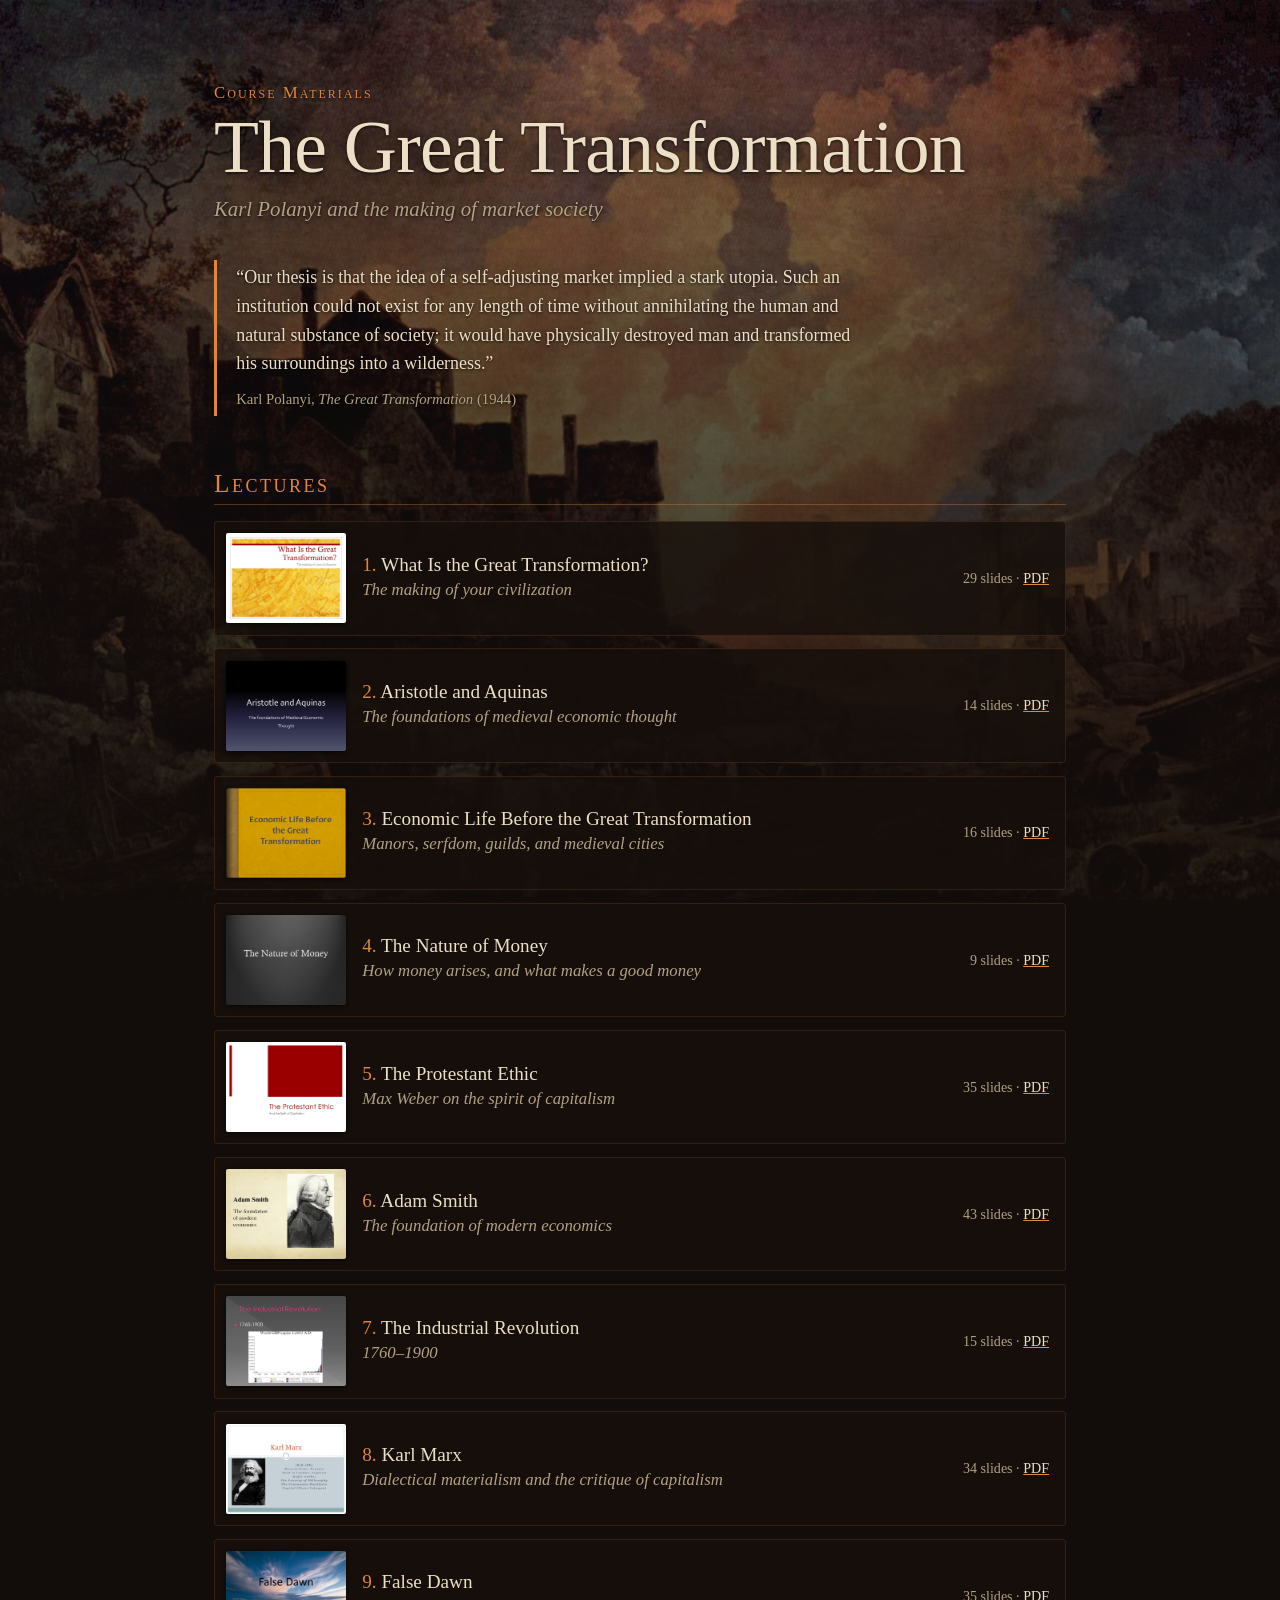
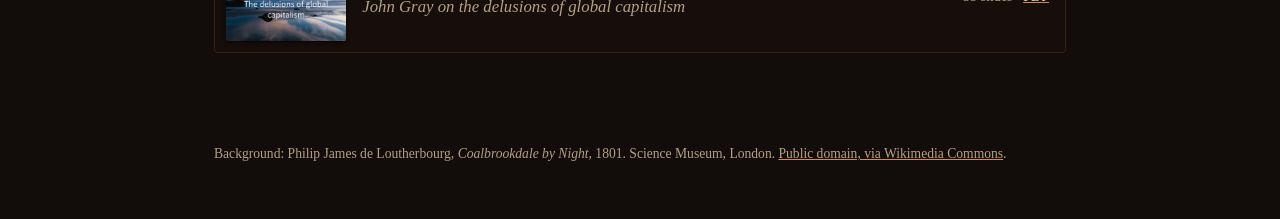
<file: index.html>
<!DOCTYPE html>
<html lang="en">
<head>
  <meta charset="utf-8">
  <meta name="viewport" content="width=device-width, initial-scale=1">
  <title>The Great Transformation</title>
  <meta name="description" content="Slides for a course on Karl Polanyi's The Great Transformation and the making of market society.">
  <link rel="stylesheet" href="style.css">
</head>
<body>
  <header class="hero">
    <p class="kicker">Course Materials</p>
    <h1>The Great Transformation</h1>
    <p class="subtitle">Karl Polanyi and the making of market society</p>
    <blockquote>
      <p>&ldquo;Our thesis is that the idea of a self-adjusting market implied
      a stark utopia. Such an institution could not exist for any length of
      time without annihilating the human and natural substance of society;
      it would have physically destroyed man and transformed his
      surroundings into a wilderness.&rdquo;</p>
      <cite>Karl Polanyi, <em>The Great Transformation</em> (1944)</cite>
    </blockquote>
  </header>

  <main>
    <h2>Lectures</h2>
    <ol class="decks">
      <li>
        <a href="WhatIsGT.html">
          <img src="WhatIsGT/slide-01.jpg" width="1200" height="900" alt="" loading="lazy">
          <span class="text">
            <span class="title">What Is the Great Transformation?</span>
            <span class="blurb">The making of your civilization</span>
          </span>
        </a>
        <span class="meta">29 slides &middot; <a href="WhatIsGT.pdf">PDF</a></span>
      </li>
      <li>
        <a href="AristotleAquinas.html">
          <img src="AristotleAquinas/slide-01.jpg" width="1200" height="900" alt="" loading="lazy">
          <span class="text">
            <span class="title">Aristotle and Aquinas</span>
            <span class="blurb">The foundations of medieval economic thought</span>
          </span>
        </a>
        <span class="meta">14 slides &middot; <a href="AristotleAquinas.pdf">PDF</a></span>
      </li>
      <li>
        <a href="MiddleAges.html">
          <img src="MiddleAges/slide-01.jpg" width="1200" height="900" alt="" loading="lazy">
          <span class="text">
            <span class="title">Economic Life Before the Great Transformation</span>
            <span class="blurb">Manors, serfdom, guilds, and medieval cities</span>
          </span>
        </a>
        <span class="meta">16 slides &middot; <a href="MiddleAges.pdf">PDF</a></span>
      </li>
      <li>
        <a href="Money.html">
          <img src="Money/slide-01.jpg" width="1200" height="900" alt="" loading="lazy">
          <span class="text">
            <span class="title">The Nature of Money</span>
            <span class="blurb">How money arises, and what makes a good money</span>
          </span>
        </a>
        <span class="meta">9 slides &middot; <a href="Money.pdf">PDF</a></span>
      </li>
      <li>
        <a href="ProtestantEthic.html">
          <img src="ProtestantEthic/slide-01.jpg" width="1200" height="900" alt="" loading="lazy">
          <span class="text">
            <span class="title">The Protestant Ethic</span>
            <span class="blurb">Max Weber on the spirit of capitalism</span>
          </span>
        </a>
        <span class="meta">35 slides &middot; <a href="ProtestantEthic.pdf">PDF</a></span>
      </li>
      <li>
        <a href="AdamSmith.html">
          <img src="AdamSmith/slide-01.jpg" width="1200" height="900" alt="" loading="lazy">
          <span class="text">
            <span class="title">Adam Smith</span>
            <span class="blurb">The foundation of modern economics</span>
          </span>
        </a>
        <span class="meta">43 slides &middot; <a href="AdamSmith.pdf">PDF</a></span>
      </li>
      <li>
        <a href="IndustrialRevolution.html">
          <img src="IndustrialRevolution/slide-01.jpg" width="1200" height="900" alt="" loading="lazy">
          <span class="text">
            <span class="title">The Industrial Revolution</span>
            <span class="blurb">1760&ndash;1900</span>
          </span>
        </a>
        <span class="meta">15 slides &middot; <a href="IndustrialRevolution.pdf">PDF</a></span>
      </li>
      <li>
        <a href="Marx.html">
          <img src="Marx/slide-01.jpg" width="1200" height="900" alt="" loading="lazy">
          <span class="text">
            <span class="title">Karl Marx</span>
            <span class="blurb">Dialectical materialism and the critique of capitalism</span>
          </span>
        </a>
        <span class="meta">34 slides &middot; <a href="Marx.pdf">PDF</a></span>
      </li>
      <li>
        <a href="FalseDawn.html">
          <img src="FalseDawn/slide-01.jpg" width="1200" height="900" alt="" loading="lazy">
          <span class="text">
            <span class="title">False Dawn</span>
            <span class="blurb">John Gray on the delusions of global capitalism</span>
          </span>
        </a>
        <span class="meta">35 slides &middot; <a href="FalseDawn.pdf">PDF</a></span>
      </li>
    </ol>
  </main>

  <footer>
    <p>
      Background: Philip James de Loutherbourg,
      <em>Coalbrookdale by Night</em>, 1801. Science Museum, London.
      <a href="https://commons.wikimedia.org/wiki/File:Philipp_Jakob_Loutherbourg_d._J._002.jpg">Public domain, via Wikimedia Commons</a>.
    </p>
  </footer>
</body>
</html>
</file>
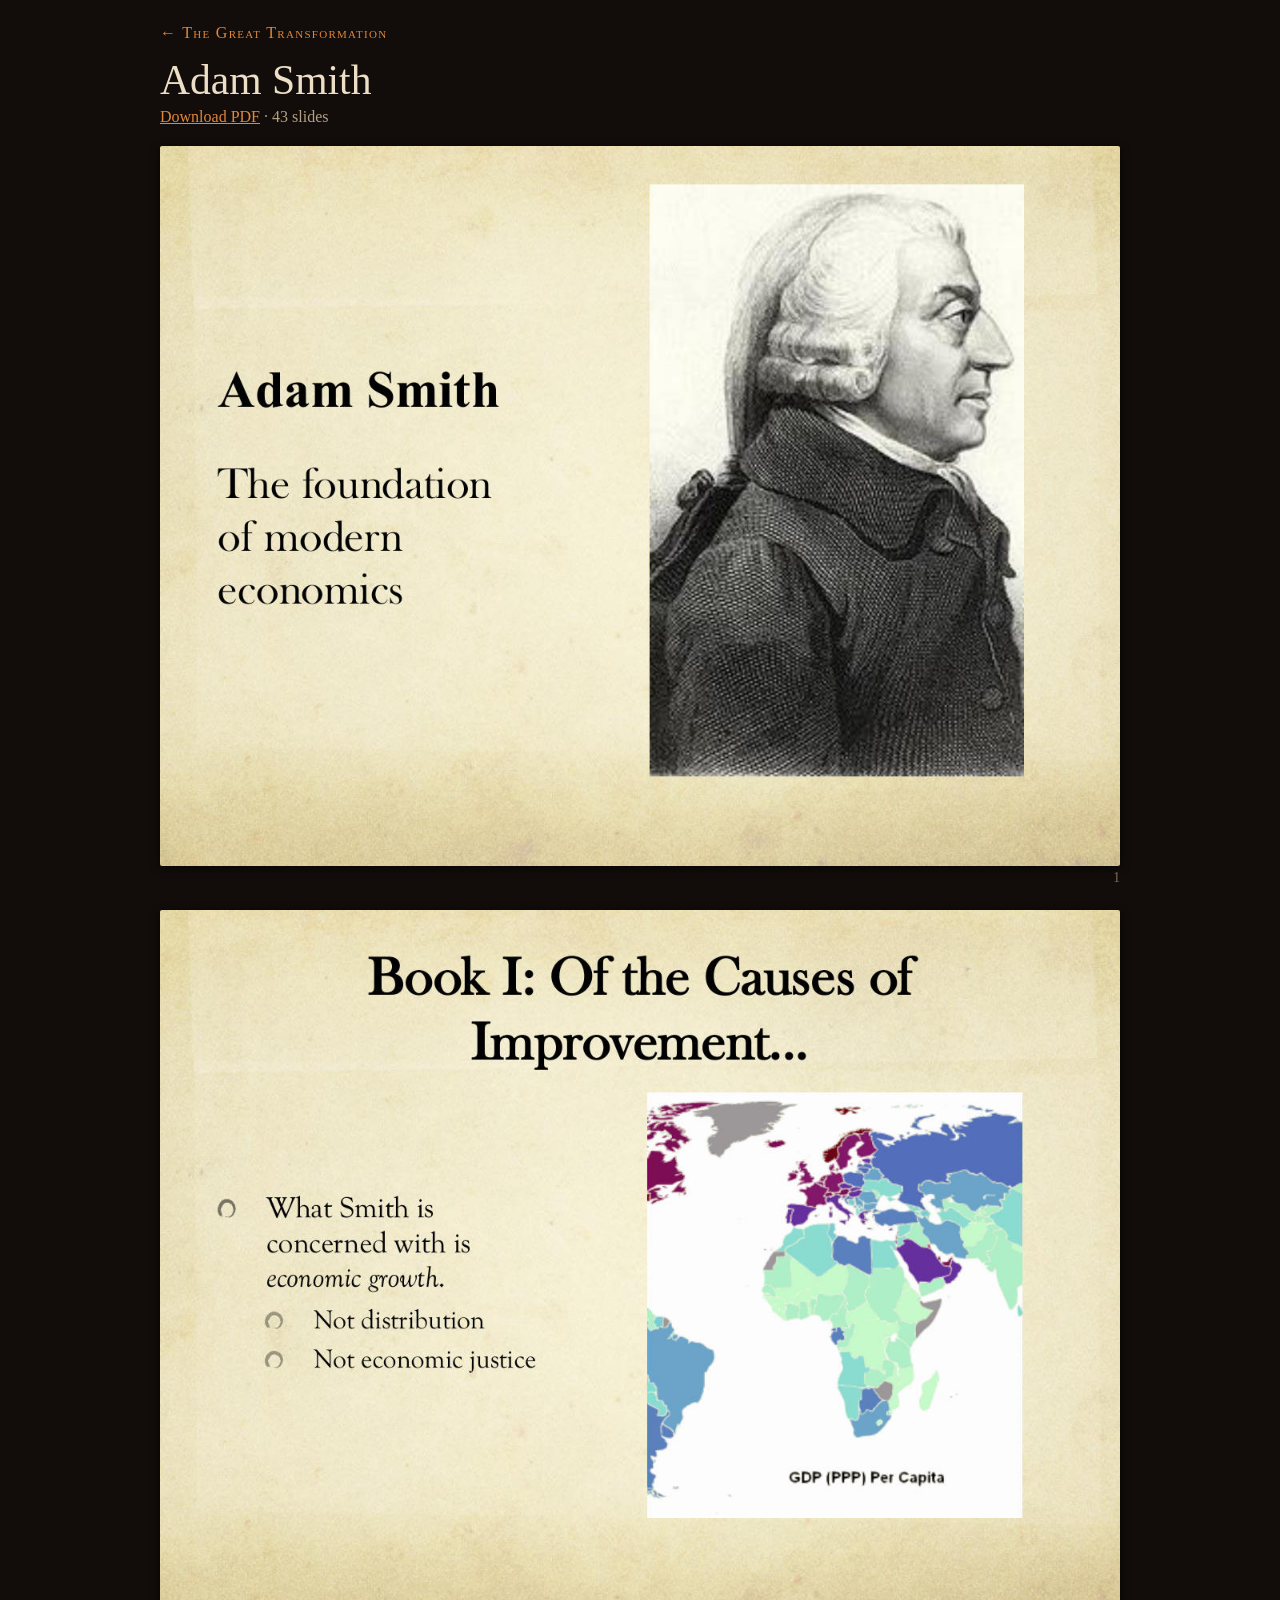
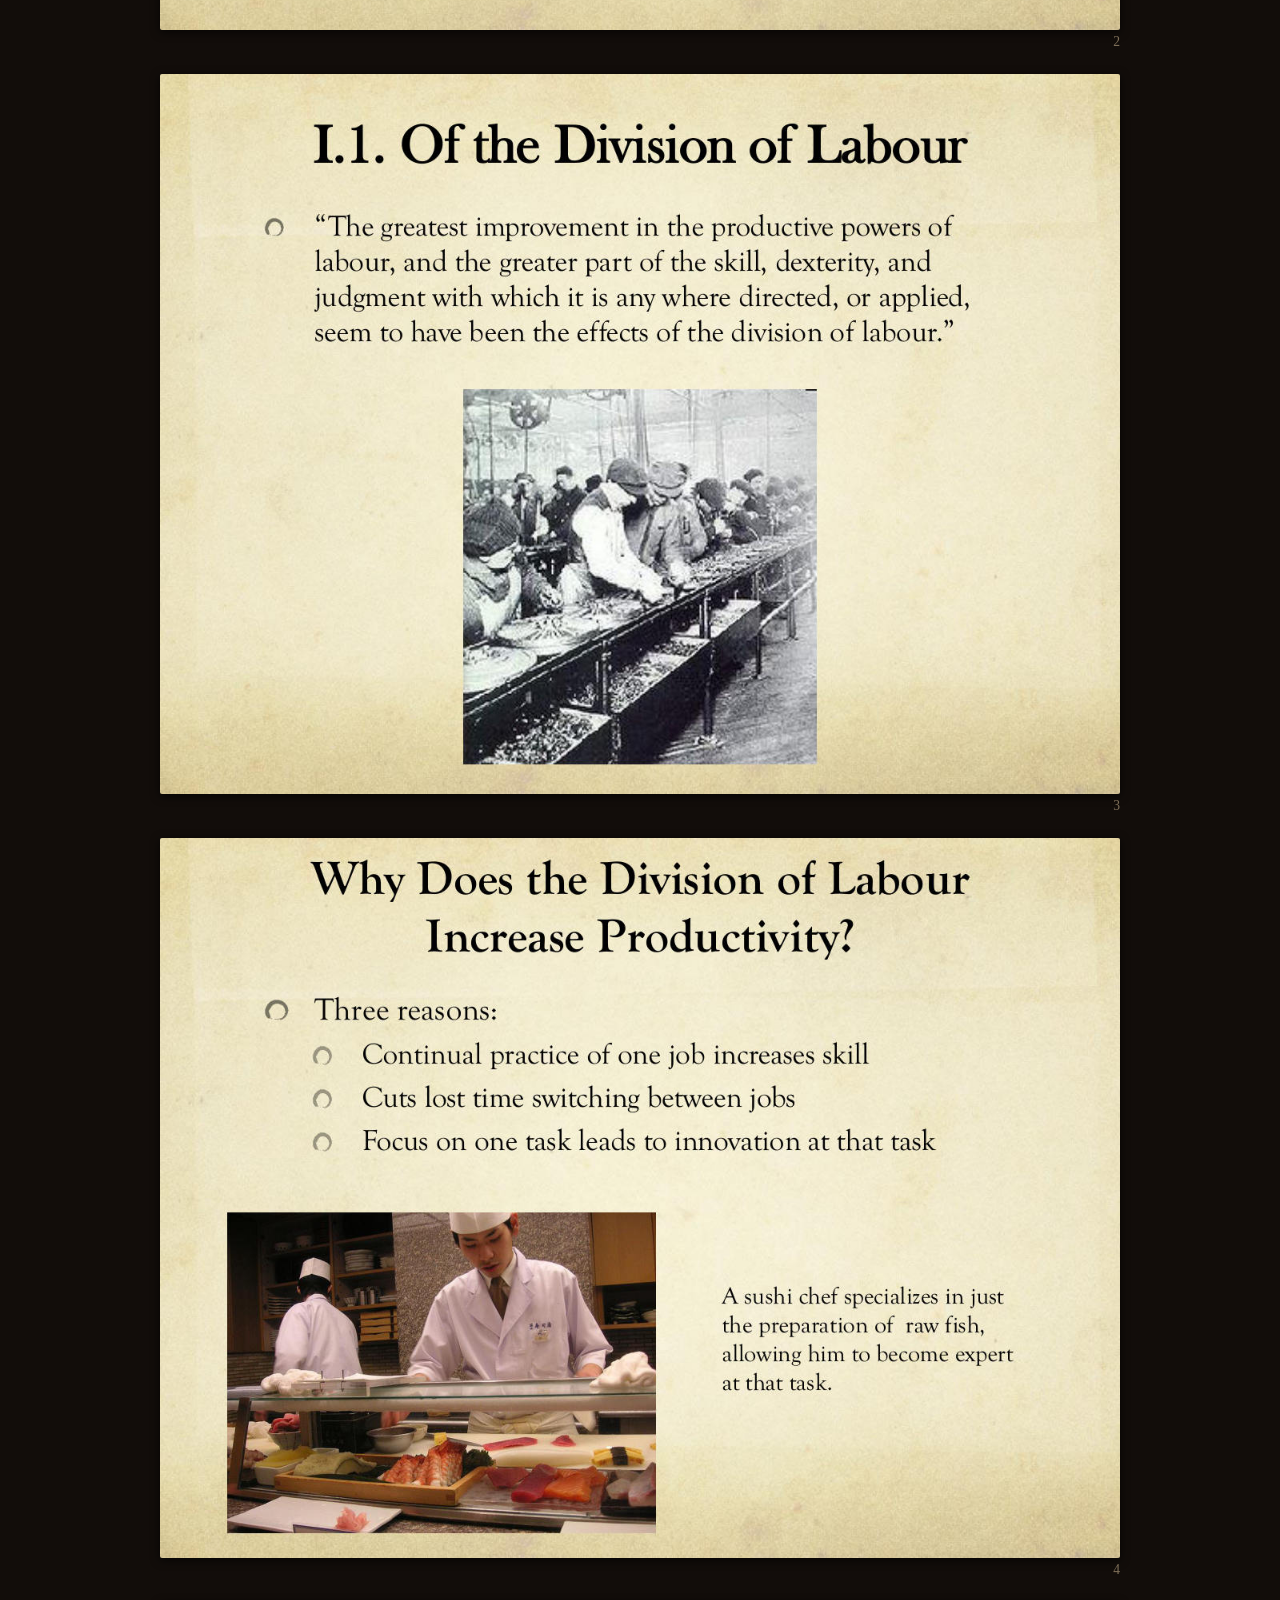
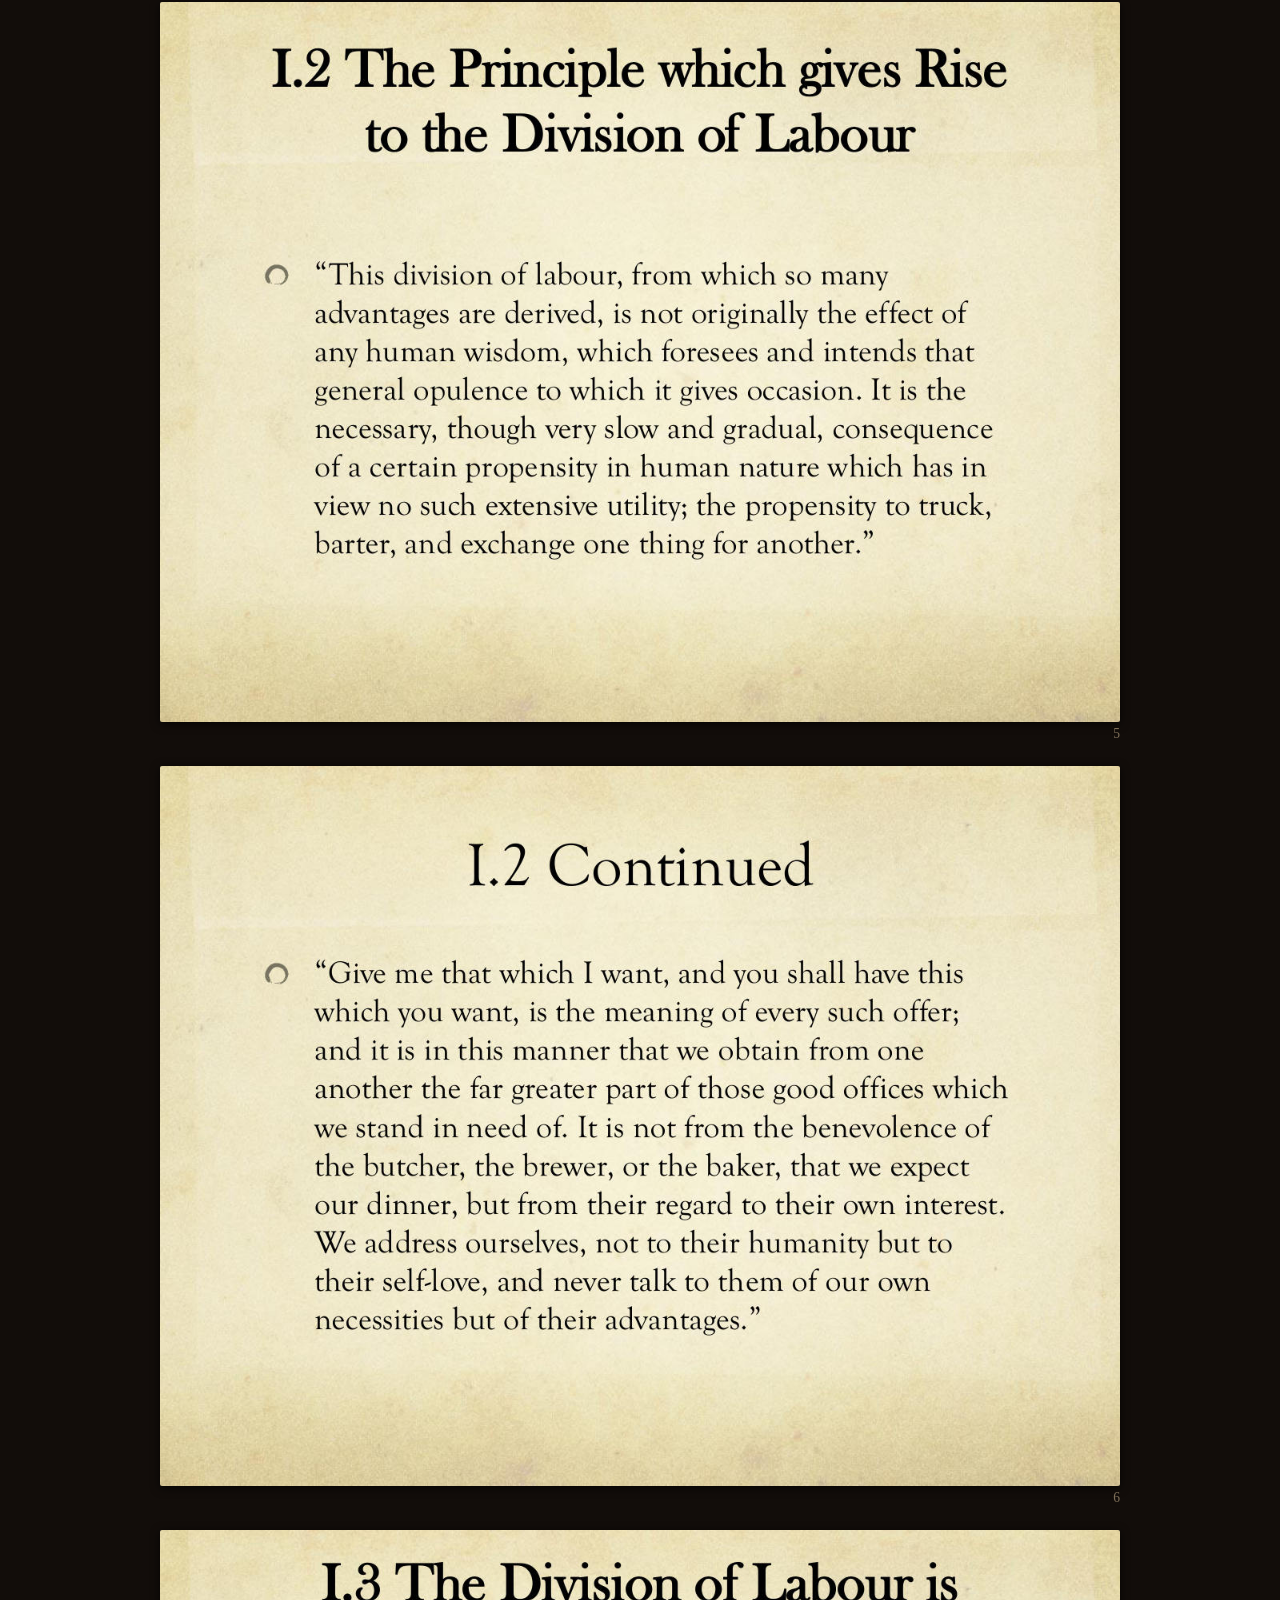
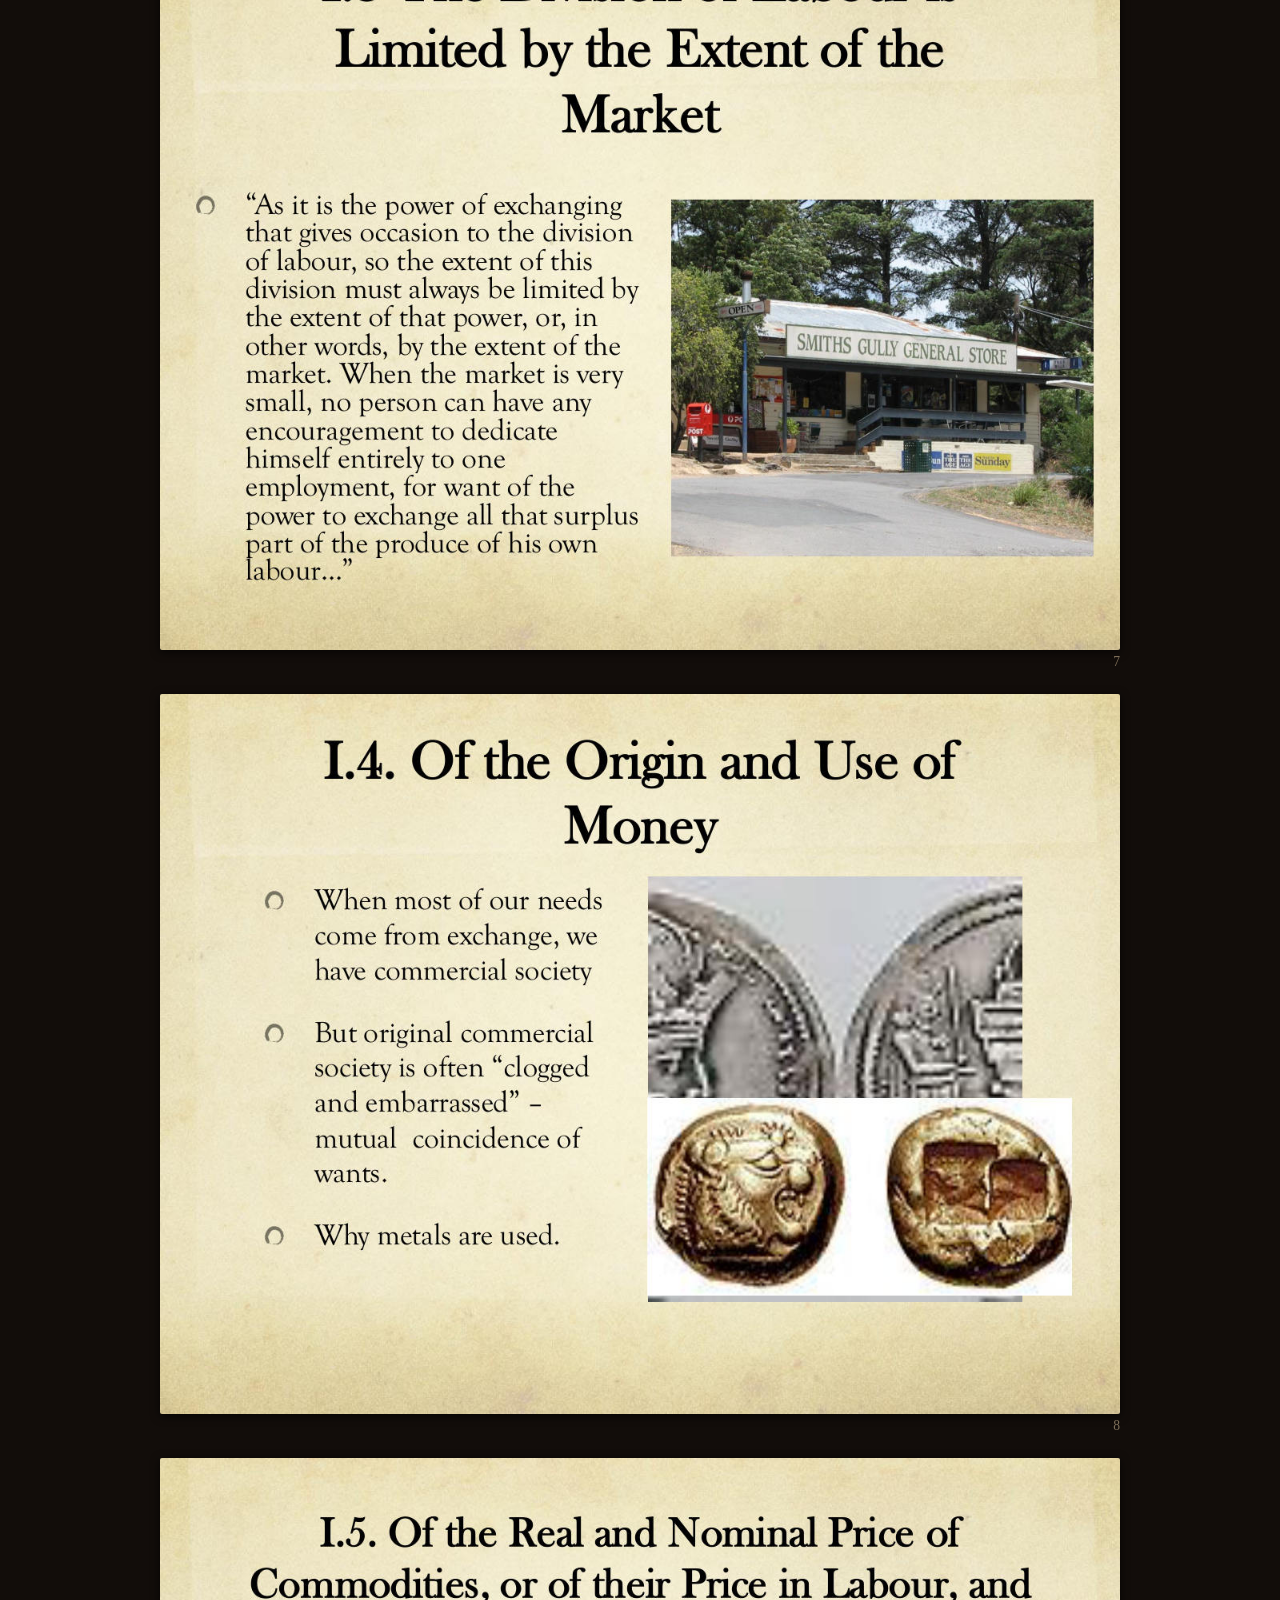
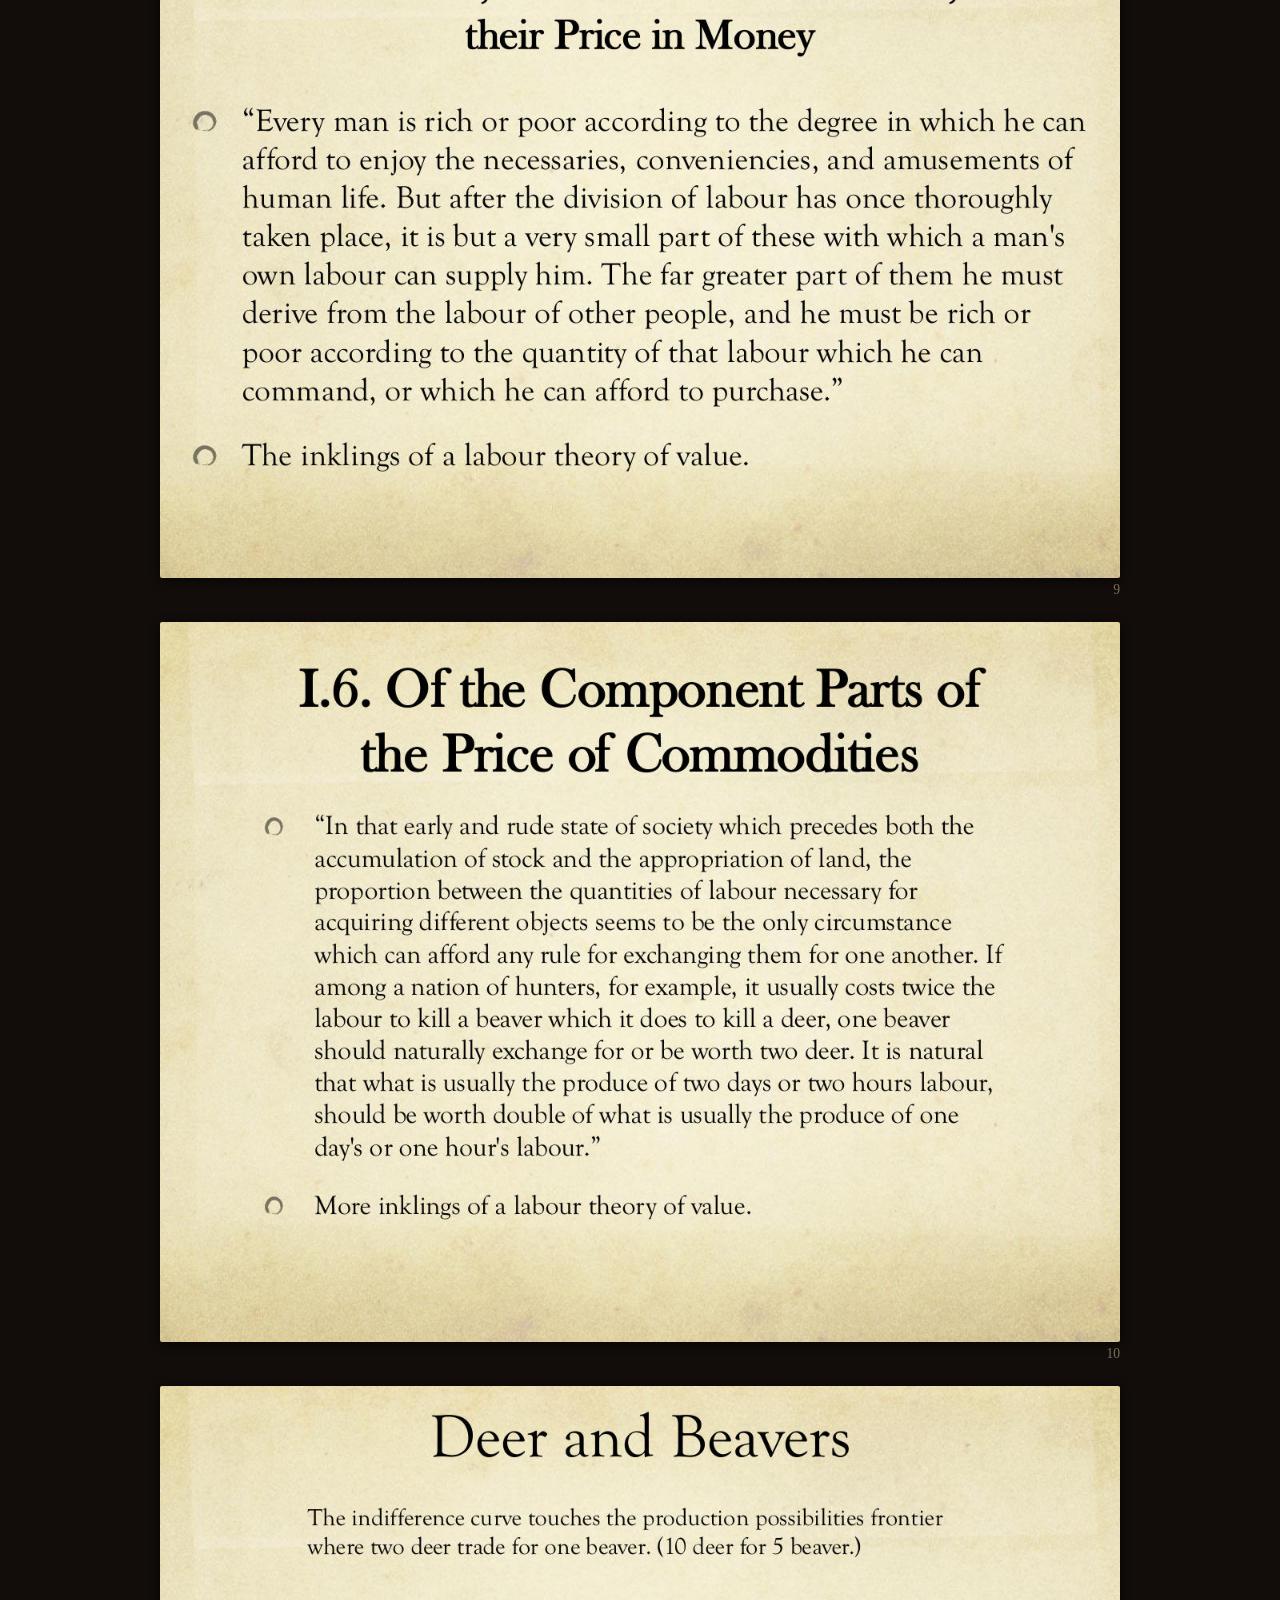
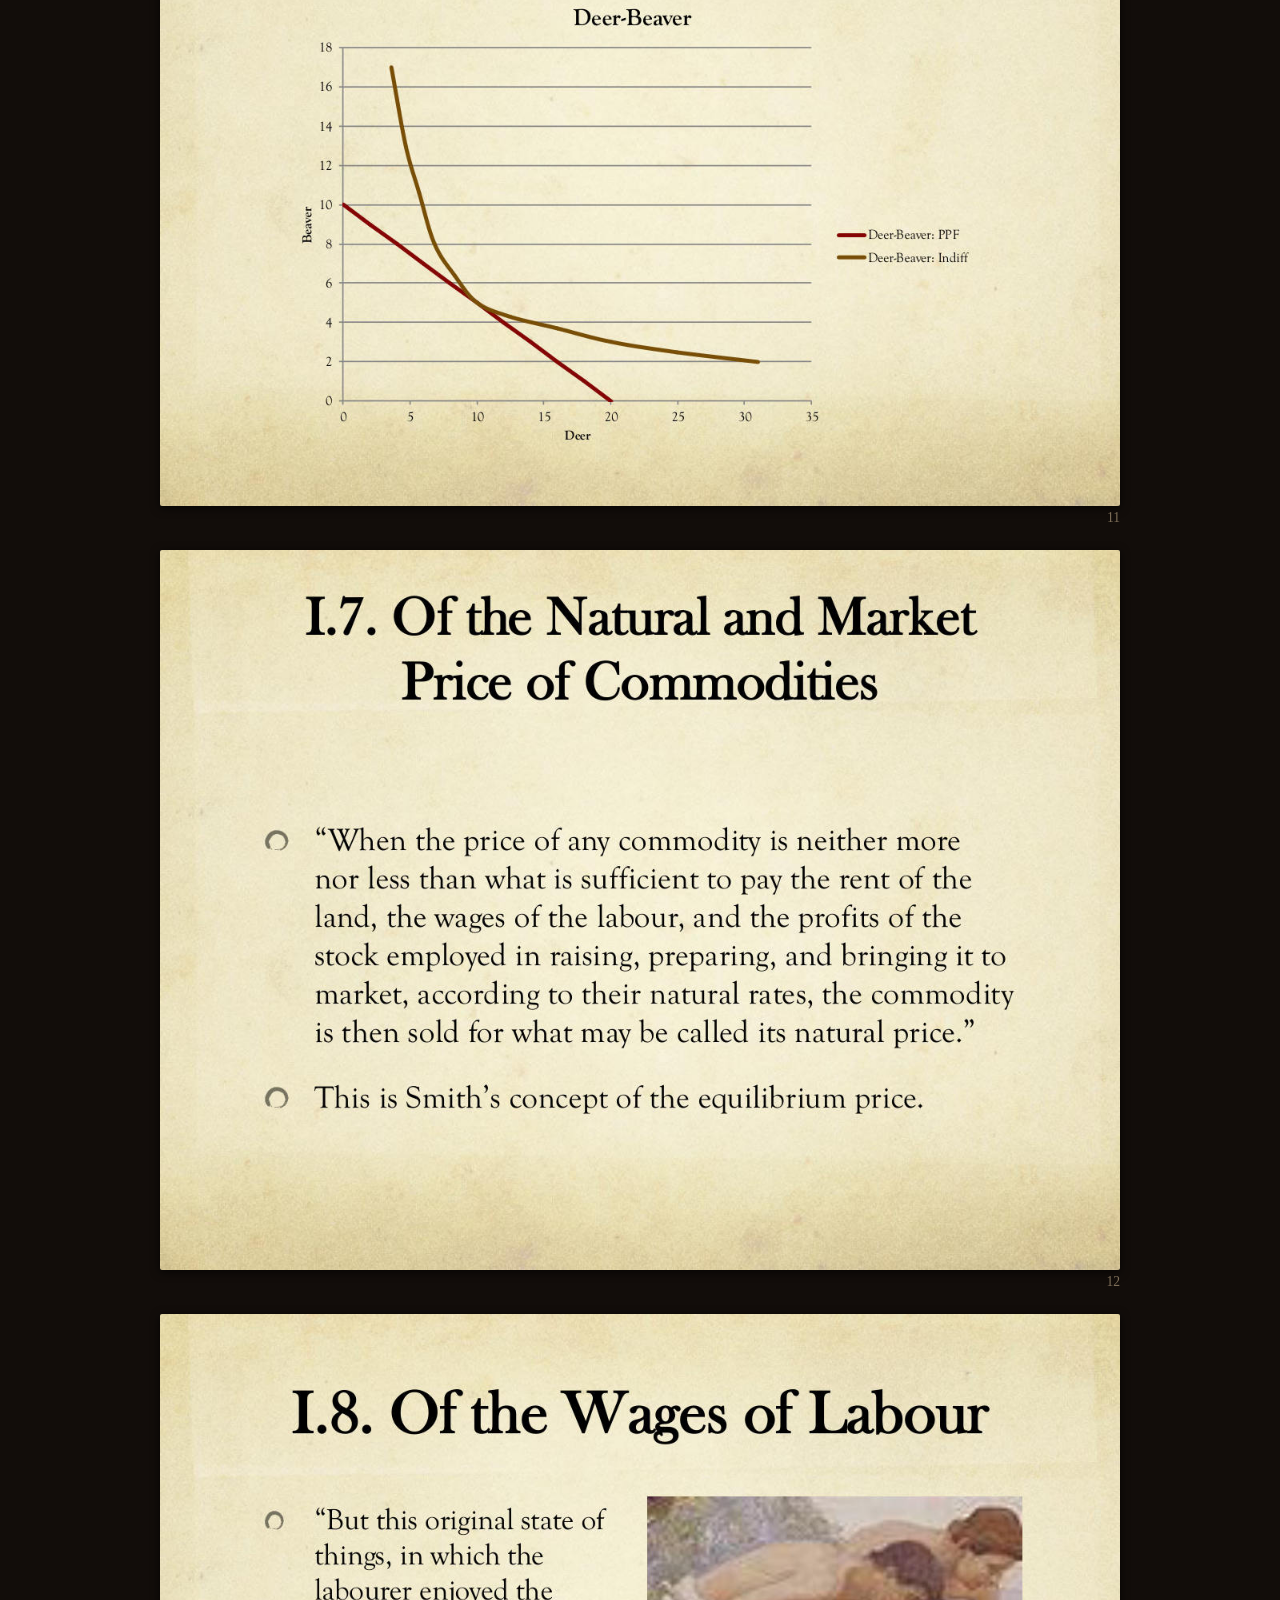
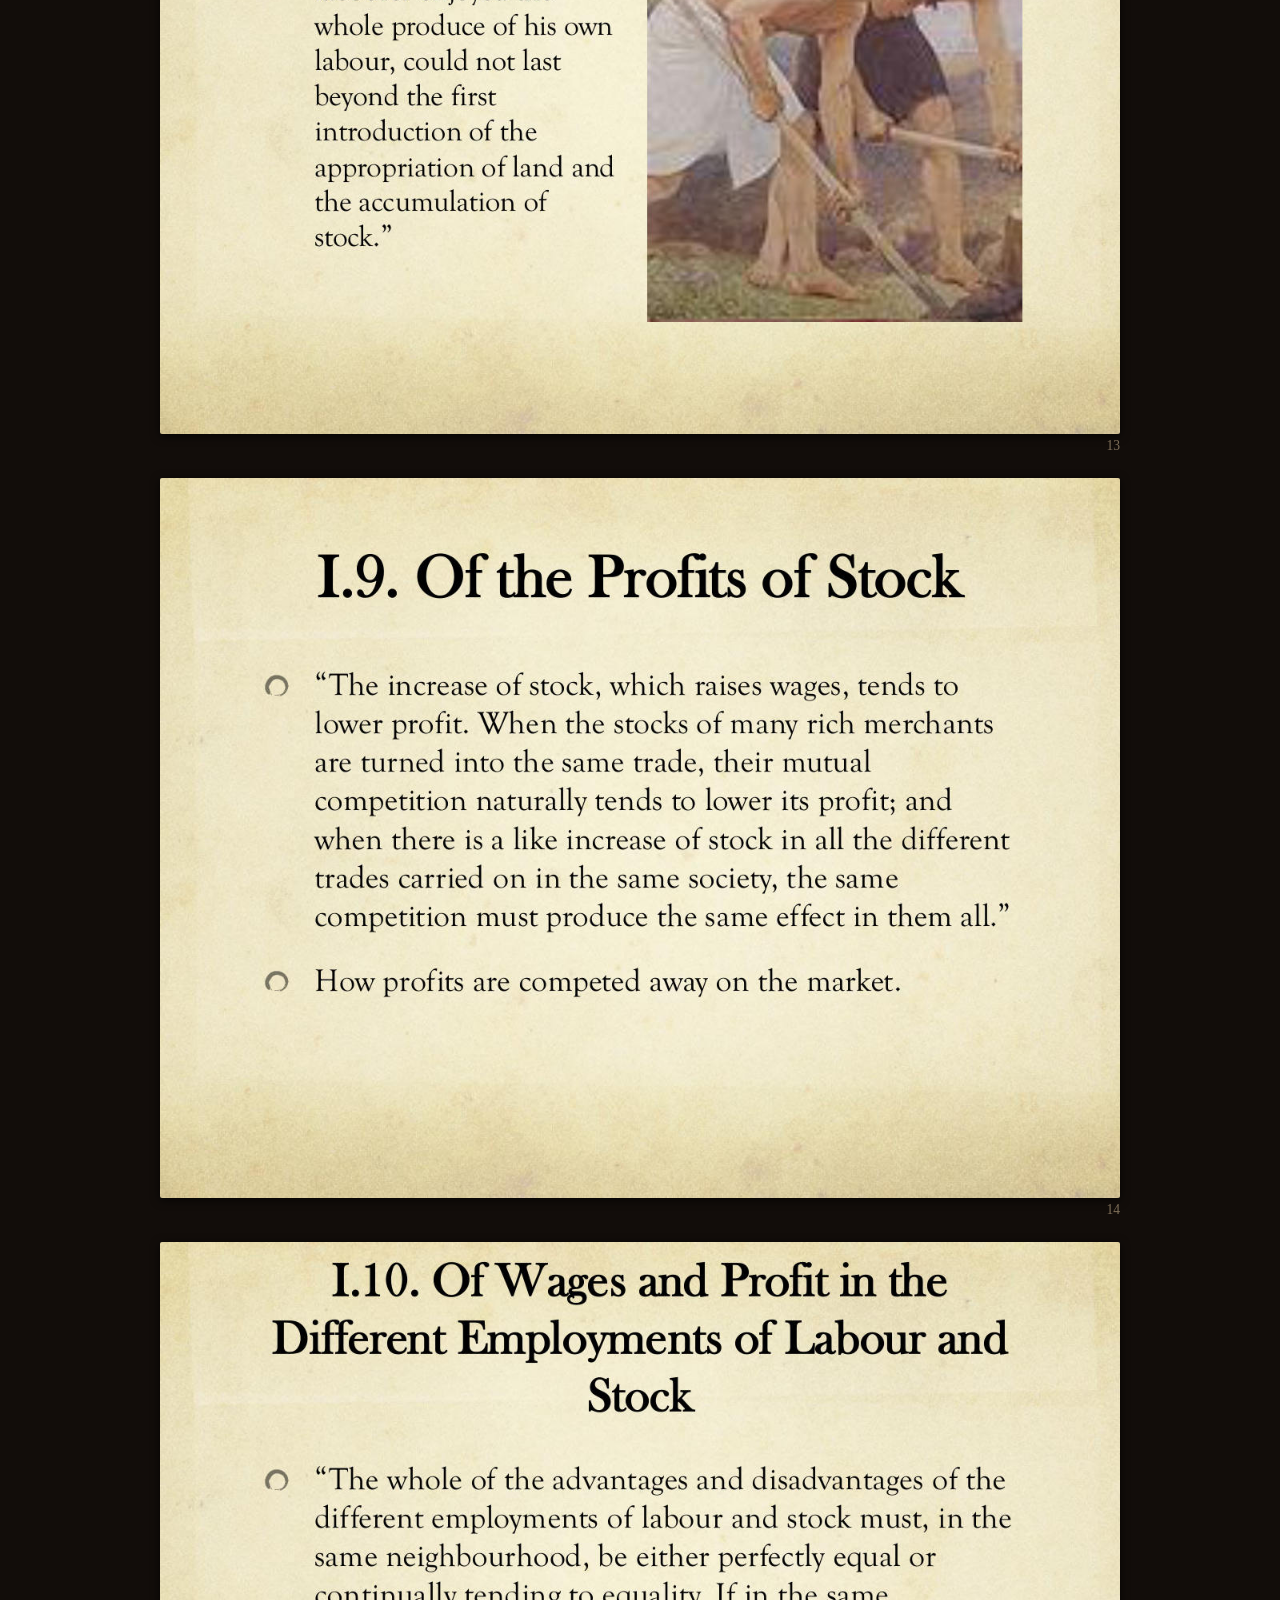
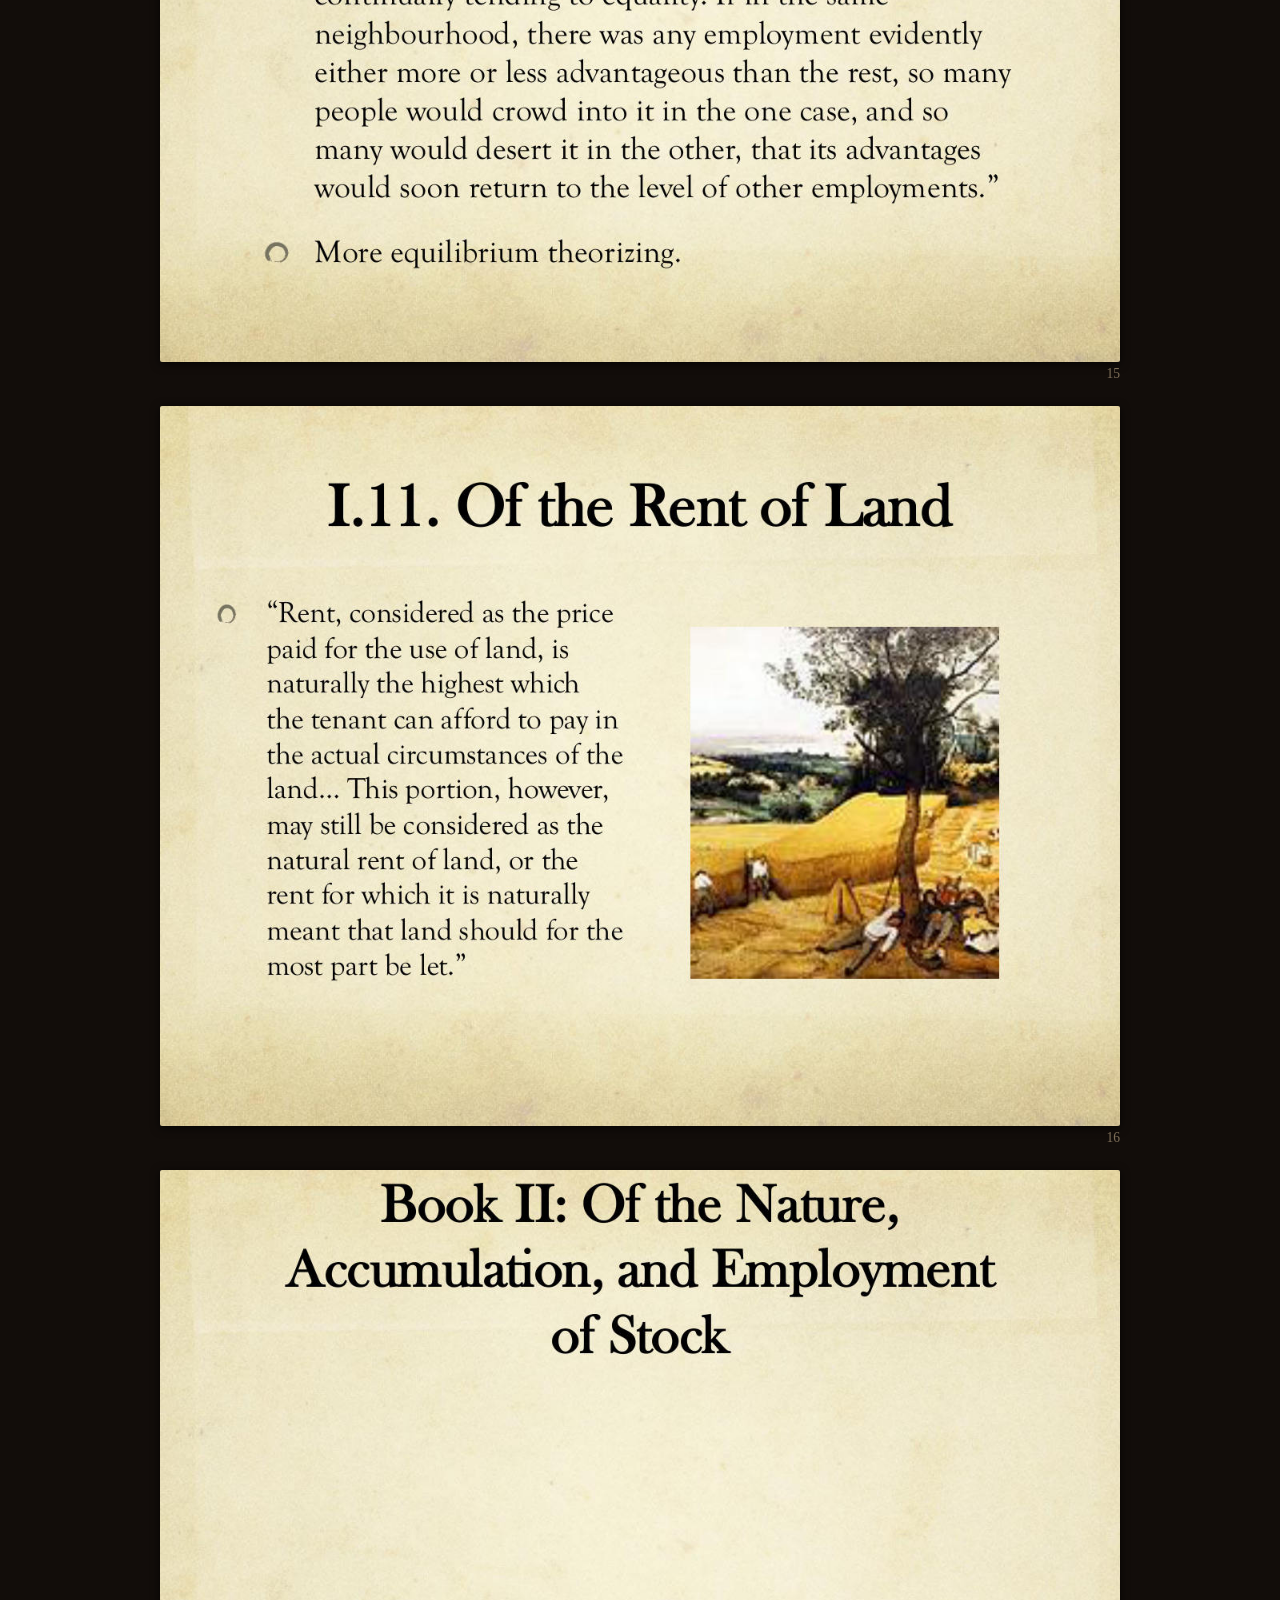
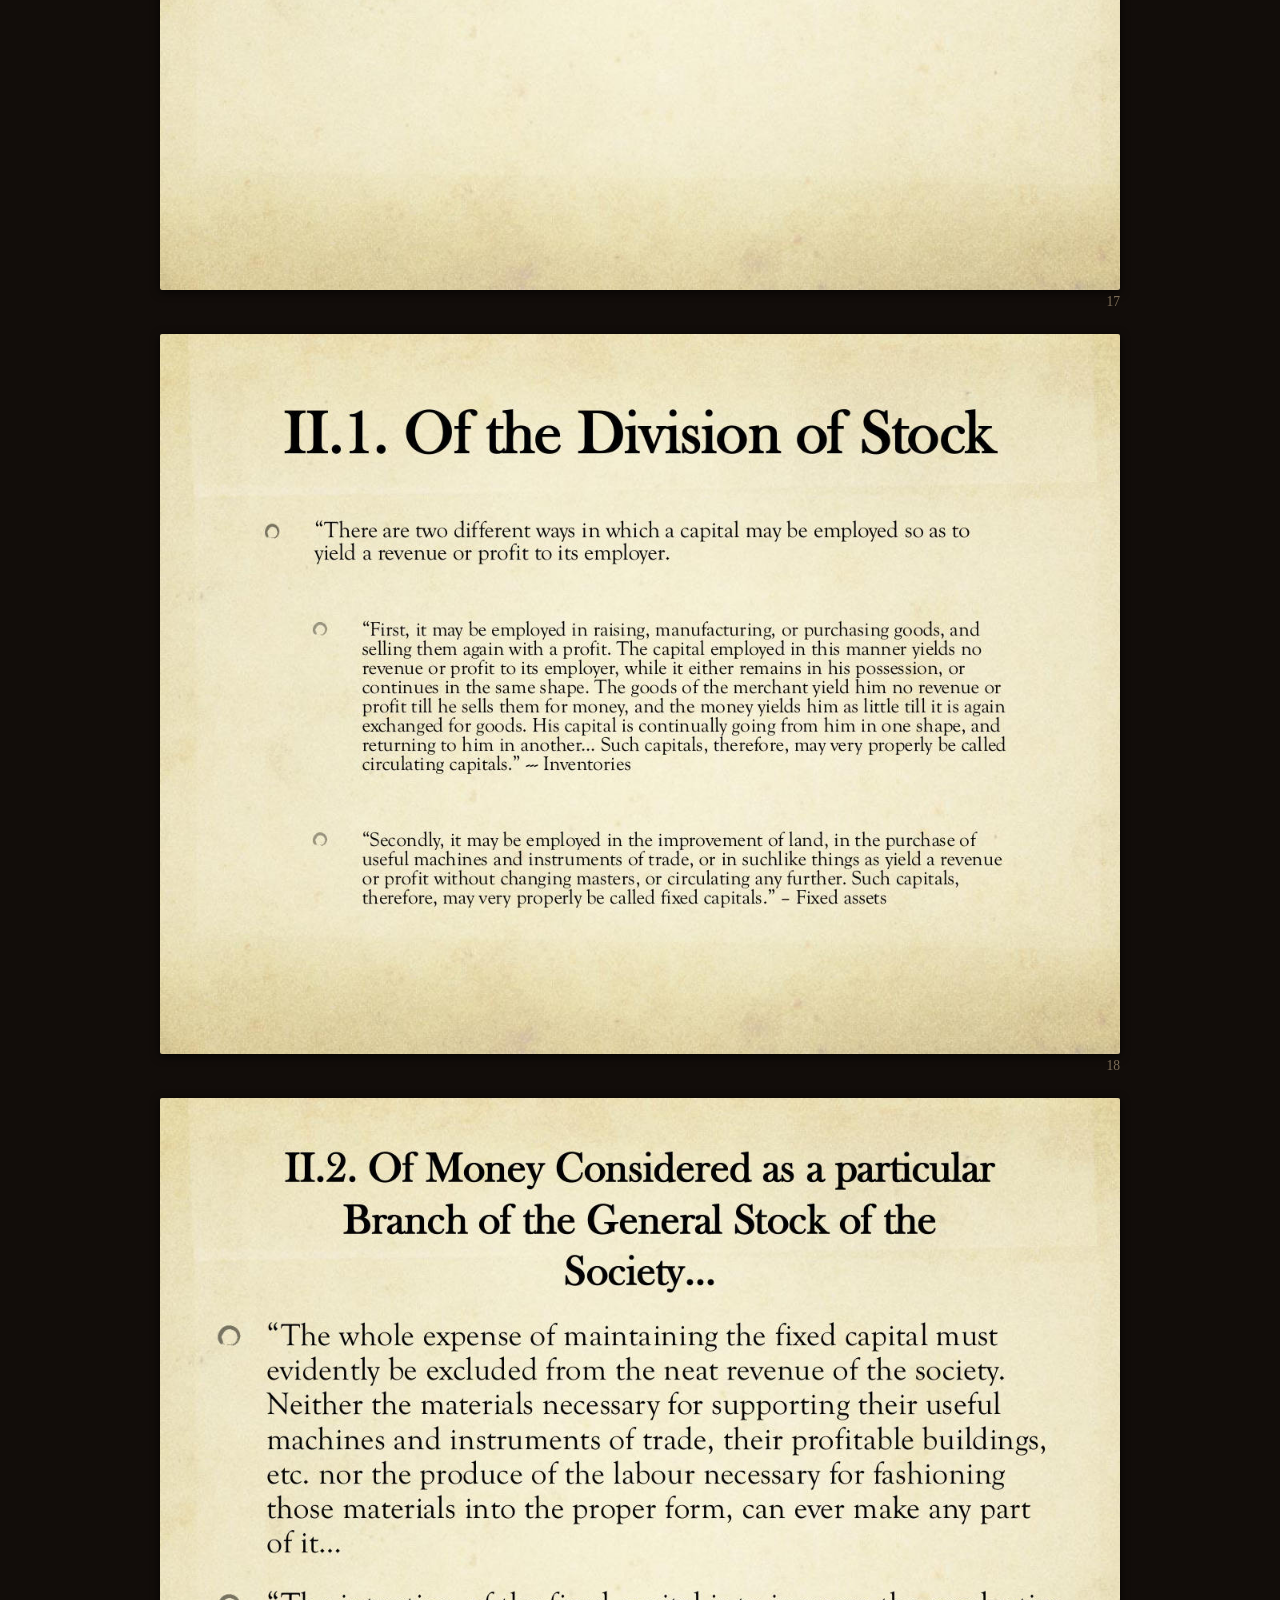
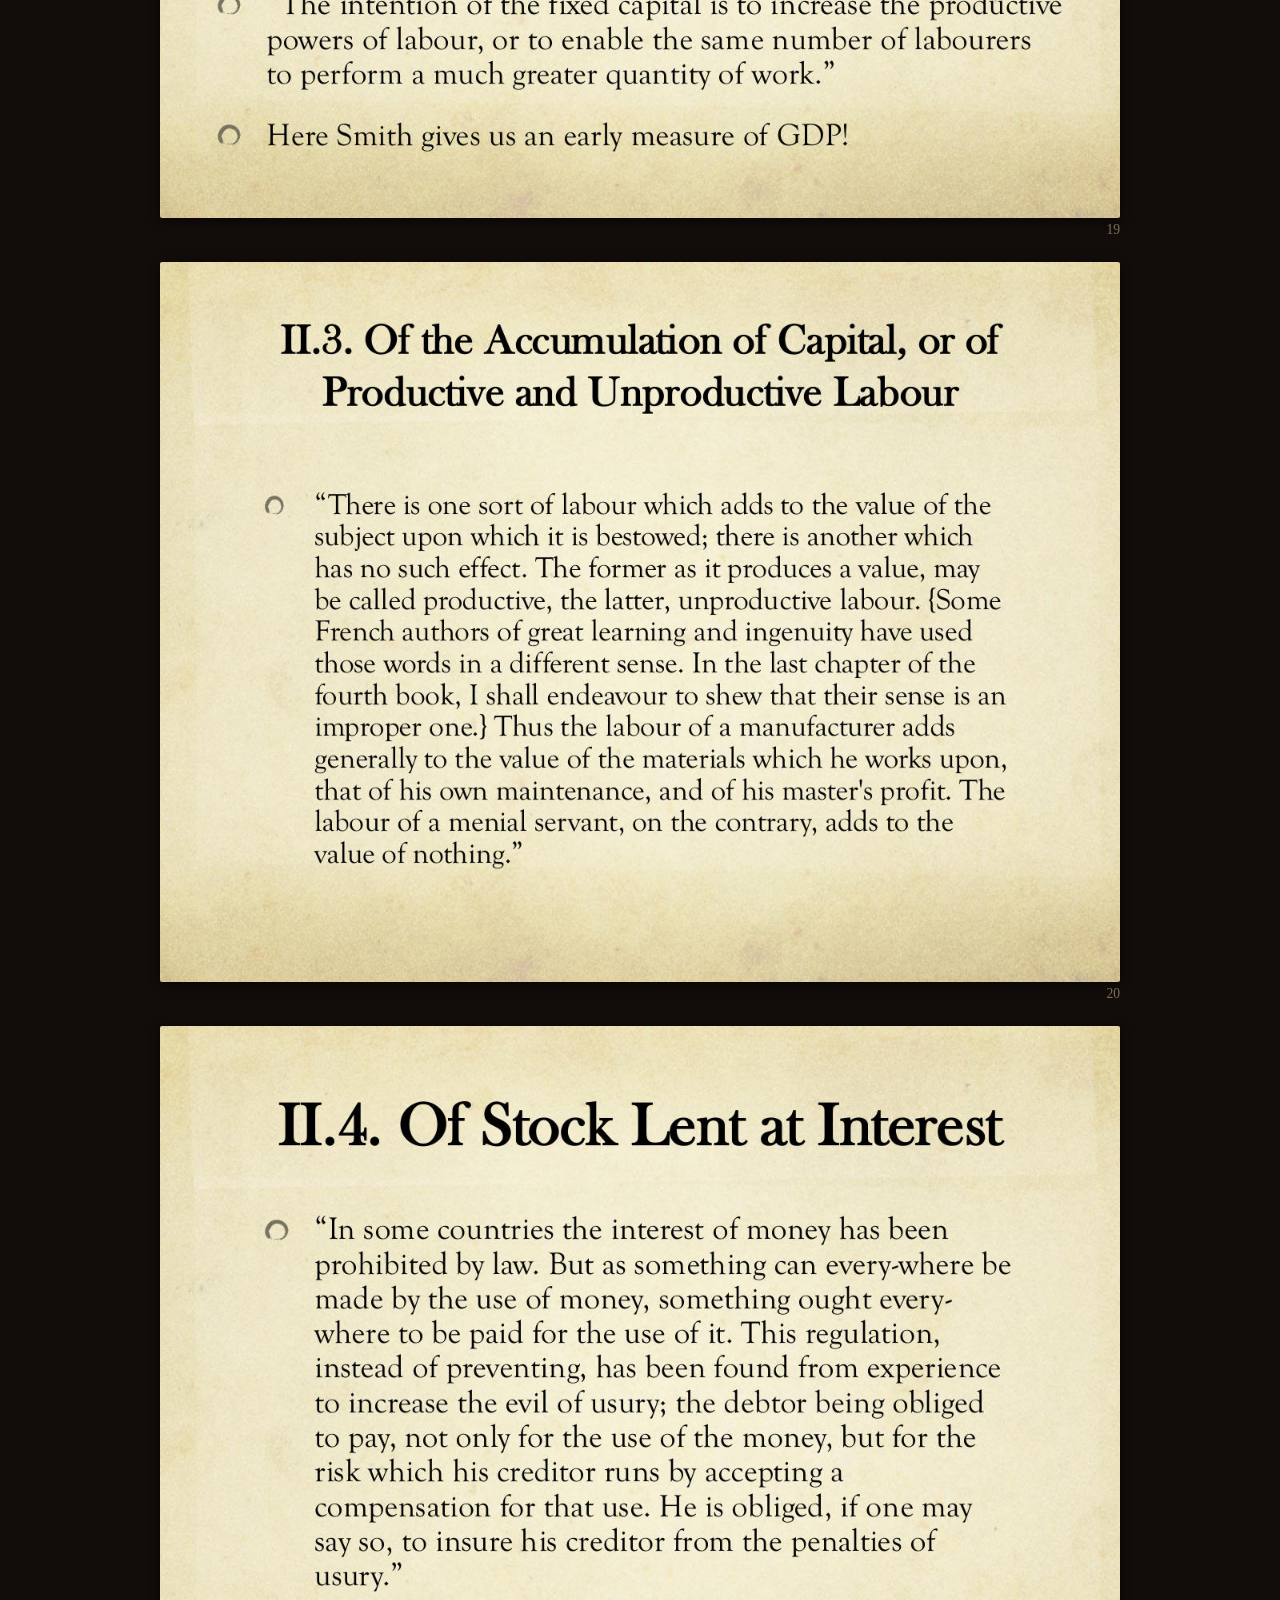
<file: AdamSmith.html>
<!DOCTYPE html>
<html lang="en">
<head>
  <meta charset="utf-8">
  <meta name="viewport" content="width=device-width, initial-scale=1">
  <title>Adam Smith | The Great Transformation</title>
  <link rel="stylesheet" href="slides.css">
</head>
<body>
  <header>
    <p class="home"><a href="index.html">&larr; The Great Transformation</a></p>
    <h1>Adam Smith</h1>
    <p><a href="AdamSmith.pdf">Download PDF</a> &middot; 43 slides</p>
  </header>
  <main>
    <figure id="slide-1">
      <img src="AdamSmith/slide-01.jpg" width="1200" height="900" alt="Adam Smith. The foundation of modern economics">
      <figcaption><a href="#slide-1">1</a></figcaption>
    </figure>
    <figure id="slide-2">
      <img src="AdamSmith/slide-02.jpg" width="1200" height="900" alt="Book I: Of the Causes of Improvement... What Smith is concerned with is economic growth. Not distribution. Not economic justice" loading="lazy">
      <figcaption><a href="#slide-2">2</a></figcaption>
    </figure>
    <figure id="slide-3">
      <img src="AdamSmith/slide-03.jpg" width="1200" height="900" alt="I.1. Of the Division of Labour. “The greatest improvement in the productive powers of labour, and the greater part of the skill, dexterity, and judgment with which it is any where directed, or applied, seem to have been the effects of the division of labour.”" loading="lazy">
      <figcaption><a href="#slide-3">3</a></figcaption>
    </figure>
    <figure id="slide-4">
      <img src="AdamSmith/slide-04.jpg" width="1200" height="900" alt="Why Does the Division of Labour Increase Productivity? Three reasons: Continual practice of one job increases skill. Cuts lost time switching between jobs. Focus on one task leads to innovation at that task. A sushi chef specializes in just the preparation of raw fish, allowing him to become expert at that task." loading="lazy">
      <figcaption><a href="#slide-4">4</a></figcaption>
    </figure>
    <figure id="slide-5">
      <img src="AdamSmith/slide-05.jpg" width="1200" height="900" alt="I.2 The Principle which gives Rise to the Division of Labour. “This division of labour, from which so many advantages are derived, is not originally the effect of any human wisdom, which foresees and intends that general opulence to which it gives occasion. It is the necessary, though very slow and gradual, consequence of a certain propensity in human nature which has in view no such extensive utility; the propensity to truck, barter, and exchange one thing for another.”" loading="lazy">
      <figcaption><a href="#slide-5">5</a></figcaption>
    </figure>
    <figure id="slide-6">
      <img src="AdamSmith/slide-06.jpg" width="1200" height="900" alt="I.2 Continued. “Give me that which I want, and you shall have this which you want, is the meaning of every such offer; and it is in this manner that we obtain from one another the far greater part of those good offices which we stand in need of. It is not from the benevolence of the butcher, the brewer, or the baker, that we expect our dinner, but from their regard to their own interest. We address ourselves, not to their humanity but to their self-love, and never talk to them of our own necessities but of their advantages.”" loading="lazy">
      <figcaption><a href="#slide-6">6</a></figcaption>
    </figure>
    <figure id="slide-7">
      <img src="AdamSmith/slide-07.jpg" width="1200" height="900" alt="I.3 The Division of Labour is Limited by the Extent of the Market. “As it is the power of exchanging that gives occasion to the division of labour, so the extent of this division must always be limited by the extent of that power, or, in other words, by the extent of the market. When the market is very small, no person can have any encouragement to dedicate himself entirely to one employment, for want of the power to exchange all that surplus part of the produce of his own labour…”" loading="lazy">
      <figcaption><a href="#slide-7">7</a></figcaption>
    </figure>
    <figure id="slide-8">
      <img src="AdamSmith/slide-08.jpg" width="1200" height="900" alt="I.4. Of the Origin and Use of Money. When most of our needs come from exchange, we have commercial society. But original commercial society is often “clogged and embarrassed” – mutual coincidence of wants. Why metals are used." loading="lazy">
      <figcaption><a href="#slide-8">8</a></figcaption>
    </figure>
    <figure id="slide-9">
      <img src="AdamSmith/slide-09.jpg" width="1200" height="900" alt="I.5. Of the Real and Nominal Price of Commodities, or of their Price in Labour, and their Price in Money. “Every man is rich or poor according to the degree in which he can afford to enjoy the necessaries, conveniencies, and amusements of human life. But after the division of labour has once thoroughly taken place, it is but a very small part of these with which a man&#x27;s own labour can supply him. The far greater part of them he must derive from the labour of other people, and he must be rich or poor according to the quantity of that labour which he can command, or which he can afford to purchase.” The inklings of a labour theory of value." loading="lazy">
      <figcaption><a href="#slide-9">9</a></figcaption>
    </figure>
    <figure id="slide-10">
      <img src="AdamSmith/slide-10.jpg" width="1200" height="900" alt="I.6. Of the Component Parts of the Price of Commodities. “In that early and rude state of society which precedes both the accumulation of stock and the appropriation of land, the proportion between the quantities of labour necessary for acquiring different objects seems to be the only circumstance which can afford any rule for exchanging them for one another. If among a nation of hunters, for example, it usually costs twice the labour to kill a beaver which it does to kill a deer, one beaver should naturally exchange for or be worth two deer. It is natural that what is usually the produce of two days or two hours labour, should be worth double of what is usually the produce of one day&#x27;s or one hour&#x27;s labour.” More inklings of a labour theory of value." loading="lazy">
      <figcaption><a href="#slide-10">10</a></figcaption>
    </figure>
    <figure id="slide-11">
      <img src="AdamSmith/slide-11.jpg" width="1200" height="900" alt="Deer and Beavers. The indifference curve touches the production possibilities frontier where two deer trade for one beaver. (10 deer for 5 beaver.) Deer-Beaver. 18. 16. 14. 12. 10. Beaver Deer-Beaver: PPF. 8. Deer-Beaver: Indiff. 6. 4. 2. 0. 0 5 10 15 20 25 30 35. Deer" loading="lazy">
      <figcaption><a href="#slide-11">11</a></figcaption>
    </figure>
    <figure id="slide-12">
      <img src="AdamSmith/slide-12.jpg" width="1200" height="900" alt="I.7. Of the Natural and Market Price of Commodities. “When the price of any commodity is neither more nor less than what is sufficient to pay the rent of the land, the wages of the labour, and the profits of the stock employed in raising, preparing, and bringing it to market, according to their natural rates, the commodity is then sold for what may be called its natural price.” This is Smith’s concept of the equilibrium price." loading="lazy">
      <figcaption><a href="#slide-12">12</a></figcaption>
    </figure>
    <figure id="slide-13">
      <img src="AdamSmith/slide-13.jpg" width="1200" height="900" alt="I.8. Of the Wages of Labour. “But this original state of things, in which the labourer enjoyed the whole produce of his own labour, could not last beyond the first introduction of the appropriation of land and the accumulation of stock.”" loading="lazy">
      <figcaption><a href="#slide-13">13</a></figcaption>
    </figure>
    <figure id="slide-14">
      <img src="AdamSmith/slide-14.jpg" width="1200" height="900" alt="I.9. Of the Profits of Stock. “The increase of stock, which raises wages, tends to lower profit. When the stocks of many rich merchants are turned into the same trade, their mutual competition naturally tends to lower its profit; and when there is a like increase of stock in all the different trades carried on in the same society, the same competition must produce the same effect in them all.” How profits are competed away on the market." loading="lazy">
      <figcaption><a href="#slide-14">14</a></figcaption>
    </figure>
    <figure id="slide-15">
      <img src="AdamSmith/slide-15.jpg" width="1200" height="900" alt="I.10. Of Wages and Profit in the Different Employments of Labour and Stock. “The whole of the advantages and disadvantages of the different employments of labour and stock must, in the same neighbourhood, be either perfectly equal or continually tending to equality. If in the same neighbourhood, there was any employment evidently either more or less advantageous than the rest, so many people would crowd into it in the one case, and so many would desert it in the other, that its advantages would soon return to the level of other employments.” More equilibrium theorizing." loading="lazy">
      <figcaption><a href="#slide-15">15</a></figcaption>
    </figure>
    <figure id="slide-16">
      <img src="AdamSmith/slide-16.jpg" width="1200" height="900" alt="I.11. Of the Rent of Land. “Rent, considered as the price paid for the use of land, is naturally the highest which the tenant can afford to pay in the actual circumstances of the land… This portion, however, may still be considered as the natural rent of land, or the rent for which it is naturally meant that land should for the most part be let.”" loading="lazy">
      <figcaption><a href="#slide-16">16</a></figcaption>
    </figure>
    <figure id="slide-17">
      <img src="AdamSmith/slide-17.jpg" width="1200" height="900" alt="Book II: Of the Nature, Accumulation, and Employment of Stock" loading="lazy">
      <figcaption><a href="#slide-17">17</a></figcaption>
    </figure>
    <figure id="slide-18">
      <img src="AdamSmith/slide-18.jpg" width="1200" height="900" alt="II.1. Of the Division of Stock. “There are two different ways in which a capital may be employed so as to yield a revenue or profit to its employer. “First, it may be employed in raising, manufacturing, or purchasing goods, and selling them again with a profit. The capital employed in this manner yields no revenue or profit to its employer, while it either remains in his possession, or continues in the same shape. The goods of the merchant yield him no revenue or profit till he sells them for money, and the money yields him as little till it is again exchanged for goods. His capital is continually going from him in one shape, and returning to him in another... Such capitals, therefore, may very properly be called circulating capitals.” --- Inventories. “Secondly, it may be employed in the improvement of land, in the purchase of useful machines and instruments of trade, or in suchlike things as yield a revenue or profit without changing masters, or circulating any further. Such capitals, therefore, may very properly be called fixed capitals.” – Fixed assets" loading="lazy">
      <figcaption><a href="#slide-18">18</a></figcaption>
    </figure>
    <figure id="slide-19">
      <img src="AdamSmith/slide-19.jpg" width="1200" height="900" alt="II.2. Of Money Considered as a particular Branch of the General Stock of the Society... “The whole expense of maintaining the fixed capital must evidently be excluded from the neat revenue of the society. Neither the materials necessary for supporting their useful machines and instruments of trade, their profitable buildings, etc. nor the produce of the labour necessary for fashioning those materials into the proper form, can ever make any part of it… “The intention of the fixed capital is to increase the productive powers of labour, or to enable the same number of labourers to perform a much greater quantity of work.” Here Smith gives us an early measure of GDP!" loading="lazy">
      <figcaption><a href="#slide-19">19</a></figcaption>
    </figure>
    <figure id="slide-20">
      <img src="AdamSmith/slide-20.jpg" width="1200" height="900" alt="II.3. Of the Accumulation of Capital, or of Productive and Unproductive Labour. “There is one sort of labour which adds to the value of the subject upon which it is bestowed; there is another which has no such effect. The former as it produces a value, may be called productive, the latter, unproductive labour. {Some. French authors of great learning and ingenuity have used those words in a different sense. In the last chapter of the fourth book, I shall endeavour to shew that their sense is an improper one.} Thus the labour of a manufacturer adds generally to the value of the materials which he works upon, that of his own maintenance, and of his master&#x27;s profit. The labour of a menial servant, on the contrary, adds to the value of nothing.”" loading="lazy">
      <figcaption><a href="#slide-20">20</a></figcaption>
    </figure>
    <figure id="slide-21">
      <img src="AdamSmith/slide-21.jpg" width="1200" height="900" alt="II.4. Of Stock Lent at Interest. “In some countries the interest of money has been prohibited by law. But as something can every-where be made by the use of money, something ought every-where to be paid for the use of it. This regulation, instead of preventing, has been found from experience to increase the evil of usury; the debtor being obliged to pay, not only for the use of the money, but for the risk which his creditor runs by accepting a compensation for that use. He is obliged, if one may say so, to insure his creditor from the penalties of usury.”" loading="lazy">
      <figcaption><a href="#slide-21">21</a></figcaption>
    </figure>
    <figure id="slide-22">
      <img src="AdamSmith/slide-22.jpg" width="1200" height="900" alt="II.5. Of the Different Employment of Capitals. “A capital may be employed in four different ways: either, first, in procuring the rude produce annually required for the use and consumption of the society; or, secondly, in manufacturing and preparing that rude produce for immediate use and consumption; or, thirdly, in transporting either the rude or manufactured produce from the places where they abound to those where they are wanted; or, lastly, in dividing particular portions of either into such small parcels as suit the occasional demands of those who want them. In the first way are employed the capitals of all those who undertake the improvement or cultivation of lands, mines, or fisheries; in the second, those of all master manufacturers; in the third, those of all wholesale merchants; and in the fourth, those of all retailers.”" loading="lazy">
      <figcaption><a href="#slide-22">22</a></figcaption>
    </figure>
    <figure id="slide-23">
      <img src="AdamSmith/slide-23.jpg" width="1200" height="900" alt="Of the Different Employment of Capitals (II) “Each of these four methods of employing a capital is essentially necessary either to the existence or extension of the other three, or to the general conveniency of the society. “Unless a capital was employed in furnishing rude produce to a certain degree of abundance, neither manufactures nor trade of any kind could exist. “Unless a capital was employed in manufacturing that part of the rude produce which requires a good deal of preparation before it can be fit for use and consumption, it either would never be produced, because there could be no demand for it; or if it was produced spontaneously, it would be of no value in exchange, and could add nothing to the wealth of the society. “Unless a capital was employed in transporting either the rude or manufactured produce from the places where it abounds to those where it is wanted, no more of either could be produced than was necessary for the consumption of the neighbourhood. The capital of the merchant exchanges the surplus produce of one place for that of another, and thus encourages the industry and increases the enjoyments of both. “Unless a capital was employed in breaking and dividing certain portions either of the rude or manufactured produce into such small parcels as suit the occasional demands of those who want them, every man would be obliged to purchase a greater quantity of the goods he wanted than his immediate occasions required. If there was no such trade as a butcher, for example, every man would be obliged to purchase a whole ox or a whole sheep at a time.”" loading="lazy">
      <figcaption><a href="#slide-23">23</a></figcaption>
    </figure>
    <figure id="slide-24">
      <img src="AdamSmith/slide-24.jpg" width="1200" height="900" alt="Book III: Of the different Progress of Opulence in different Nations. Smith believes that the natural order of economic development is: Agriculture is advanced so long as there is uncultivated land in the area. Then local manufacturing is developed. Lastly, foreign trade is developed." loading="lazy">
      <figcaption><a href="#slide-24">24</a></figcaption>
    </figure>
    <figure id="slide-25">
      <img src="AdamSmith/slide-25.jpg" width="1200" height="900" alt="III.1. Of the Natural Progress of Opulence. “We must not, however, upon this account, imagine that the gain of the town is the loss of the country. The gains of both are mutual and reciprocal, and the division of labour is in this, as in all other cases, advantageous to all the different persons employed in the various occupations into which it is subdivided. The inhabitants of the country purchase of the town a greater quantity of manufactured goods, with the produce of a much smaller quantity of their own labour, than they must have employed had they attempted to prepare them themselves.”" loading="lazy">
      <figcaption><a href="#slide-25">25</a></figcaption>
    </figure>
    <figure id="slide-26">
      <img src="AdamSmith/slide-26.jpg" width="1200" height="900" alt="III.2. Of the Discouragement of Agriculture after the Fall of the Roman Empire" loading="lazy">
      <figcaption><a href="#slide-26">26</a></figcaption>
    </figure>
    <figure id="slide-27">
      <img src="AdamSmith/slide-27.jpg" width="1200" height="900" alt="III.3. Of the Rise and Progress of Cities and Towns, after the Fall of the Roman Empire. “The inhabitants of cities and towns were, after the fall of the. Roman empire, not more favoured than those of the country. They consisted, indeed, of a very different order of people from the first inhabitants of the ancient republics of Greece and Italy. These last were composed chiefly of the proprietors of lands, among whom the public territory was originally divided, and who found it convenient to build their houses in the neighbourhood of one another, and to surround them with a wall, for the sake of common defence. After the fall of the Roman empire, on the contrary, the proprietors of land seem generally to have lived in fortified castles on their own estates, and in the midst of their own tenants and dependants. The towns were chiefly inhabited by tradesmen and mechanics, who seem, in those days, to have been of servile, or very nearly of servile condition.”" loading="lazy">
      <figcaption><a href="#slide-27">27</a></figcaption>
    </figure>
    <figure id="slide-28">
      <img src="AdamSmith/slide-28.jpg" width="1200" height="900" alt="III.4. How the Commerce of the Towns Contributed to the Country. “The increase and riches of commercial and manufacturing towns contributed to the improvement and cultivation of the countries to which they belonged in three different ways. “First, by affording a great and ready market for the rude produce of the country, they gave encouragement to its cultivation and further improvement. “Secondly, the wealth acquired by the inhabitants of cities was frequently employed in purchasing such lands as were to be sold, of which a great part would frequently be uncultivated. “Thirdly, and lastly, commerce and manufactures gradually introduced order and good government, and with them, the liberty and security of individuals, among the inhabitants of the country…”" loading="lazy">
      <figcaption><a href="#slide-28">28</a></figcaption>
    </figure>
    <figure id="slide-29">
      <img src="AdamSmith/slide-29.jpg" width="1200" height="900" alt="Book IV: Of Systems of Political Economy" loading="lazy">
      <figcaption><a href="#slide-29">29</a></figcaption>
    </figure>
    <figure id="slide-30">
      <img src="AdamSmith/slide-30.jpg" width="1200" height="900" alt="IV.1. Of the Principle of the Commercial or Mercantile System. “A rich country, in the same manner as a rich man, is supposed to be a country abounding in money; and to heap up gold and silver in any country is supposed to be the readiest way to enrich it.”" loading="lazy">
      <figcaption><a href="#slide-30">30</a></figcaption>
    </figure>
    <figure id="slide-31">
      <img src="AdamSmith/slide-31.jpg" width="1200" height="900" alt="IV.2 Of Restraints upon the Importation from Foreign Countries of such Goods as can be Produced at Home. “By preferring the support of domestic to that of foreign industry, he intends only his own security; and by directing that industry in such a manner as its produce may be of the greatest value, he intends only his own gain, and he is in this, as in many other cases, led by an invisible hand to promote an end which was no part of his intention. Nor is it always the worse for the society that it was no part of it. By pursuing his own interest he frequently promotes that of the society more effectually than when he really intends to promote it.”" loading="lazy">
      <figcaption><a href="#slide-31">31</a></figcaption>
    </figure>
    <figure id="slide-32">
      <img src="AdamSmith/slide-32.jpg" width="1200" height="900" alt="IV.2. Continued. “That this monopoly of the home-market frequently gives great encouragement to that particular species of industry which enjoys it, and frequently turns towards that employment a greater share of both the labour and stock of the society than would otherwise have gone to it, cannot be doubted. But whether it tends either to increase the general industry of the society, or to give it the most advantageous direction, is not, perhaps, altogether so evident.”" loading="lazy">
      <figcaption><a href="#slide-32">32</a></figcaption>
    </figure>
    <figure id="slide-33">
      <img src="AdamSmith/slide-33.jpg" width="1200" height="900" alt="IV.3. Of the extraordinary Restraints upon the. Importation of Goods of almost all Kinds, from those Countries with which the Balance is supposed to be Disadvantageous. “First, Though it were certain that in the case of a free trade between France and England, for example, the balance would be in favour of France, it would by no means follow that such a trade would be disadvantageous to England, or that the general balance of its whole trade would thereby be turned more against it. If the wines of France are better and cheaper than those of Portugal, or its linens than those of Germany, it would be more advantageous for Great Britain to purchase both the wine and the foreign linen which it had occasion for of France, than of Portugal and. Germany. Though the value of the annual importations from. France would thereby be greatly augmented, the value of the whole annual importations would be diminished, in proportion as the French goods of the same quality were cheaper than those of the other two countries. This would be the case, even upon the supposition that the whole French goods imported were to be consumed in Great Britain.”" loading="lazy">
      <figcaption><a href="#slide-33">33</a></figcaption>
    </figure>
    <figure id="slide-34">
      <img src="AdamSmith/slide-34.jpg" width="1200" height="900" alt="IV.4. Of Drawbacks. Of encouragements to foreign trade, “drawbacks are the most reasonable.” They allow a merchant to recover what was paid in. “inland duty” upon exporting a good. In other words, they are tax re-imbursements. Smith believes that as such they do not distort investment they way subsidies typically will." loading="lazy">
      <figcaption><a href="#slide-34">34</a></figcaption>
    </figure>
    <figure id="slide-35">
      <img src="AdamSmith/slide-35.jpg" width="1200" height="900" alt="IV.5. Of Bounties. “Bounties [subsidies], it is allowed, ought to be given to those branches of trade only which cannot be carried on without them. But every branch of trade in which the merchant can sell his goods for a price which replaces to him, with the ordinary profits of stock, the whole capital employed in preparing and sending them to market, can be carried on without a bounty. Every such branch is evidently upon a level with all the other branches of trade which are carried on without bounties, and cannot, therefore, require one more than they. Those trades only require bounties, in which the merchant is obliged to sell his goods for a price which does not replace to him his capital, together with the ordinary profit, or in which he is obliged to sell them for less than it really cost him to send them to market. The bounty is given in order to make up this loss, and to encourage him to continue, or, perhaps, to begin a trade, of which the expense is supposed to be greater than the returns, of which every operation eats up a part of the capital employed in it, and which is of such a nature, that if all other trades resembled it, there would soon be no capital left in the country.”" loading="lazy">
      <figcaption><a href="#slide-35">35</a></figcaption>
    </figure>
    <figure id="slide-36">
      <img src="AdamSmith/slide-36.jpg" width="1200" height="900" alt="IV.6. Of Treaties of Commerce. “When a nation binds itself by treaty, either to permit the entry of certain goods from one foreign country which it prohibits from all others, or to exempt the goods of one country from duties to which it subjects those of all others, the country, or at least the merchants and manufacturers of the country, whose commerce is so favoured, must necessarily derive great advantage from the treaty… Such treaties, however, though they may be advantageous to the merchants and manufacturers of the favoured, are necessarily disadvantageous to those of the favouring country. A monopoly is thus granted against them to a foreign nation; and they must frequently buy the foreign goods they have occasion for, dearer than if the free competition of other nations was admitted.”" loading="lazy">
      <figcaption><a href="#slide-36">36</a></figcaption>
    </figure>
    <figure id="slide-37">
      <img src="AdamSmith/slide-37.jpg" width="1200" height="900" alt="IV.7. Of Colonies. “Folly and injustice seem to have been the principles which presided over and directed the first project of establishing those colonies; the folly of hunting after gold and silver mines, and the injustice of coveting the possession of a country whose harmless natives, far from having ever injured the people of. Europe, had received the first adventurers with every mark of kindness and hospitality.”" loading="lazy">
      <figcaption><a href="#slide-37">37</a></figcaption>
    </figure>
    <figure id="slide-38">
      <img src="AdamSmith/slide-38.jpg" width="1200" height="900" alt="IV.8. Conclusion of the Mercantile System. “It cannot be very difficult to determine who have been the contrivers of this whole mercantile system; not the consumers, we may believe, whose interest has been entirely neglected; but the producers, whose interest has been so carefully attended to; and among this latter class our merchants and manufacturers have been by far the principal architects.”" loading="lazy">
      <figcaption><a href="#slide-38">38</a></figcaption>
    </figure>
    <figure id="slide-39">
      <img src="AdamSmith/slide-39.jpg" width="1200" height="900" alt="IV.9. Of the Agricultural Systems, or of those. Systems of Political Œconomy, which Represent the Produce of Land, as either the Sole or the. Principal, Source of the Revenue and Wealth of. Every Country. “If the rod be bent too much one way, says the proverb, in order to make it straight, you must bend it as much the other. The French philosophers, who have proposed the system which represents agriculture as the sole source of the revenue and wealth of every country, seem to have adopted this proverbial maxim; and, as in the plan of Mr. Colbert, the industry of the towns was certainly overvalued in comparison with that of the country, so in their system it seems to be as certainly under-valued.” Smith is criticizing the physiocrats." loading="lazy">
      <figcaption><a href="#slide-39">39</a></figcaption>
    </figure>
    <figure id="slide-40">
      <img src="AdamSmith/slide-40.jpg" width="1200" height="900" alt="Book V: Of the Revenue of the Sovereign or Commonwealth" loading="lazy">
      <figcaption><a href="#slide-40">40</a></figcaption>
    </figure>
    <figure id="slide-41">
      <img src="AdamSmith/slide-41.jpg" width="1200" height="900" alt="V.1. Of the Expences of the Sovereign. Smith defends government expenditure on: Defense. Justice. Public works: “Good roads, bridges, navigable canals, harbours…” Protection of certain branches of trade, e.g., in dangerous areas. Education. Supporting the dignity of the sovereign" loading="lazy">
      <figcaption><a href="#slide-41">41</a></figcaption>
    </figure>
    <figure id="slide-42">
      <img src="AdamSmith/slide-42.jpg" width="1200" height="900" alt="V.2. Of the Sources of Public Revenue. “As long as the whole, or the greater part of the gold which the first adventurers imported into Europe was got by so very easy a method as the plundering of the defenceless natives, it was not perhaps very difficult to pay even this heavy tax; but when the natives were once fairly stript of all that they had, which, in St. Domingo, and in all the other countries discovered by Columbus, was done completely in six or eight years…” Smith as anti-colonialist." loading="lazy">
      <figcaption><a href="#slide-42">42</a></figcaption>
    </figure>
    <figure id="slide-43">
      <img src="AdamSmith/slide-43.jpg" width="1200" height="900" alt="V.3. Of Public Debts. “When national debts have once been accumulated to a certain degree, there is scarce, I believe, a single instance of their having been fairly and completely paid. The liberation of the public revenue, if it has ever been brought about at all, has always been brought about by a bankruptcy; sometimes by an avowed one, though frequently by a pretended payment. “The raising of the denomination of the coin [inflation] has been the most usual expedient by which a real public bankruptcy has been disguised under the appearance of a pretended payment. If a sixpence, for example, should, either by act of parliament or royal proclamation, be raised to the denomination of a shilling, and twenty sixpences to that of a pound sterling; the person who, under the old denomination, had borrowed twenty shillings, or near four ounces of silver, would, under the new, pay with twenty sixpences, or with something less than two ounces.”" loading="lazy">
      <figcaption><a href="#slide-43">43</a></figcaption>
    </figure>
  </main>
</body>
</html>
</file>
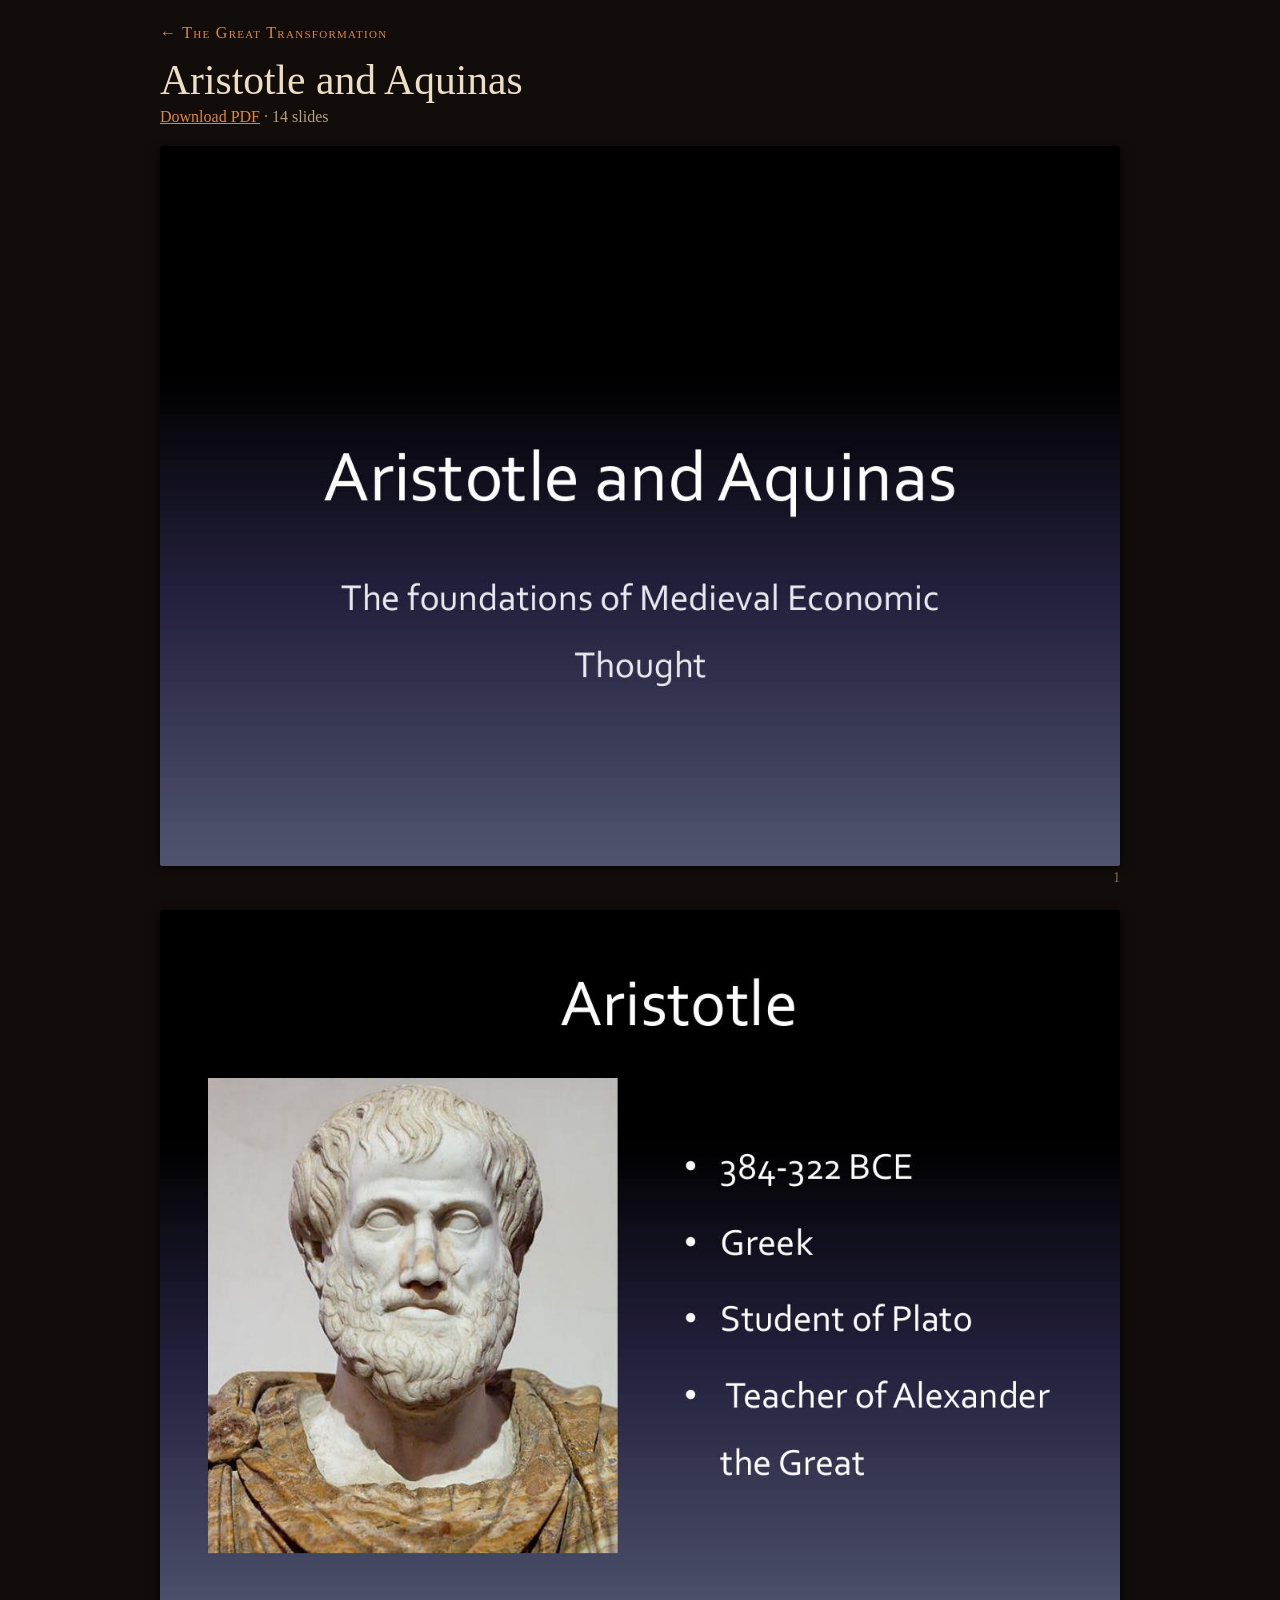
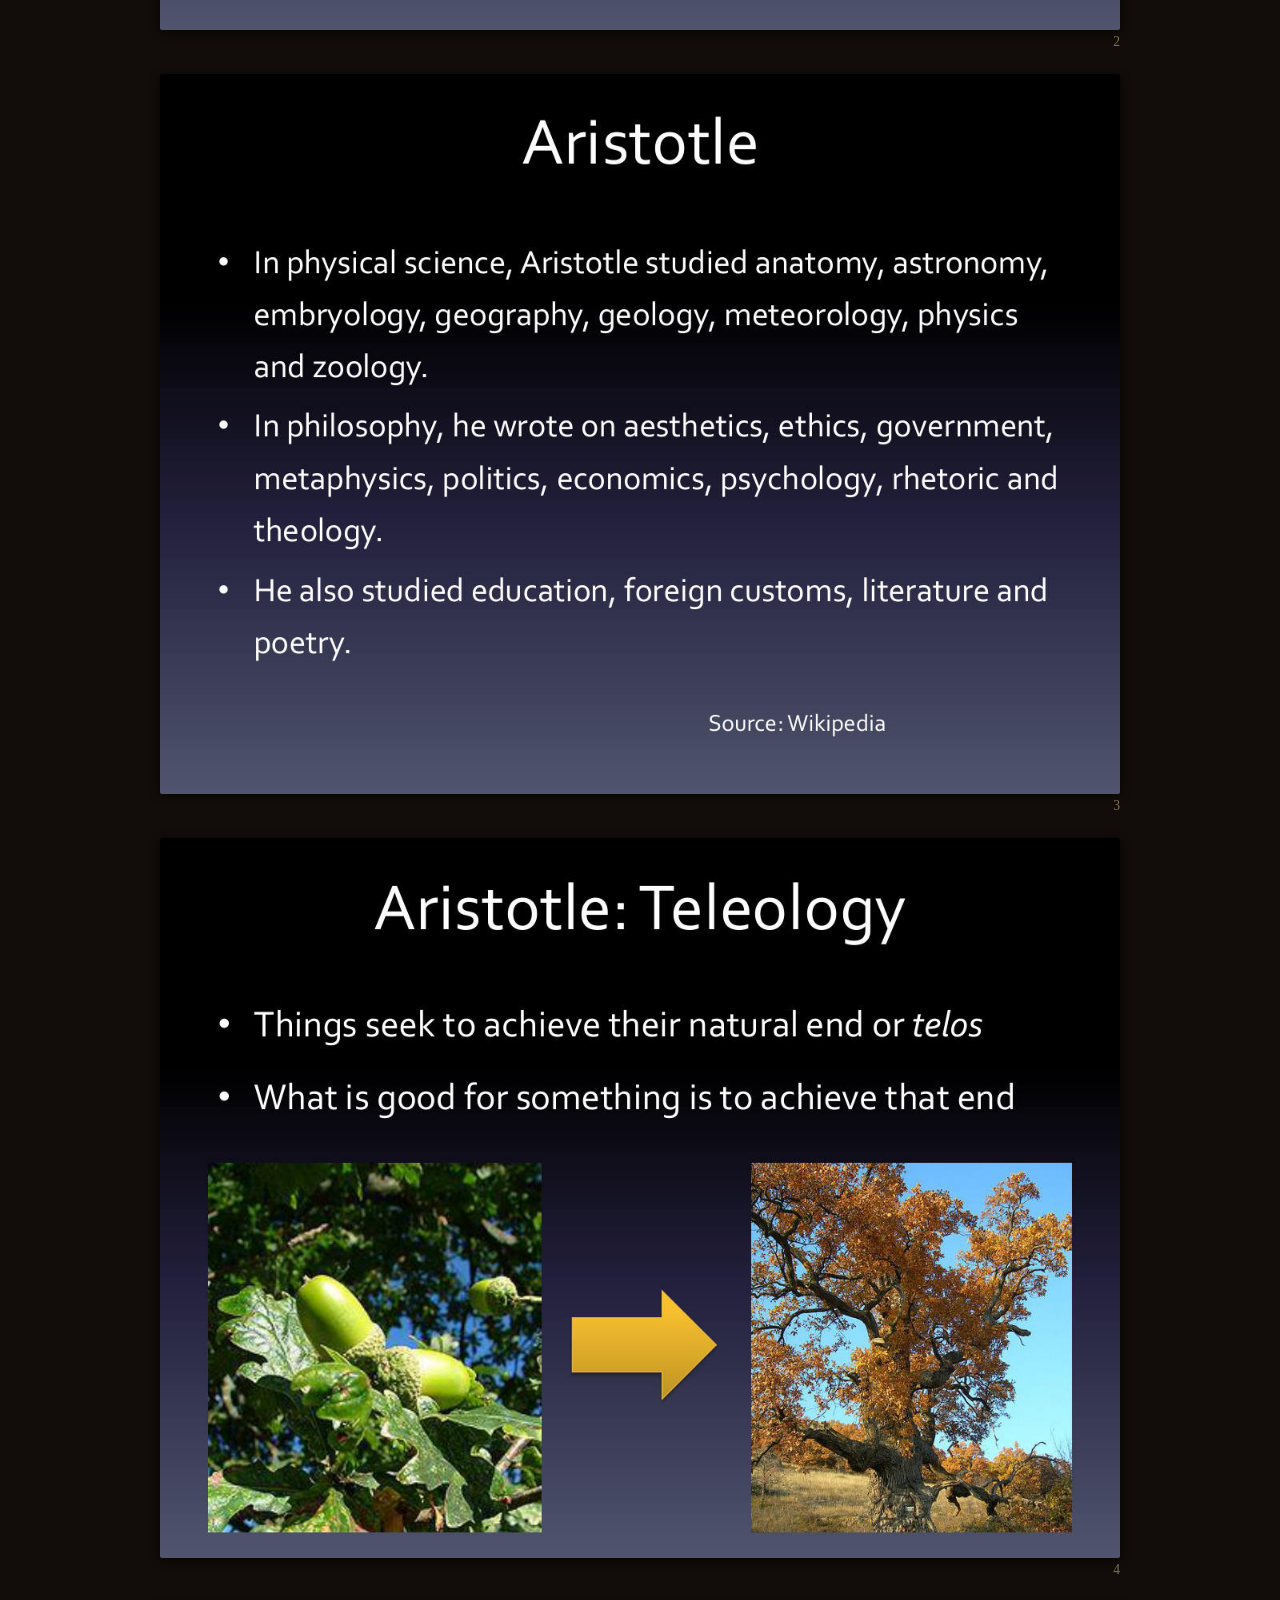
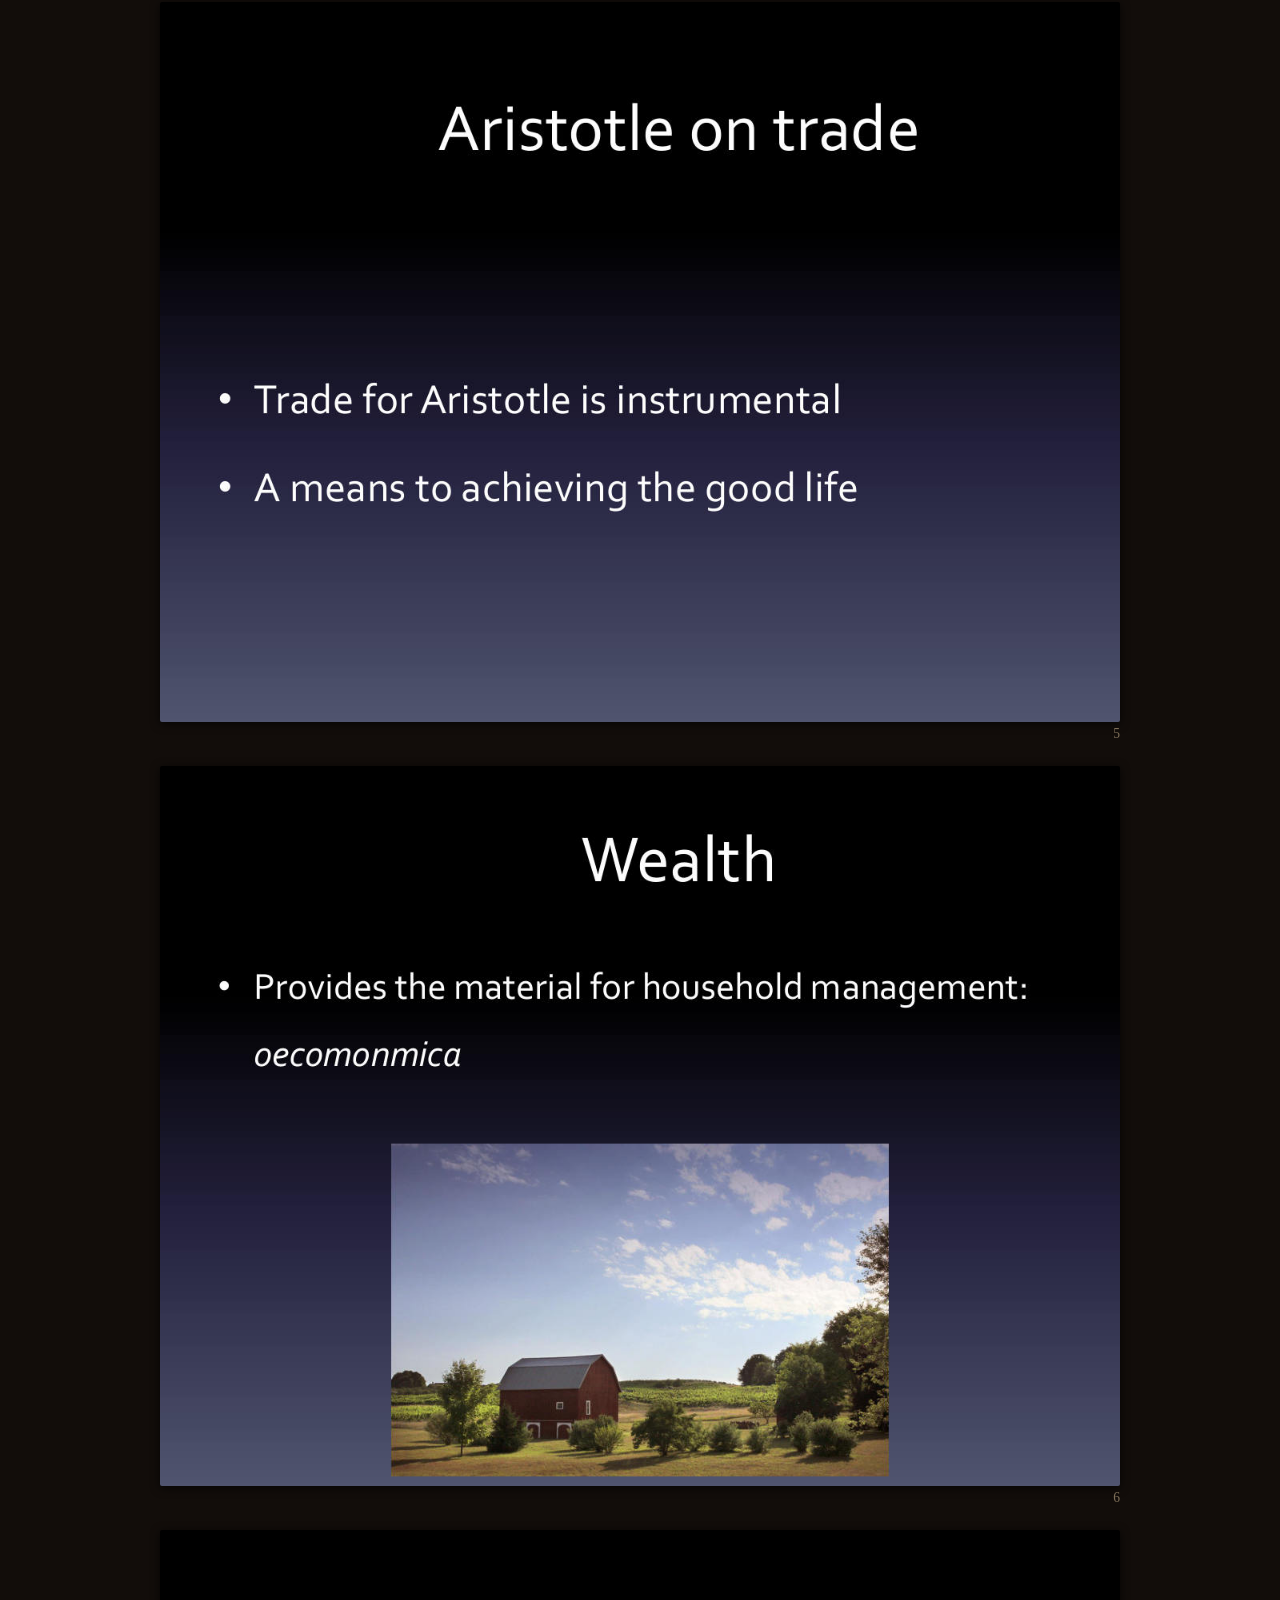
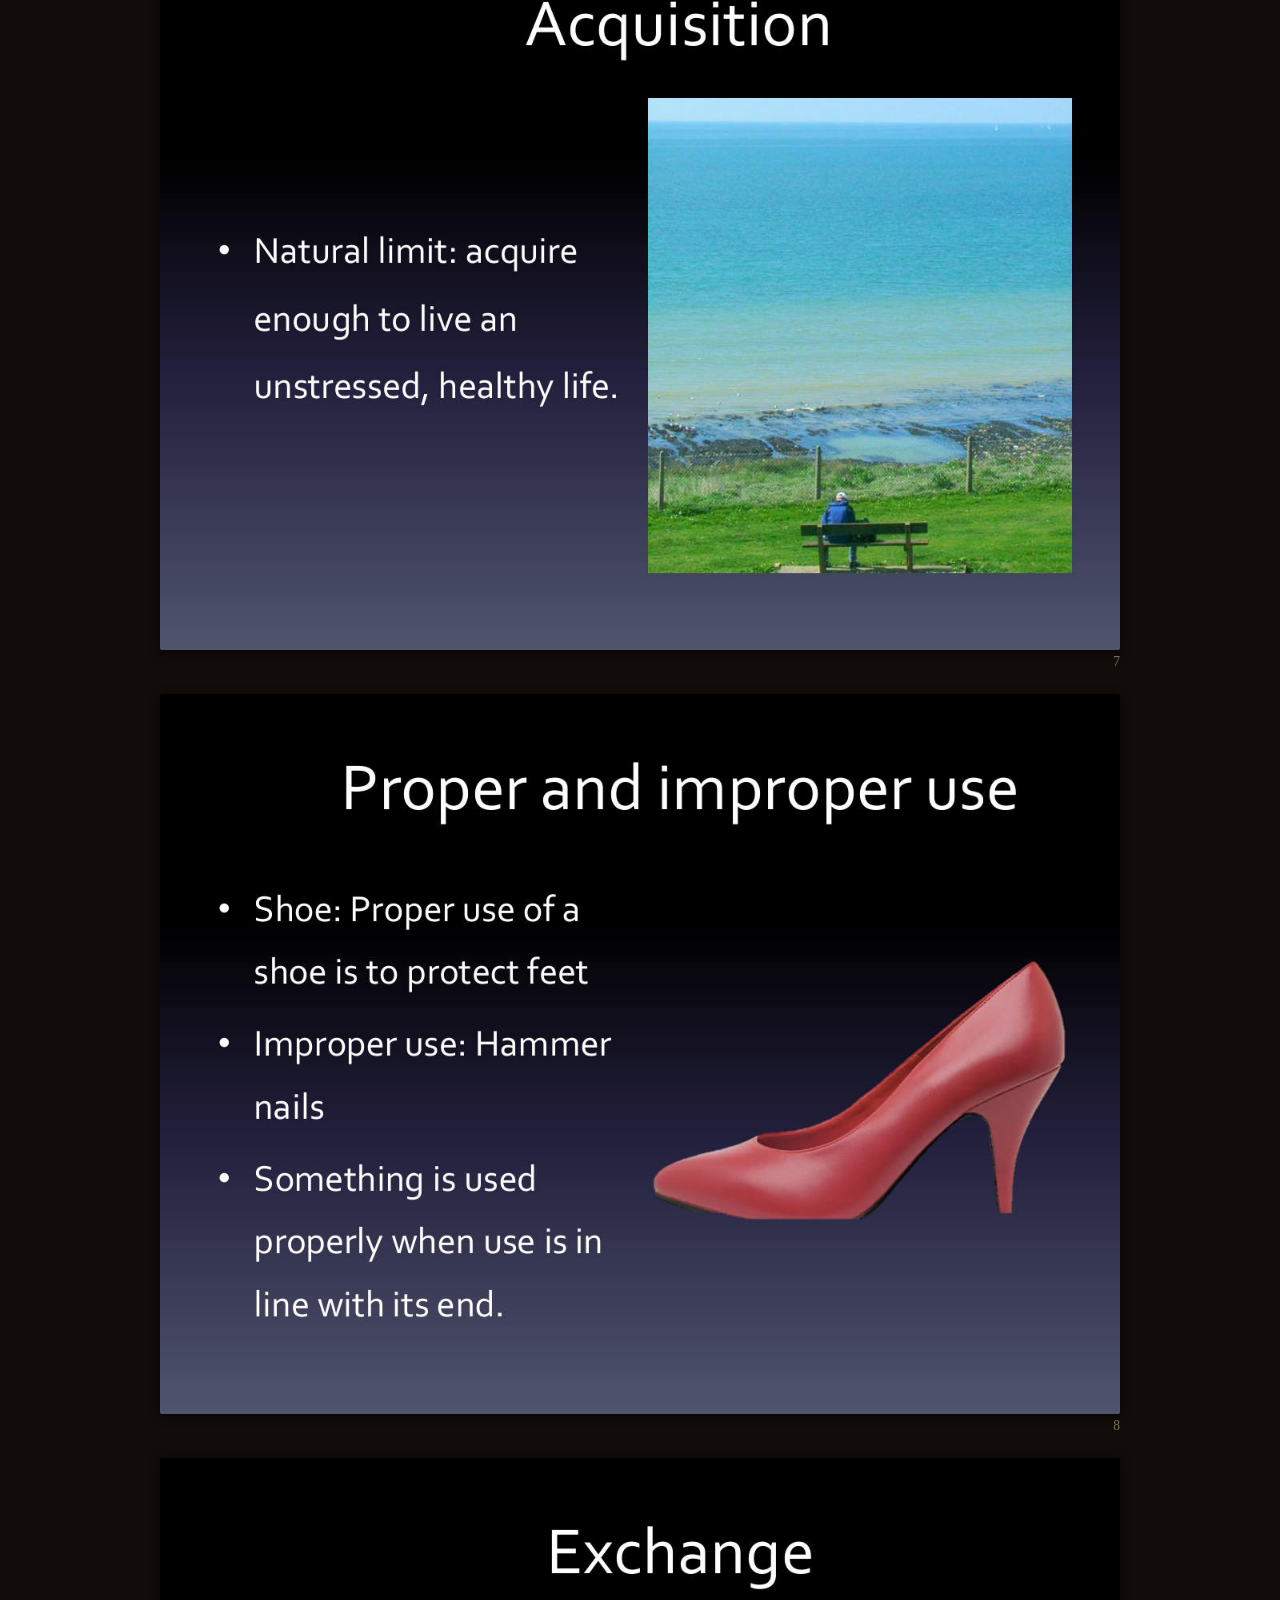
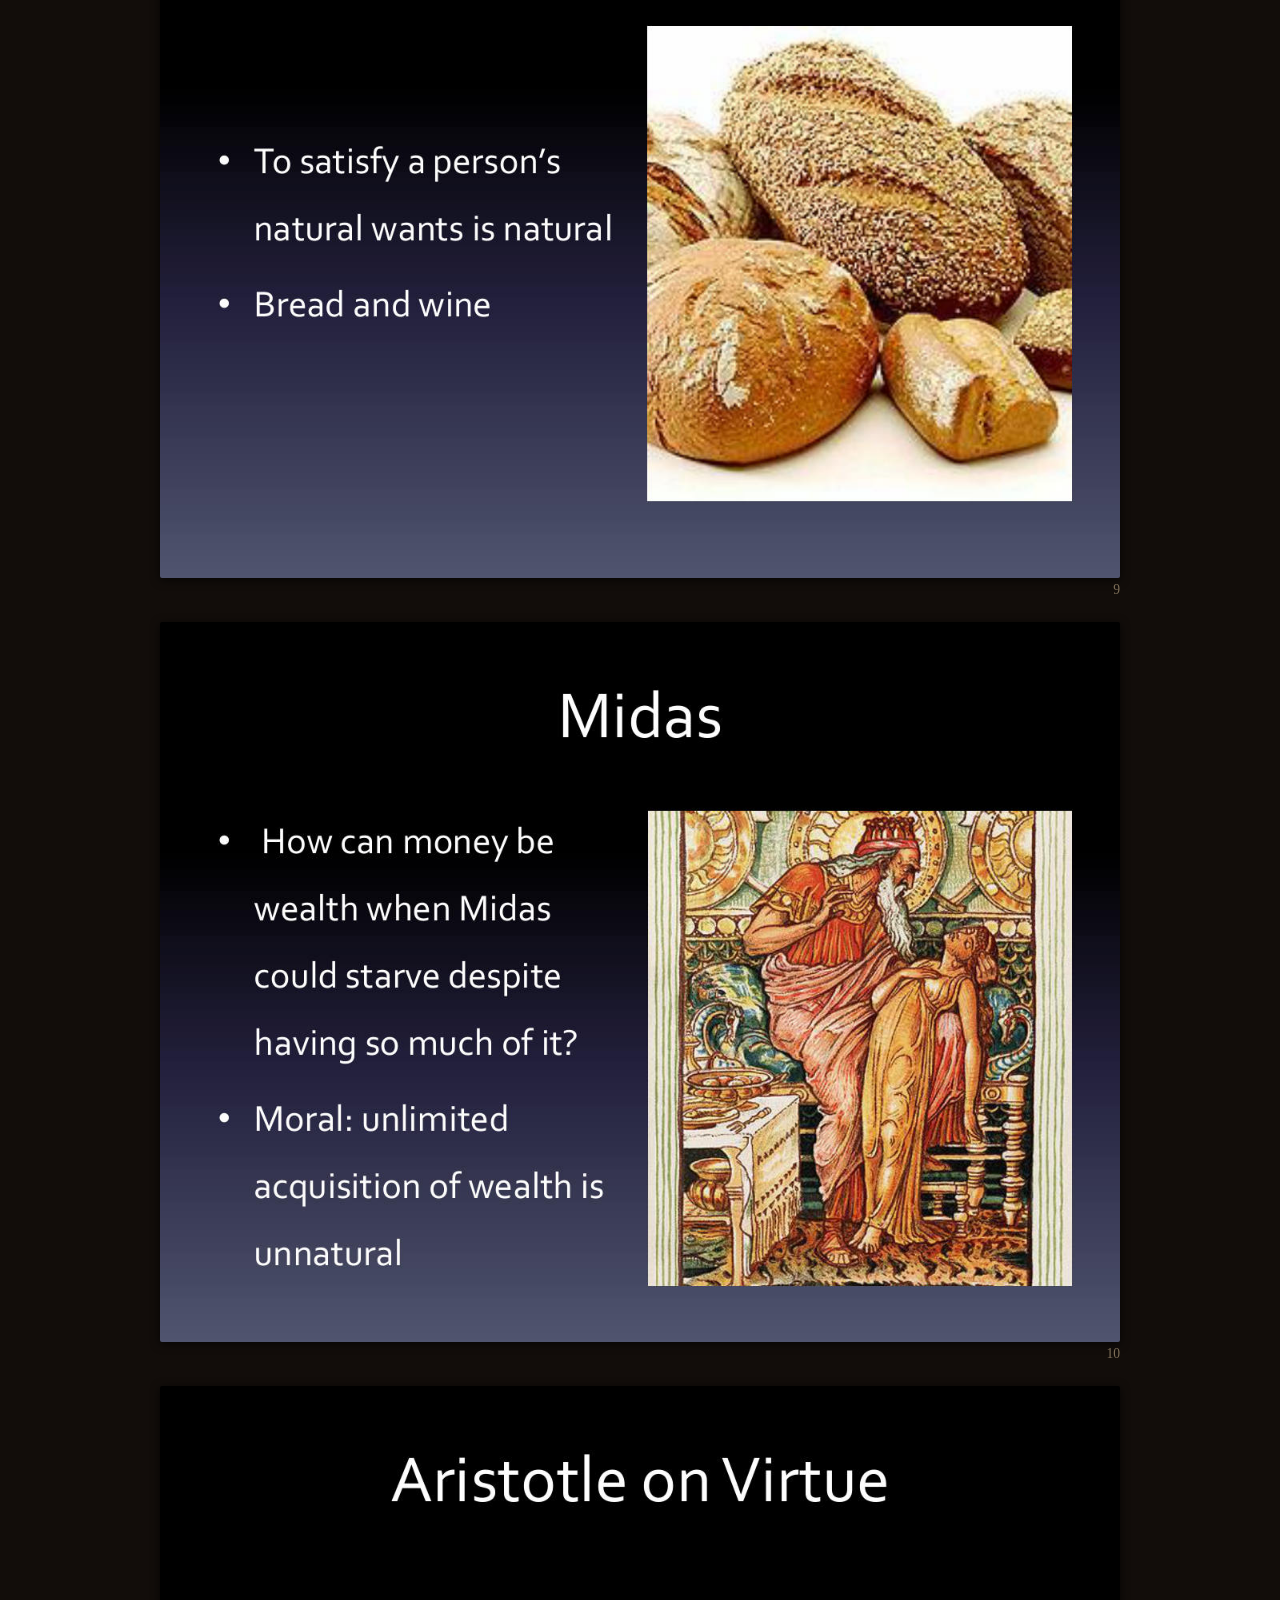
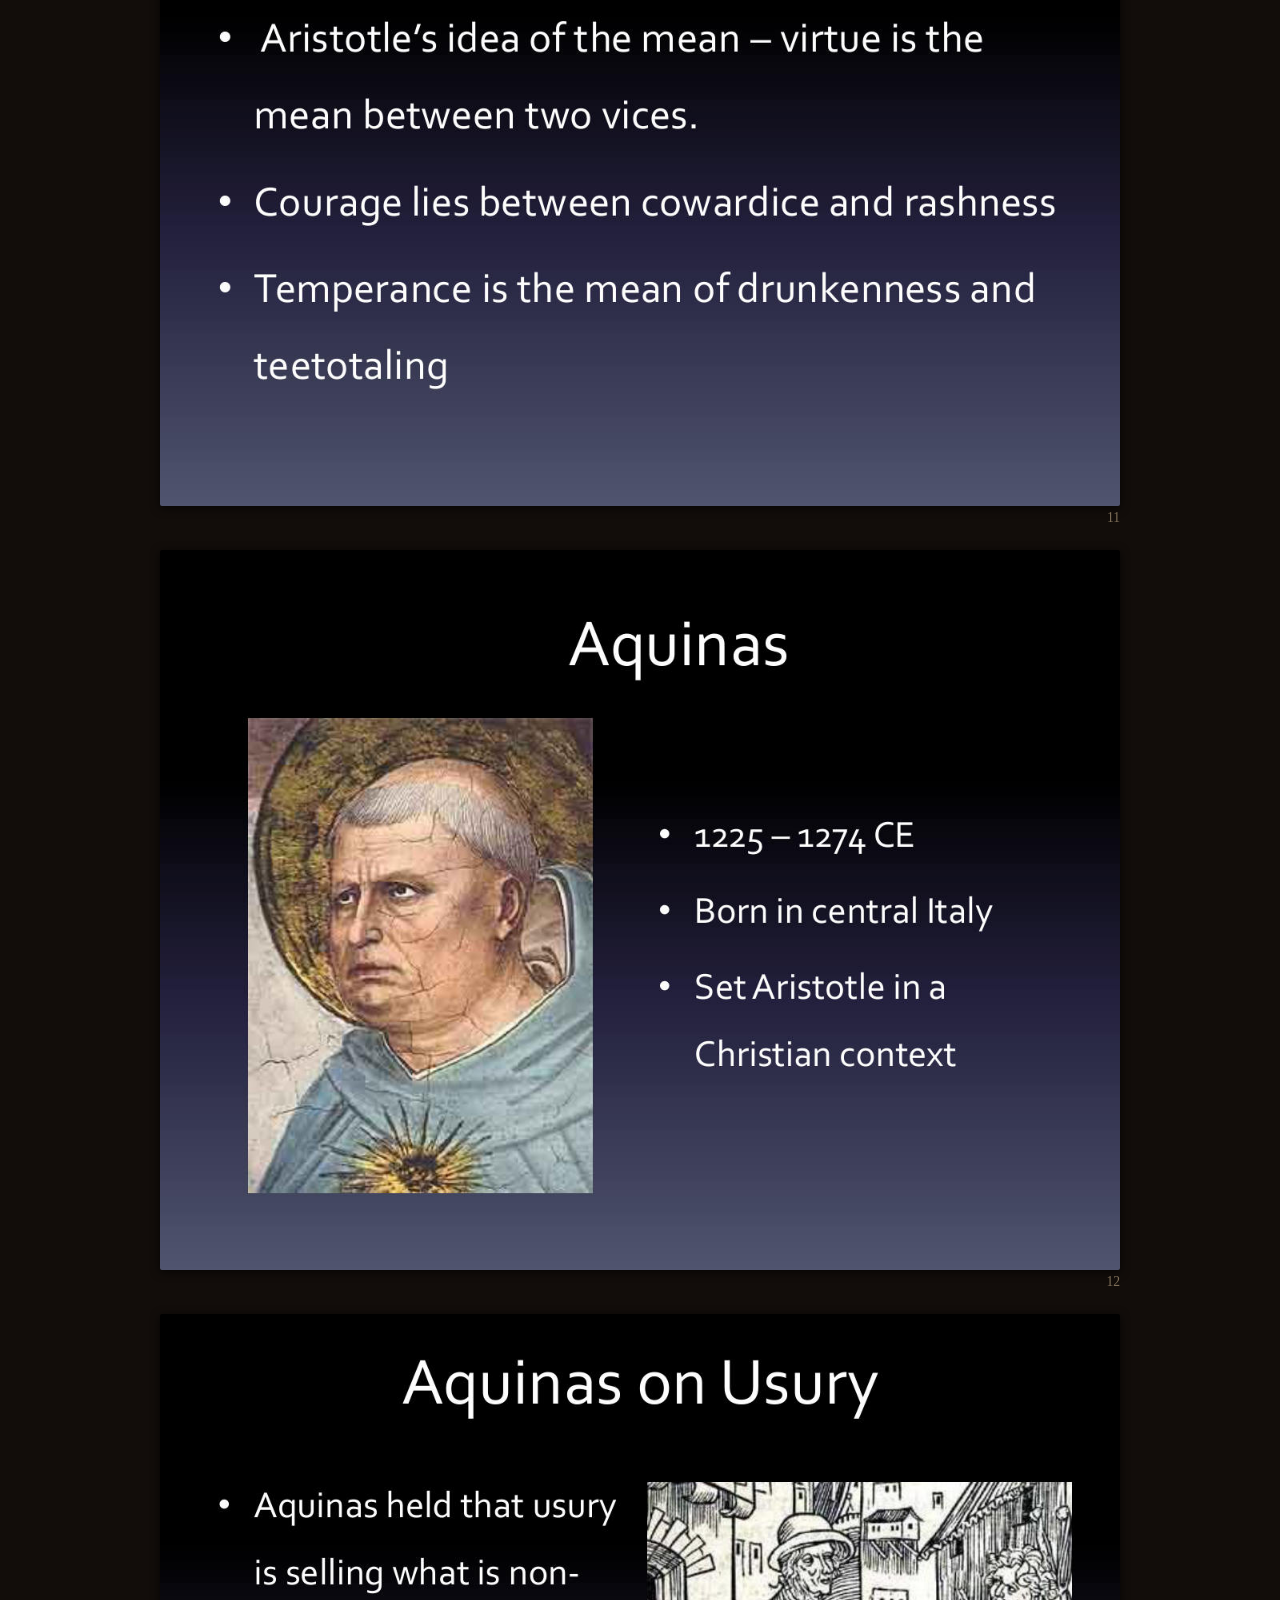
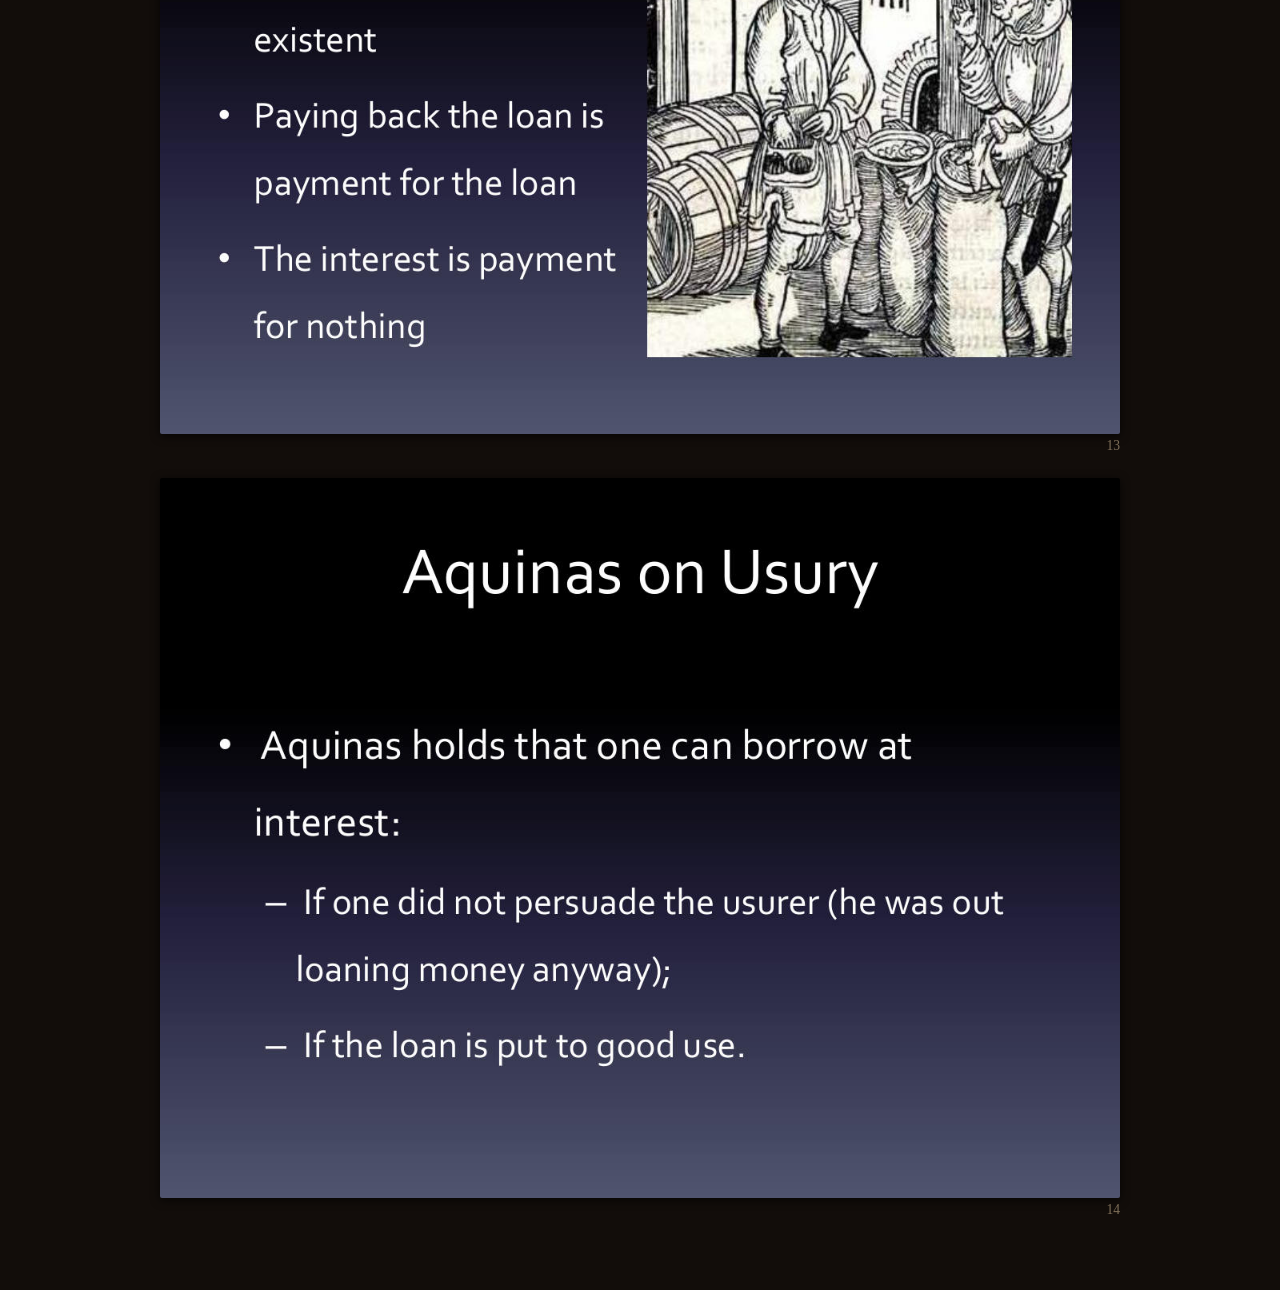
<file: AristotleAquinas.html>
<!DOCTYPE html>
<html lang="en">
<head>
  <meta charset="utf-8">
  <meta name="viewport" content="width=device-width, initial-scale=1">
  <title>Aristotle and Aquinas | The Great Transformation</title>
  <link rel="stylesheet" href="slides.css">
</head>
<body>
  <header>
    <p class="home"><a href="index.html">&larr; The Great Transformation</a></p>
    <h1>Aristotle and Aquinas</h1>
    <p><a href="AristotleAquinas.pdf">Download PDF</a> &middot; 14 slides</p>
  </header>
  <main>
    <figure id="slide-1">
      <img src="AristotleAquinas/slide-01.jpg" width="1200" height="900" alt="Aristotle and Aquinas. The foundations of Medieval Economic. Thought">
      <figcaption><a href="#slide-1">1</a></figcaption>
    </figure>
    <figure id="slide-2">
      <img src="AristotleAquinas/slide-02.jpg" width="1200" height="900" alt="Aristotle. 384-322 BCE. Greek. Student of Plato. Teacher of Alexander the Great" loading="lazy">
      <figcaption><a href="#slide-2">2</a></figcaption>
    </figure>
    <figure id="slide-3">
      <img src="AristotleAquinas/slide-03.jpg" width="1200" height="900" alt="Aristotle. In physical science, Aristotle studied anatomy, astronomy, embryology, geography, geology, meteorology, physics and zoology. In philosophy, he wrote on aesthetics, ethics, government, metaphysics, politics, economics, psychology, rhetoric and theology. He also studied education, foreign customs, literature and poetry. Source: Wikipedia" loading="lazy">
      <figcaption><a href="#slide-3">3</a></figcaption>
    </figure>
    <figure id="slide-4">
      <img src="AristotleAquinas/slide-04.jpg" width="1200" height="900" alt="Aristotle: Teleology. Things seek to achieve their natural end or telos. What is good for something is to achieve that end" loading="lazy">
      <figcaption><a href="#slide-4">4</a></figcaption>
    </figure>
    <figure id="slide-5">
      <img src="AristotleAquinas/slide-05.jpg" width="1200" height="900" alt="Aristotle on trade. Trade for Aristotle is instrumental. A means to achieving the good life" loading="lazy">
      <figcaption><a href="#slide-5">5</a></figcaption>
    </figure>
    <figure id="slide-6">
      <img src="AristotleAquinas/slide-06.jpg" width="1200" height="900" alt="Wealth. Provides the material for household management: oecomonmica" loading="lazy">
      <figcaption><a href="#slide-6">6</a></figcaption>
    </figure>
    <figure id="slide-7">
      <img src="AristotleAquinas/slide-07.jpg" width="1200" height="900" alt="Acquisition. Natural limit: acquire enough to live an unstressed, healthy life." loading="lazy">
      <figcaption><a href="#slide-7">7</a></figcaption>
    </figure>
    <figure id="slide-8">
      <img src="AristotleAquinas/slide-08.jpg" width="1200" height="900" alt="Proper and improper use. Shoe: Proper use of a shoe is to protect feet. Improper use: Hammer nails. Something is used properly when use is in line with its end." loading="lazy">
      <figcaption><a href="#slide-8">8</a></figcaption>
    </figure>
    <figure id="slide-9">
      <img src="AristotleAquinas/slide-09.jpg" width="1200" height="900" alt="Exchange. To satisfy a person’s natural wants is natural. Bread and wine" loading="lazy">
      <figcaption><a href="#slide-9">9</a></figcaption>
    </figure>
    <figure id="slide-10">
      <img src="AristotleAquinas/slide-10.jpg" width="1200" height="900" alt="Midas. How can money be wealth when Midas could starve despite having so much of it? Moral: unlimited acquisition of wealth is unnatural" loading="lazy">
      <figcaption><a href="#slide-10">10</a></figcaption>
    </figure>
    <figure id="slide-11">
      <img src="AristotleAquinas/slide-11.jpg" width="1200" height="900" alt="Aristotle on Virtue. Aristotle’s idea of the mean – virtue is the mean between two vices. Courage lies between cowardice and rashness. Temperance is the mean of drunkenness and teetotaling" loading="lazy">
      <figcaption><a href="#slide-11">11</a></figcaption>
    </figure>
    <figure id="slide-12">
      <img src="AristotleAquinas/slide-12.jpg" width="1200" height="900" alt="Aquinas. 1225 – 1274 CE. Born in central Italy. Set Aristotle in a Christian context" loading="lazy">
      <figcaption><a href="#slide-12">12</a></figcaption>
    </figure>
    <figure id="slide-13">
      <img src="AristotleAquinas/slide-13.jpg" width="1200" height="900" alt="Aquinas on Usury. Aquinas held that usury is selling what is non-existent. Paying back the loan is payment for the loan. The interest is payment for nothing" loading="lazy">
      <figcaption><a href="#slide-13">13</a></figcaption>
    </figure>
    <figure id="slide-14">
      <img src="AristotleAquinas/slide-14.jpg" width="1200" height="900" alt="Aquinas on Usury. Aquinas holds that one can borrow at interest: If one did not persuade the usurer (he was out loaning money anyway); If the loan is put to good use." loading="lazy">
      <figcaption><a href="#slide-14">14</a></figcaption>
    </figure>
  </main>
</body>
</html>
</file>
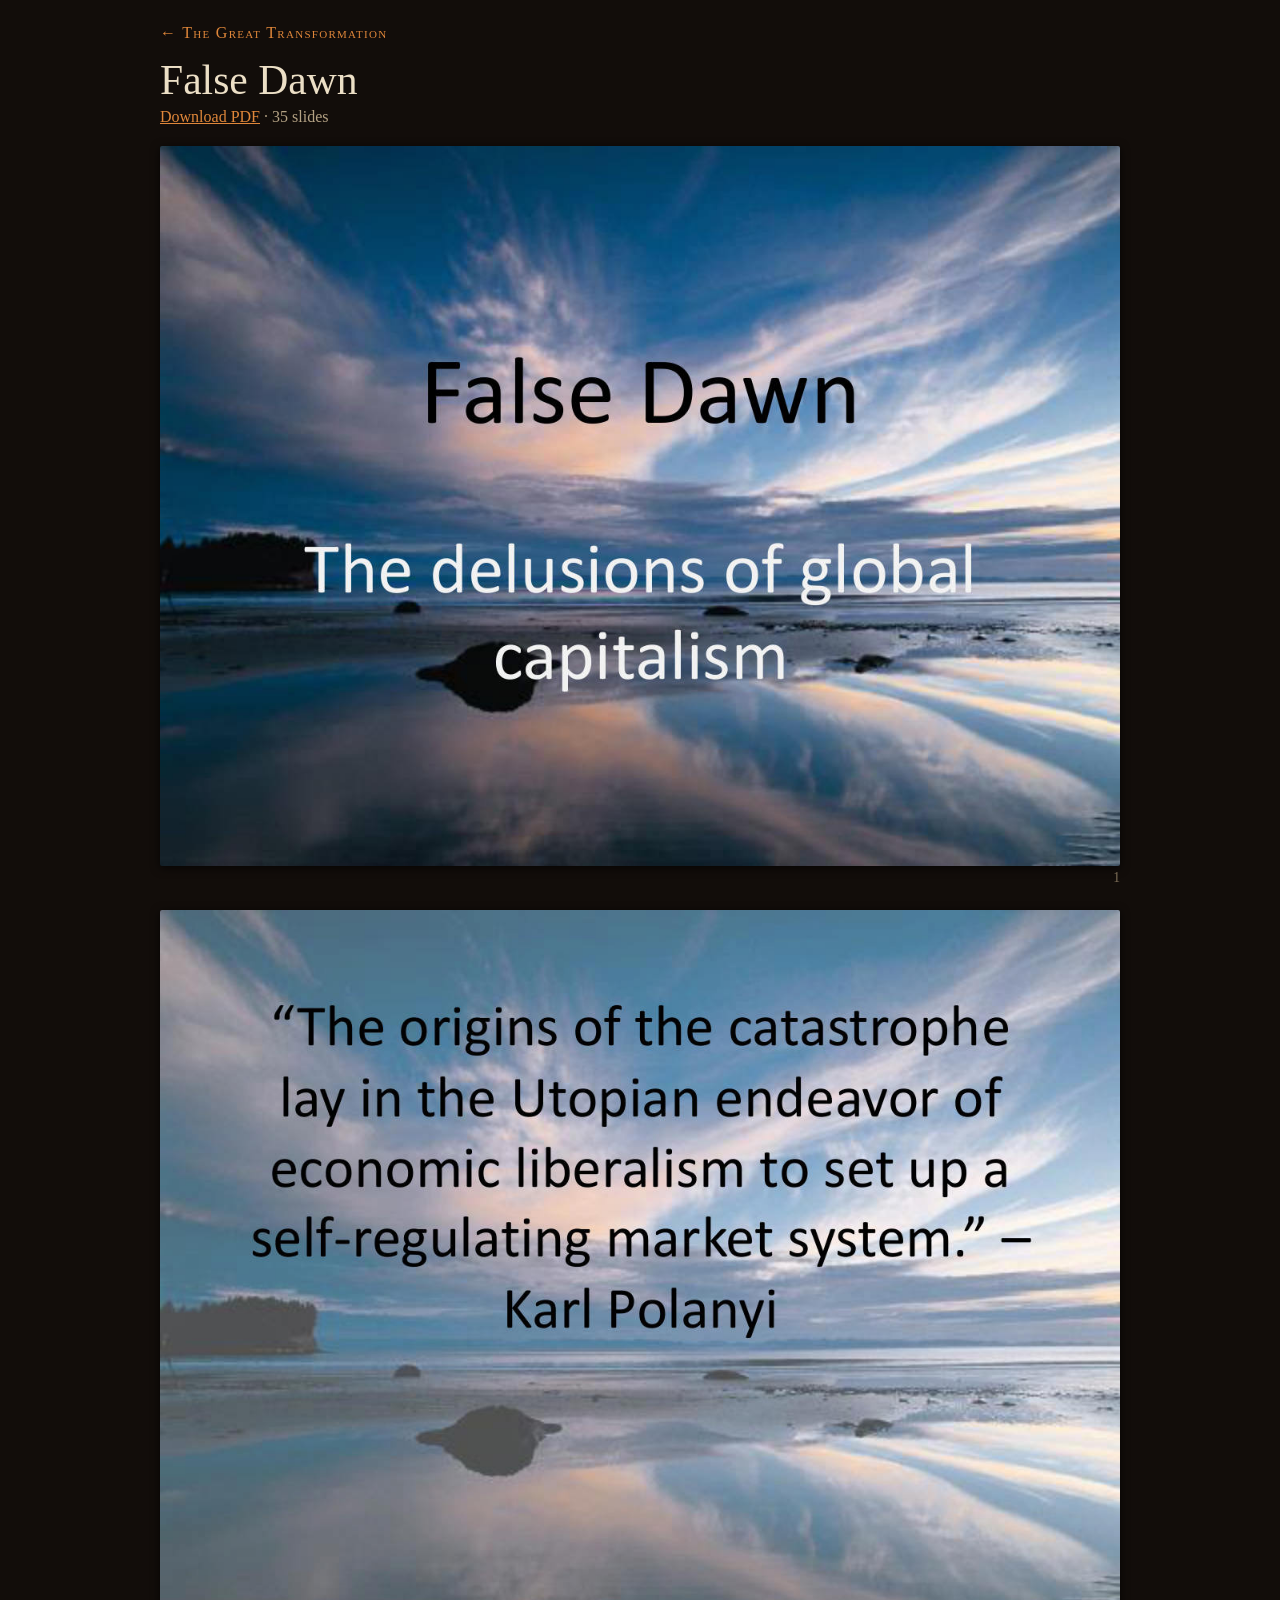
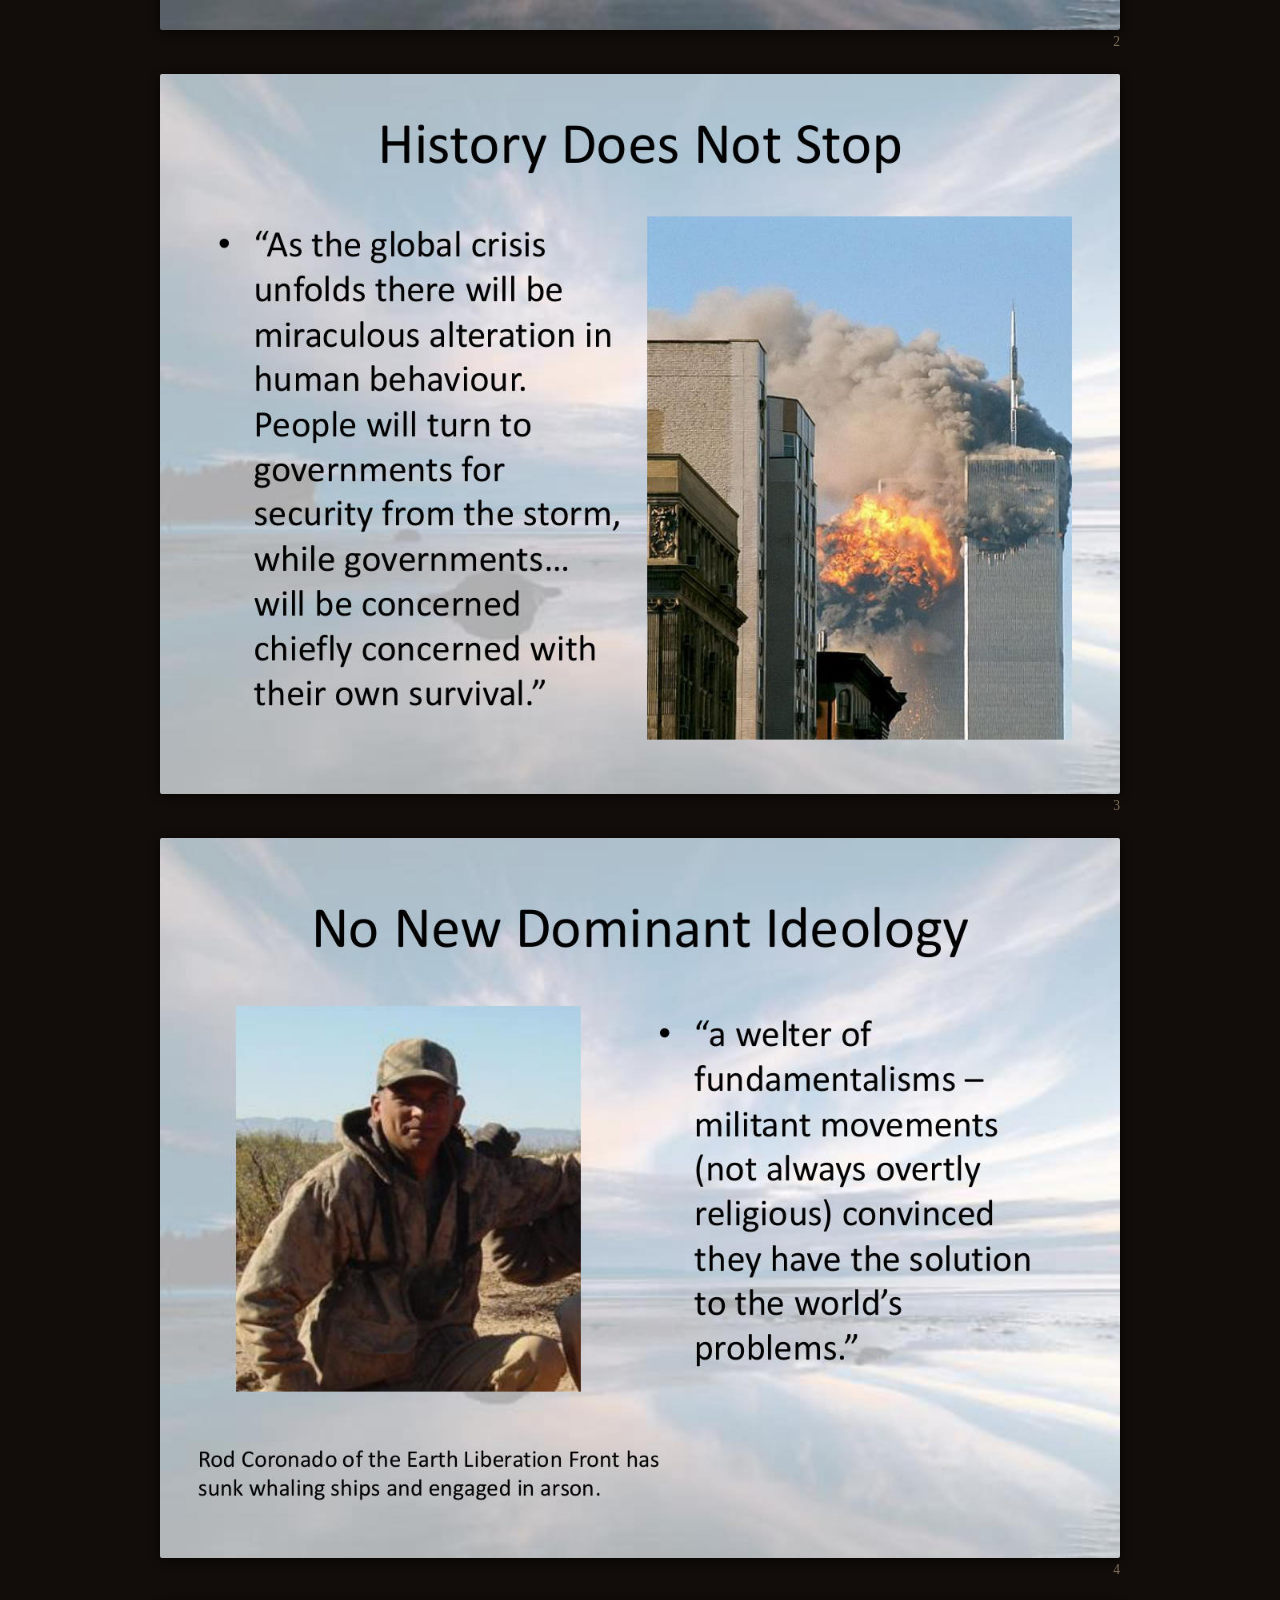
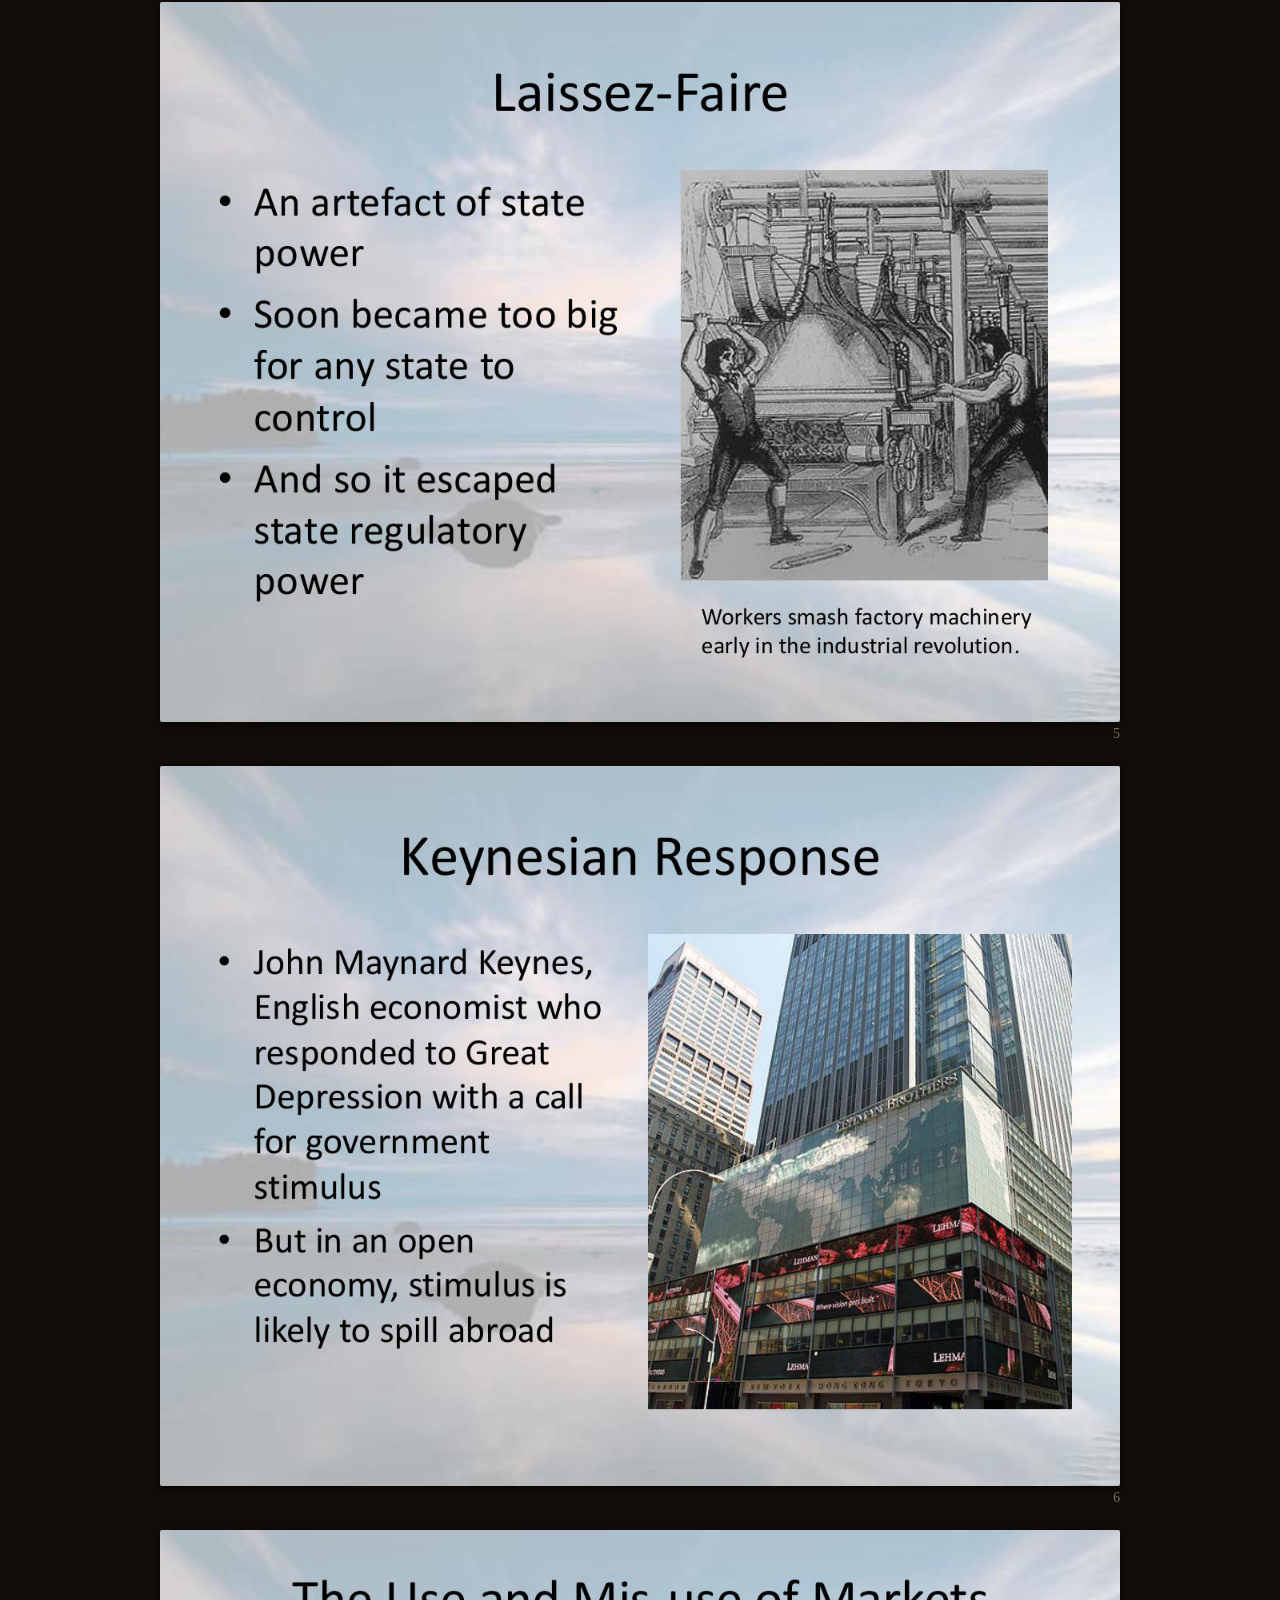
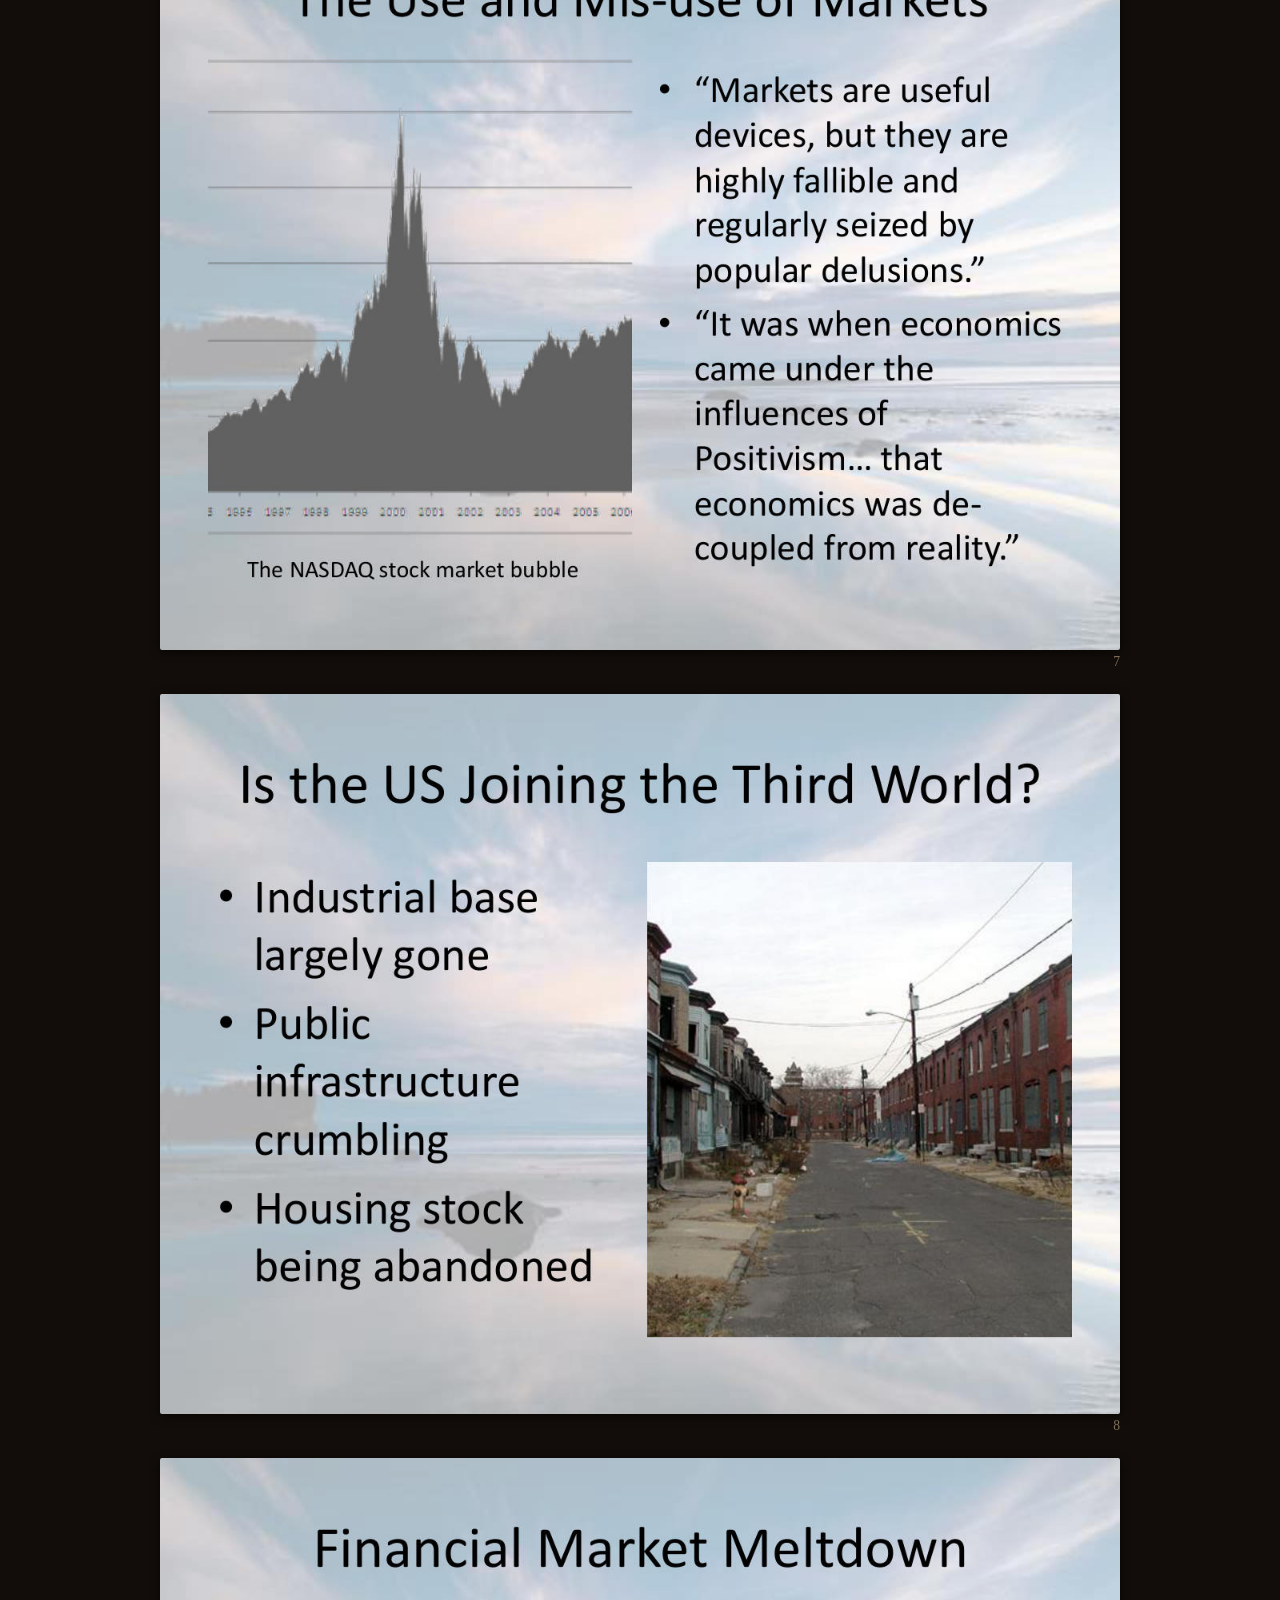
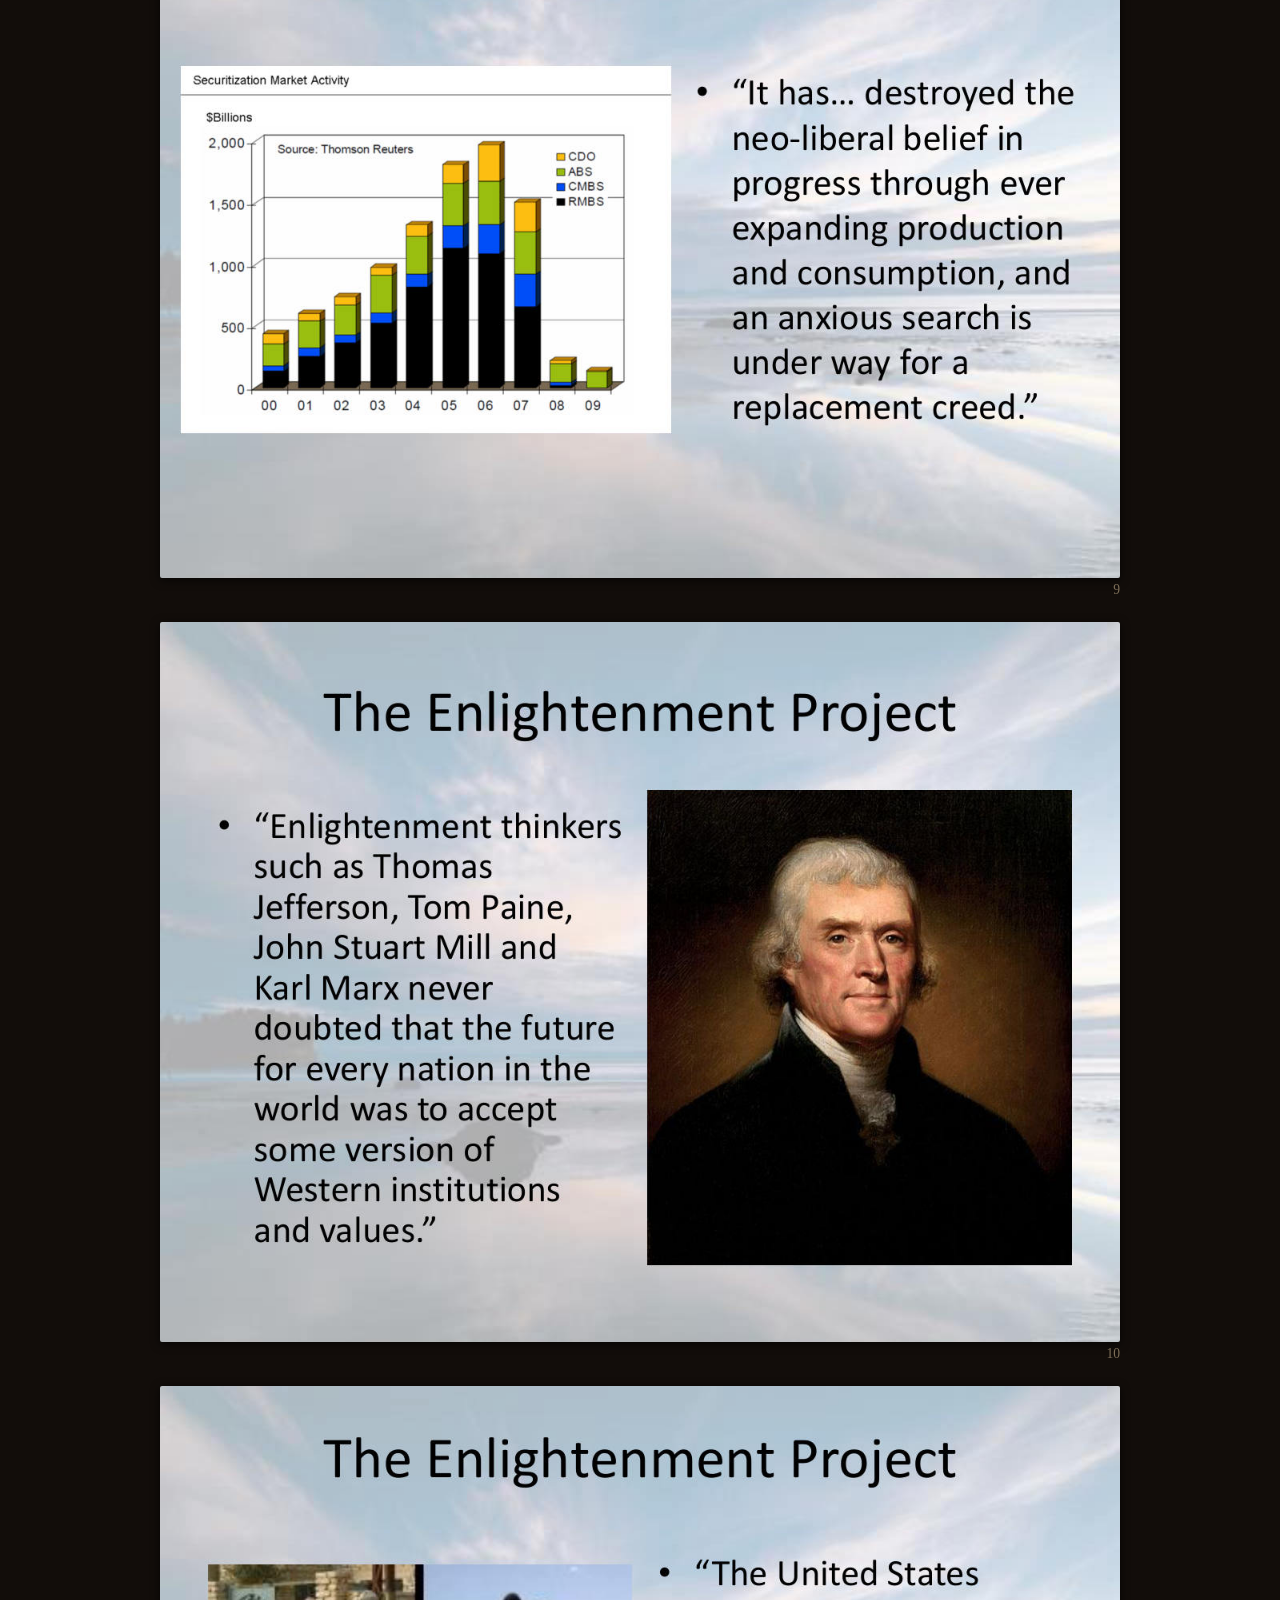
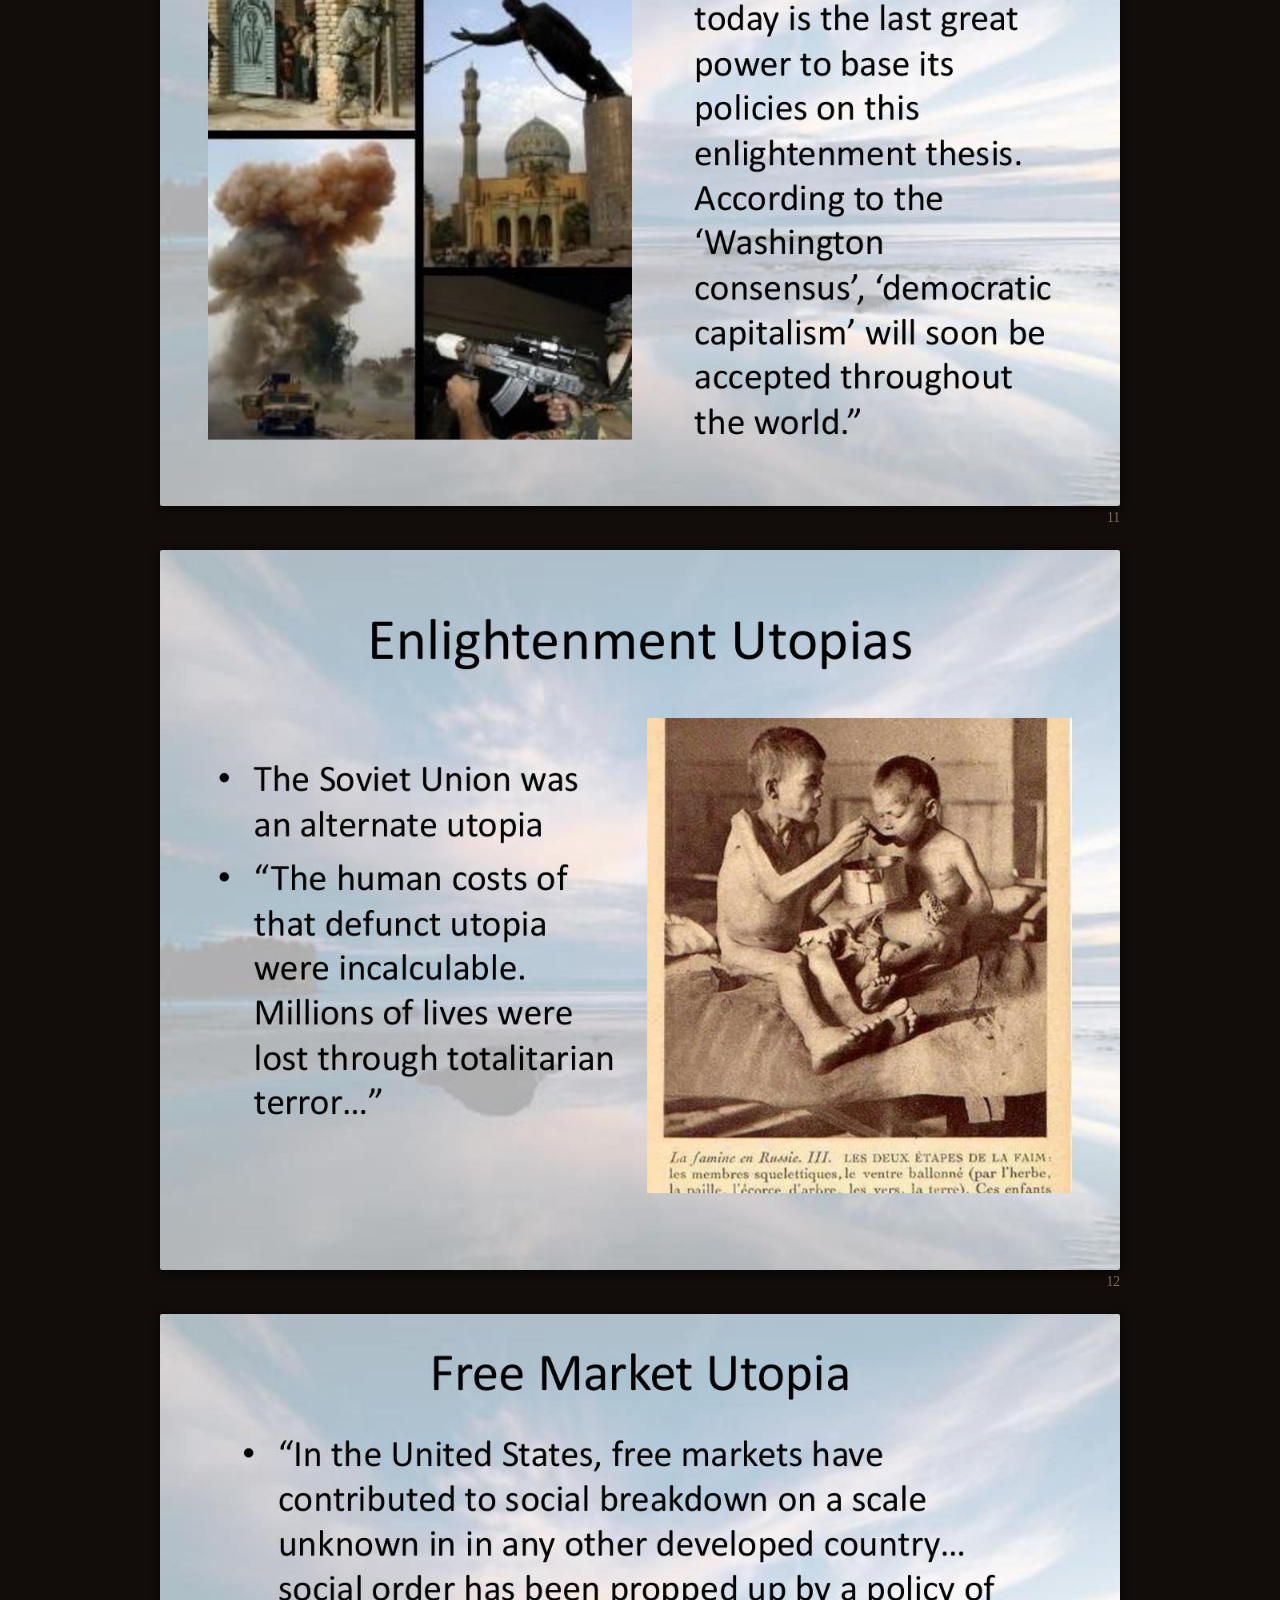
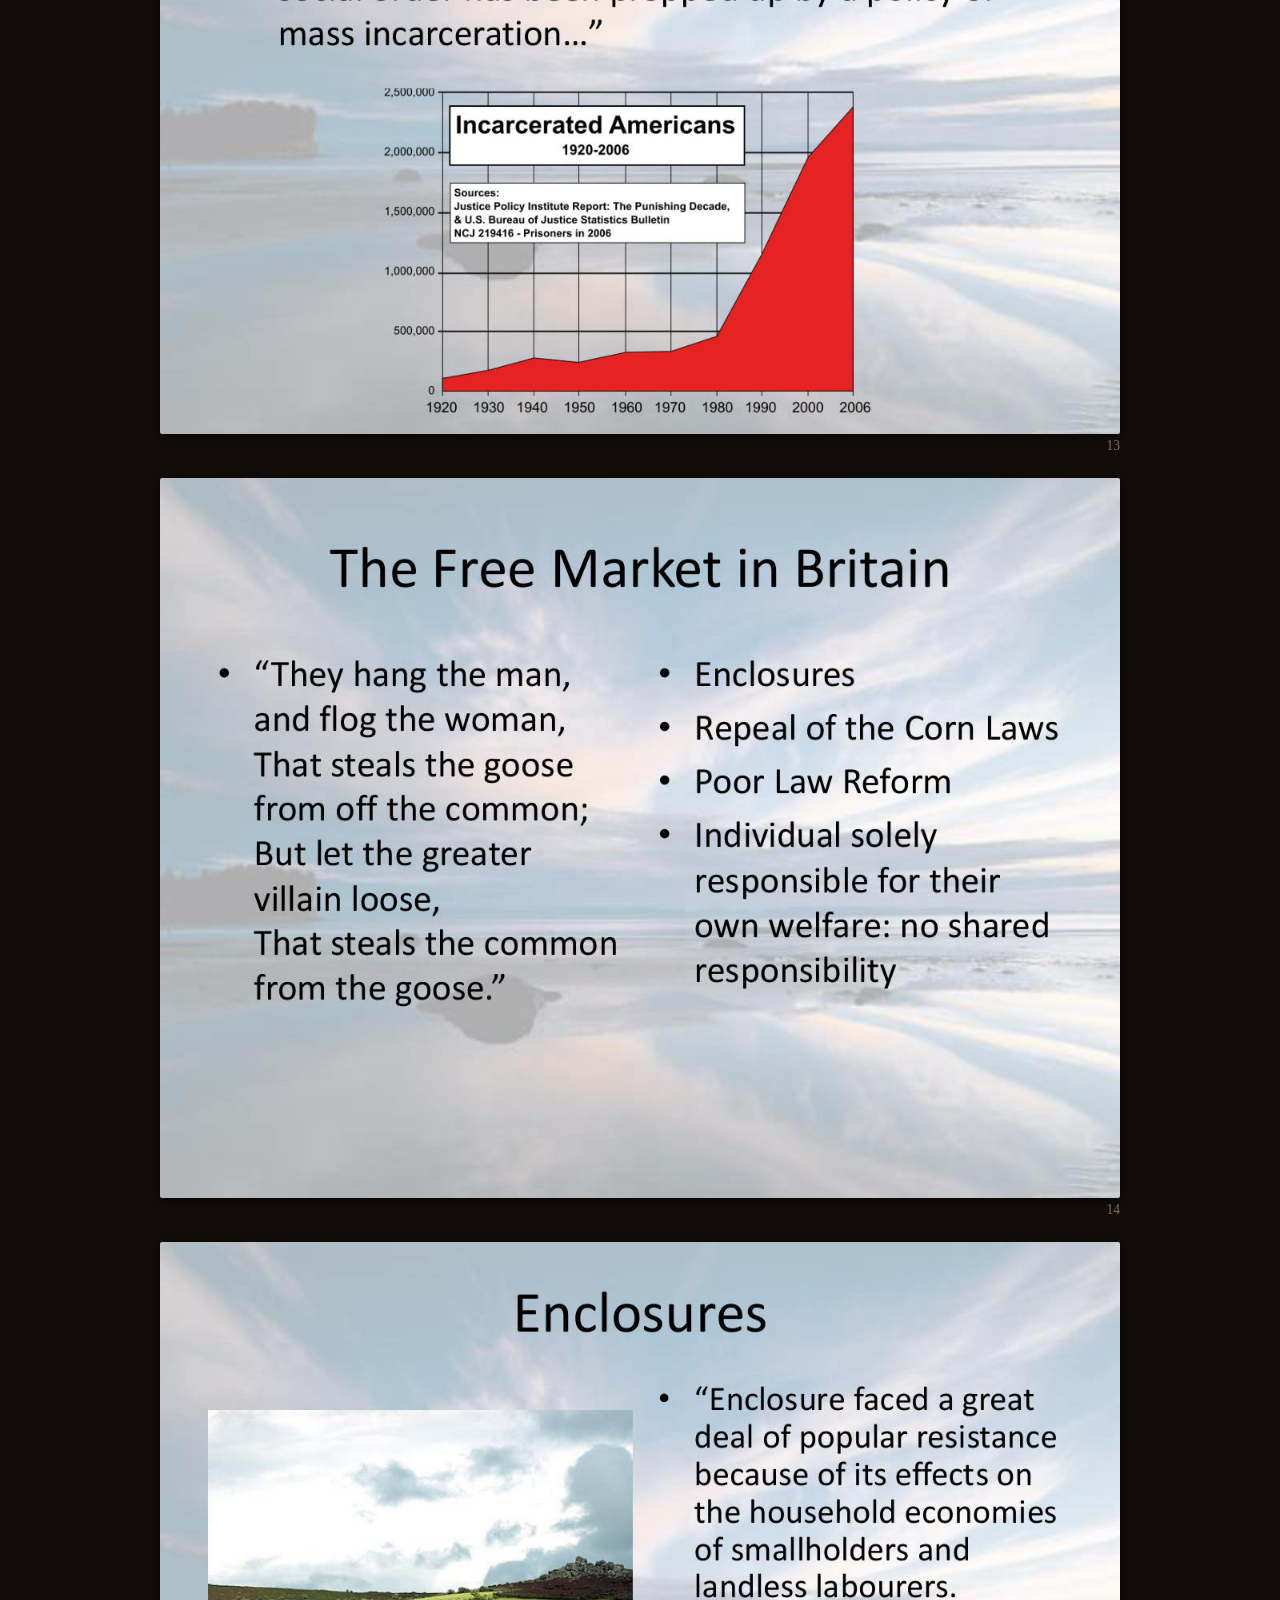
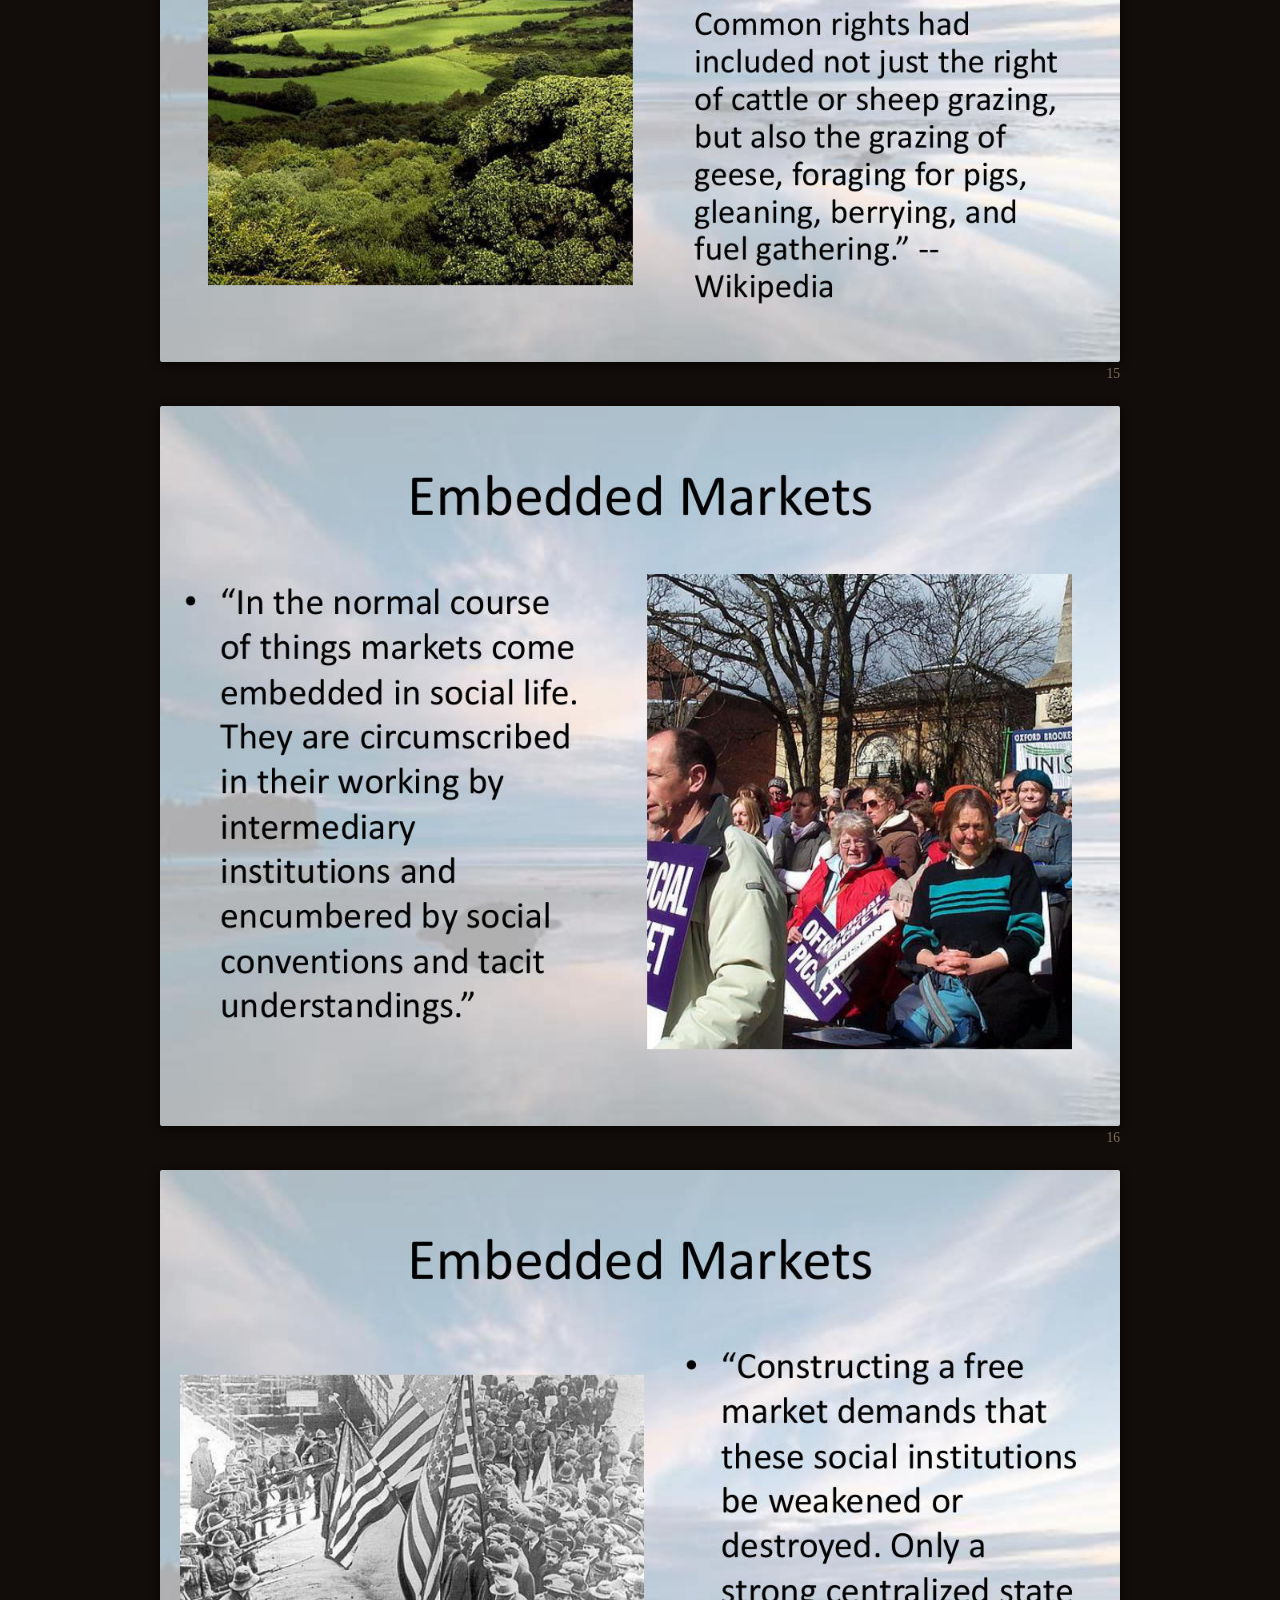
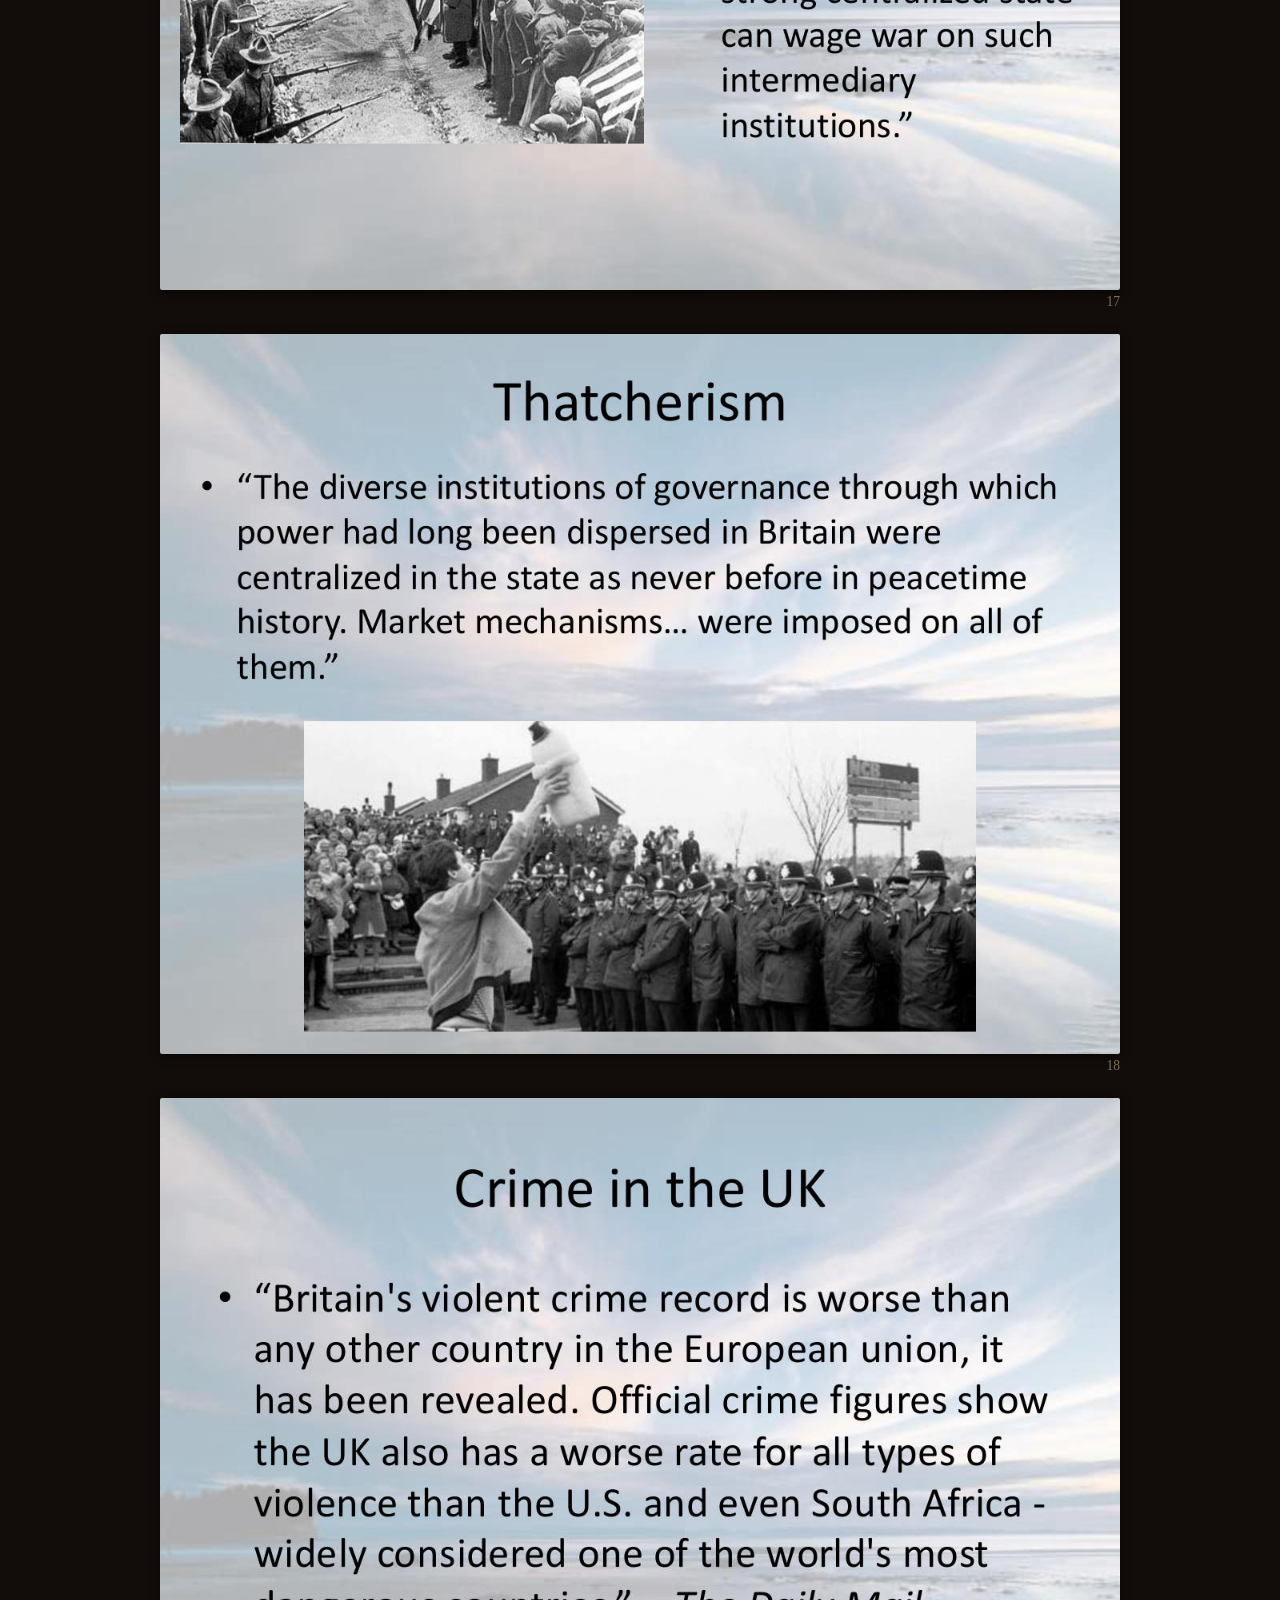
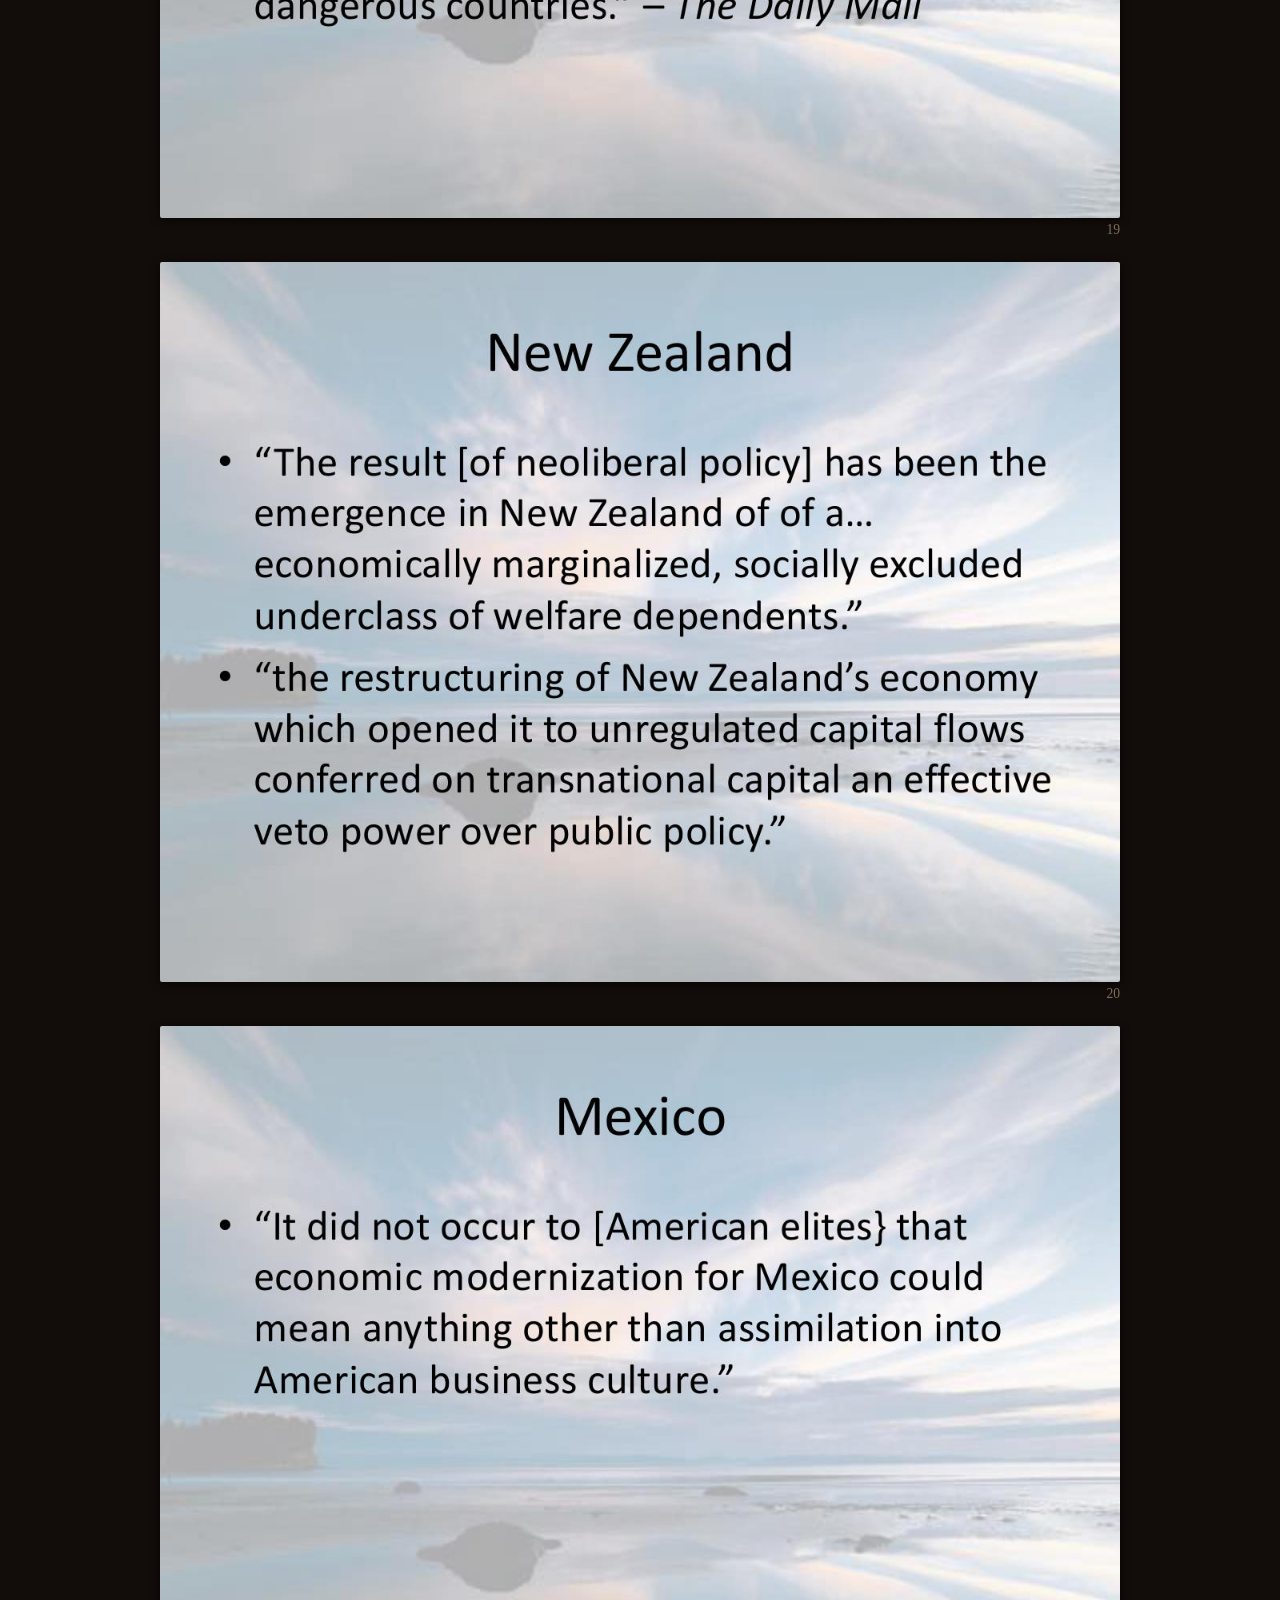
<file: FalseDawn.html>
<!DOCTYPE html>
<html lang="en">
<head>
  <meta charset="utf-8">
  <meta name="viewport" content="width=device-width, initial-scale=1">
  <title>False Dawn | The Great Transformation</title>
  <link rel="stylesheet" href="slides.css">
</head>
<body>
  <header>
    <p class="home"><a href="index.html">&larr; The Great Transformation</a></p>
    <h1>False Dawn</h1>
    <p><a href="FalseDawn.pdf">Download PDF</a> &middot; 35 slides</p>
  </header>
  <main>
    <figure id="slide-1">
      <img src="FalseDawn/slide-01.jpg" width="1200" height="900" alt="False Dawn. The delusions of global capitalism">
      <figcaption><a href="#slide-1">1</a></figcaption>
    </figure>
    <figure id="slide-2">
      <img src="FalseDawn/slide-02.jpg" width="1200" height="900" alt="“The origins of the catastrophe lay in the Utopian endeavor of economic liberalism to set up a self-regulating market system.” – Karl Polanyi" loading="lazy">
      <figcaption><a href="#slide-2">2</a></figcaption>
    </figure>
    <figure id="slide-3">
      <img src="FalseDawn/slide-03.jpg" width="1200" height="900" alt="History Does Not Stop. “As the global crisis unfolds there will be miraculous alteration in human behaviour. People will turn to governments for security from the storm, while governments… will be concerned chiefly concerned with their own survival.”" loading="lazy">
      <figcaption><a href="#slide-3">3</a></figcaption>
    </figure>
    <figure id="slide-4">
      <img src="FalseDawn/slide-04.jpg" width="1200" height="900" alt="No New Dominant Ideology. “a welter of fundamentalisms – militant movements (not always overtly religious) convinced they have the solution to the world’s problems.” Rod Coronado of the Earth Liberation Front has sunk whaling ships and engaged in arson." loading="lazy">
      <figcaption><a href="#slide-4">4</a></figcaption>
    </figure>
    <figure id="slide-5">
      <img src="FalseDawn/slide-05.jpg" width="1200" height="900" alt="Laissez-Faire. An artefact of state power. Soon became too big for any state to control. And so it escaped state regulatory power. Workers smash factory machinery early in the industrial revolution." loading="lazy">
      <figcaption><a href="#slide-5">5</a></figcaption>
    </figure>
    <figure id="slide-6">
      <img src="FalseDawn/slide-06.jpg" width="1200" height="900" alt="Keynesian Response. John Maynard Keynes, English economist who responded to Great Depression with a call for government stimulus. But in an open economy, stimulus is likely to spill abroad" loading="lazy">
      <figcaption><a href="#slide-6">6</a></figcaption>
    </figure>
    <figure id="slide-7">
      <img src="FalseDawn/slide-07.jpg" width="1200" height="900" alt="The Use and Mis-use of Markets. “Markets are useful devices, but they are highly fallible and regularly seized by popular delusions.” “It was when economics came under the influences of Positivism… that economics was de-coupled from reality.” The NASDAQ stock market bubble" loading="lazy">
      <figcaption><a href="#slide-7">7</a></figcaption>
    </figure>
    <figure id="slide-8">
      <img src="FalseDawn/slide-08.jpg" width="1200" height="900" alt="Is the US Joining the Third World? Industrial base largely gone. Public infrastructure crumbling. Housing stock being abandoned" loading="lazy">
      <figcaption><a href="#slide-8">8</a></figcaption>
    </figure>
    <figure id="slide-9">
      <img src="FalseDawn/slide-09.jpg" width="1200" height="900" alt="Financial Market Meltdown. “It has… destroyed the neo-liberal belief in progress through ever expanding production and consumption, and an anxious search is under way for a replacement creed.”" loading="lazy">
      <figcaption><a href="#slide-9">9</a></figcaption>
    </figure>
    <figure id="slide-10">
      <img src="FalseDawn/slide-10.jpg" width="1200" height="900" alt="The Enlightenment Project. “Enlightenment thinkers such as Thomas Jefferson, Tom Paine, John Stuart Mill and Karl Marx never doubted that the future for every nation in the world was to accept some version of Western institutions and values.”" loading="lazy">
      <figcaption><a href="#slide-10">10</a></figcaption>
    </figure>
    <figure id="slide-11">
      <img src="FalseDawn/slide-11.jpg" width="1200" height="900" alt="The Enlightenment Project. “The United States today is the last great power to base its policies on this enlightenment thesis. According to the ‘Washington consensus’, ‘democratic capitalism’ will soon be accepted throughout the world.”" loading="lazy">
      <figcaption><a href="#slide-11">11</a></figcaption>
    </figure>
    <figure id="slide-12">
      <img src="FalseDawn/slide-12.jpg" width="1200" height="900" alt="Enlightenment Utopias. The Soviet Union was an alternate utopia. “The human costs of that defunct utopia were incalculable. Millions of lives were lost through totalitarian terror…”" loading="lazy">
      <figcaption><a href="#slide-12">12</a></figcaption>
    </figure>
    <figure id="slide-13">
      <img src="FalseDawn/slide-13.jpg" width="1200" height="900" alt="Free Market Utopia. “In the United States, free markets have contributed to social breakdown on a scale unknown in in any other developed country… social order has been propped up by a policy of mass incarceration…”" loading="lazy">
      <figcaption><a href="#slide-13">13</a></figcaption>
    </figure>
    <figure id="slide-14">
      <img src="FalseDawn/slide-14.jpg" width="1200" height="900" alt="The Free Market in Britain. “They hang the man, and flog the woman, That steals the goose from off the common; But let the greater villain loose, That steals the common from the goose.” Enclosures. Repeal of the Corn Laws. Poor Law Reform. Individual solely responsible for their own welfare: no shared responsibility" loading="lazy">
      <figcaption><a href="#slide-14">14</a></figcaption>
    </figure>
    <figure id="slide-15">
      <img src="FalseDawn/slide-15.jpg" width="1200" height="900" alt="Enclosures. “Enclosure faced a great deal of popular resistance because of its effects on the household economies of smallholders and landless labourers. Common rights had included not just the right of cattle or sheep grazing, but also the grazing of geese, foraging for pigs, gleaning, berrying, and fuel gathering.” -- Wikipedia" loading="lazy">
      <figcaption><a href="#slide-15">15</a></figcaption>
    </figure>
    <figure id="slide-16">
      <img src="FalseDawn/slide-16.jpg" width="1200" height="900" alt="Embedded Markets. “In the normal course of things markets come embedded in social life. They are circumscribed in their working by intermediary institutions and encumbered by social conventions and tacit understandings.”" loading="lazy">
      <figcaption><a href="#slide-16">16</a></figcaption>
    </figure>
    <figure id="slide-17">
      <img src="FalseDawn/slide-17.jpg" width="1200" height="900" alt="Embedded Markets. “Constructing a free market demands that these social institutions be weakened or destroyed. Only a strong centralized state can wage war on such intermediary institutions.”" loading="lazy">
      <figcaption><a href="#slide-17">17</a></figcaption>
    </figure>
    <figure id="slide-18">
      <img src="FalseDawn/slide-18.jpg" width="1200" height="900" alt="Thatcherism. “The diverse institutions of governance through which power had long been dispersed in Britain were centralized in the state as never before in peacetime history. Market mechanisms… were imposed on all of them.”" loading="lazy">
      <figcaption><a href="#slide-18">18</a></figcaption>
    </figure>
    <figure id="slide-19">
      <img src="FalseDawn/slide-19.jpg" width="1200" height="900" alt="Crime in the UK. “Britain&#x27;s violent crime record is worse than any other country in the European union, it has been revealed. Official crime figures show the UK also has a worse rate for all types of violence than the U.S. and even South Africa - widely considered one of the world&#x27;s most dangerous countries.” – The Daily Mail" loading="lazy">
      <figcaption><a href="#slide-19">19</a></figcaption>
    </figure>
    <figure id="slide-20">
      <img src="FalseDawn/slide-20.jpg" width="1200" height="900" alt="New Zealand. “The result [of neoliberal policy] has been the emergence in New Zealand of of a… economically marginalized, socially excluded underclass of welfare dependents.” “the restructuring of New Zealand’s economy which opened it to unregulated capital flows conferred on transnational capital an effective veto power over public policy.”" loading="lazy">
      <figcaption><a href="#slide-20">20</a></figcaption>
    </figure>
    <figure id="slide-21">
      <img src="FalseDawn/slide-21.jpg" width="1200" height="900" alt="Mexico. “It did not occur to [American elites} that economic modernization for Mexico could mean anything other than assimilation into American business culture.”" loading="lazy">
      <figcaption><a href="#slide-21">21</a></figcaption>
    </figure>
    <figure id="slide-22">
      <img src="FalseDawn/slide-22.jpg" width="1200" height="900" alt="Mexican Bailout. The United States arranged currency swaps and loan guarantees with a $20 billion total value. The IMF promised an 18 month Stand-by Credit Agreement of around US $17.7 billion. TheBank for International Settlements offered a $10 billion line of credit. The Bank of Canada offered short term swaps with a US dollar value of around one billion. “The Mexican &quot;bailout&quot; attracted criticism in Congress and the press for the central role of the former Co-Chairman of Goldman Sachs, U.S. Treasury Secretary Robert Rubin. Rubin used a Treasury Department account under his personal control to distribute $20 billion to bail out Mexican bonds, of which Goldman was a key holder.” -- Wikipedia" loading="lazy">
      <figcaption><a href="#slide-22">22</a></figcaption>
    </figure>
    <figure id="slide-23">
      <img src="FalseDawn/slide-23.jpg" width="1200" height="900" alt="Mexican Immigration. NAFTA was supposed to act as a prophylactic against continued illegal immigration from Mexico. But illegal Mexican immigration is now 62% of the US total, and increased 42% between 2000 (well after NAFTA) and 2009." loading="lazy">
      <figcaption><a href="#slide-23">23</a></figcaption>
    </figure>
    <figure id="slide-24">
      <img src="FalseDawn/slide-24.jpg" width="1200" height="900" alt="Mexican Drug War. “[Mexican president] Calderón continued to escalate his anti-drug campaign, in which there are now about 45,000 troops involved in addition to state and federal police forces. In 2010 Calderón said that the cartels seek ‘to replace the government’ and ‘are trying to impose a monopoly by force of arms, and are even trying to impose their own laws.’” -- Wikipedia" loading="lazy">
      <figcaption><a href="#slide-24">24</a></figcaption>
    </figure>
    <figure id="slide-25">
      <img src="FalseDawn/slide-25.jpg" width="1200" height="900" alt="Globalization. “Capitalism, while economically stable, and even gaining in stability, creates, by rationalizing the human mind, a mentality and a style of life incompatible with its own fundamental conditions, motives and social institutions.” – Joseph Schumpeter" loading="lazy">
      <figcaption><a href="#slide-25">25</a></figcaption>
    </figure>
    <figure id="slide-26">
      <img src="FalseDawn/slide-26.jpg" width="1200" height="900" alt="Globalization. “[Globalization] is the worldwide spread of modern technologies of industrial production and communication of all kinds across frontiers…” “nearly all economies are networked with other economies throughout the world.”" loading="lazy">
      <figcaption><a href="#slide-26">26</a></figcaption>
    </figure>
    <figure id="slide-27">
      <img src="FalseDawn/slide-27.jpg" width="1200" height="900" alt="Globalization. “In China, until the past few decades, hundreds of millions of people lived in peasant communities whose relations with world markets were slight and intermittent.”" loading="lazy">
      <figcaption><a href="#slide-27">27</a></figcaption>
    </figure>
    <figure id="slide-28">
      <img src="FalseDawn/slide-28.jpg" width="1200" height="900" alt="Globalization. But this does not mean cultural homogenization. In India, while embracing industrialization, groups are fighting to make traditional Hindu values dominant." loading="lazy">
      <figcaption><a href="#slide-28">28</a></figcaption>
    </figure>
    <figure id="slide-29">
      <img src="FalseDawn/slide-29.jpg" width="1200" height="900" alt="Globalization. “Socialist and traditionalist societies that in the past stood outside the world market can no longer do so.” “Brands for many consumer goods are no longer country-specific but global.”" loading="lazy">
      <figcaption><a href="#slide-29">29</a></figcaption>
    </figure>
    <figure id="slide-30">
      <img src="FalseDawn/slide-30.jpg" width="1200" height="900" alt="Globalization. “Globalization is often equated with a trend towards homogeneity. That, again, is just what globalization is not. Global markets in which capital and production moves freely across frontiers work precisely because of the differences between localities, nations and regions.”" loading="lazy">
      <figcaption><a href="#slide-30">30</a></figcaption>
    </figure>
    <figure id="slide-31">
      <img src="FalseDawn/slide-31.jpg" width="1200" height="900" alt="Smith: Absolute Advantage. Portugal Scotland" loading="lazy">
      <figcaption><a href="#slide-31">31</a></figcaption>
    </figure>
    <figure id="slide-32">
      <img src="FalseDawn/slide-32.jpg" width="1200" height="900" alt="Theory of Comparative Advantage. There can be gains to trade Even when one party has all the absolute advantage. Kobe Bryant. House painting: $40 per hour. Basketball: $10,000 per hour" loading="lazy">
      <figcaption><a href="#slide-32">32</a></figcaption>
    </figure>
    <figure id="slide-33">
      <img src="FalseDawn/slide-33.jpg" width="1200" height="900" alt="Theory of Comparative Advantage. Joe the painter: House painting: $20 per hour. Basketball: $1 per hour. Bryant has a 2-to-1 advantage as a house painter, but a 10,000-to-1 advantage as a hoop star." loading="lazy">
      <figcaption><a href="#slide-33">33</a></figcaption>
    </figure>
    <figure id="slide-34">
      <img src="FalseDawn/slide-34.jpg" width="1200" height="900" alt="Theory of Comparative Advantage. Autarchy. Bryant: 10 hours painting * $40 per hour = $400. 10 hours b-ball * $10,000 per hour = $100,000. Total output: $100,400. Joe: 10 hours painting * $20 per hour = $200. 10 hours b-ball * $1 per hour = $10. Total output: $210. Between them: $100,610 worth of output." loading="lazy">
      <figcaption><a href="#slide-34">34</a></figcaption>
    </figure>
    <figure id="slide-35">
      <img src="FalseDawn/slide-35.jpg" width="1200" height="900" alt="Theory of Comparative Advantage. Bryant hires Joe to paint. Bryant: 20 hours basketball * $10,000 per hour = $200,000. Total output: $200,000. Joe: 20 hours painting * $20 per hour = $400. Total output: $400. Their total output has risen to $200,400. But, more importantly Joe the painter, who was worse at both jobs, was still able to nearly double the value of his output by concentrating on painting, in which he had a comparative advantage, then by exchanging with Bryant." loading="lazy">
      <figcaption><a href="#slide-35">35</a></figcaption>
    </figure>
  </main>
</body>
</html>
</file>
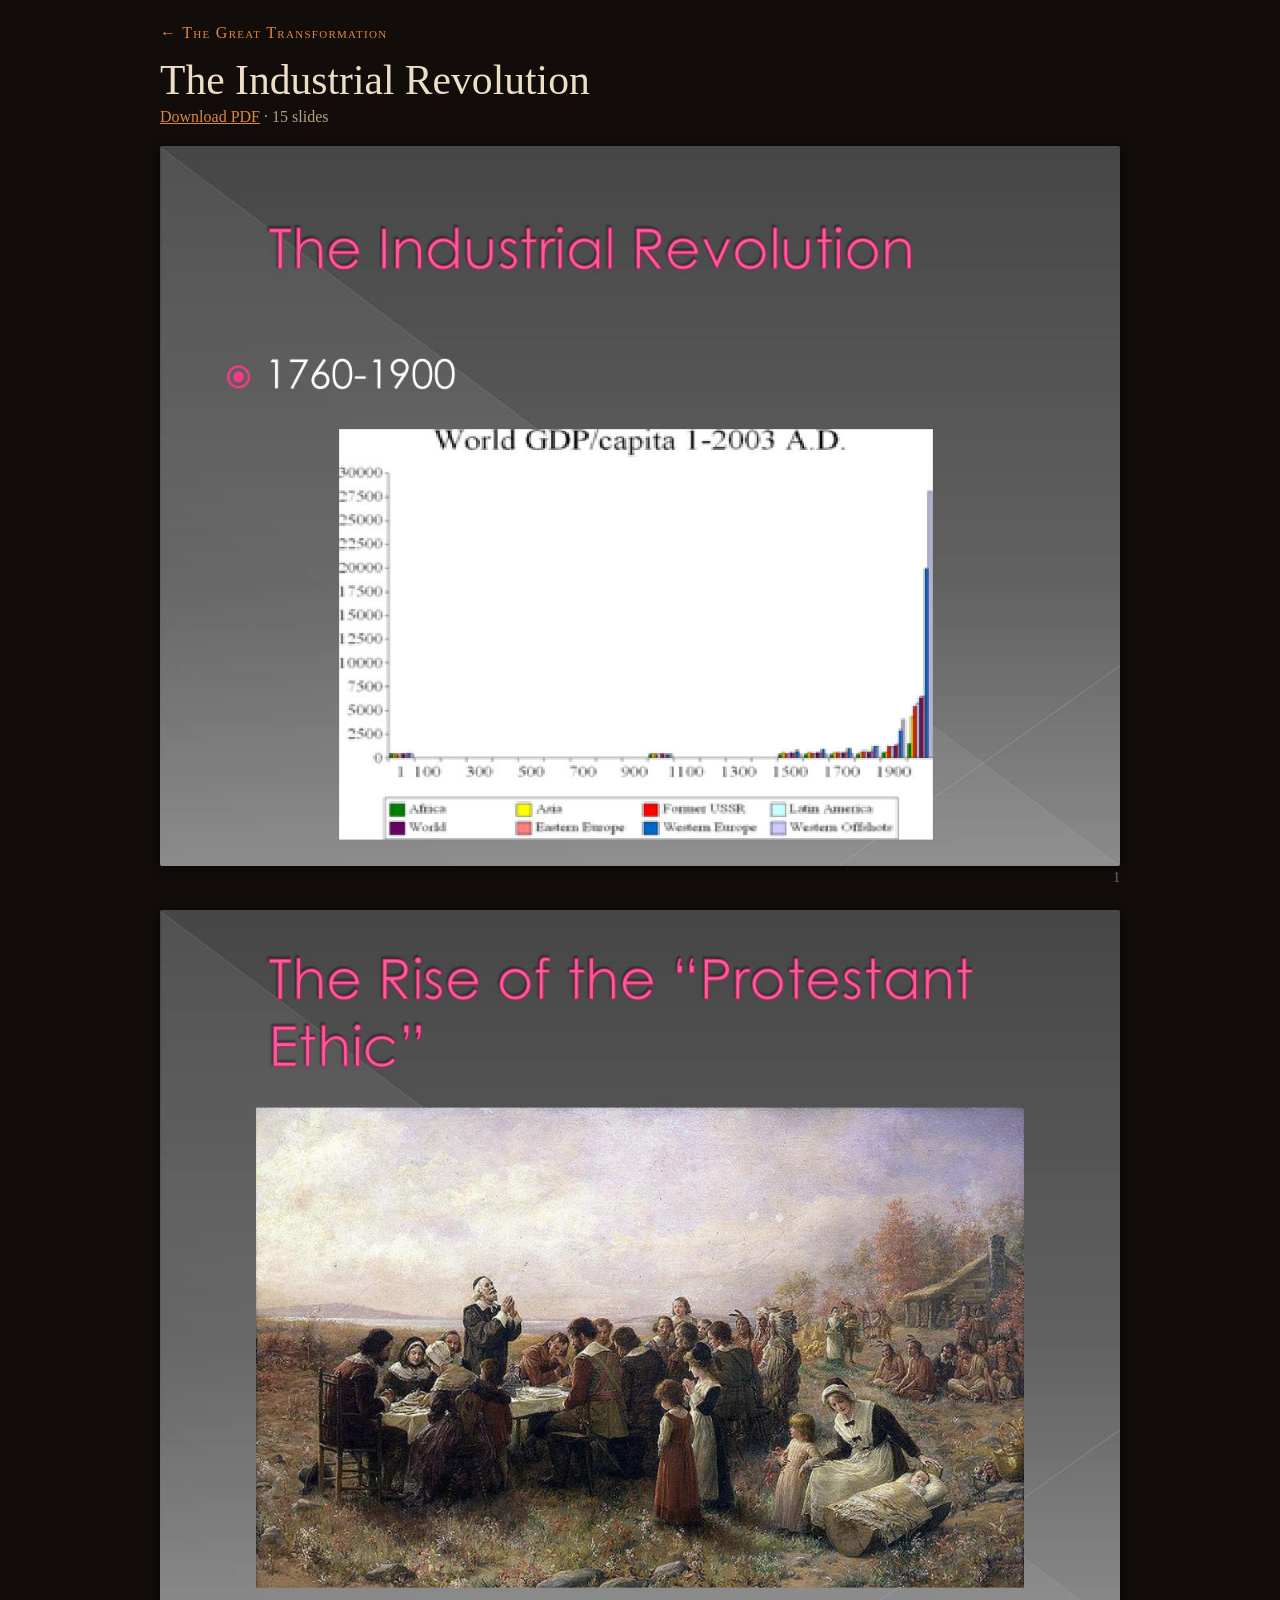
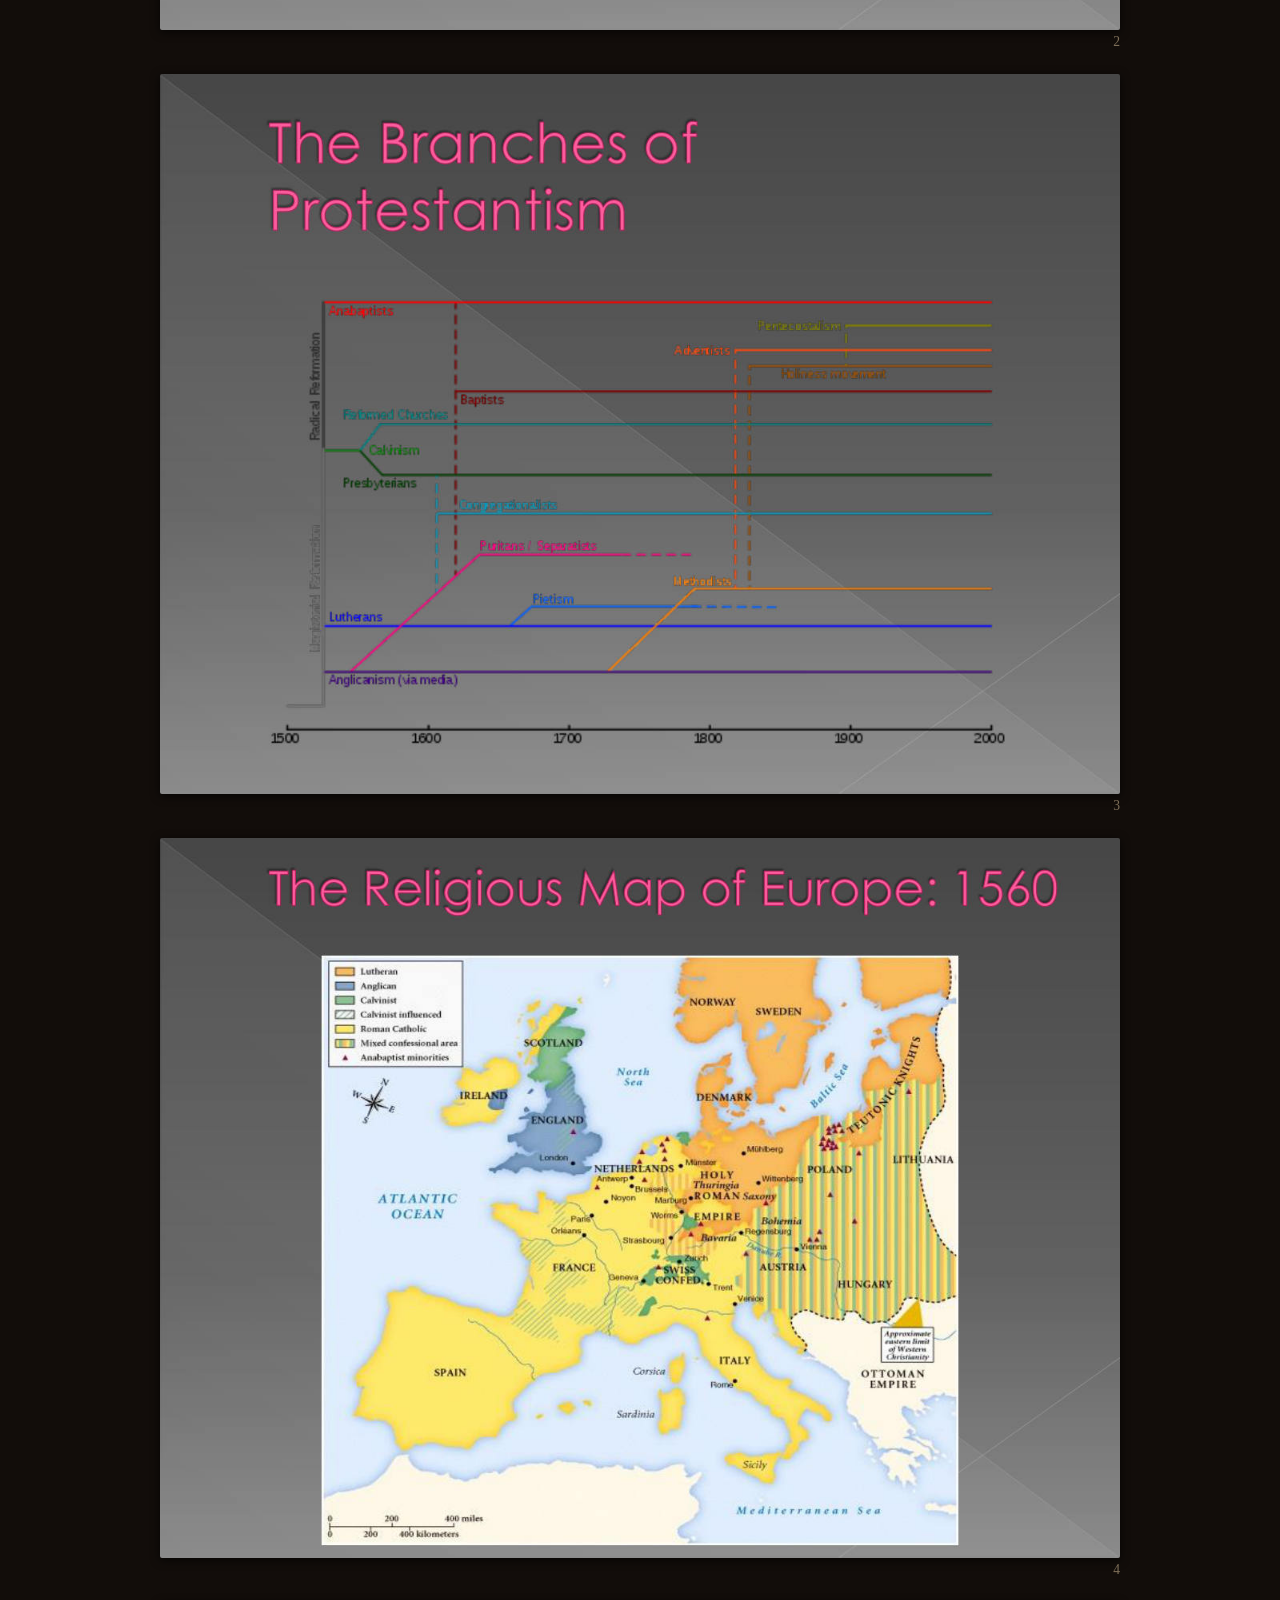
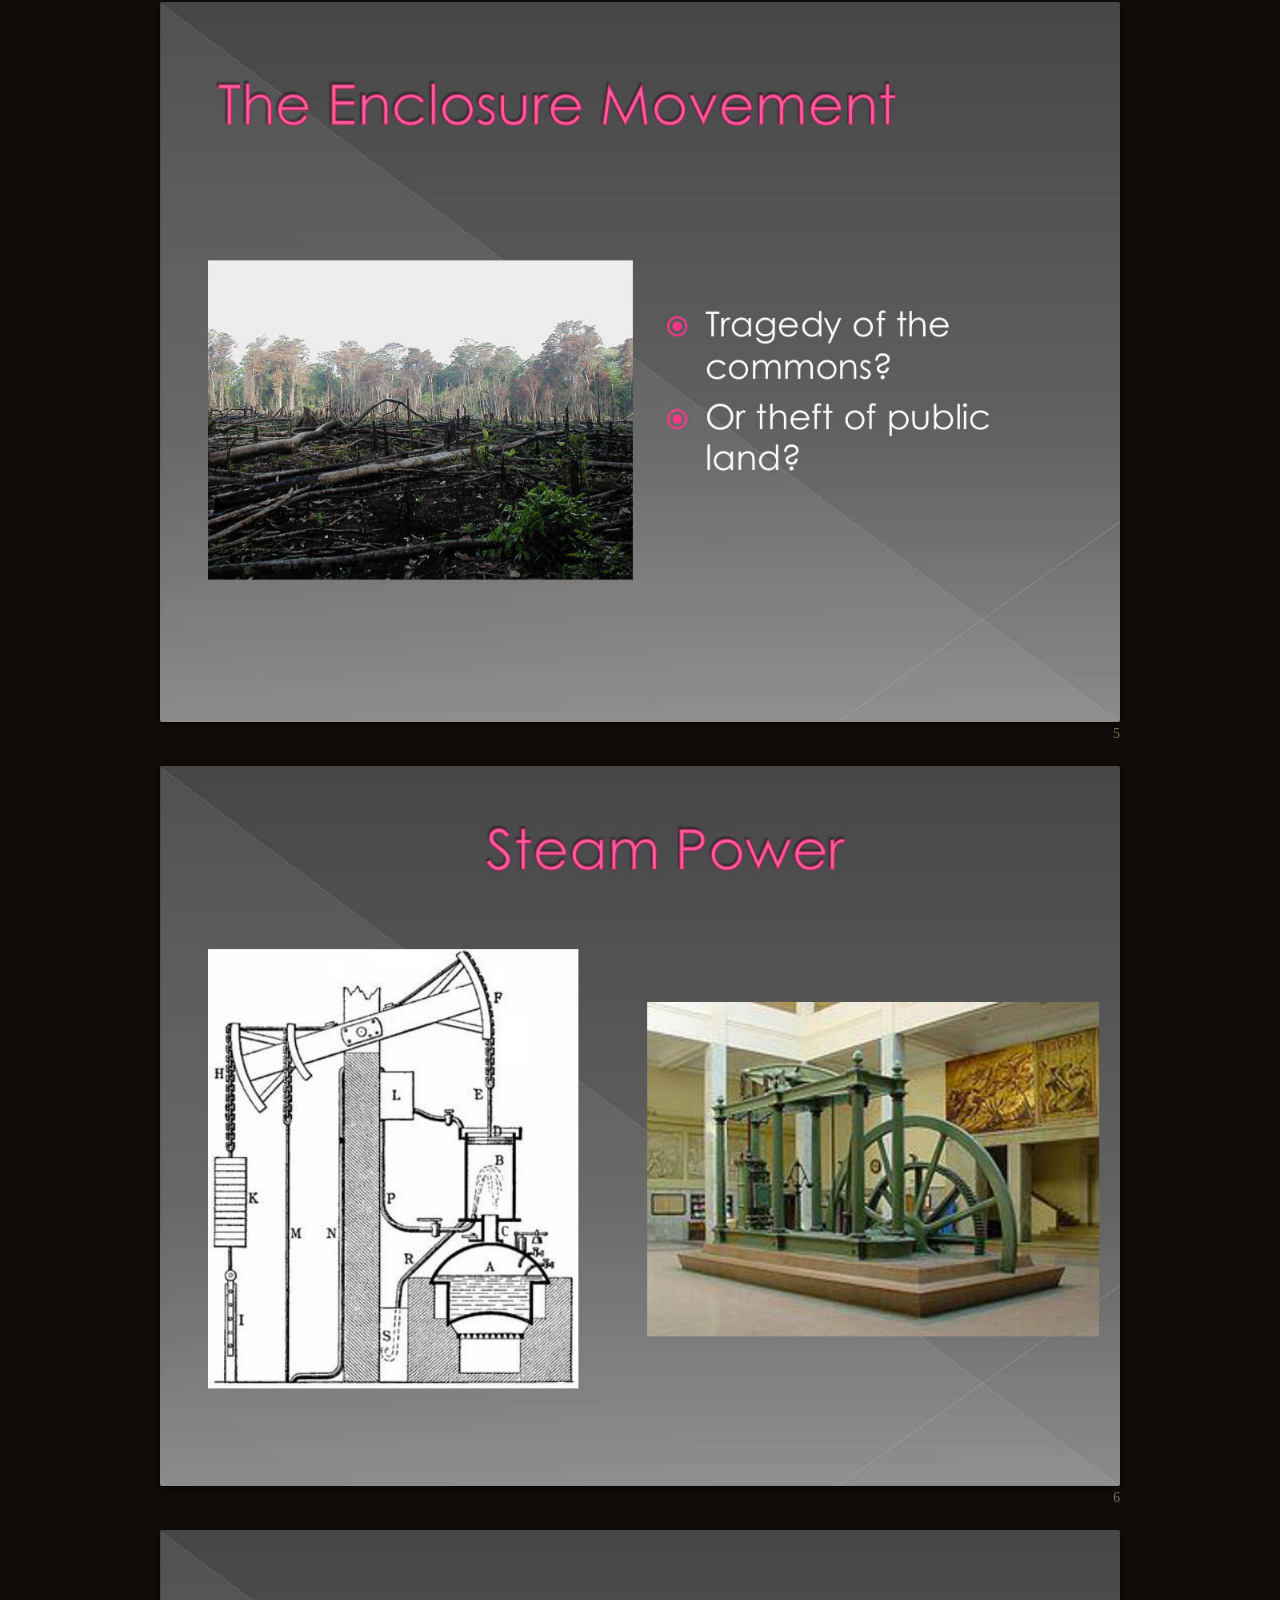
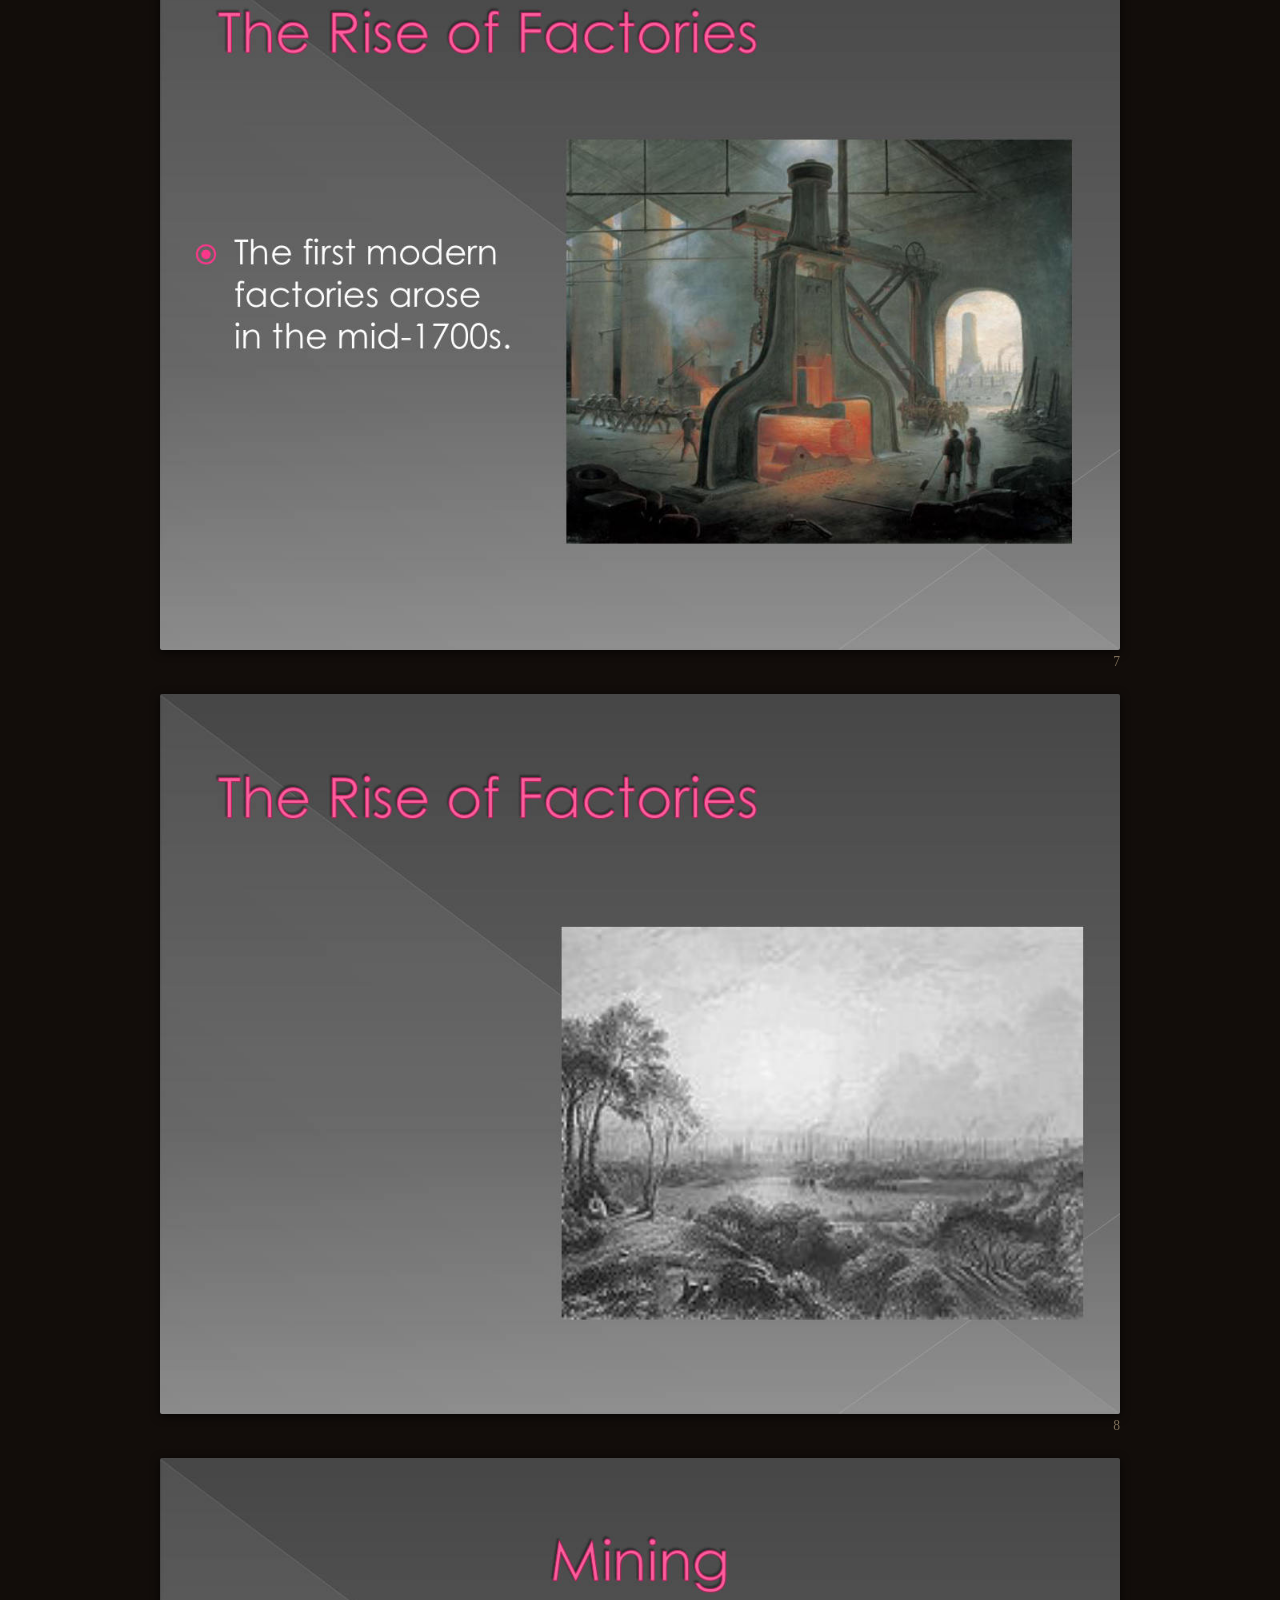
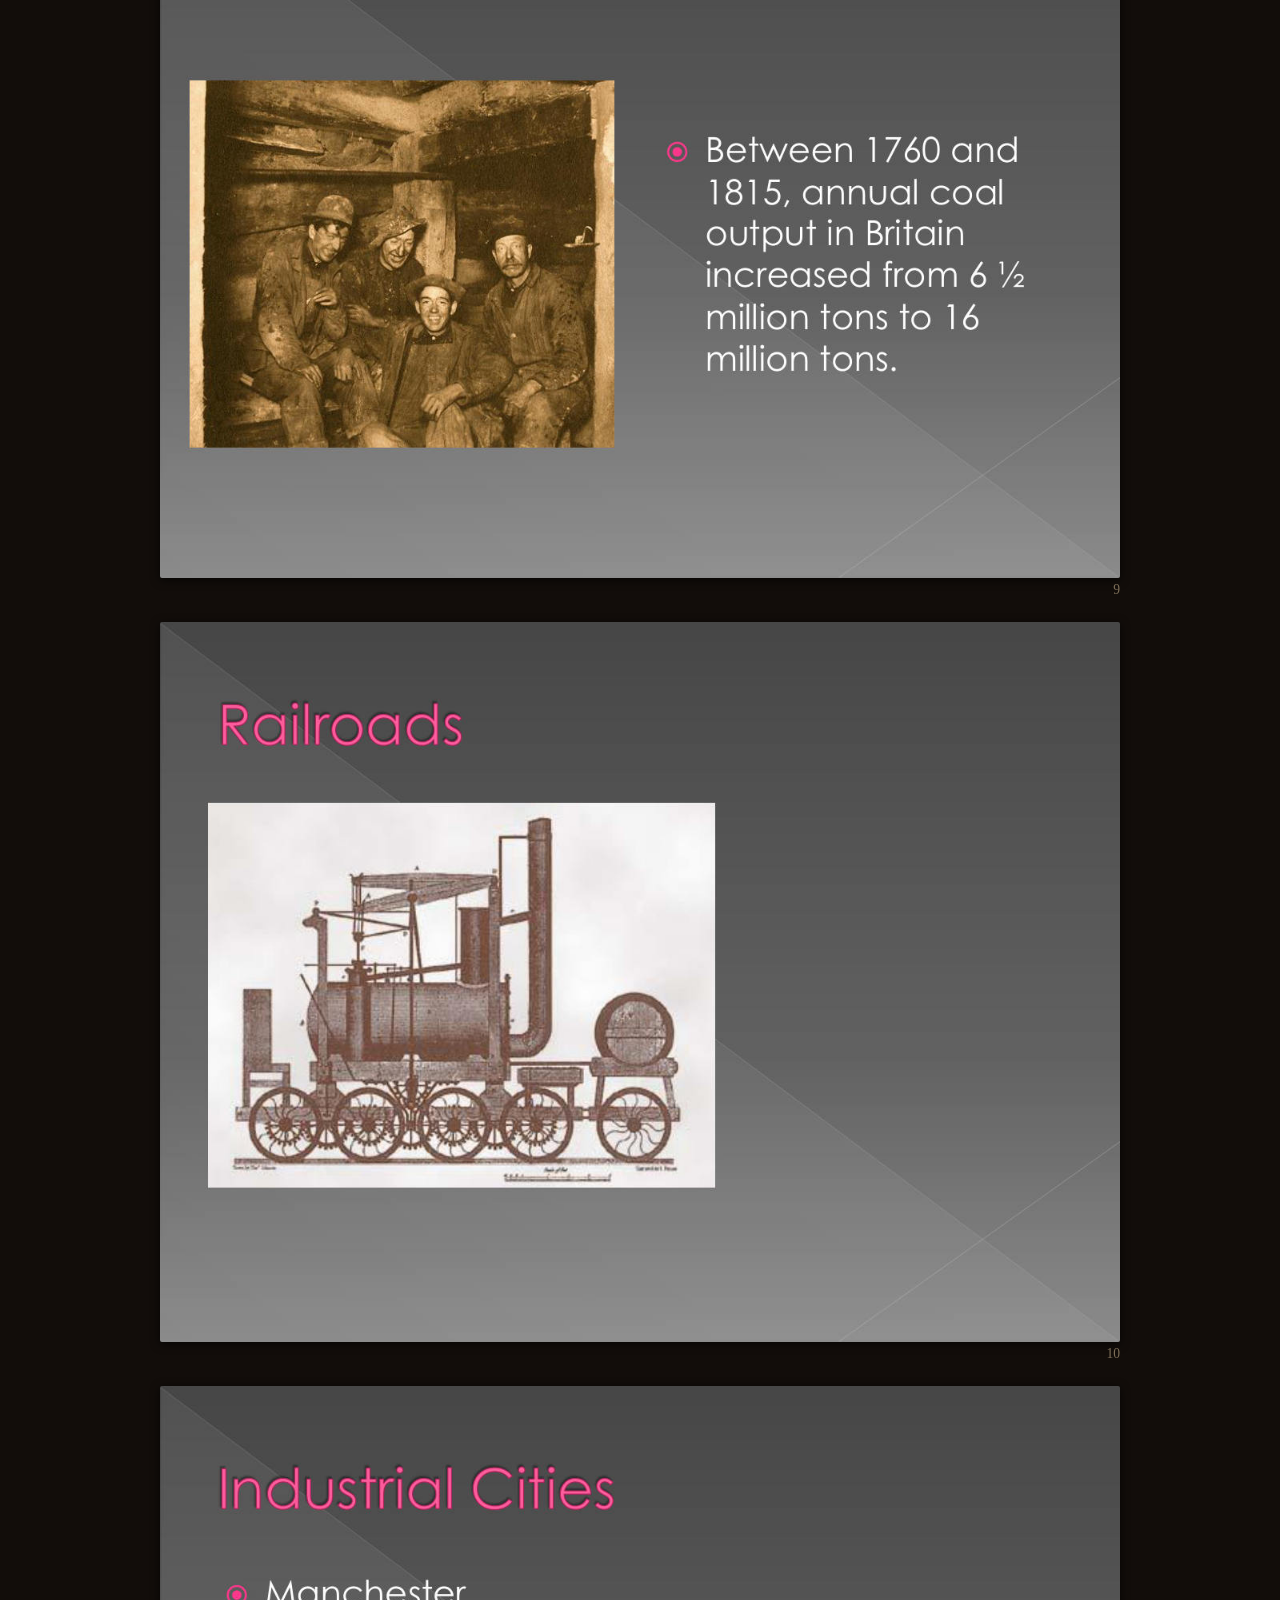
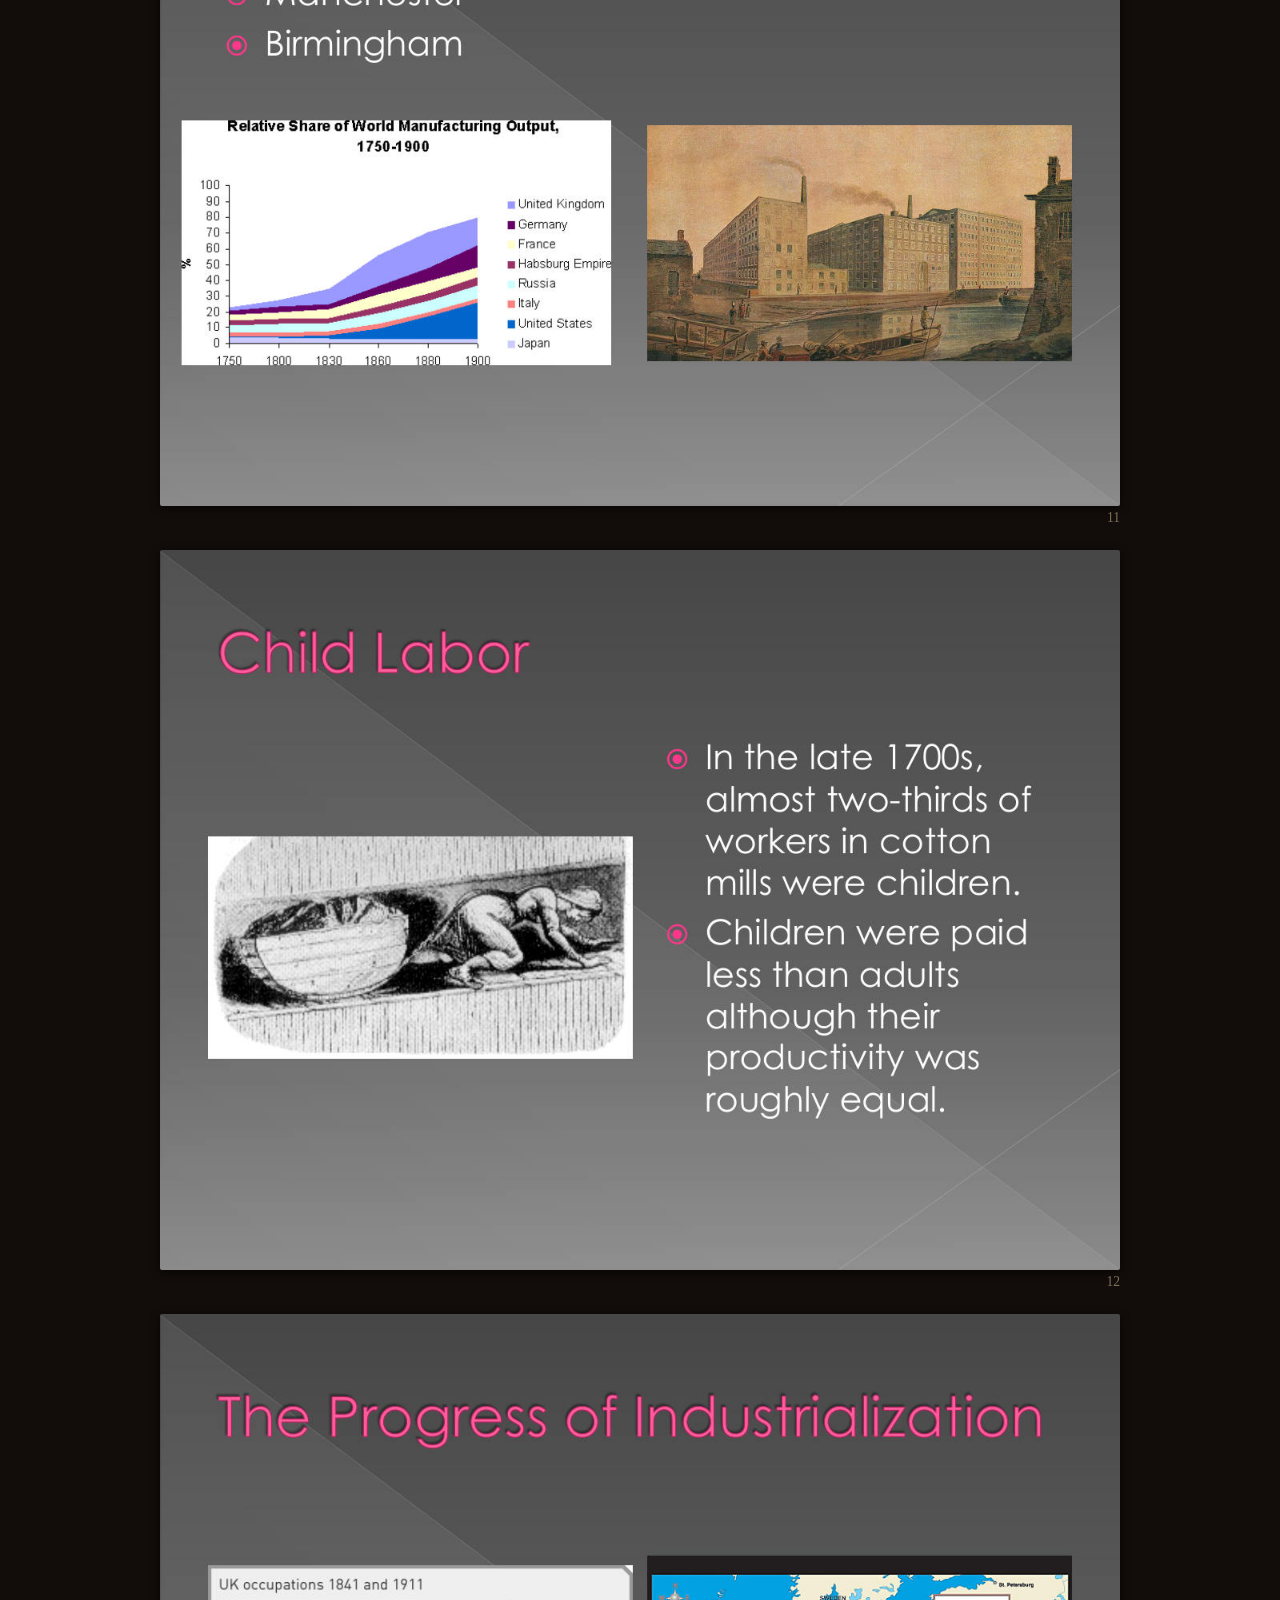
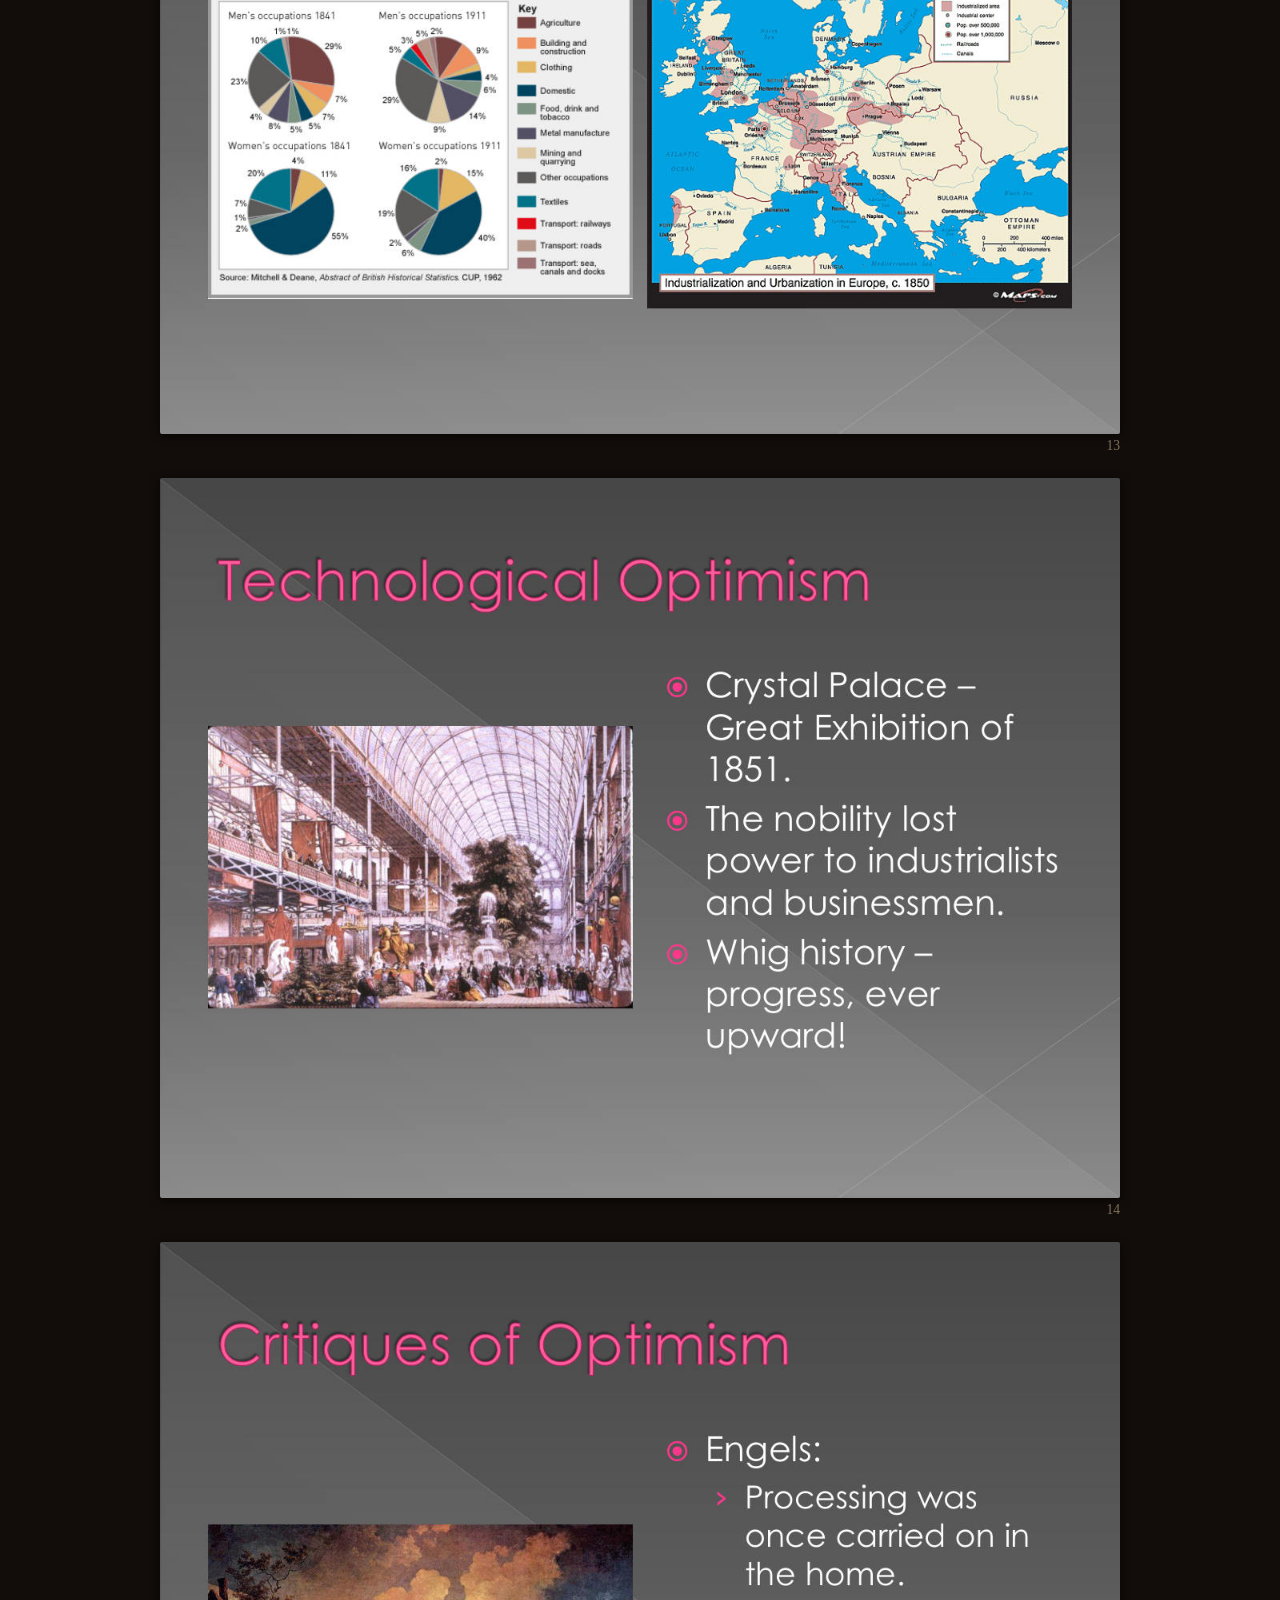
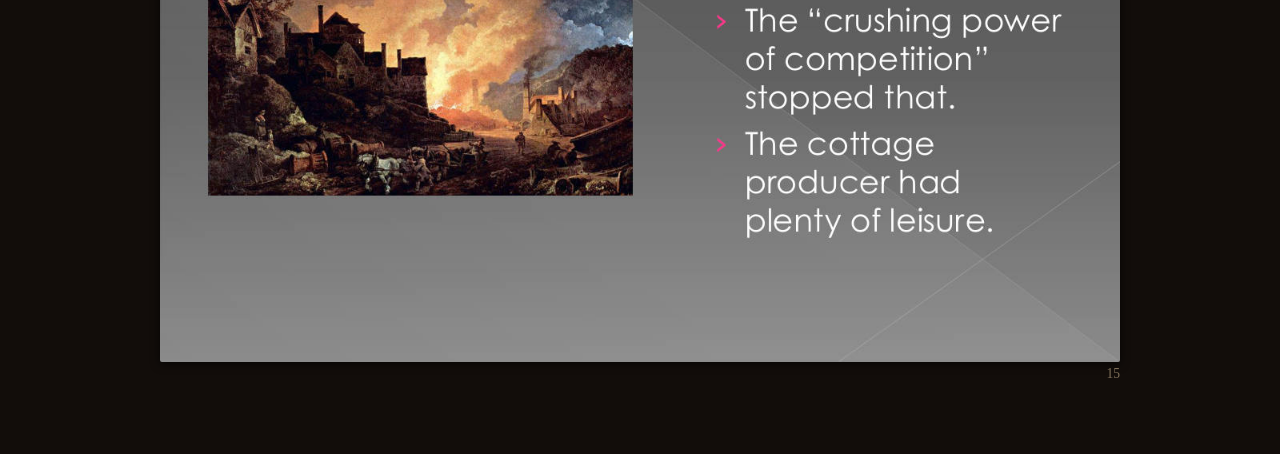
<file: IndustrialRevolution.html>
<!DOCTYPE html>
<html lang="en">
<head>
  <meta charset="utf-8">
  <meta name="viewport" content="width=device-width, initial-scale=1">
  <title>The Industrial Revolution | The Great Transformation</title>
  <link rel="stylesheet" href="slides.css">
</head>
<body>
  <header>
    <p class="home"><a href="index.html">&larr; The Great Transformation</a></p>
    <h1>The Industrial Revolution</h1>
    <p><a href="IndustrialRevolution.pdf">Download PDF</a> &middot; 15 slides</p>
  </header>
  <main>
    <figure id="slide-1">
      <img src="IndustrialRevolution/slide-01.jpg" width="1200" height="900" alt="The Industrial Revolution. 1760-1900">
      <figcaption><a href="#slide-1">1</a></figcaption>
    </figure>
    <figure id="slide-2">
      <img src="IndustrialRevolution/slide-02.jpg" width="1200" height="900" alt="The Rise of the “Protestant Ethic”" loading="lazy">
      <figcaption><a href="#slide-2">2</a></figcaption>
    </figure>
    <figure id="slide-3">
      <img src="IndustrialRevolution/slide-03.jpg" width="1200" height="900" alt="The Branches of Protestantism" loading="lazy">
      <figcaption><a href="#slide-3">3</a></figcaption>
    </figure>
    <figure id="slide-4">
      <img src="IndustrialRevolution/slide-04.jpg" width="1200" height="900" alt="The Religious Map of Europe: 1560" loading="lazy">
      <figcaption><a href="#slide-4">4</a></figcaption>
    </figure>
    <figure id="slide-5">
      <img src="IndustrialRevolution/slide-05.jpg" width="1200" height="900" alt="The Enclosure Movement. Tragedy of the commons? Or theft of public land?" loading="lazy">
      <figcaption><a href="#slide-5">5</a></figcaption>
    </figure>
    <figure id="slide-6">
      <img src="IndustrialRevolution/slide-06.jpg" width="1200" height="900" alt="Steam Power" loading="lazy">
      <figcaption><a href="#slide-6">6</a></figcaption>
    </figure>
    <figure id="slide-7">
      <img src="IndustrialRevolution/slide-07.jpg" width="1200" height="900" alt="The Rise of Factories. The first modern factories arose in the mid-1700s." loading="lazy">
      <figcaption><a href="#slide-7">7</a></figcaption>
    </figure>
    <figure id="slide-8">
      <img src="IndustrialRevolution/slide-08.jpg" width="1200" height="900" alt="The Rise of Factories" loading="lazy">
      <figcaption><a href="#slide-8">8</a></figcaption>
    </figure>
    <figure id="slide-9">
      <img src="IndustrialRevolution/slide-09.jpg" width="1200" height="900" alt="Mining. Between 1760 and 1815, annual coal output in Britain increased from 6 ½ million tons to 16 million tons." loading="lazy">
      <figcaption><a href="#slide-9">9</a></figcaption>
    </figure>
    <figure id="slide-10">
      <img src="IndustrialRevolution/slide-10.jpg" width="1200" height="900" alt="Railroads" loading="lazy">
      <figcaption><a href="#slide-10">10</a></figcaption>
    </figure>
    <figure id="slide-11">
      <img src="IndustrialRevolution/slide-11.jpg" width="1200" height="900" alt="Industrial Cities. Manchester. Birmingham" loading="lazy">
      <figcaption><a href="#slide-11">11</a></figcaption>
    </figure>
    <figure id="slide-12">
      <img src="IndustrialRevolution/slide-12.jpg" width="1200" height="900" alt="Child Labor. In the late 1700s, almost two-thirds of workers in cotton mills were children. Children were paid less than adults although their productivity was roughly equal." loading="lazy">
      <figcaption><a href="#slide-12">12</a></figcaption>
    </figure>
    <figure id="slide-13">
      <img src="IndustrialRevolution/slide-13.jpg" width="1200" height="900" alt="The Progress of Industrialization" loading="lazy">
      <figcaption><a href="#slide-13">13</a></figcaption>
    </figure>
    <figure id="slide-14">
      <img src="IndustrialRevolution/slide-14.jpg" width="1200" height="900" alt="Technological Optimism. Crystal Palace – Great Exhibition of 1851. The nobility lost power to industrialists and businessmen. Whig history – progress, ever upward!" loading="lazy">
      <figcaption><a href="#slide-14">14</a></figcaption>
    </figure>
    <figure id="slide-15">
      <img src="IndustrialRevolution/slide-15.jpg" width="1200" height="900" alt="Critiques of Optimism. Engels: Processing was once carried on in the home. The “crushing power of competition” stopped that. The cottage producer had plenty of leisure." loading="lazy">
      <figcaption><a href="#slide-15">15</a></figcaption>
    </figure>
  </main>
</body>
</html>
</file>
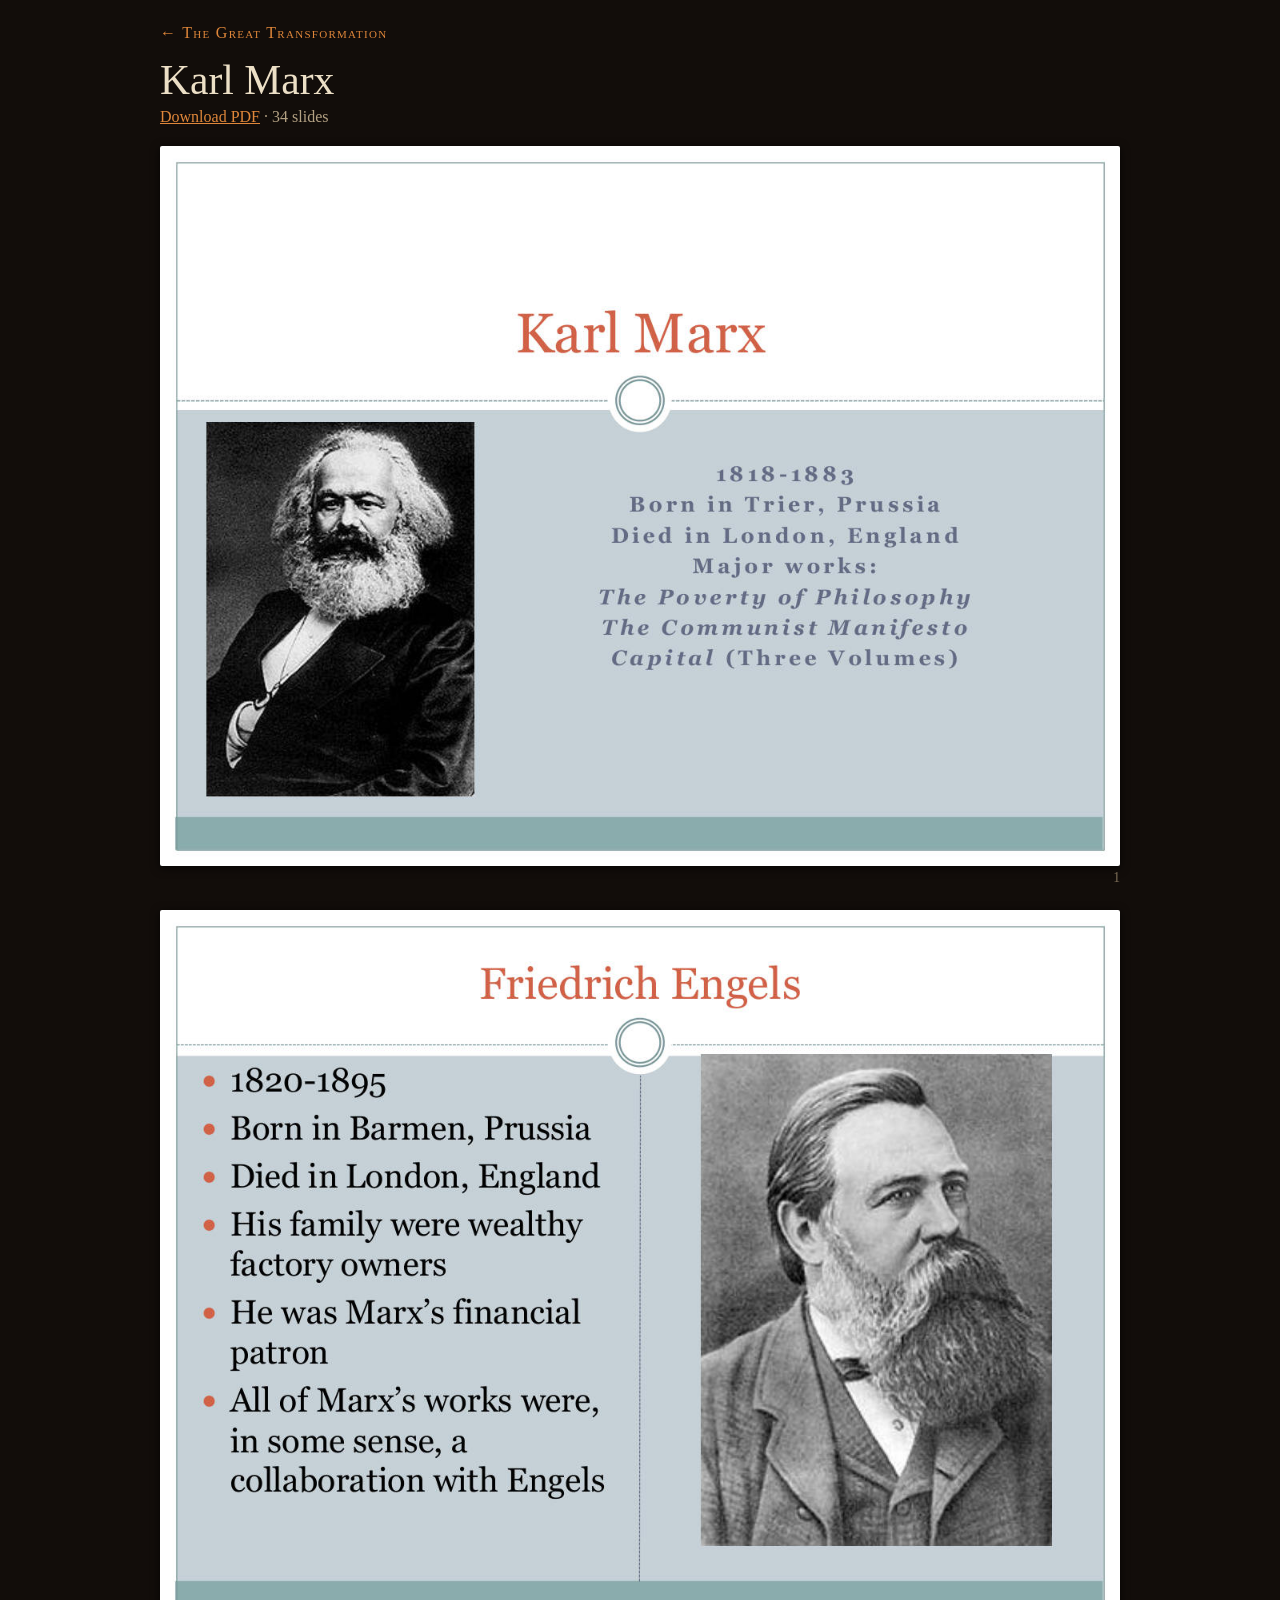
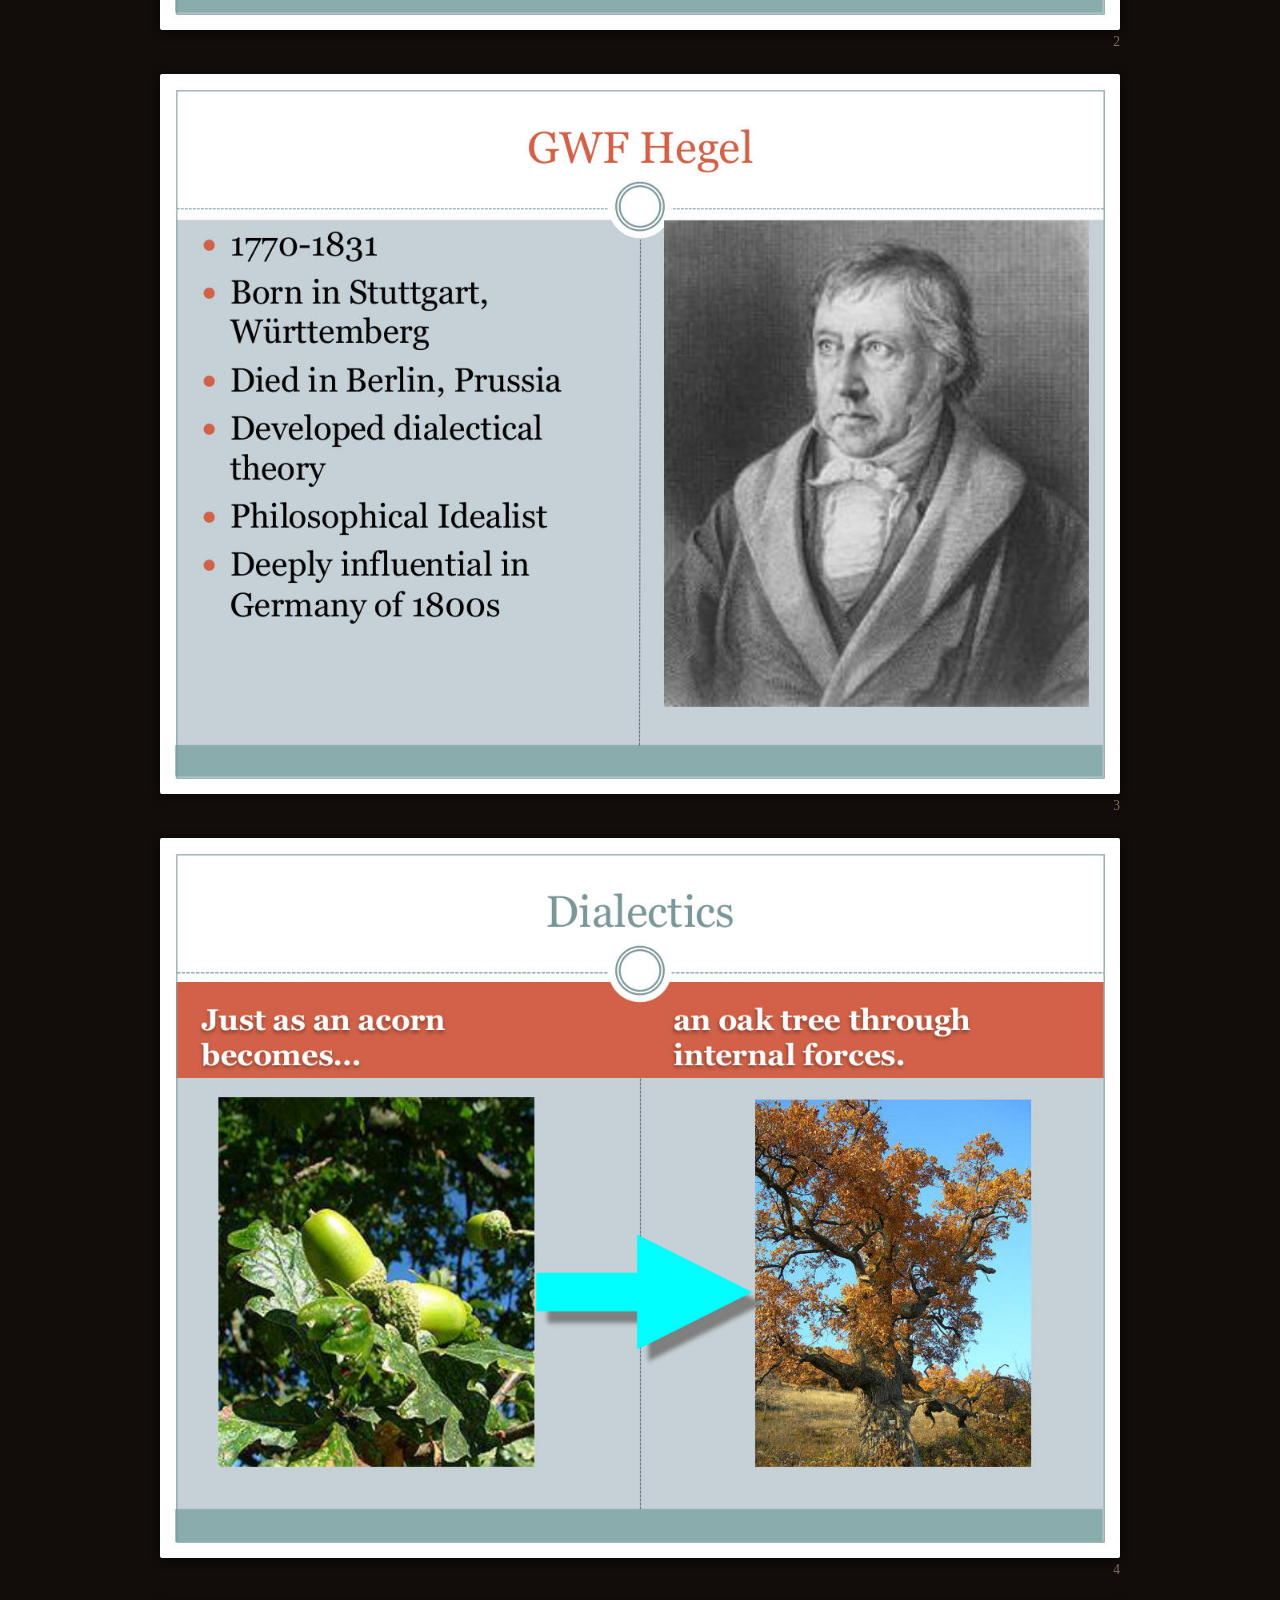
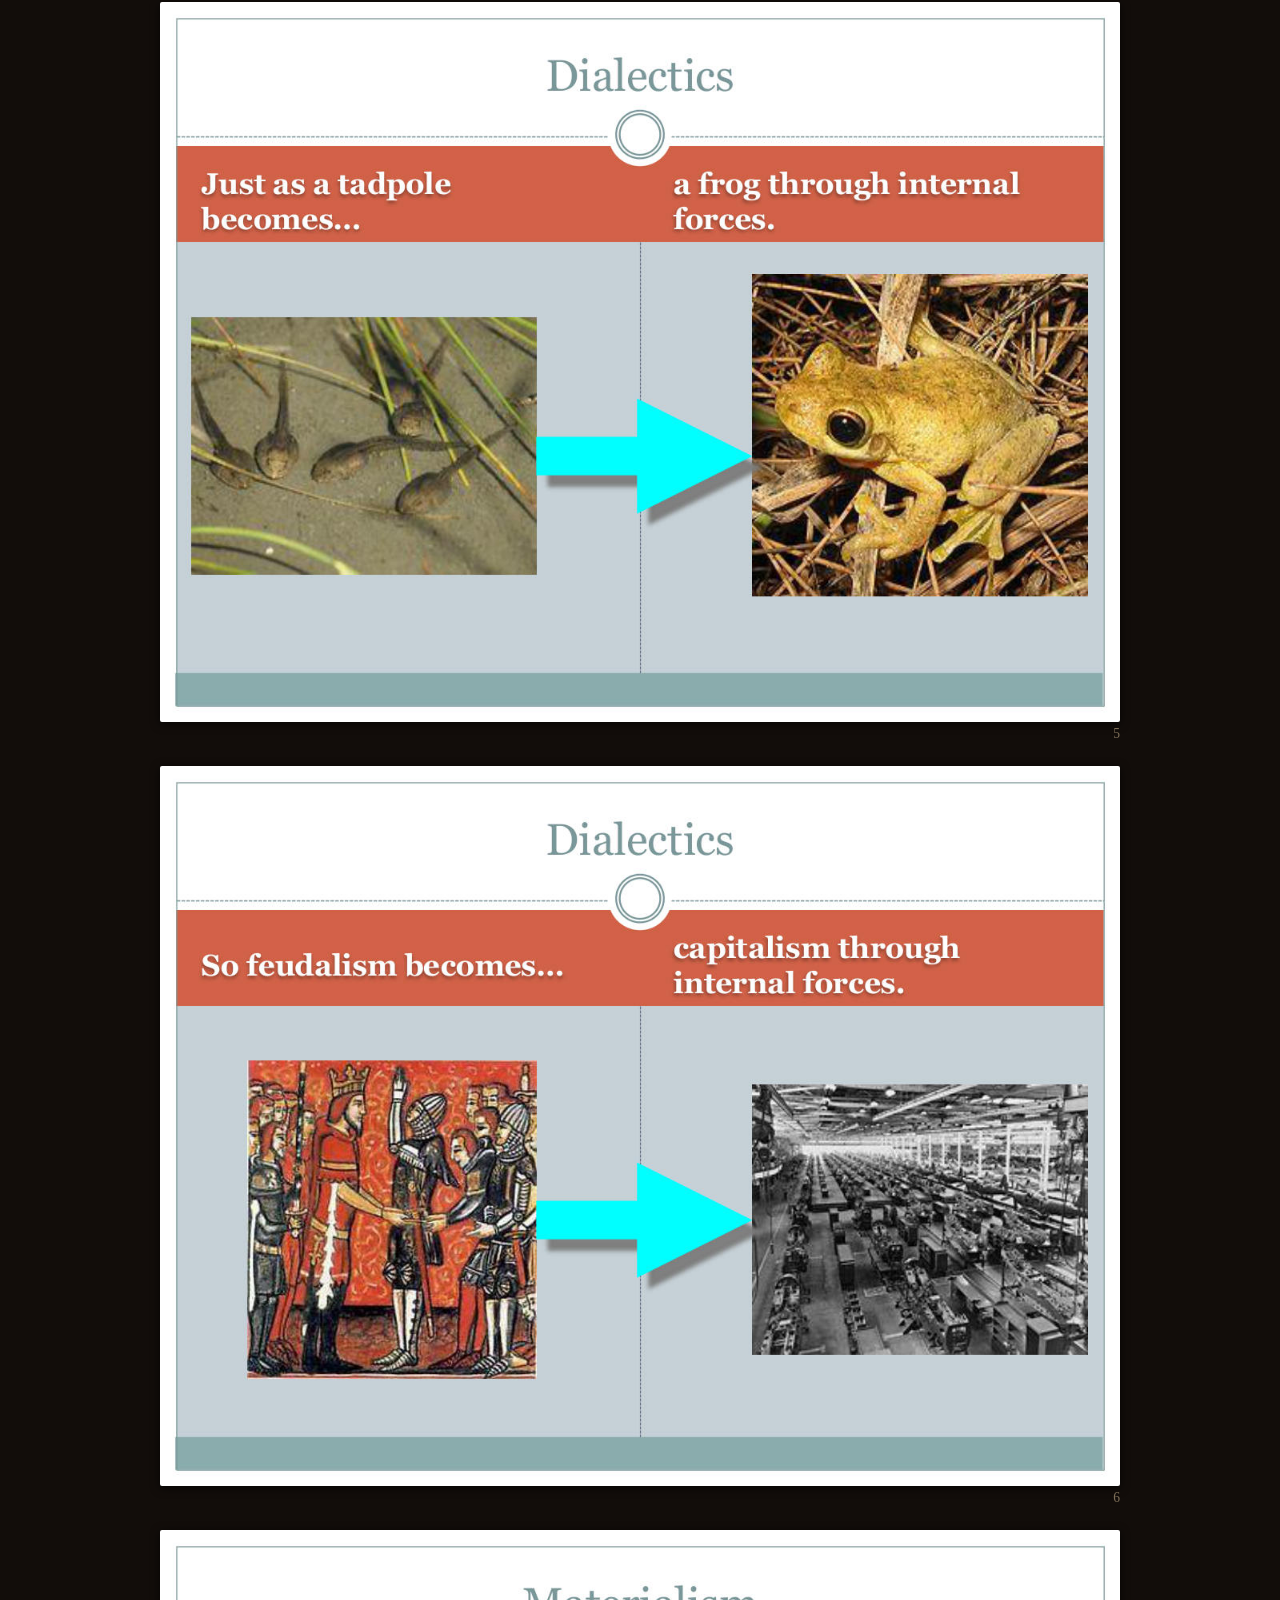
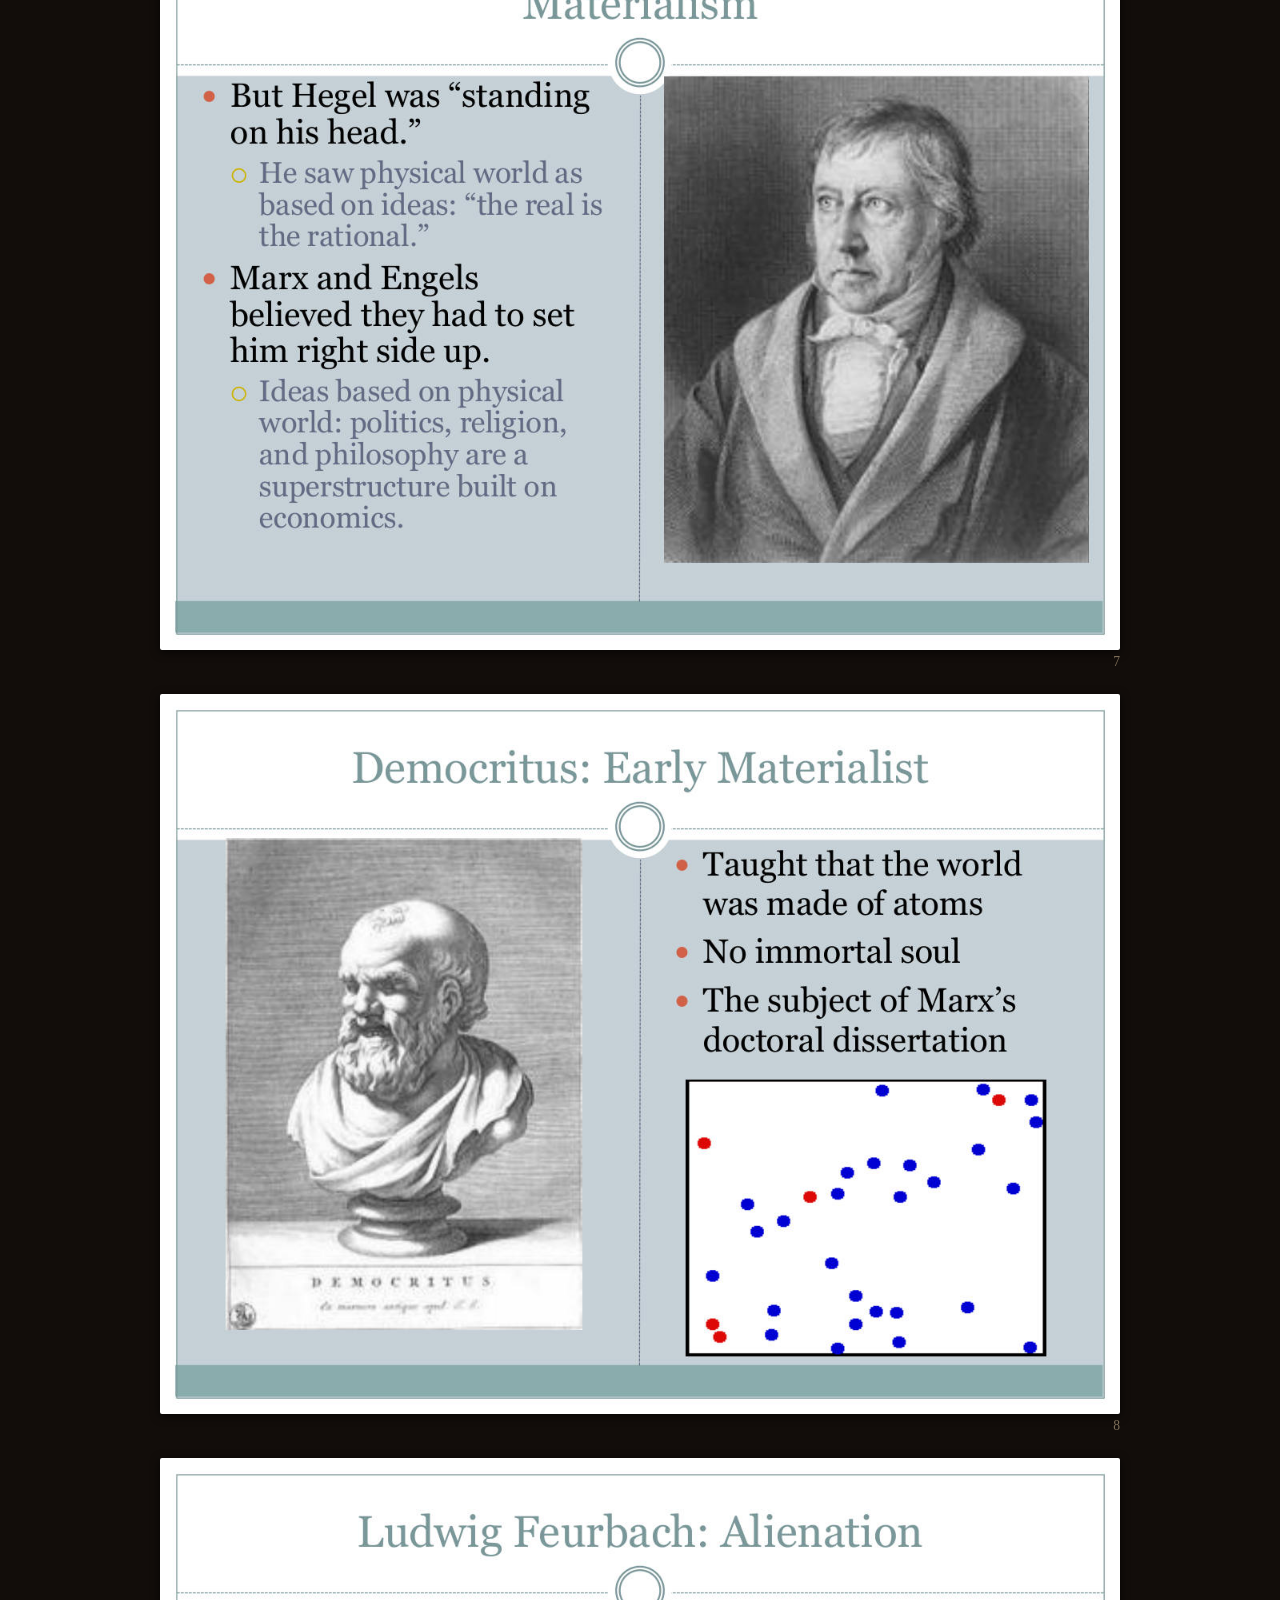
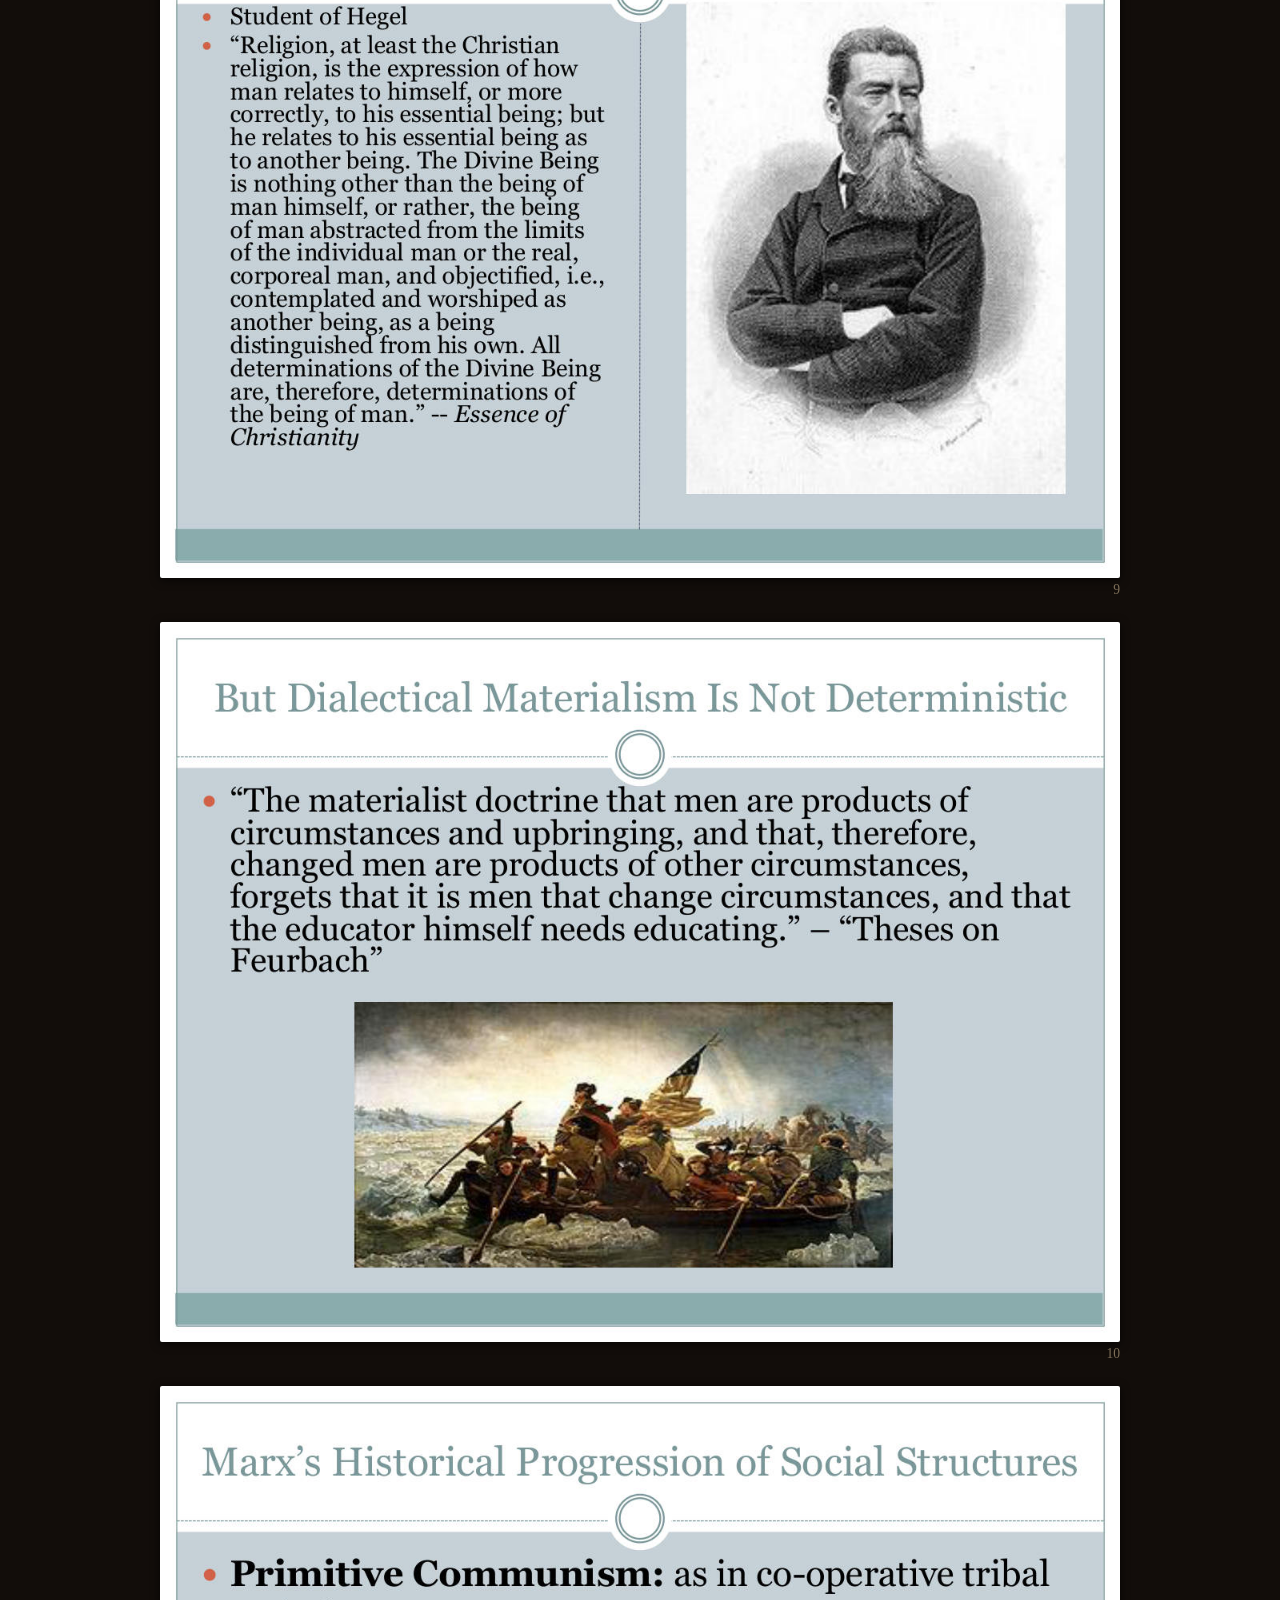
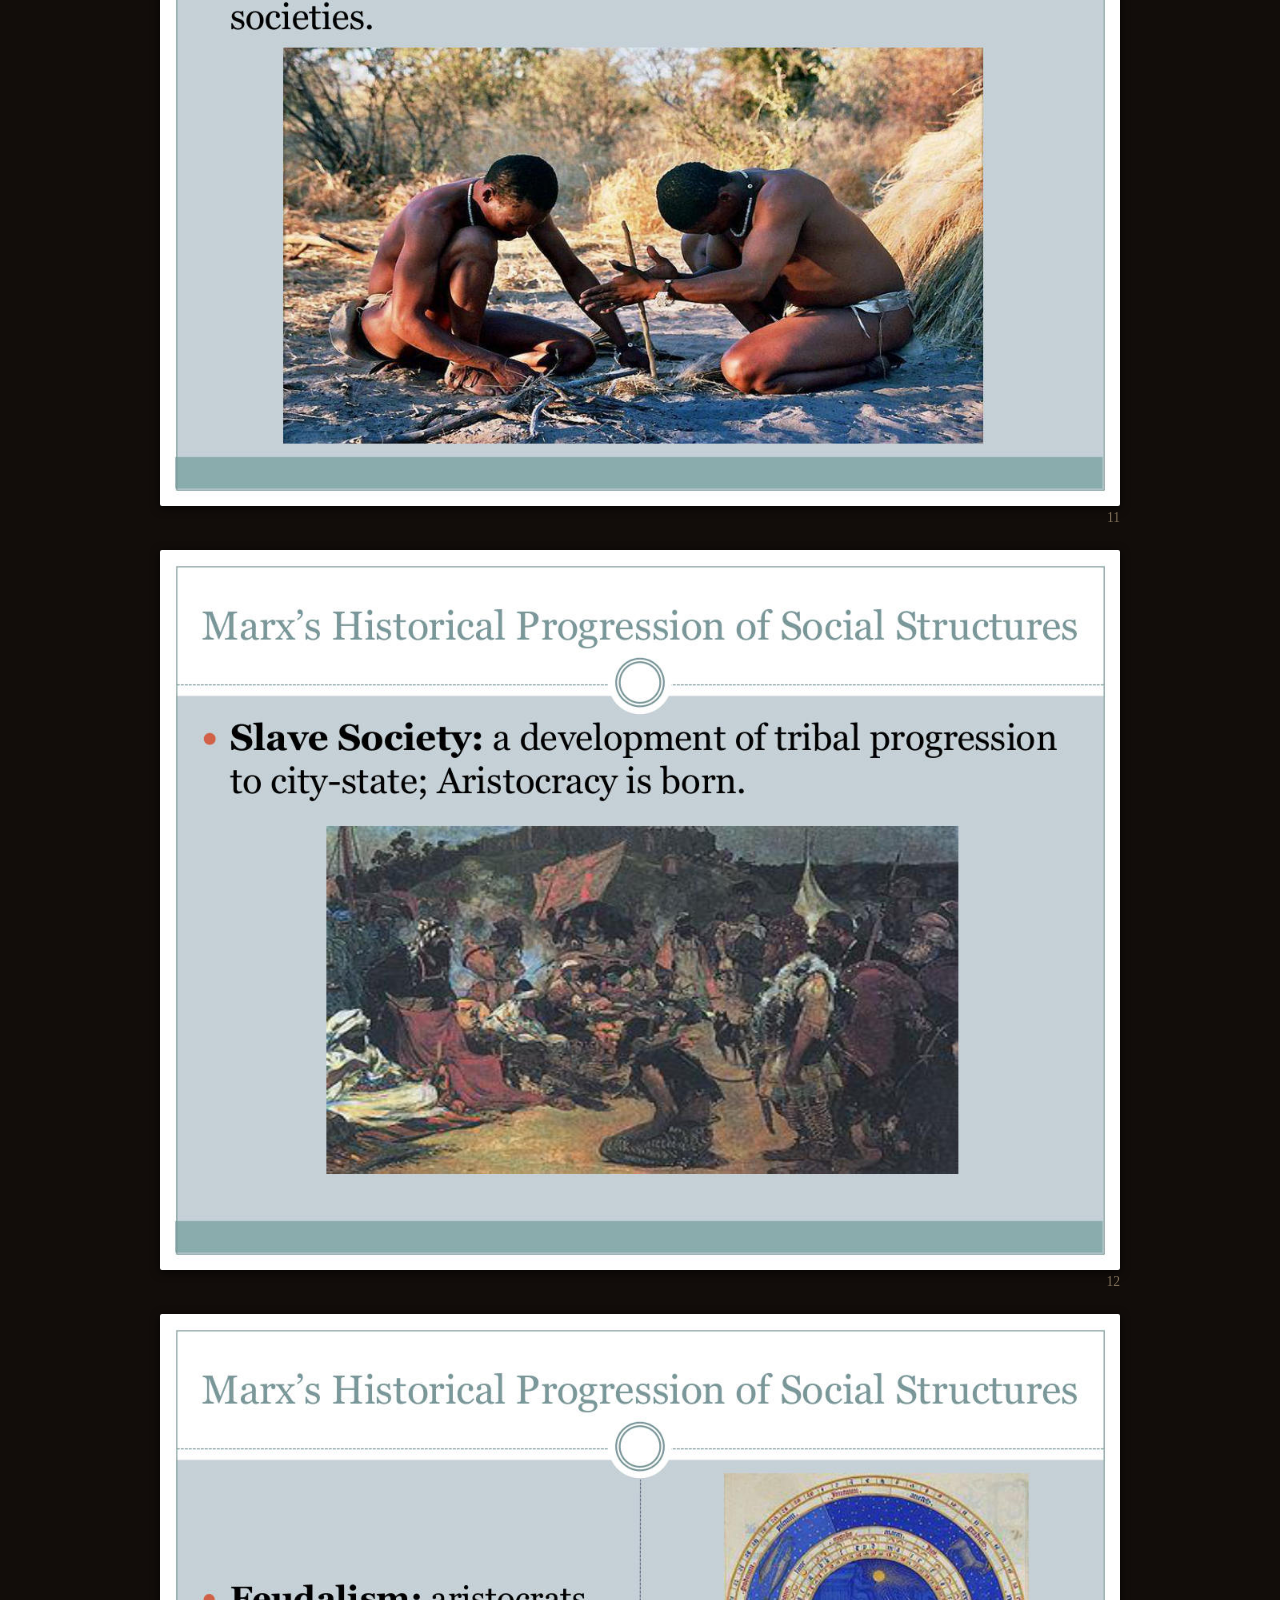
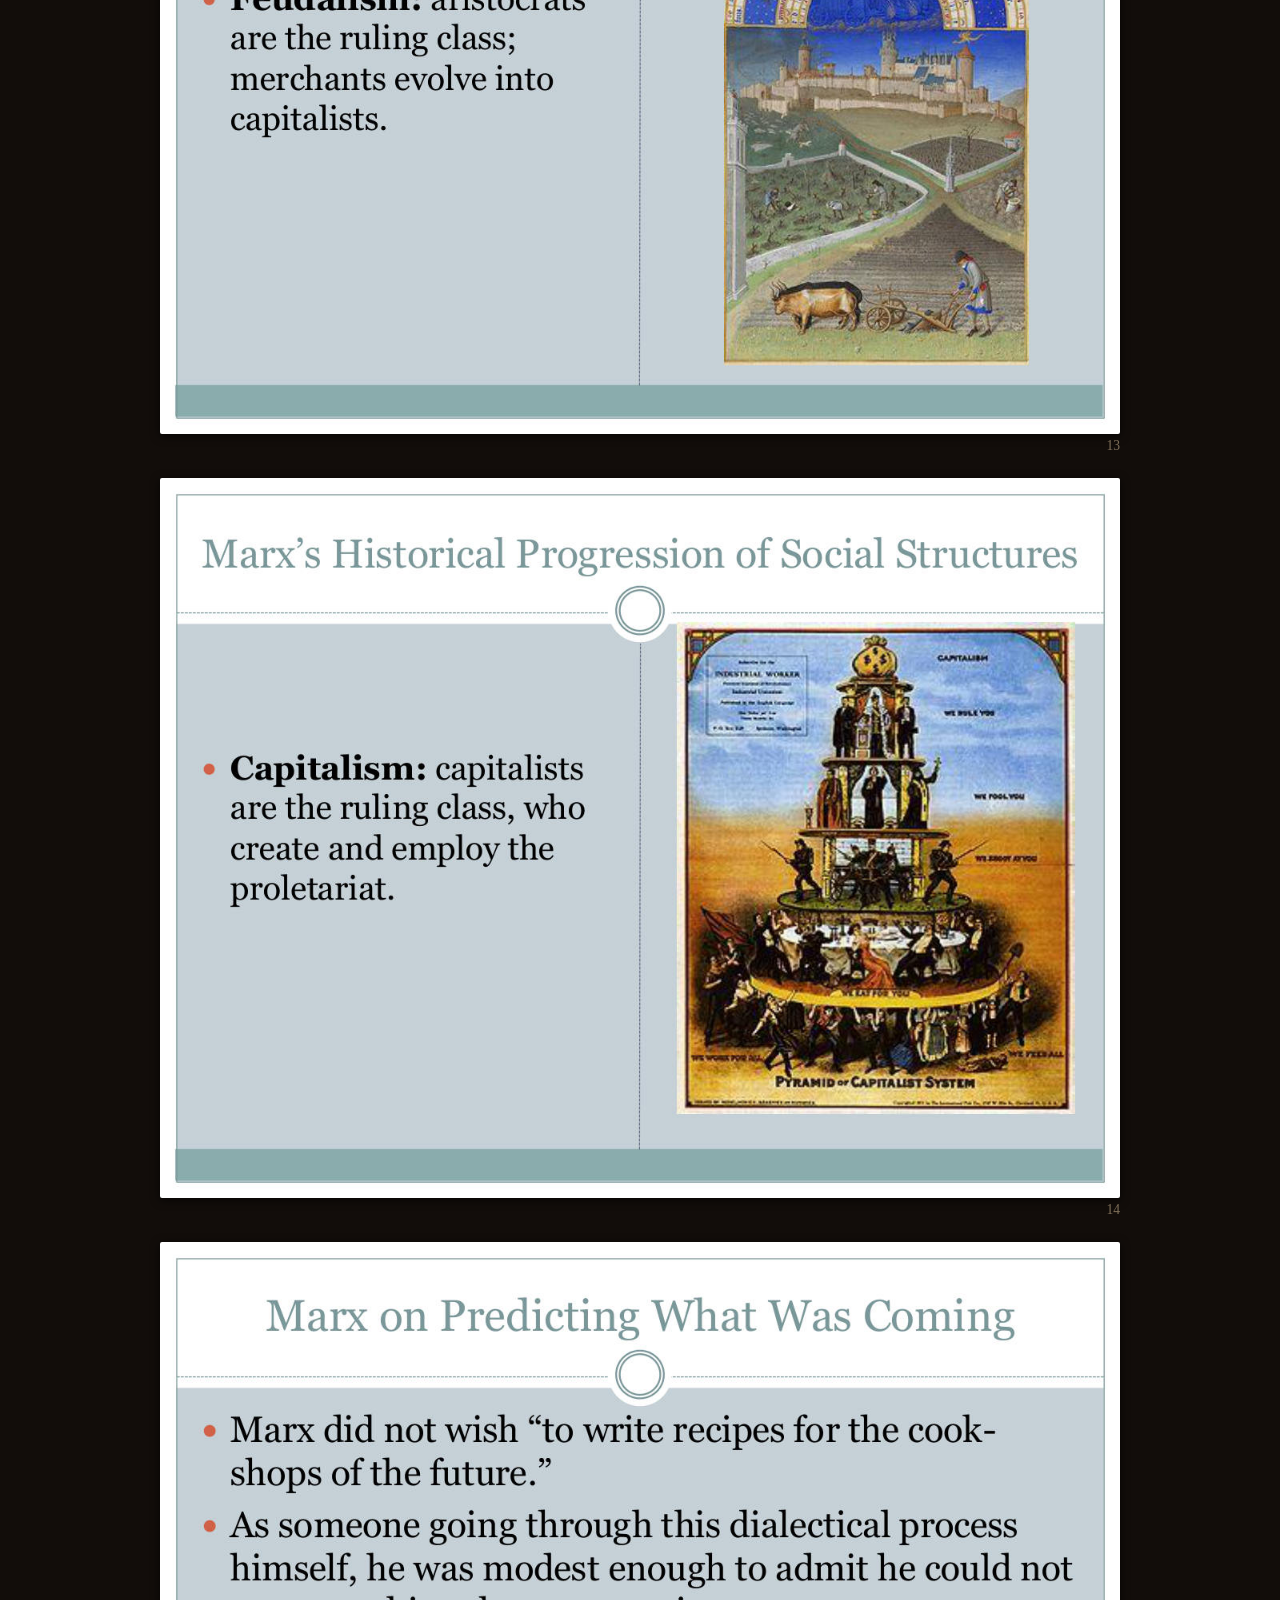
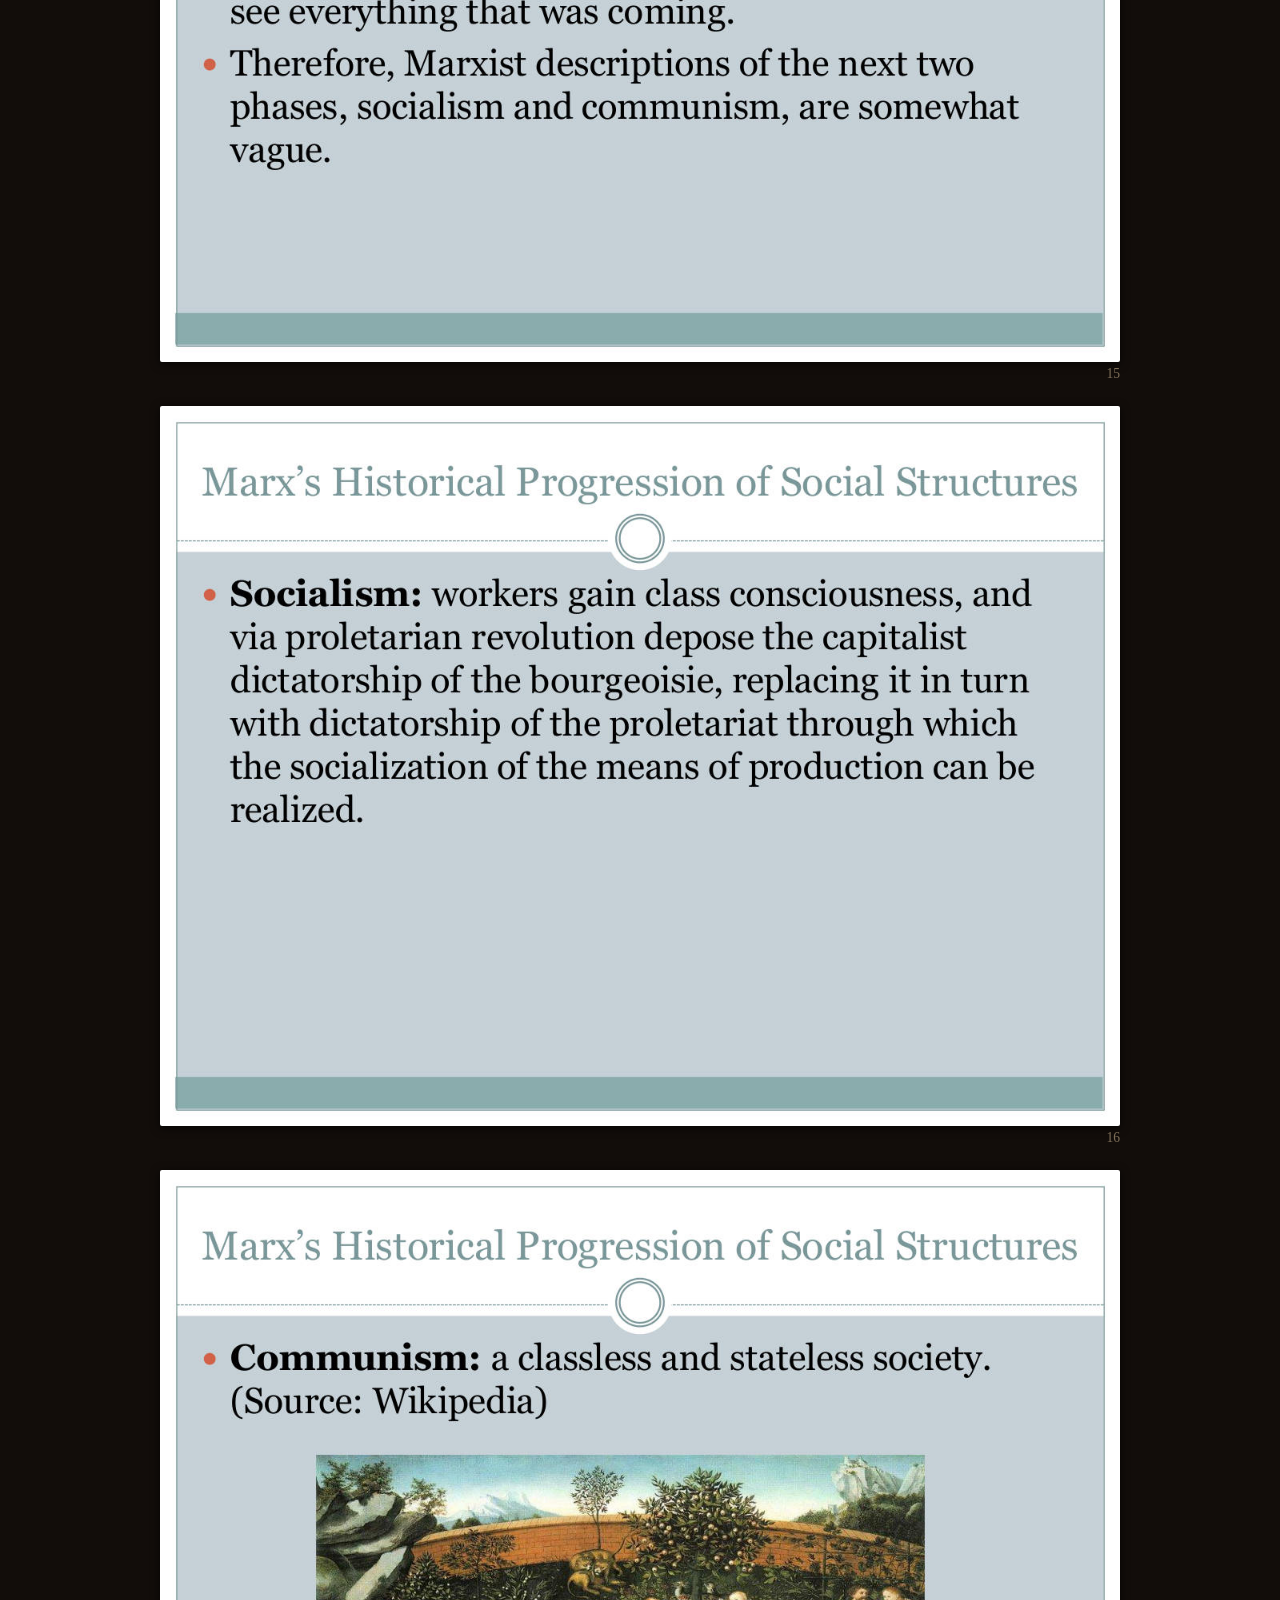
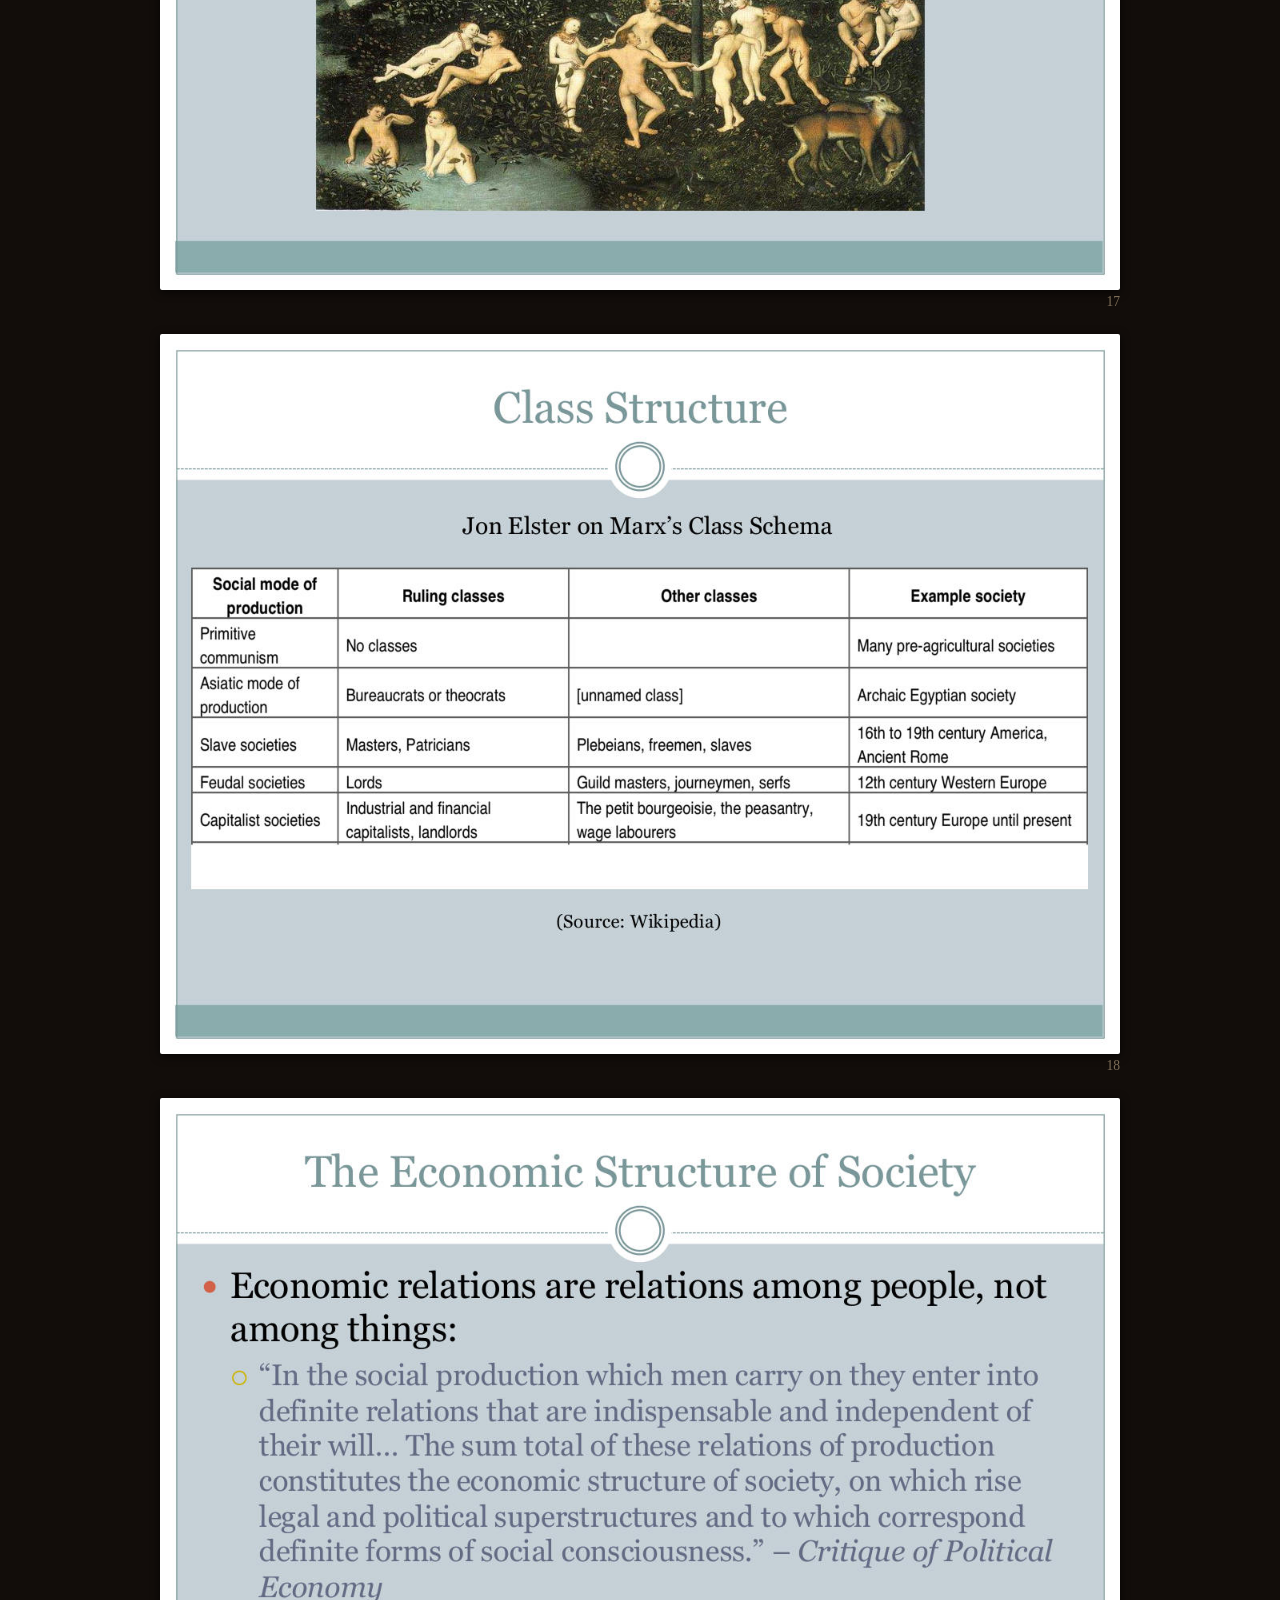
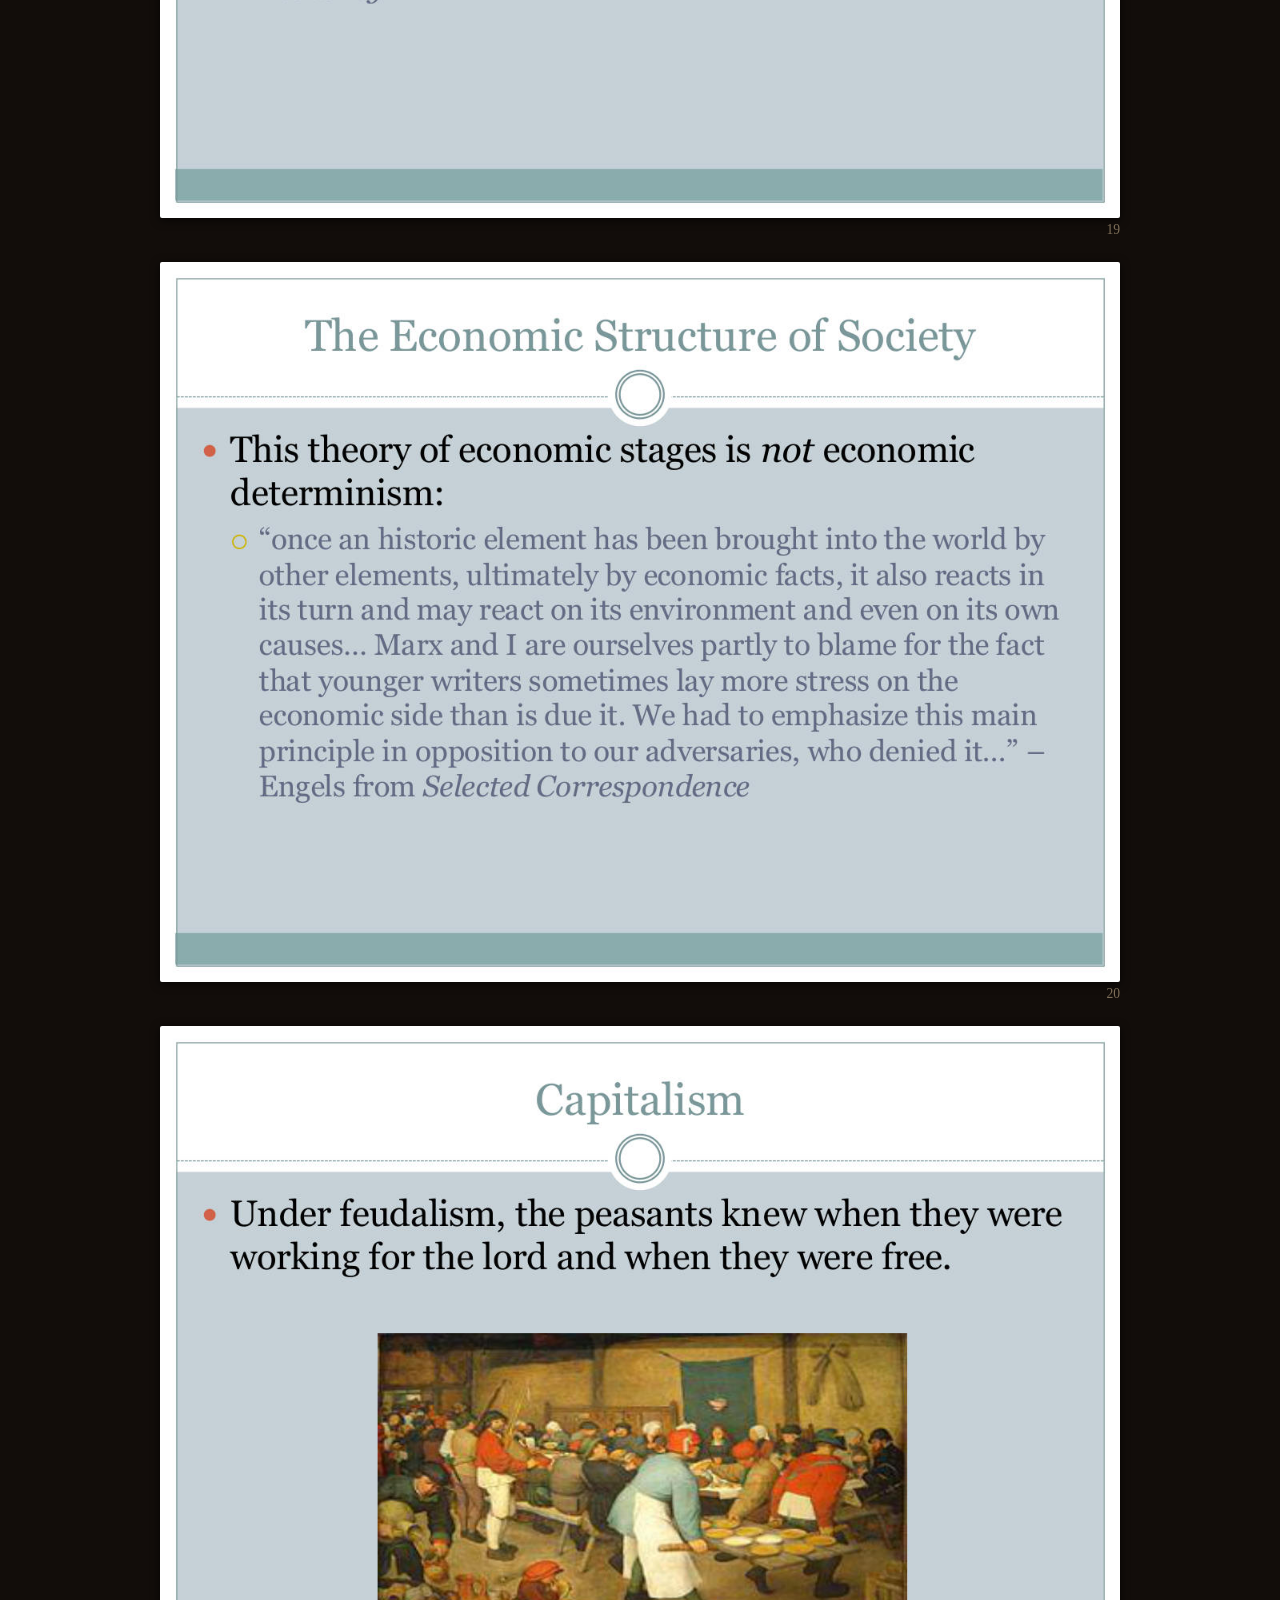
<file: Marx.html>
<!DOCTYPE html>
<html lang="en">
<head>
  <meta charset="utf-8">
  <meta name="viewport" content="width=device-width, initial-scale=1">
  <title>Karl Marx | The Great Transformation</title>
  <link rel="stylesheet" href="slides.css">
</head>
<body>
  <header>
    <p class="home"><a href="index.html">&larr; The Great Transformation</a></p>
    <h1>Karl Marx</h1>
    <p><a href="Marx.pdf">Download PDF</a> &middot; 34 slides</p>
  </header>
  <main>
    <figure id="slide-1">
      <img src="Marx/slide-01.jpg" width="1200" height="900" alt="Karl Marx. 1818-1883. Born in Trier, Prussia. Died in London, England. Major works: The Poverty of Philosophy. The Communist Manifesto. Capital (Three Volumes)">
      <figcaption><a href="#slide-1">1</a></figcaption>
    </figure>
    <figure id="slide-2">
      <img src="Marx/slide-02.jpg" width="1200" height="900" alt="Friedrich Engels. 1820-1895. Born in Barmen, Prussia. Died in London, England. His family were wealthy factory owners. He was Marx’s financial patron. All of Marx’s works were, in some sense, a collaboration with Engels" loading="lazy">
      <figcaption><a href="#slide-2">2</a></figcaption>
    </figure>
    <figure id="slide-3">
      <img src="Marx/slide-03.jpg" width="1200" height="900" alt="GWF Hegel. 1770-1831. Born in Stuttgart, Württemberg. Died in Berlin, Prussia. Developed dialectical theory. Philosophical Idealist. Deeply influential in Germany of 1800s" loading="lazy">
      <figcaption><a href="#slide-3">3</a></figcaption>
    </figure>
    <figure id="slide-4">
      <img src="Marx/slide-04.jpg" width="1200" height="900" alt="Dialectics. Just as an acorn becomes… an oak tree through internal forces." loading="lazy">
      <figcaption><a href="#slide-4">4</a></figcaption>
    </figure>
    <figure id="slide-5">
      <img src="Marx/slide-05.jpg" width="1200" height="900" alt="Dialectics. Just as a tadpole becomes… a frog through internal forces." loading="lazy">
      <figcaption><a href="#slide-5">5</a></figcaption>
    </figure>
    <figure id="slide-6">
      <img src="Marx/slide-06.jpg" width="1200" height="900" alt="Dialectics. So feudalism becomes… capitalism through internal forces." loading="lazy">
      <figcaption><a href="#slide-6">6</a></figcaption>
    </figure>
    <figure id="slide-7">
      <img src="Marx/slide-07.jpg" width="1200" height="900" alt="Materialism. But Hegel was “standing on his head.” He saw physical world as based on ideas: “the real is the rational.” Marx and Engels believed they had to set him right side up. Ideas based on physical world: politics, religion, and philosophy are a superstructure built on economics." loading="lazy">
      <figcaption><a href="#slide-7">7</a></figcaption>
    </figure>
    <figure id="slide-8">
      <img src="Marx/slide-08.jpg" width="1200" height="900" alt="Democritus: Early Materialist. Taught that the world was made of atoms. No immortal soul. The subject of Marx’s doctoral dissertation" loading="lazy">
      <figcaption><a href="#slide-8">8</a></figcaption>
    </figure>
    <figure id="slide-9">
      <img src="Marx/slide-09.jpg" width="1200" height="900" alt="Ludwig Feurbach: Alienation. Student of Hegel. “Religion, at least the Christian religion, is the expression of how man relates to himself, or more correctly, to his essential being; but he relates to his essential being as to another being. The Divine Being is nothing other than the being of man himself, or rather, the being of man abstracted from the limits of the individual man or the real, corporeal man, and objectified, i.e., contemplated and worshiped as another being, as a being distinguished from his own. All determinations of the Divine Being are, therefore, determinations of the being of man.” -- Essence of Christianity" loading="lazy">
      <figcaption><a href="#slide-9">9</a></figcaption>
    </figure>
    <figure id="slide-10">
      <img src="Marx/slide-10.jpg" width="1200" height="900" alt="But Dialectical Materialism Is Not Deterministic. “The materialist doctrine that men are products of circumstances and upbringing, and that, therefore, changed men are products of other circumstances, forgets that it is men that change circumstances, and that the educator himself needs educating.” – “Theses on Feurbach”" loading="lazy">
      <figcaption><a href="#slide-10">10</a></figcaption>
    </figure>
    <figure id="slide-11">
      <img src="Marx/slide-11.jpg" width="1200" height="900" alt="Marx’s Historical Progression of Social Structures. Primitive Communism: as in co-operative tribal societies." loading="lazy">
      <figcaption><a href="#slide-11">11</a></figcaption>
    </figure>
    <figure id="slide-12">
      <img src="Marx/slide-12.jpg" width="1200" height="900" alt="Marx’s Historical Progression of Social Structures. Slave Society: a development of tribal progression to city-state; Aristocracy is born." loading="lazy">
      <figcaption><a href="#slide-12">12</a></figcaption>
    </figure>
    <figure id="slide-13">
      <img src="Marx/slide-13.jpg" width="1200" height="900" alt="Marx’s Historical Progression of Social Structures. Feudalism: aristocrats are the ruling class; merchants evolve into capitalists." loading="lazy">
      <figcaption><a href="#slide-13">13</a></figcaption>
    </figure>
    <figure id="slide-14">
      <img src="Marx/slide-14.jpg" width="1200" height="900" alt="Marx’s Historical Progression of Social Structures. Capitalism: capitalists are the ruling class, who create and employ the proletariat." loading="lazy">
      <figcaption><a href="#slide-14">14</a></figcaption>
    </figure>
    <figure id="slide-15">
      <img src="Marx/slide-15.jpg" width="1200" height="900" alt="Marx on Predicting What Was Coming. Marx did not wish “to write recipes for the cook-shops of the future.” As someone going through this dialectical process himself, he was modest enough to admit he could not see everything that was coming. Therefore, Marxist descriptions of the next two phases, socialism and communism, are somewhat vague." loading="lazy">
      <figcaption><a href="#slide-15">15</a></figcaption>
    </figure>
    <figure id="slide-16">
      <img src="Marx/slide-16.jpg" width="1200" height="900" alt="Marx’s Historical Progression of Social Structures. Socialism: workers gain class consciousness, and via proletarian revolution depose the capitalist dictatorship of the bourgeoisie, replacing it in turn with dictatorship of the proletariat through which the socialization of the means of production can be realized." loading="lazy">
      <figcaption><a href="#slide-16">16</a></figcaption>
    </figure>
    <figure id="slide-17">
      <img src="Marx/slide-17.jpg" width="1200" height="900" alt="Marx’s Historical Progression of Social Structures. Communism: a classless and stateless society. (Source: Wikipedia)" loading="lazy">
      <figcaption><a href="#slide-17">17</a></figcaption>
    </figure>
    <figure id="slide-18">
      <img src="Marx/slide-18.jpg" width="1200" height="900" alt="Class Structure. Jon Elster on Marx’s Class Schema. (Source: Wikipedia)" loading="lazy">
      <figcaption><a href="#slide-18">18</a></figcaption>
    </figure>
    <figure id="slide-19">
      <img src="Marx/slide-19.jpg" width="1200" height="900" alt="The Economic Structure of Society. Economic relations are relations among people, not among things: “In the social production which men carry on they enter into definite relations that are indispensable and independent of their will… The sum total of these relations of production constitutes the economic structure of society, on which rise legal and political superstructures and to which correspond definite forms of social consciousness.” – Critique of Political Economy" loading="lazy">
      <figcaption><a href="#slide-19">19</a></figcaption>
    </figure>
    <figure id="slide-20">
      <img src="Marx/slide-20.jpg" width="1200" height="900" alt="The Economic Structure of Society. This theory of economic stages is not economic determinism: “once an historic element has been brought into the world by other elements, ultimately by economic facts, it also reacts in its turn and may react on its environment and even on its own causes… Marx and I are ourselves partly to blame for the fact that younger writers sometimes lay more stress on the economic side than is due it. We had to emphasize this main principle in opposition to our adversaries, who denied it…” – Engels from Selected Correspondence" loading="lazy">
      <figcaption><a href="#slide-20">20</a></figcaption>
    </figure>
    <figure id="slide-21">
      <img src="Marx/slide-21.jpg" width="1200" height="900" alt="Capitalism. Under feudalism, the peasants knew when they were working for the lord and when they were free." loading="lazy">
      <figcaption><a href="#slide-21">21</a></figcaption>
    </figure>
    <figure id="slide-22">
      <img src="Marx/slide-22.jpg" width="1200" height="900" alt="Capitalism. But the unique feature of capitalism, according to Marx, is that it creates the appearance of free labor by those who are really wage slaves." loading="lazy">
      <figcaption><a href="#slide-22">22</a></figcaption>
    </figure>
    <figure id="slide-23">
      <img src="Marx/slide-23.jpg" width="1200" height="900" alt="Capitalism. But Marx and Engels admired capitalism in what they saw as its historical role: “The bourgeoisie, during its rule of scarce one hundred years, has created more massive and more colossal productive forces than have all preceding generations together.” – The Communist Manifesto. “Marx… stresses the bad sides of [capitalism] but with equal emphasis… proves [capitalism] was necessary to develop the productive forces of a society to a level which will make possible an equal development worthy of human beings for all members of society.” – Engels review of Capital" loading="lazy">
      <figcaption><a href="#slide-23">23</a></figcaption>
    </figure>
    <figure id="slide-24">
      <img src="Marx/slide-24.jpg" width="1200" height="900" alt="Capitalism. And they understood the market process: ‘Continual deviations of the prices of commodities from their values are the necessary condition in and through which the value of the commodities as such can come into existence. Only through the fluctuations of competition, and consequently of commodity prices, does the law of value of commodity production assert itself and the determination of the value of the commodity… become a reality. To desire, in a society of producers who exchange their commodities, to establish the determination of value by labour time, by forbidding competition to establish this determination of value through pressure on prices in the only way it can be established, is therefore merely to prove that, at least in this sphere, one has adopted the usual utopian disdain of economic laws… competition, by bringing into operation the law of value of commodity production in a society of producers who exchange their commodities, precisely thereby brings about the only organisation and arrangement of social production which is possible in the circumstances. Only through the undervaluation or overvaluation of products is it forcibly brought home to the individual commodity producers what society requires or does not require and in what amounts. But it is precisely this sole regulator that the utopia[n]… wishes to abolish. And if we then ask what guarantee we have that necessary quantity and not more of each product will be produced, that we shall not go hungry in regard to corn and meat while we are choked in beet sugar and drowned in potato spirit, that we shall not lack trousers to cover our nakedness while trouser buttons flood us by the million [the utopian] triumphantly shows us his splendid calculation, according to which the correct certificate has been handed out for every superfluous pound of sugar, for every unsold barrel of spirit, for every unusable trouser button, a calculation which “works out” exactly, and according to which “all claims will be satisfied and the liquidation correctly brought about”.’" loading="lazy">
      <figcaption><a href="#slide-24">24</a></figcaption>
    </figure>
    <figure id="slide-25">
      <img src="Marx/slide-25.jpg" width="1200" height="900" alt="Economic Crises. A series of financial crises will bring down capitalism. Crises are inherent in capitalism because producers cannot predict the demand of consumers and the supply of other producers. As capitalism spreads, these crises become more widespread" loading="lazy">
      <figcaption><a href="#slide-25">25</a></figcaption>
    </figure>
    <figure id="slide-26">
      <img src="Marx/slide-26.jpg" width="1200" height="900" alt="Value. Value is defined as the amount of socially necessary labor that was needed to produce something. Price does not equal value, even under socialism." loading="lazy">
      <figcaption><a href="#slide-26">26</a></figcaption>
    </figure>
    <figure id="slide-27">
      <img src="Marx/slide-27.jpg" width="1200" height="900" alt="Surplus Value. The worker produces a final product, but the capitalist only pays for his ‘labor power.’ The difference between the two Marx calls ‘capitalist exploitation.’" loading="lazy">
      <figcaption><a href="#slide-27">27</a></figcaption>
    </figure>
    <figure id="slide-28">
      <img src="Marx/slide-28.jpg" width="1200" height="900" alt="Surplus Value. Marx and Engels did not neglect the value of capital. It was the person, the capitalist, whom they thought was dispensable. They believed that capital embodied the value of the past labor that built it. Therefore, under communism the worker still would not receive the full value of what he produces; some portion would still need to be re-invested in equipment, infrastructure, and so on. They ridiculed the idea of paying for work time as utopian." loading="lazy">
      <figcaption><a href="#slide-28">28</a></figcaption>
    </figure>
    <figure id="slide-29">
      <img src="Marx/slide-29.jpg" width="1200" height="900" alt="Surplus Value. In short, it is not the return to capital that Marx questions, but the return to the capitalist." loading="lazy">
      <figcaption><a href="#slide-29">29</a></figcaption>
    </figure>
    <figure id="slide-30">
      <img src="Marx/slide-30.jpg" width="1200" height="900" alt="Surplus Value. Surplus value is not necessarily equal to profit for any particular firm. (c = fixed capital, v = variable capital, and s = surplus; source: Thomas Sowell, Marxism)" loading="lazy">
      <figcaption><a href="#slide-30">30</a></figcaption>
    </figure>
    <figure id="slide-31">
      <img src="Marx/slide-31.jpg" width="1200" height="900" alt="The Increasing Misery of the Proletariat. Marx shared with Ricardo a unique definition of the wage rate: it is the amount of labor a given wage can buy. Therefore, workers can be making more in terms of purchasing power, but suffer ‘falling wages,’ if there wage falls relative to others. “If capital is growing rapidly, wages may rise: the profit of capital rises incomparably more rapidly. The material position of the worker has improved, but at the cost of his social position.” – “Wage Labour and Capital”" loading="lazy">
      <figcaption><a href="#slide-31">31</a></figcaption>
    </figure>
    <figure id="slide-32">
      <img src="Marx/slide-32.jpg" width="1200" height="900" alt="Alienation from Work. Repetitive and mindless tasks on assembly line made worker “a crippled monstrosity.” Adam Smith worried about this aspect of the division of labor as well." loading="lazy">
      <figcaption><a href="#slide-32">32</a></figcaption>
    </figure>
    <figure id="slide-33">
      <img src="Marx/slide-33.jpg" width="1200" height="900" alt="Politics and Revolution. What would the “dictatorship of the proletariat” look like? Universal suffrage. An open society. Freedom of religion and separation of church and state. Non-militarism. Marx and Engels thought that peaceful, democratic revolution was possible. They disdained conspiratorial revolutions led by small cadres." loading="lazy">
      <figcaption><a href="#slide-33">33</a></figcaption>
    </figure>
    <figure id="slide-34">
      <img src="Marx/slide-34.jpg" width="1200" height="900" alt="What Is Wrong? That all value arises from labor is merely asserted – no evidence is given. In fact, entrepreneurial judgment is a major component of economic performance. Marxism is a glorious structure erected on a foundation of sand. The marginal revolution overturned the classical basis for Marx’s conclusions." loading="lazy">
      <figcaption><a href="#slide-34">34</a></figcaption>
    </figure>
  </main>
</body>
</html>
</file>
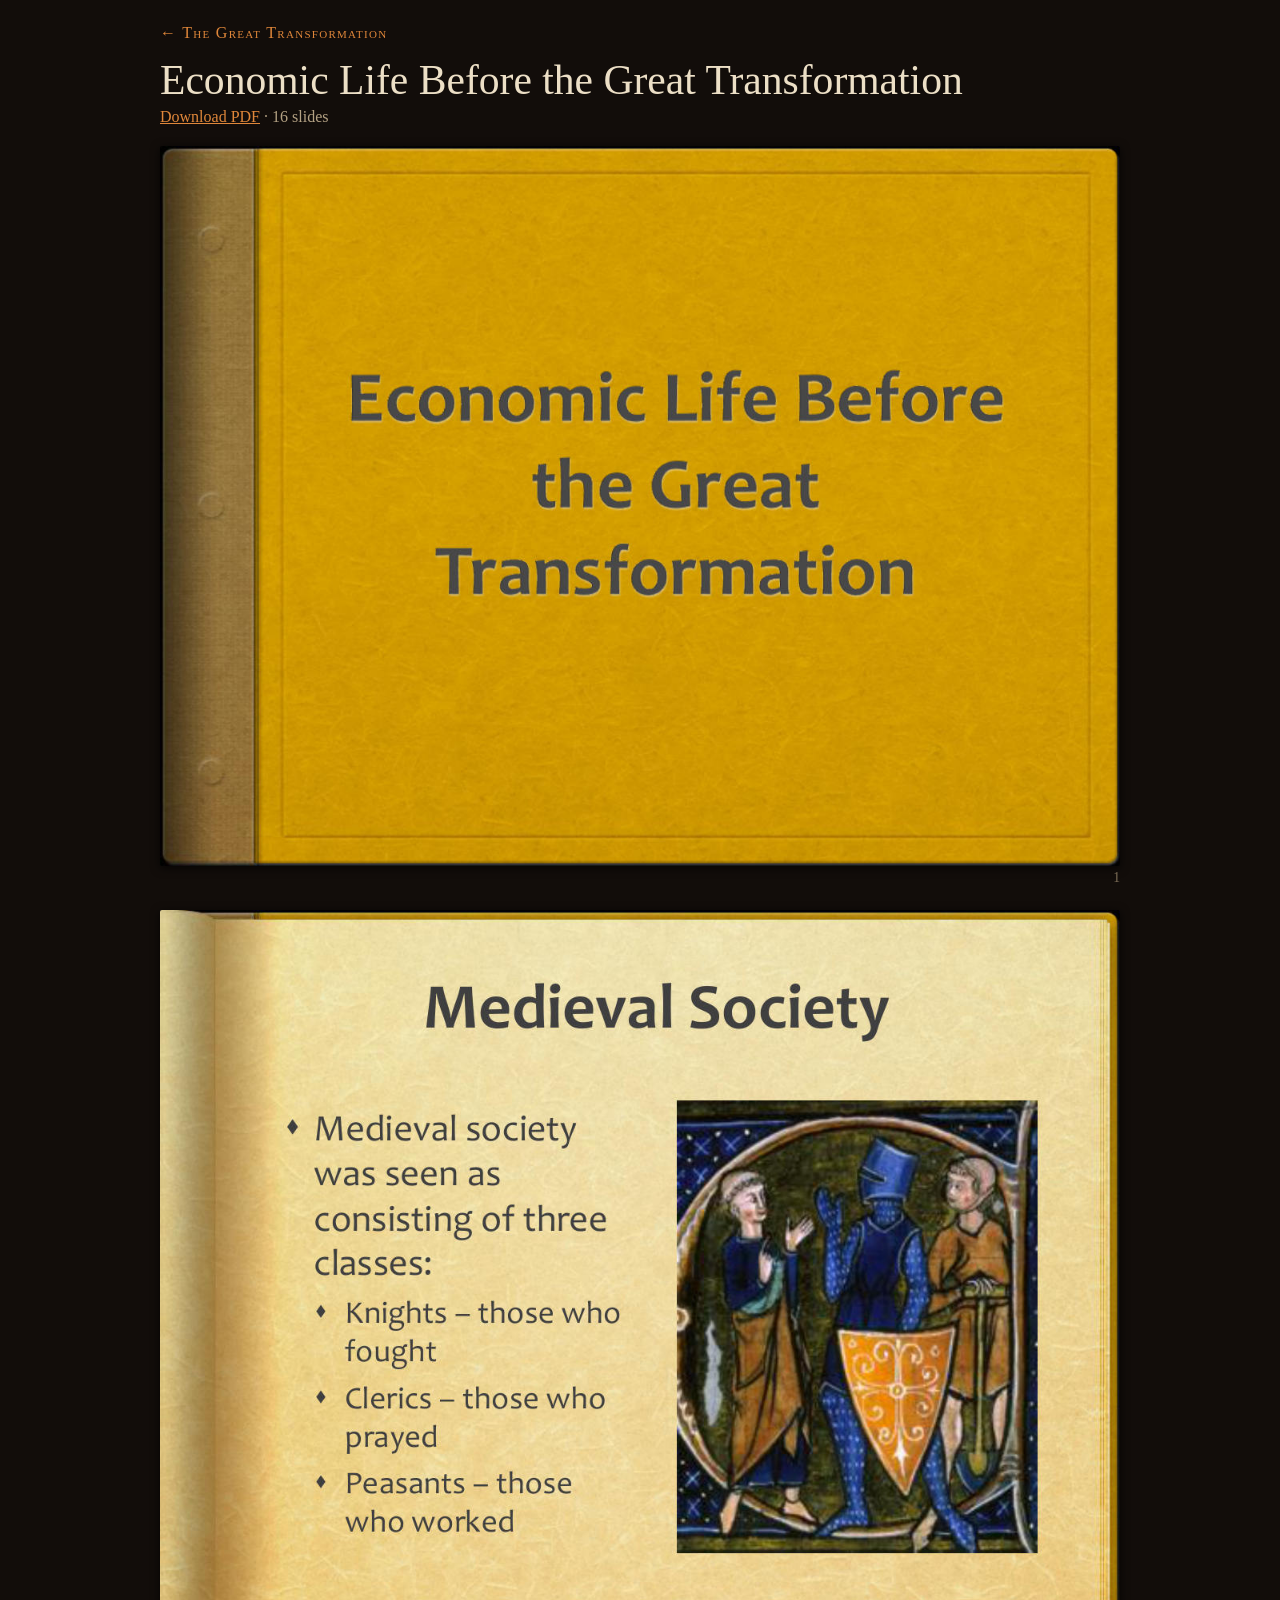
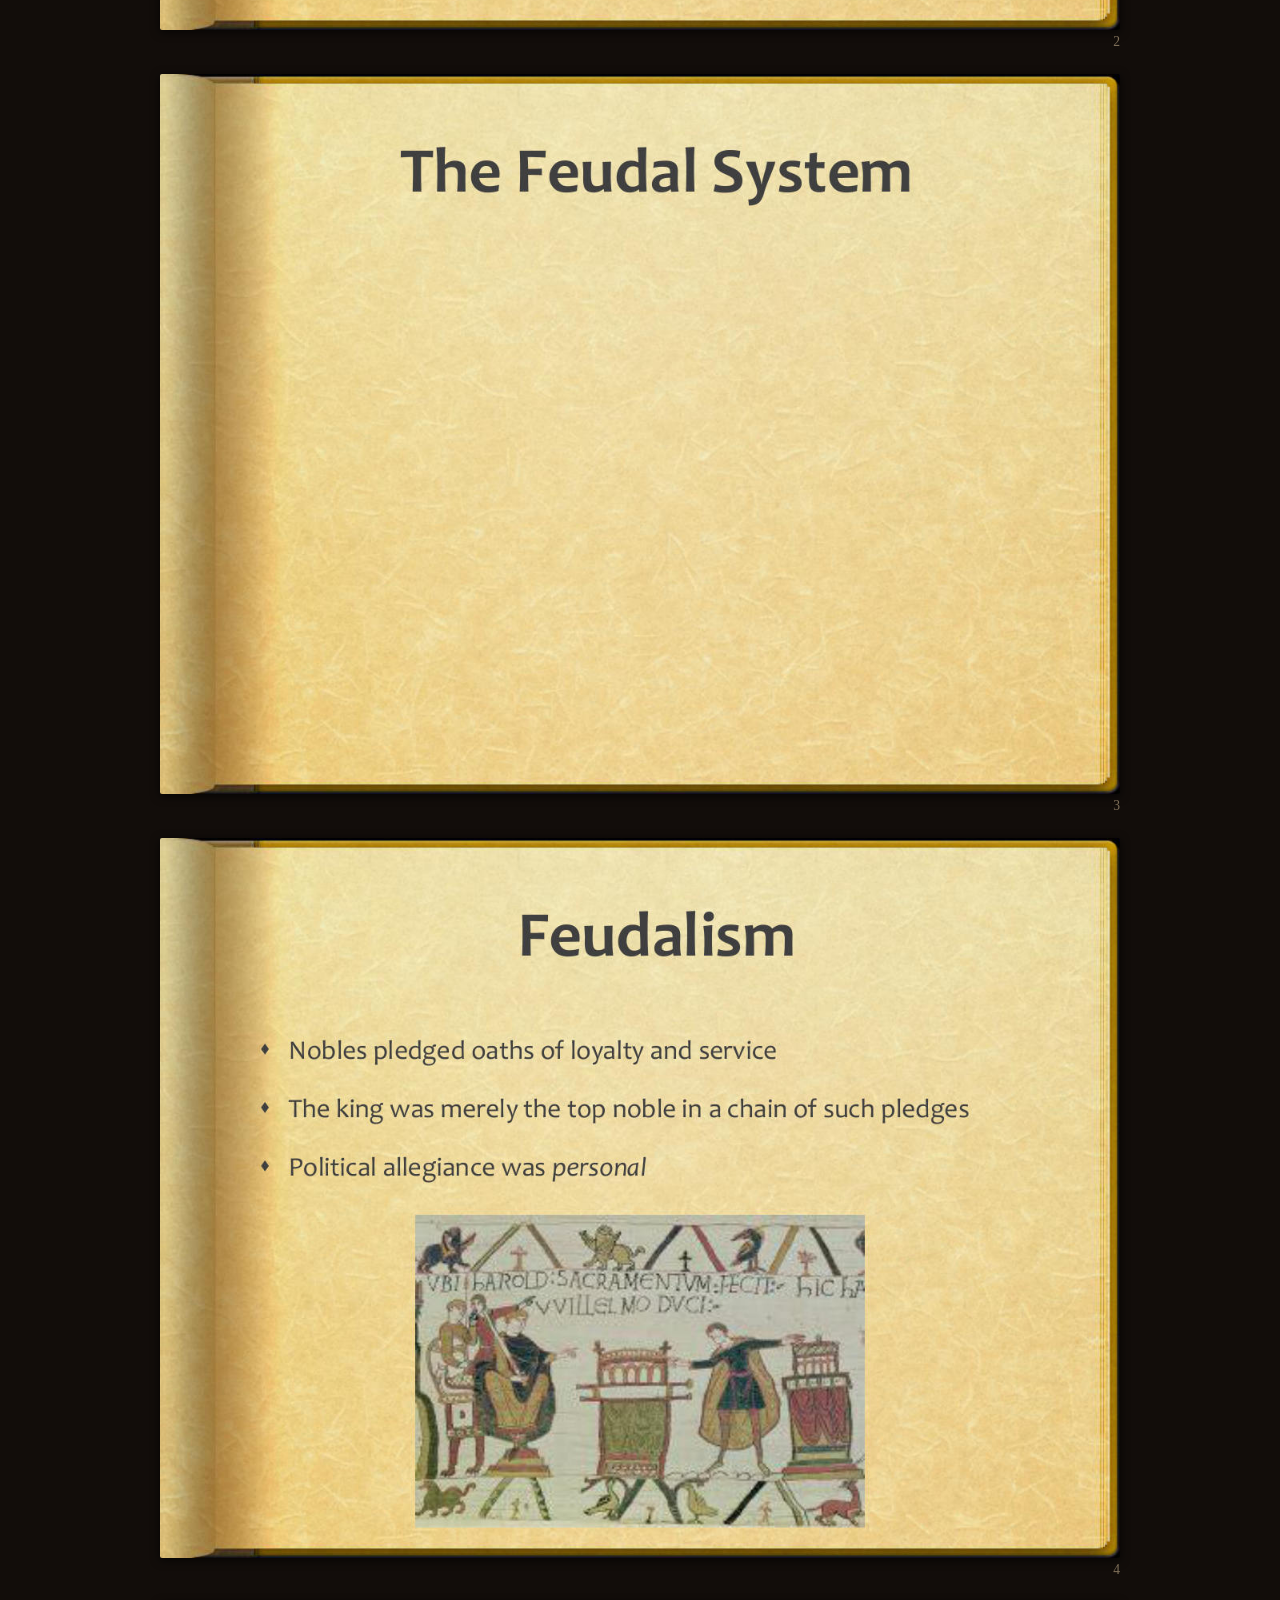
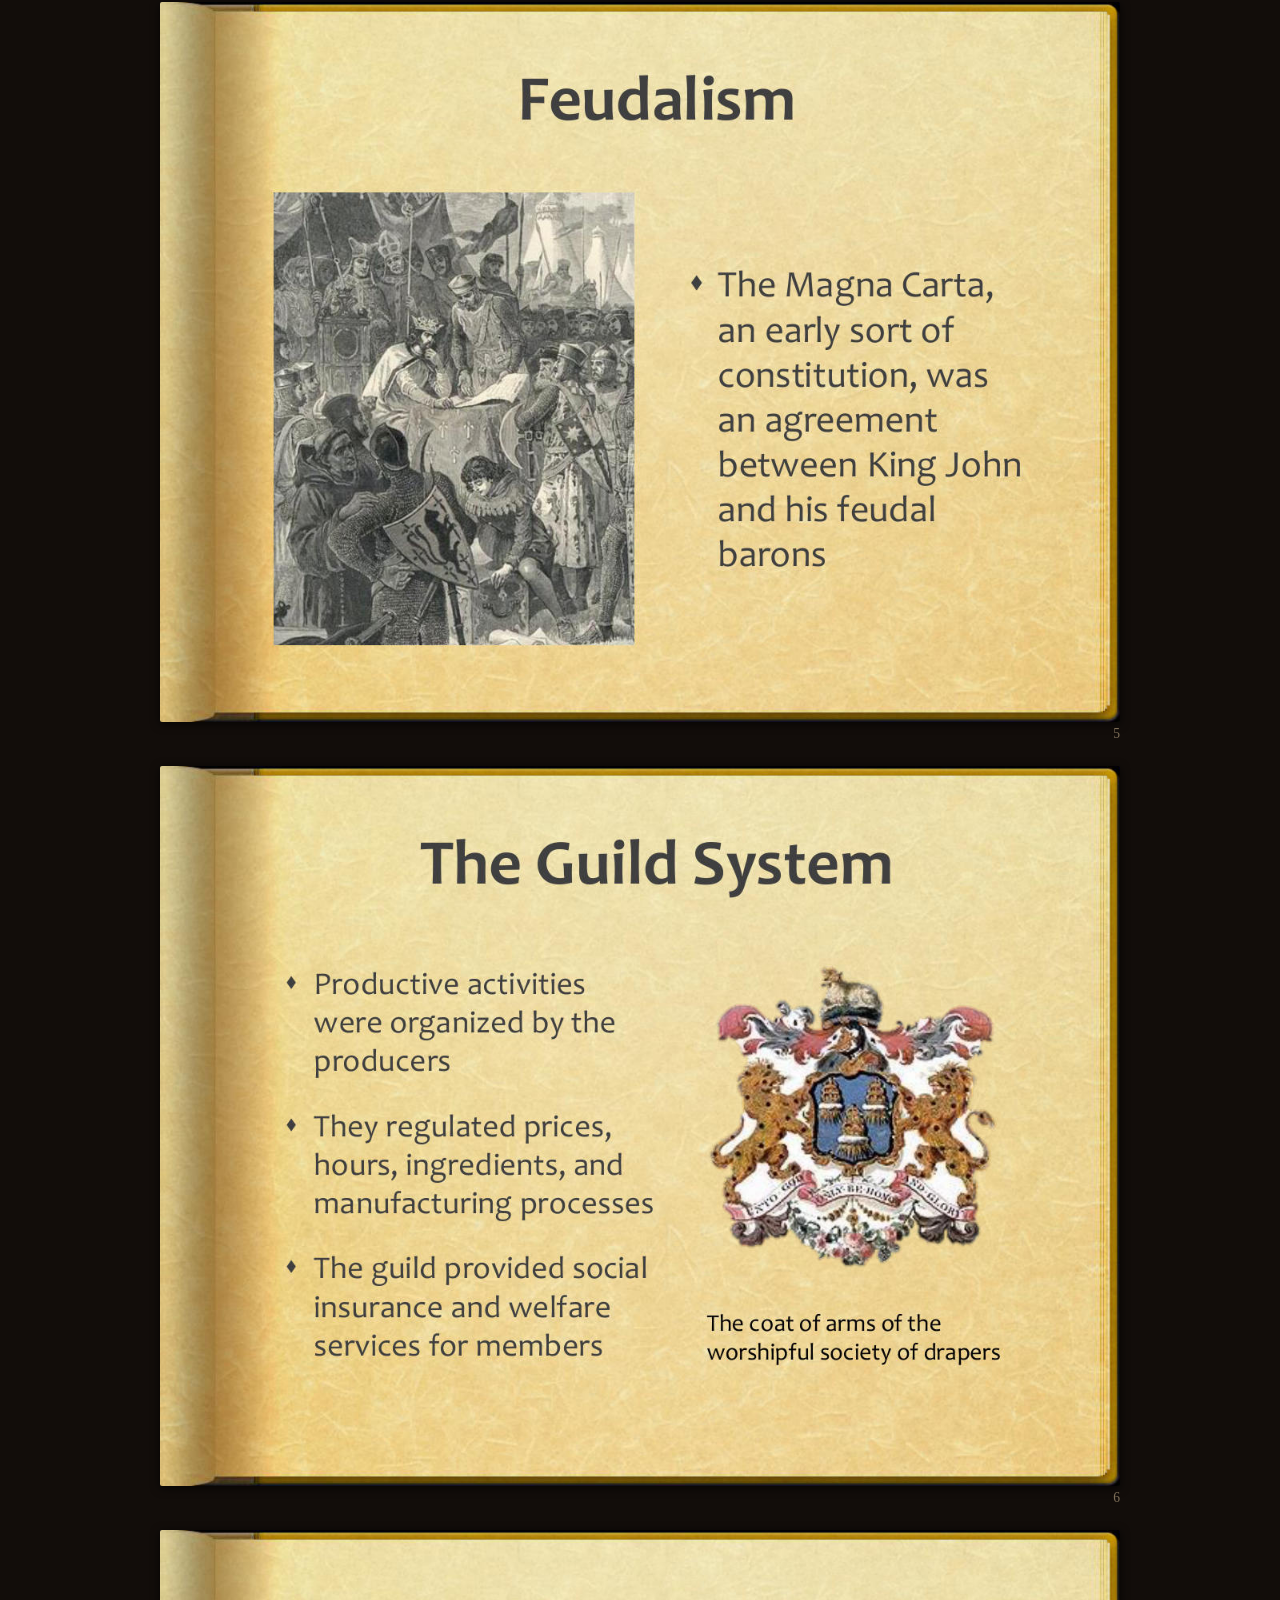
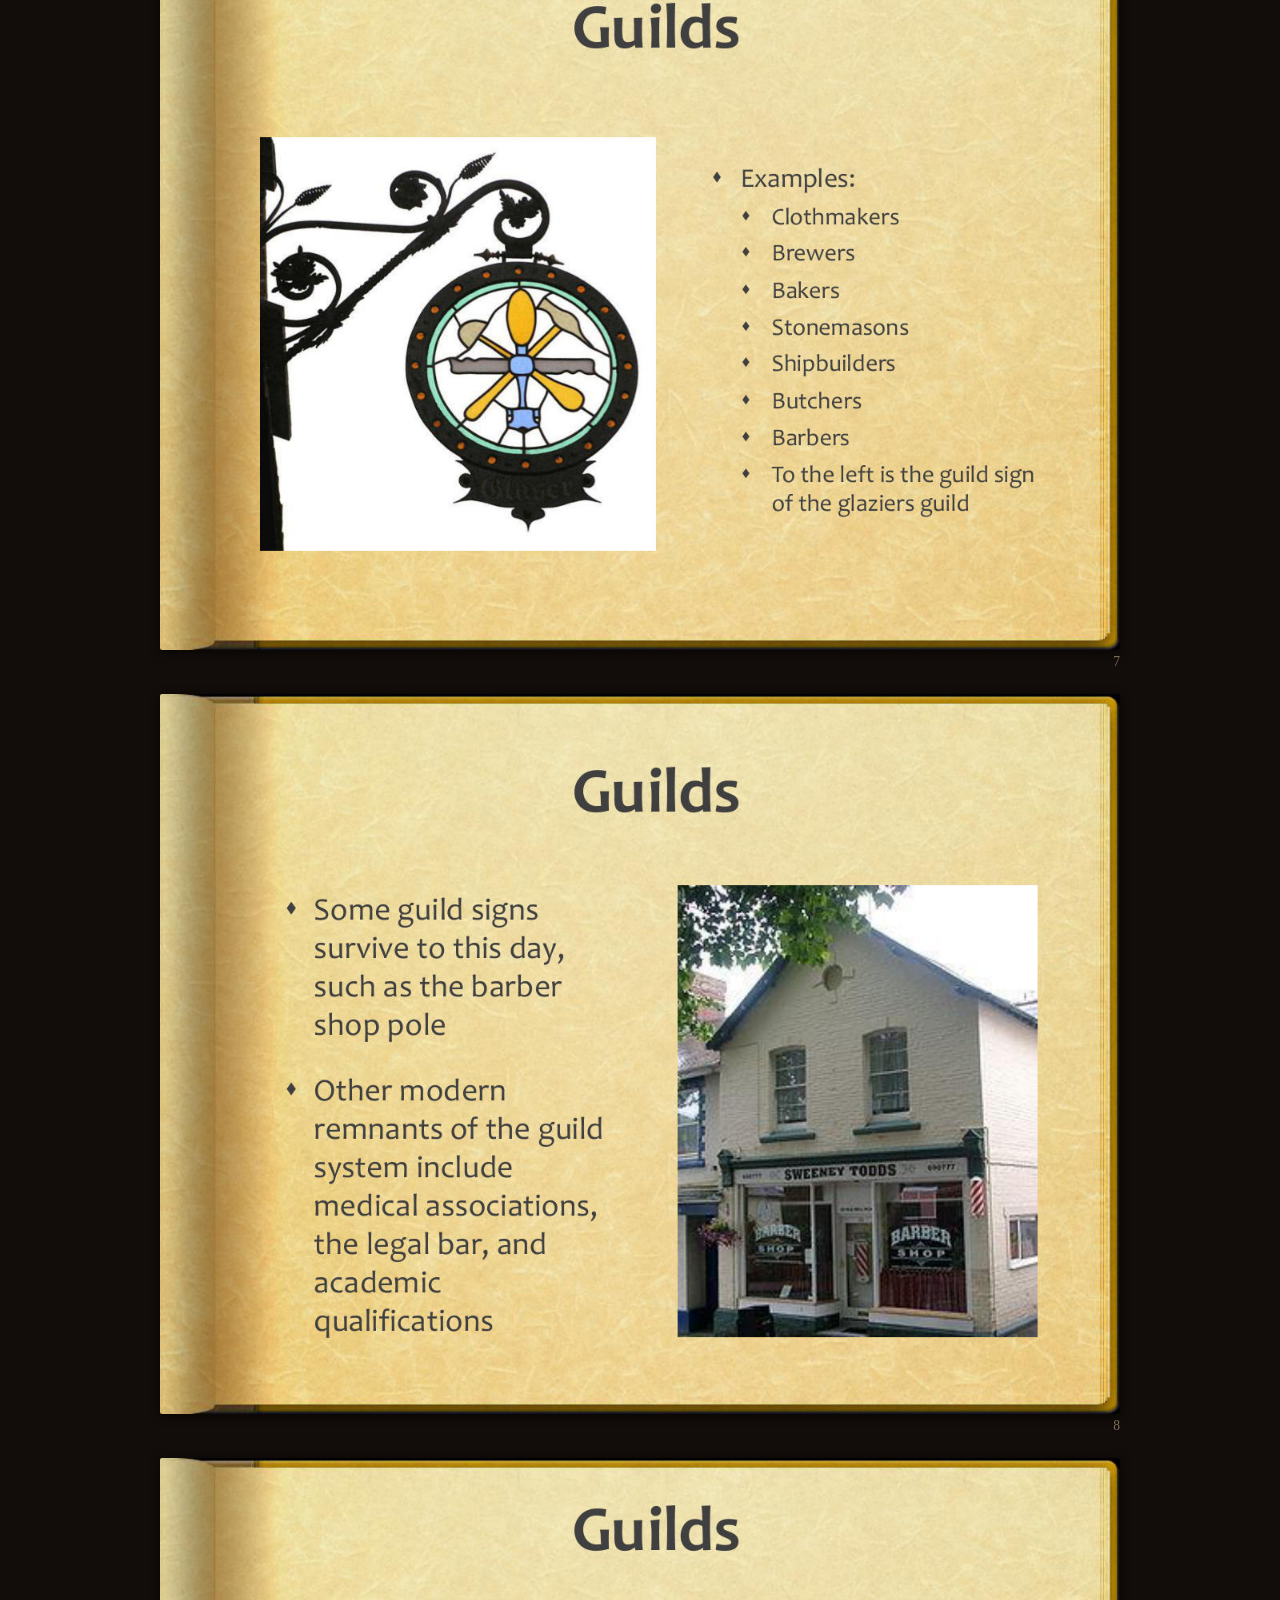
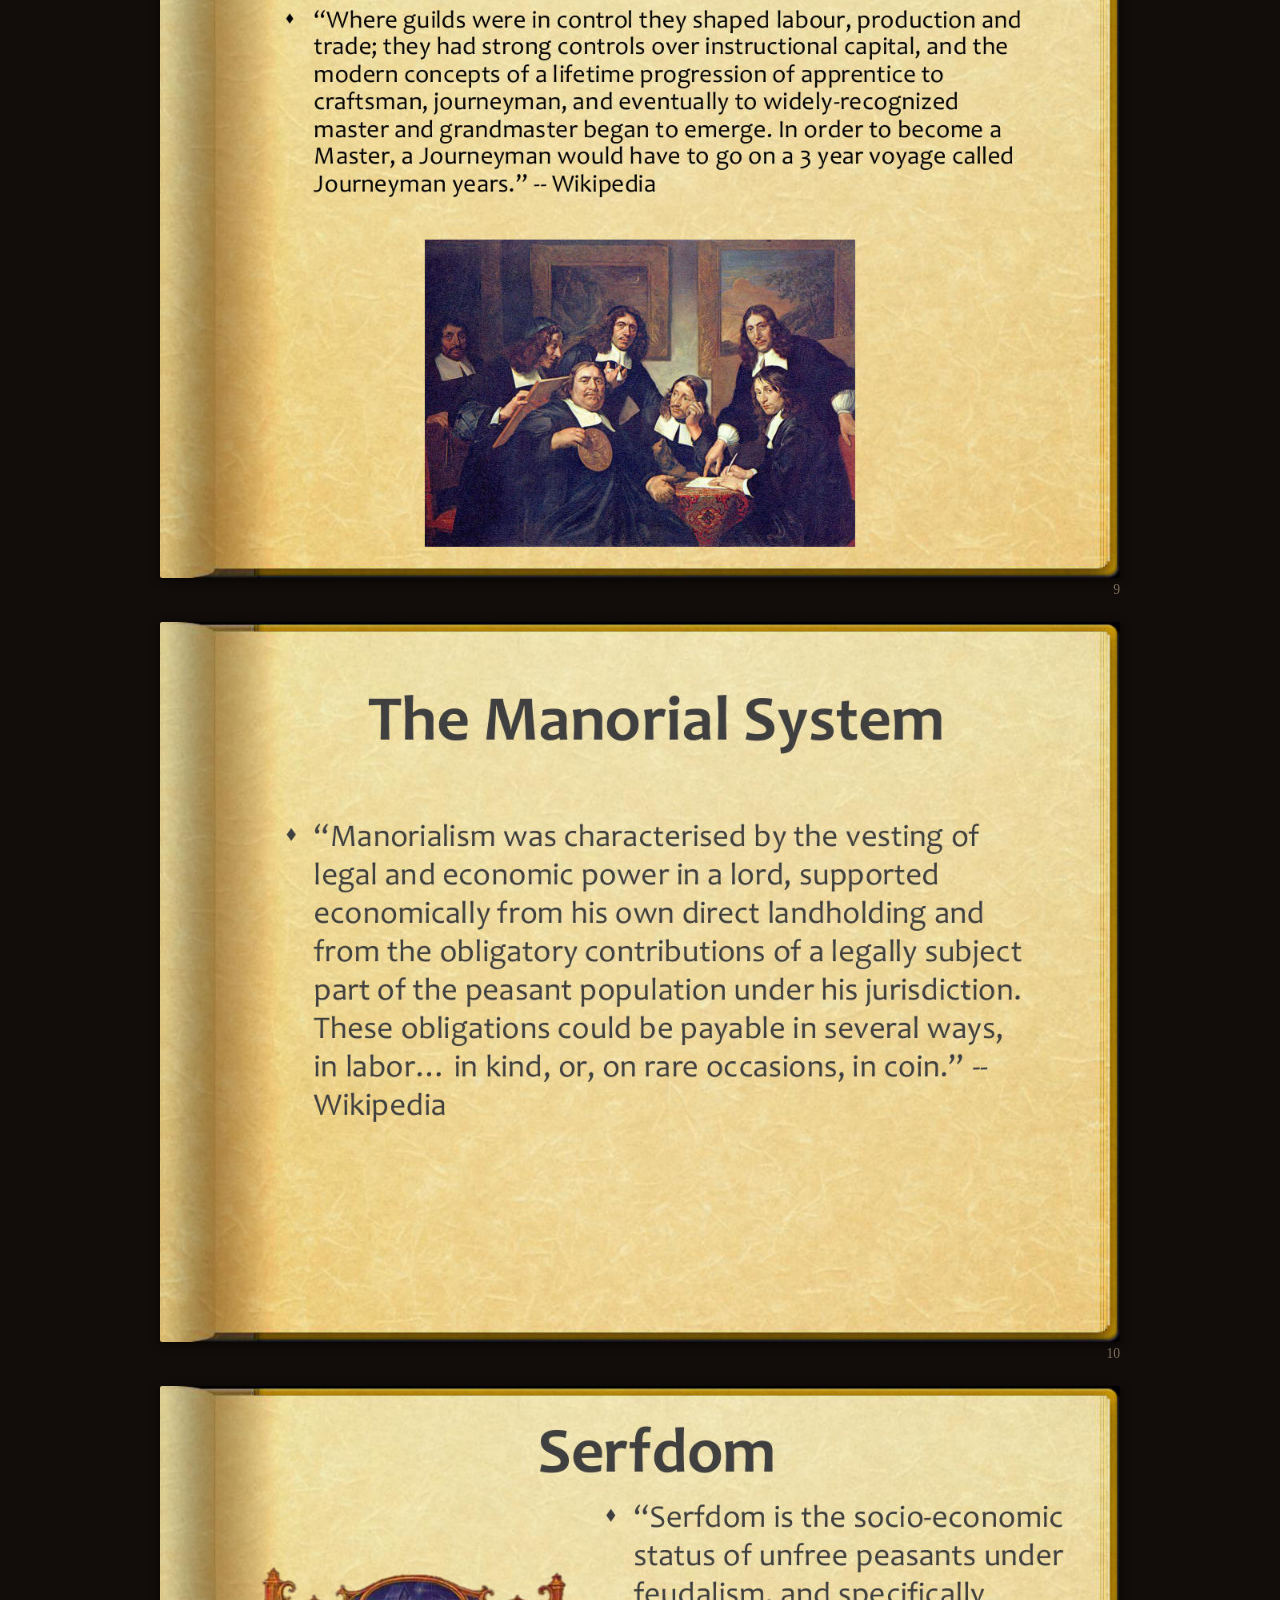
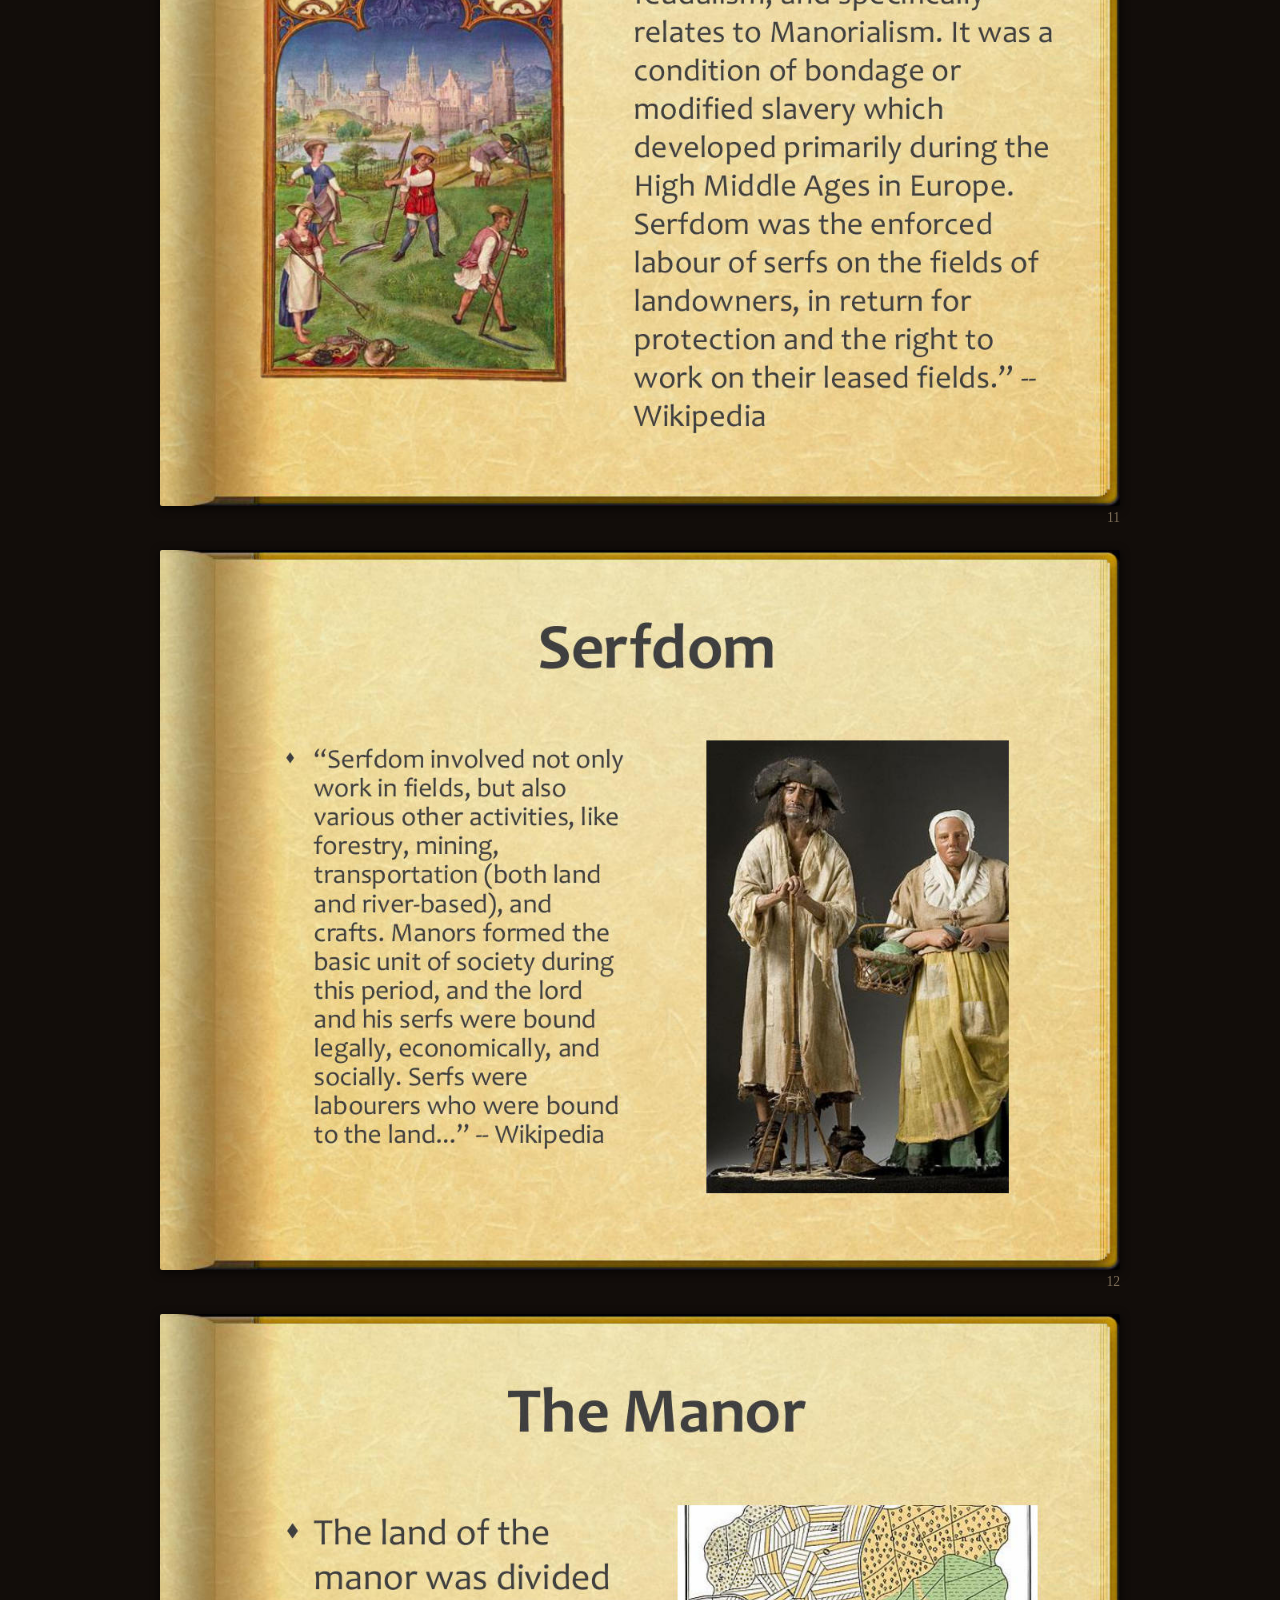
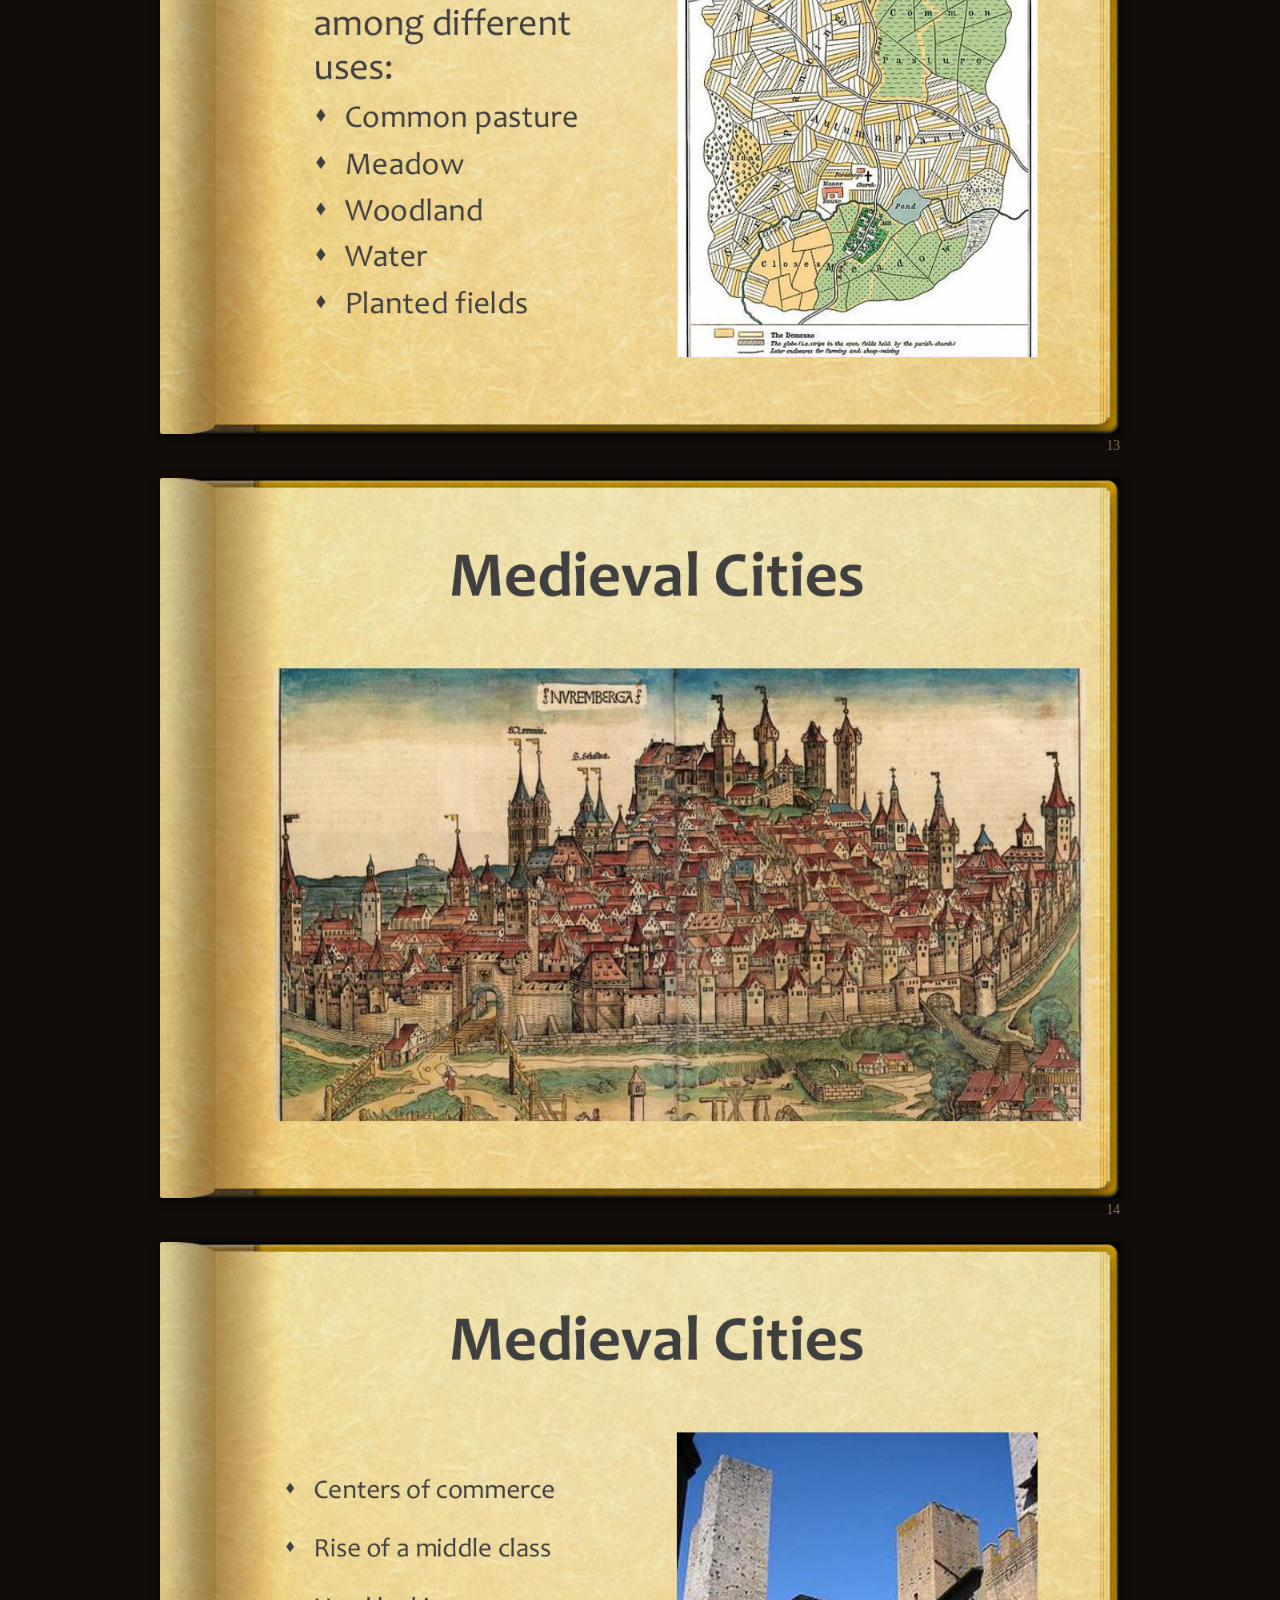
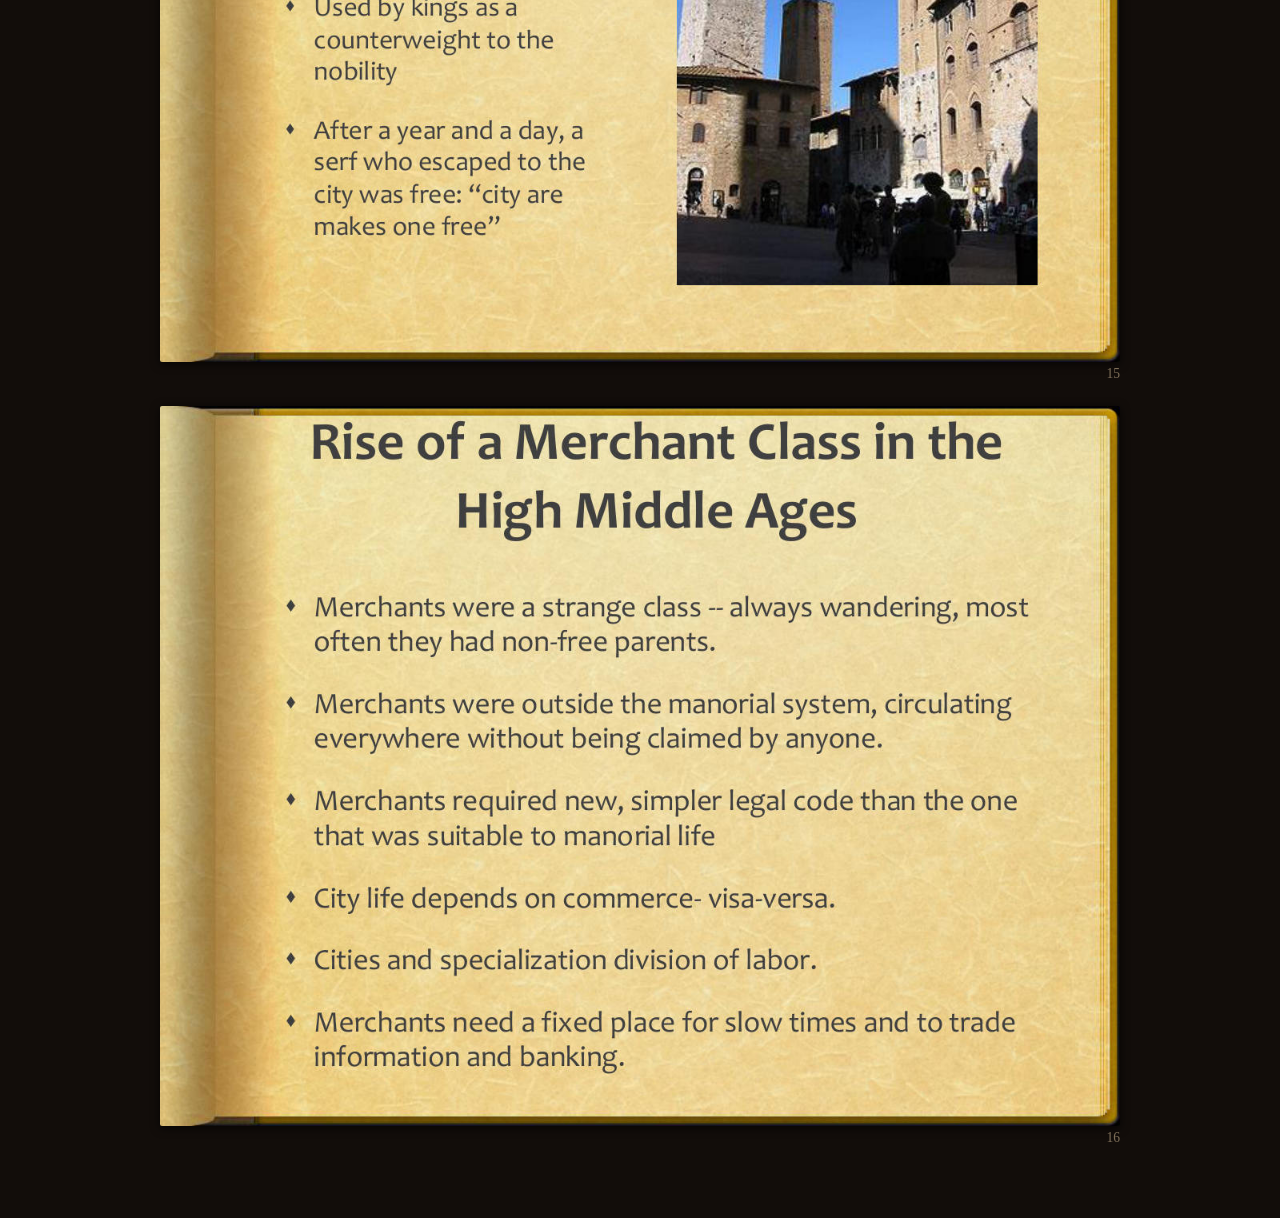
<file: MiddleAges.html>
<!DOCTYPE html>
<html lang="en">
<head>
  <meta charset="utf-8">
  <meta name="viewport" content="width=device-width, initial-scale=1">
  <title>Economic Life Before the Great Transformation | The Great Transformation</title>
  <link rel="stylesheet" href="slides.css">
</head>
<body>
  <header>
    <p class="home"><a href="index.html">&larr; The Great Transformation</a></p>
    <h1>Economic Life Before the Great Transformation</h1>
    <p><a href="MiddleAges.pdf">Download PDF</a> &middot; 16 slides</p>
  </header>
  <main>
    <figure id="slide-1">
      <img src="MiddleAges/slide-01.jpg" width="1200" height="900" alt="Economic Life Before the Great Transformation">
      <figcaption><a href="#slide-1">1</a></figcaption>
    </figure>
    <figure id="slide-2">
      <img src="MiddleAges/slide-02.jpg" width="1200" height="900" alt="Medieval Society. Medieval society was seen as consisting of three classes: Knights – those who fought. Clerics – those who prayed. Peasants – those who worked" loading="lazy">
      <figcaption><a href="#slide-2">2</a></figcaption>
    </figure>
    <figure id="slide-3">
      <img src="MiddleAges/slide-03.jpg" width="1200" height="900" alt="The Feudal System" loading="lazy">
      <figcaption><a href="#slide-3">3</a></figcaption>
    </figure>
    <figure id="slide-4">
      <img src="MiddleAges/slide-04.jpg" width="1200" height="900" alt="Feudalism. Nobles pledged oaths of loyalty and service. The king was merely the top noble in a chain of such pledges. Political allegiance was personal" loading="lazy">
      <figcaption><a href="#slide-4">4</a></figcaption>
    </figure>
    <figure id="slide-5">
      <img src="MiddleAges/slide-05.jpg" width="1200" height="900" alt="Feudalism. The Magna Carta, an early sort of constitution, was an agreement between King John and his feudal barons" loading="lazy">
      <figcaption><a href="#slide-5">5</a></figcaption>
    </figure>
    <figure id="slide-6">
      <img src="MiddleAges/slide-06.jpg" width="1200" height="900" alt="The Guild System. Productive activities were organized by the producers. They regulated prices, hours, ingredients, and manufacturing processes. The guild provided social insurance and welfare services for members. The coat of arms of the worshipful society of drapers" loading="lazy">
      <figcaption><a href="#slide-6">6</a></figcaption>
    </figure>
    <figure id="slide-7">
      <img src="MiddleAges/slide-07.jpg" width="1200" height="900" alt="Guilds. Examples: Clothmakers. Brewers. Bakers. Stonemasons. Shipbuilders. Butchers. Barbers. To the left is the guild sign of the glaziers guild" loading="lazy">
      <figcaption><a href="#slide-7">7</a></figcaption>
    </figure>
    <figure id="slide-8">
      <img src="MiddleAges/slide-08.jpg" width="1200" height="900" alt="Guilds. Some guild signs survive to this day, such as the barber shop pole. Other modern remnants of the guild system include medical associations, the legal bar, and academic qualifications" loading="lazy">
      <figcaption><a href="#slide-8">8</a></figcaption>
    </figure>
    <figure id="slide-9">
      <img src="MiddleAges/slide-09.jpg" width="1200" height="900" alt="Guilds. “Where guilds were in control they shaped labour, production and trade; they had strong controls over instructional capital, and the modern concepts of a lifetime progression of apprentice to craftsman, journeyman, and eventually to widely-recognized master and grandmaster began to emerge. In order to become a Master, a Journeyman would have to go on a 3 year voyage called Journeyman years.” -- Wikipedia" loading="lazy">
      <figcaption><a href="#slide-9">9</a></figcaption>
    </figure>
    <figure id="slide-10">
      <img src="MiddleAges/slide-10.jpg" width="1200" height="900" alt="The Manorial System. “Manorialism was characterised by the vesting of legal and economic power in a lord, supported economically from his own direct landholding and from the obligatory contributions of a legally subject part of the peasant population under his jurisdiction. These obligations could be payable in several ways, in labor… in kind, or, on rare occasions, in coin.” -- Wikipedia" loading="lazy">
      <figcaption><a href="#slide-10">10</a></figcaption>
    </figure>
    <figure id="slide-11">
      <img src="MiddleAges/slide-11.jpg" width="1200" height="900" alt="Serfdom. “Serfdom is the socio-economic status of unfree peasants under feudalism, and specifically relates to Manorialism. It was a condition of bondage or modified slavery which developed primarily during the High Middle Ages in Europe. Serfdom was the enforced labour of serfs on the fields of landowners, in return for protection and the right to work on their leased fields.” -- Wikipedia" loading="lazy">
      <figcaption><a href="#slide-11">11</a></figcaption>
    </figure>
    <figure id="slide-12">
      <img src="MiddleAges/slide-12.jpg" width="1200" height="900" alt="Serfdom. “Serfdom involved not only work in fields, but also various other activities, like forestry, mining, transportation (both land and river-based), and crafts. Manors formed the basic unit of society during this period, and the lord and his serfs were bound legally, economically, and socially. Serfs were labourers who were bound to the land...” -- Wikipedia" loading="lazy">
      <figcaption><a href="#slide-12">12</a></figcaption>
    </figure>
    <figure id="slide-13">
      <img src="MiddleAges/slide-13.jpg" width="1200" height="900" alt="The Manor. The land of the manor was divided among different uses: Common pasture. Meadow. Woodland. Water. Planted fields" loading="lazy">
      <figcaption><a href="#slide-13">13</a></figcaption>
    </figure>
    <figure id="slide-14">
      <img src="MiddleAges/slide-14.jpg" width="1200" height="900" alt="Medieval Cities" loading="lazy">
      <figcaption><a href="#slide-14">14</a></figcaption>
    </figure>
    <figure id="slide-15">
      <img src="MiddleAges/slide-15.jpg" width="1200" height="900" alt="Medieval Cities. Centers of commerce. Rise of a middle class. Used by kings as a counterweight to the nobility. After a year and a day, a serf who escaped to the city was free: “city are makes one free”" loading="lazy">
      <figcaption><a href="#slide-15">15</a></figcaption>
    </figure>
    <figure id="slide-16">
      <img src="MiddleAges/slide-16.jpg" width="1200" height="900" alt="Rise of a Merchant Class in the High Middle Ages. Merchants were a strange class -- always wandering, most often they had non-free parents. Merchants were outside the manorial system, circulating everywhere without being claimed by anyone. Merchants required new, simpler legal code than the one that was suitable to manorial life. City life depends on commerce- visa-versa. Cities and specialization division of labor. Merchants need a fixed place for slow times and to trade information and banking." loading="lazy">
      <figcaption><a href="#slide-16">16</a></figcaption>
    </figure>
  </main>
</body>
</html>
</file>
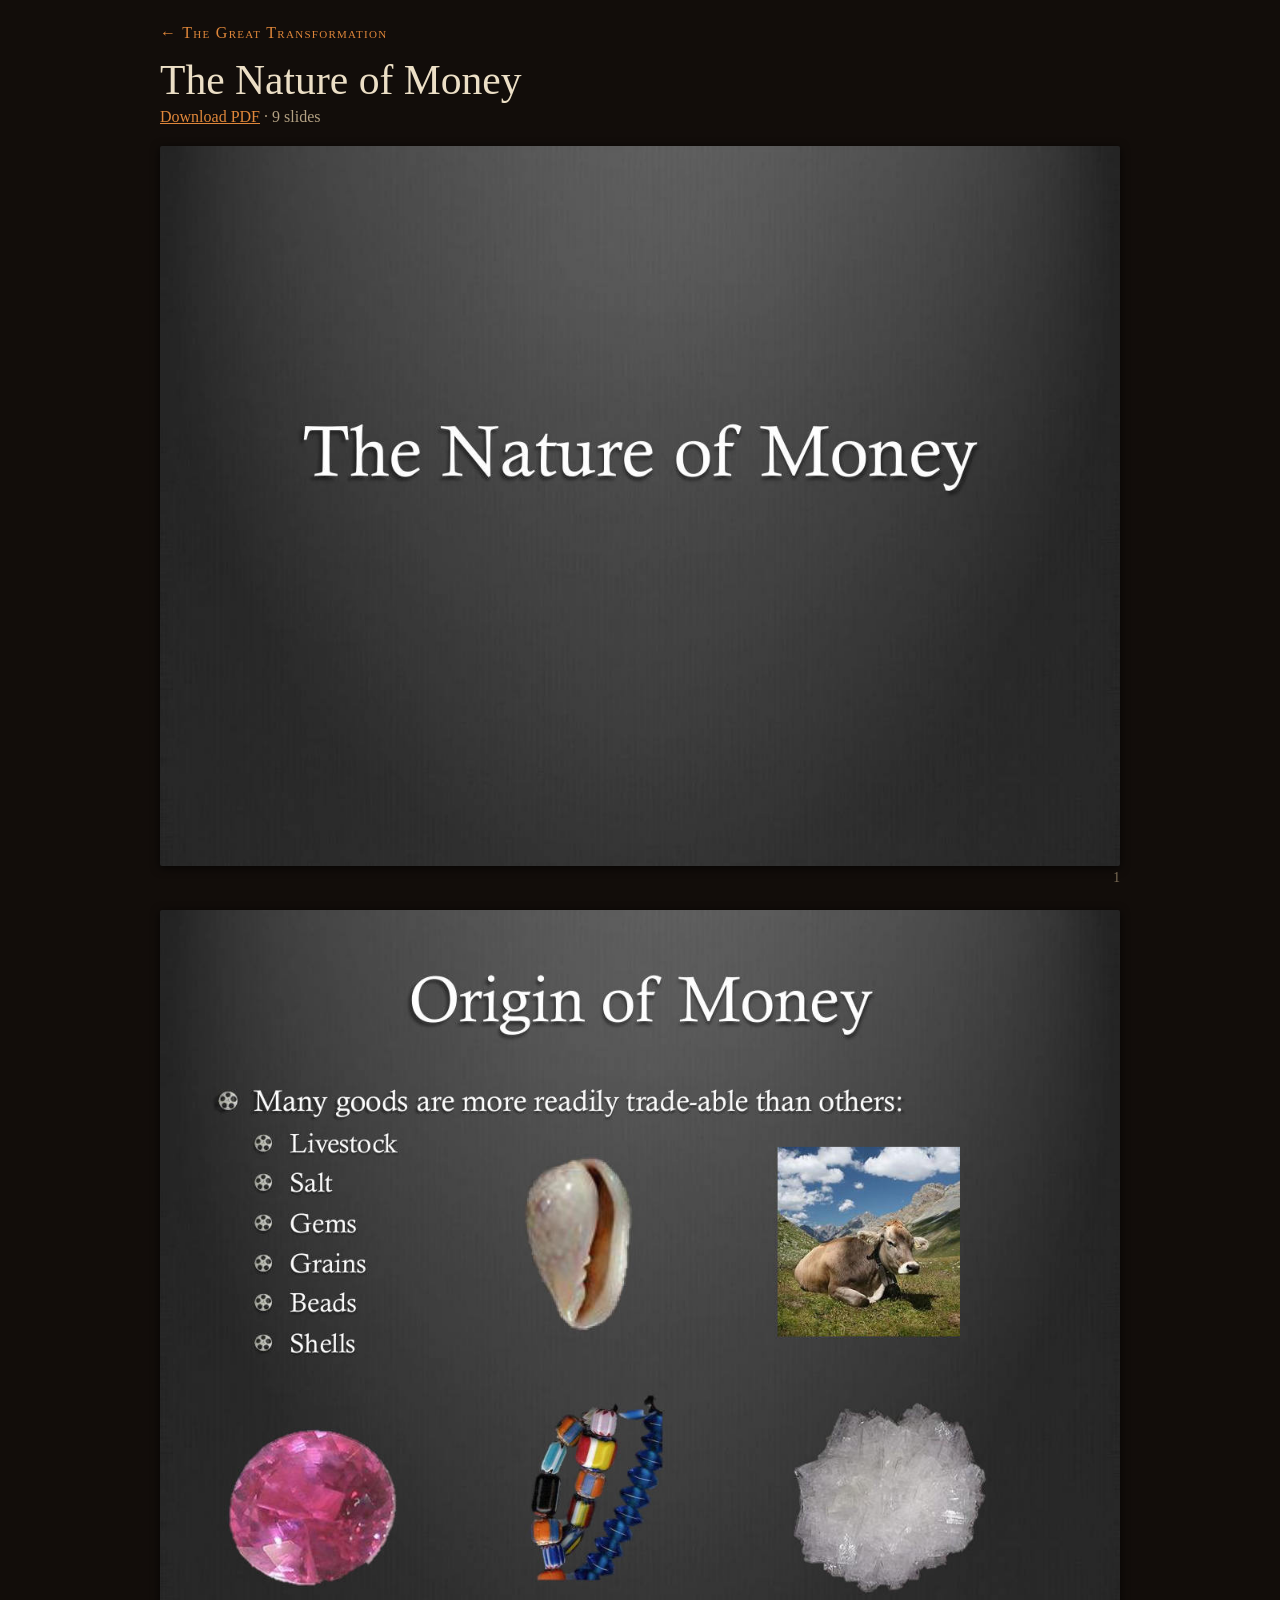
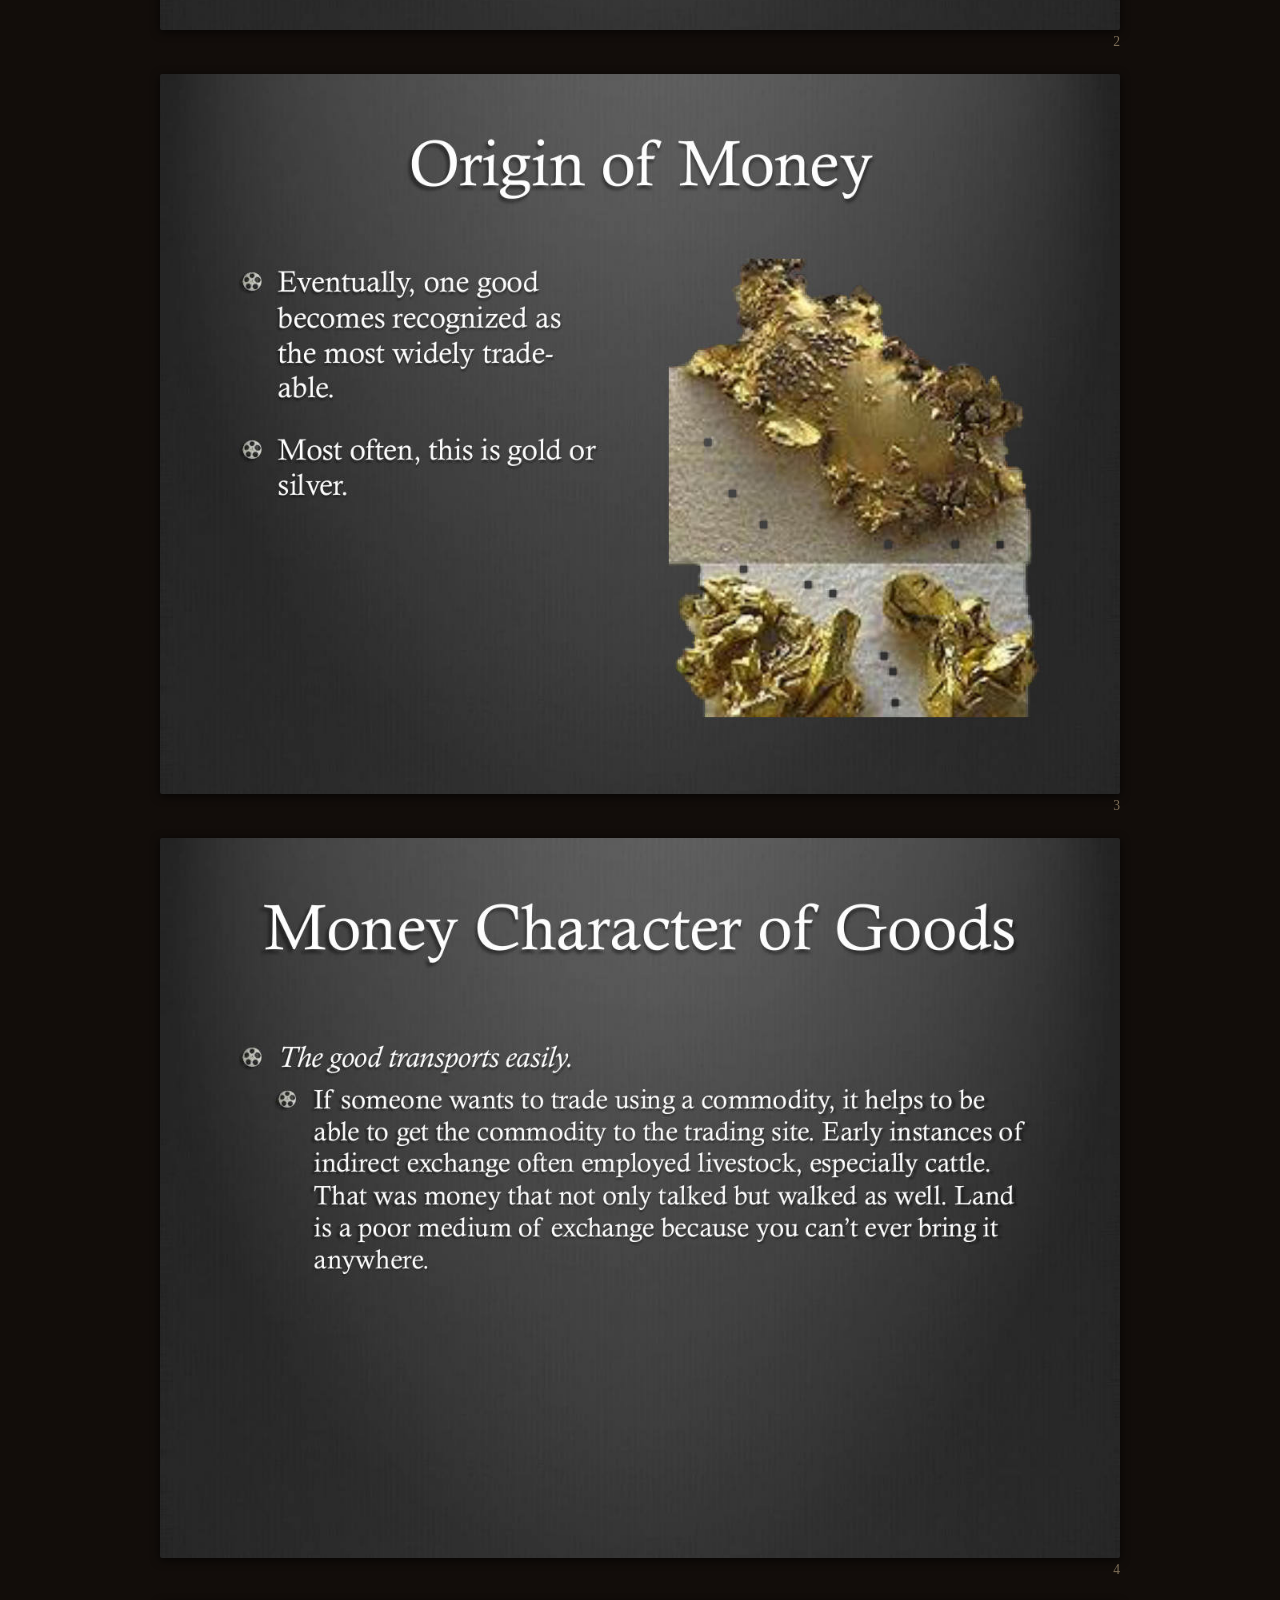
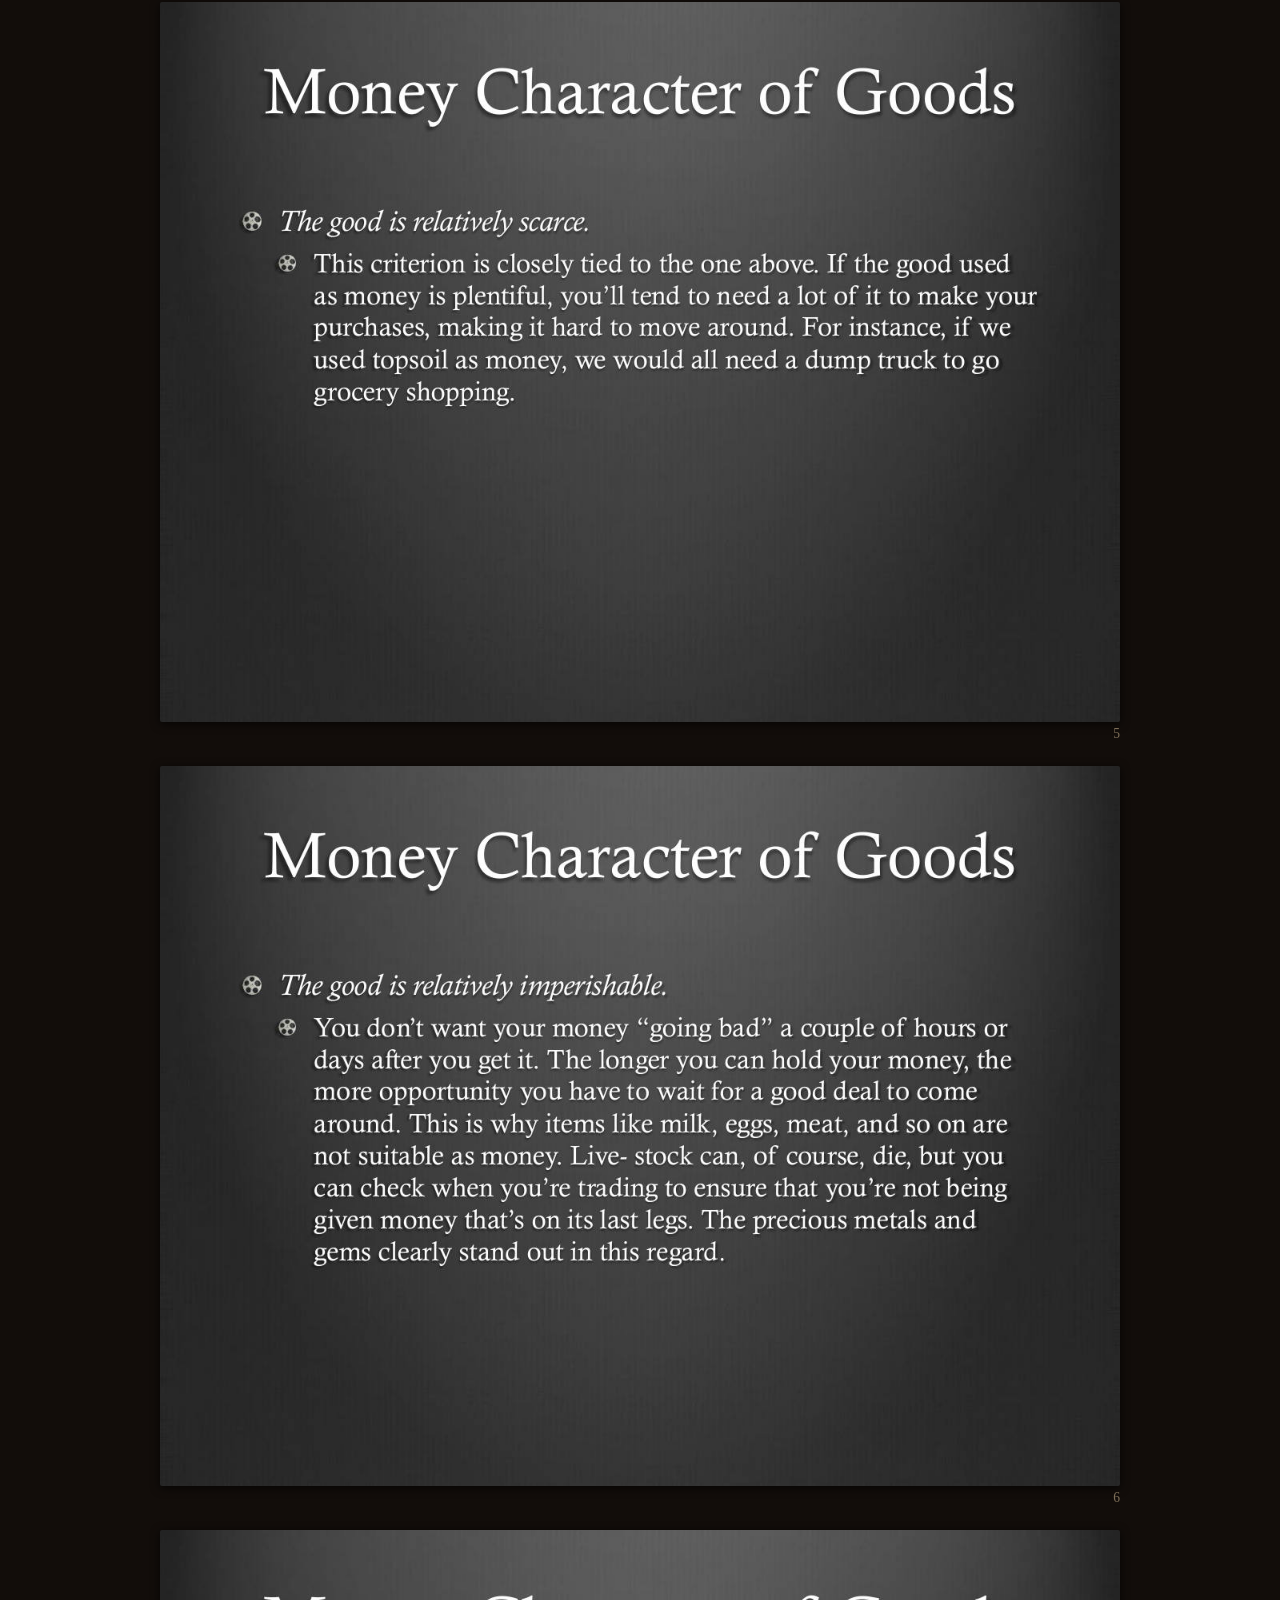
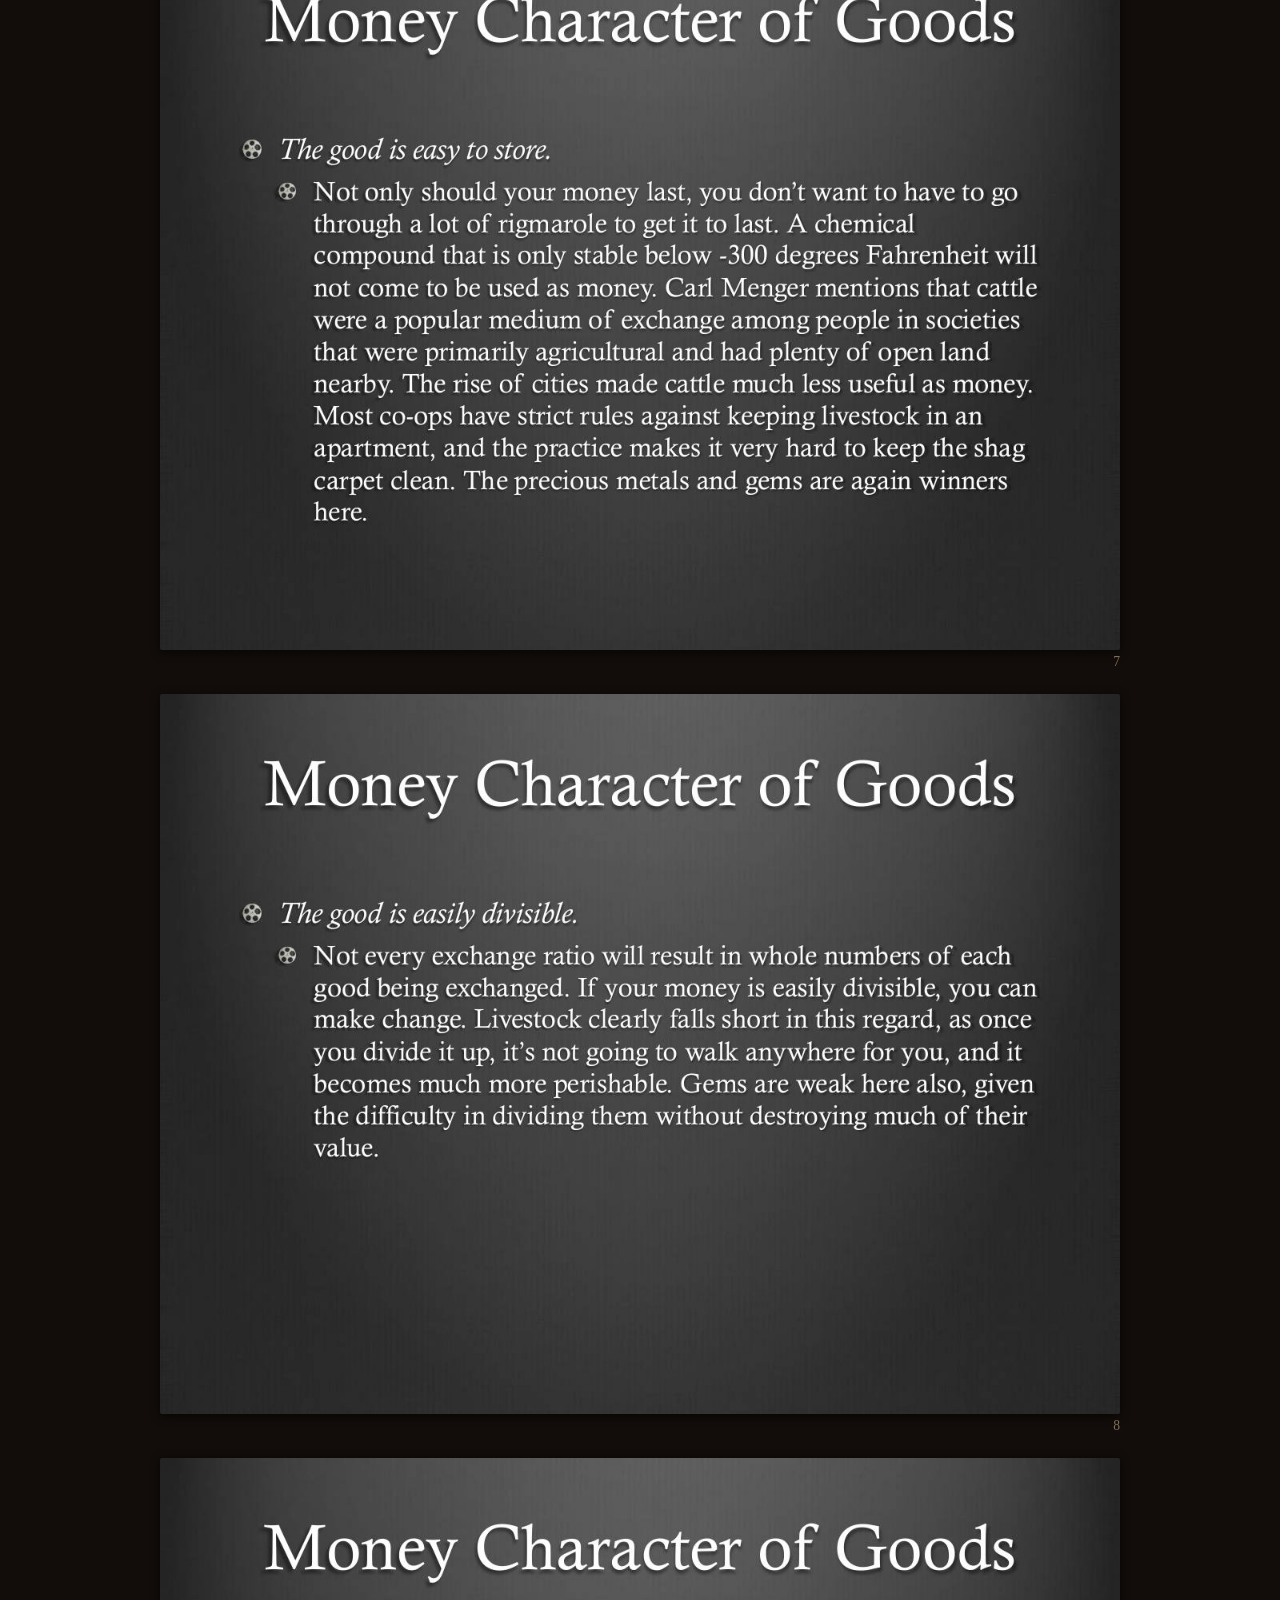
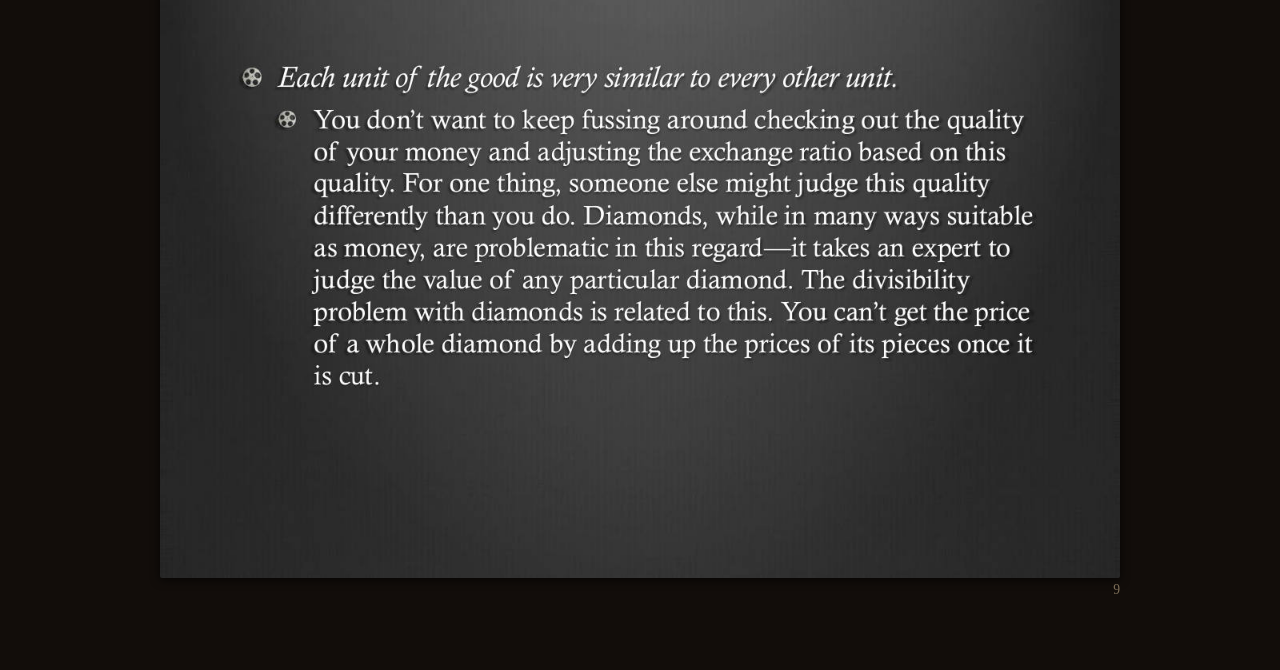
<file: Money.html>
<!DOCTYPE html>
<html lang="en">
<head>
  <meta charset="utf-8">
  <meta name="viewport" content="width=device-width, initial-scale=1">
  <title>The Nature of Money | The Great Transformation</title>
  <link rel="stylesheet" href="slides.css">
</head>
<body>
  <header>
    <p class="home"><a href="index.html">&larr; The Great Transformation</a></p>
    <h1>The Nature of Money</h1>
    <p><a href="Money.pdf">Download PDF</a> &middot; 9 slides</p>
  </header>
  <main>
    <figure id="slide-1">
      <img src="Money/slide-01.jpg" width="1200" height="900" alt="The Nature of Money">
      <figcaption><a href="#slide-1">1</a></figcaption>
    </figure>
    <figure id="slide-2">
      <img src="Money/slide-02.jpg" width="1200" height="900" alt="Origin of Money. Many goods are more readily trade-able than others: Livestock. Salt. Gems. Grains. Beads. Shells" loading="lazy">
      <figcaption><a href="#slide-2">2</a></figcaption>
    </figure>
    <figure id="slide-3">
      <img src="Money/slide-03.jpg" width="1200" height="900" alt="Origin of Money. Eventually, one good becomes recognized as the most widely trade-able. Most often, this is gold or silver." loading="lazy">
      <figcaption><a href="#slide-3">3</a></figcaption>
    </figure>
    <figure id="slide-4">
      <img src="Money/slide-04.jpg" width="1200" height="900" alt="Money Character of Goods. The good transports easily. If someone wants to trade using a commodity, it helps to be able to get the commodity to the trading site. Early instances of indirect exchange often employed livestock, especially cattle. That was money that not only talked but walked as well. Land is a poor medium of exchange because you can’t ever bring it anywhere." loading="lazy">
      <figcaption><a href="#slide-4">4</a></figcaption>
    </figure>
    <figure id="slide-5">
      <img src="Money/slide-05.jpg" width="1200" height="900" alt="Money Character of Goods. The good is relatively scarce. This criterion is closely tied to the one above. If the good used as money is plentiful, you’ll tend to need a lot of it to make your purchases, making it hard to move around. For instance, if we used topsoil as money, we would all need a dump truck to go grocery shopping." loading="lazy">
      <figcaption><a href="#slide-5">5</a></figcaption>
    </figure>
    <figure id="slide-6">
      <img src="Money/slide-06.jpg" width="1200" height="900" alt="Money Character of Goods. The good is relatively imperishable. You don’t want your money “going bad” a couple of hours or days after you get it. The longer you can hold your money, the more opportunity you have to wait for a good deal to come around. This is why items like milk, eggs, meat, and so on are not suitable as money. Live- stock can, of course, die, but you can check when you’re trading to ensure that you’re not being given money that’s on its last legs. The precious metals and gems clearly stand out in this regard." loading="lazy">
      <figcaption><a href="#slide-6">6</a></figcaption>
    </figure>
    <figure id="slide-7">
      <img src="Money/slide-07.jpg" width="1200" height="900" alt="Money Character of Goods. The good is easy to store. Not only should your money last, you don’t want to have to go through a lot of rigmarole to get it to last. A chemical compound that is only stable below -300 degrees Fahrenheit will not come to be used as money. Carl Menger mentions that cattle were a popular medium of exchange among people in societies that were primarily agricultural and had plenty of open land nearby. The rise of cities made cattle much less useful as money. Most co-ops have strict rules against keeping livestock in an apartment, and the practice makes it very hard to keep the shag carpet clean. The precious metals and gems are again winners here." loading="lazy">
      <figcaption><a href="#slide-7">7</a></figcaption>
    </figure>
    <figure id="slide-8">
      <img src="Money/slide-08.jpg" width="1200" height="900" alt="Money Character of Goods. The good is easily divisible. Not every exchange ratio will result in whole numbers of each good being exchanged. If your money is easily divisible, you can make change. Livestock clearly falls short in this regard, as once you divide it up, it’s not going to walk anywhere for you, and it becomes much more perishable. Gems are weak here also, given the difficulty in dividing them without destroying much of their value." loading="lazy">
      <figcaption><a href="#slide-8">8</a></figcaption>
    </figure>
    <figure id="slide-9">
      <img src="Money/slide-09.jpg" width="1200" height="900" alt="Money Character of Goods. Each unit of the good is very similar to every other unit. You don’t want to keep fussing around checking out the quality of your money and adjusting the exchange ratio based on this quality. For one thing, someone else might judge this quality differently than you do. Diamonds, while in many ways suitable as money, are problematic in this regard—it takes an expert to judge the value of any particular diamond. The divisibility problem with diamonds is related to this. You can’t get the price of a whole diamond by adding up the prices of its pieces once it is cut." loading="lazy">
      <figcaption><a href="#slide-9">9</a></figcaption>
    </figure>
  </main>
</body>
</html>
</file>
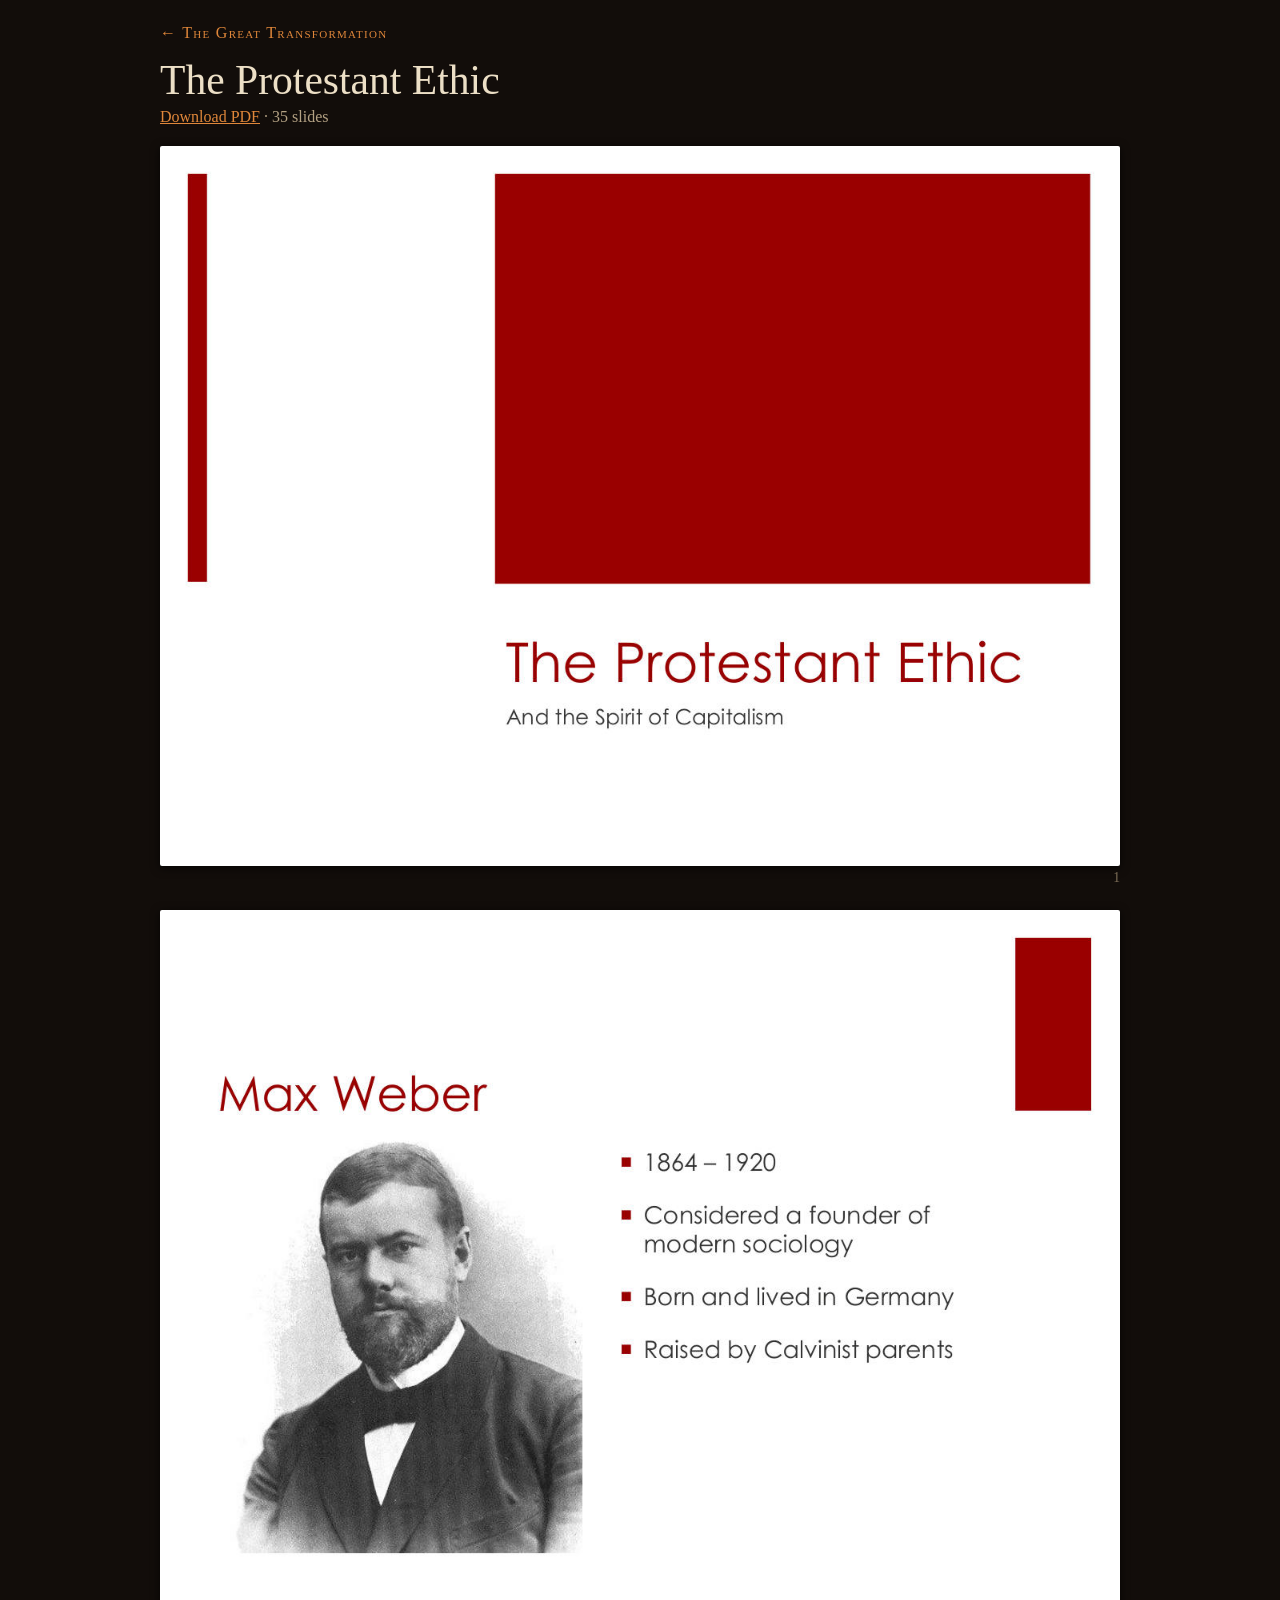
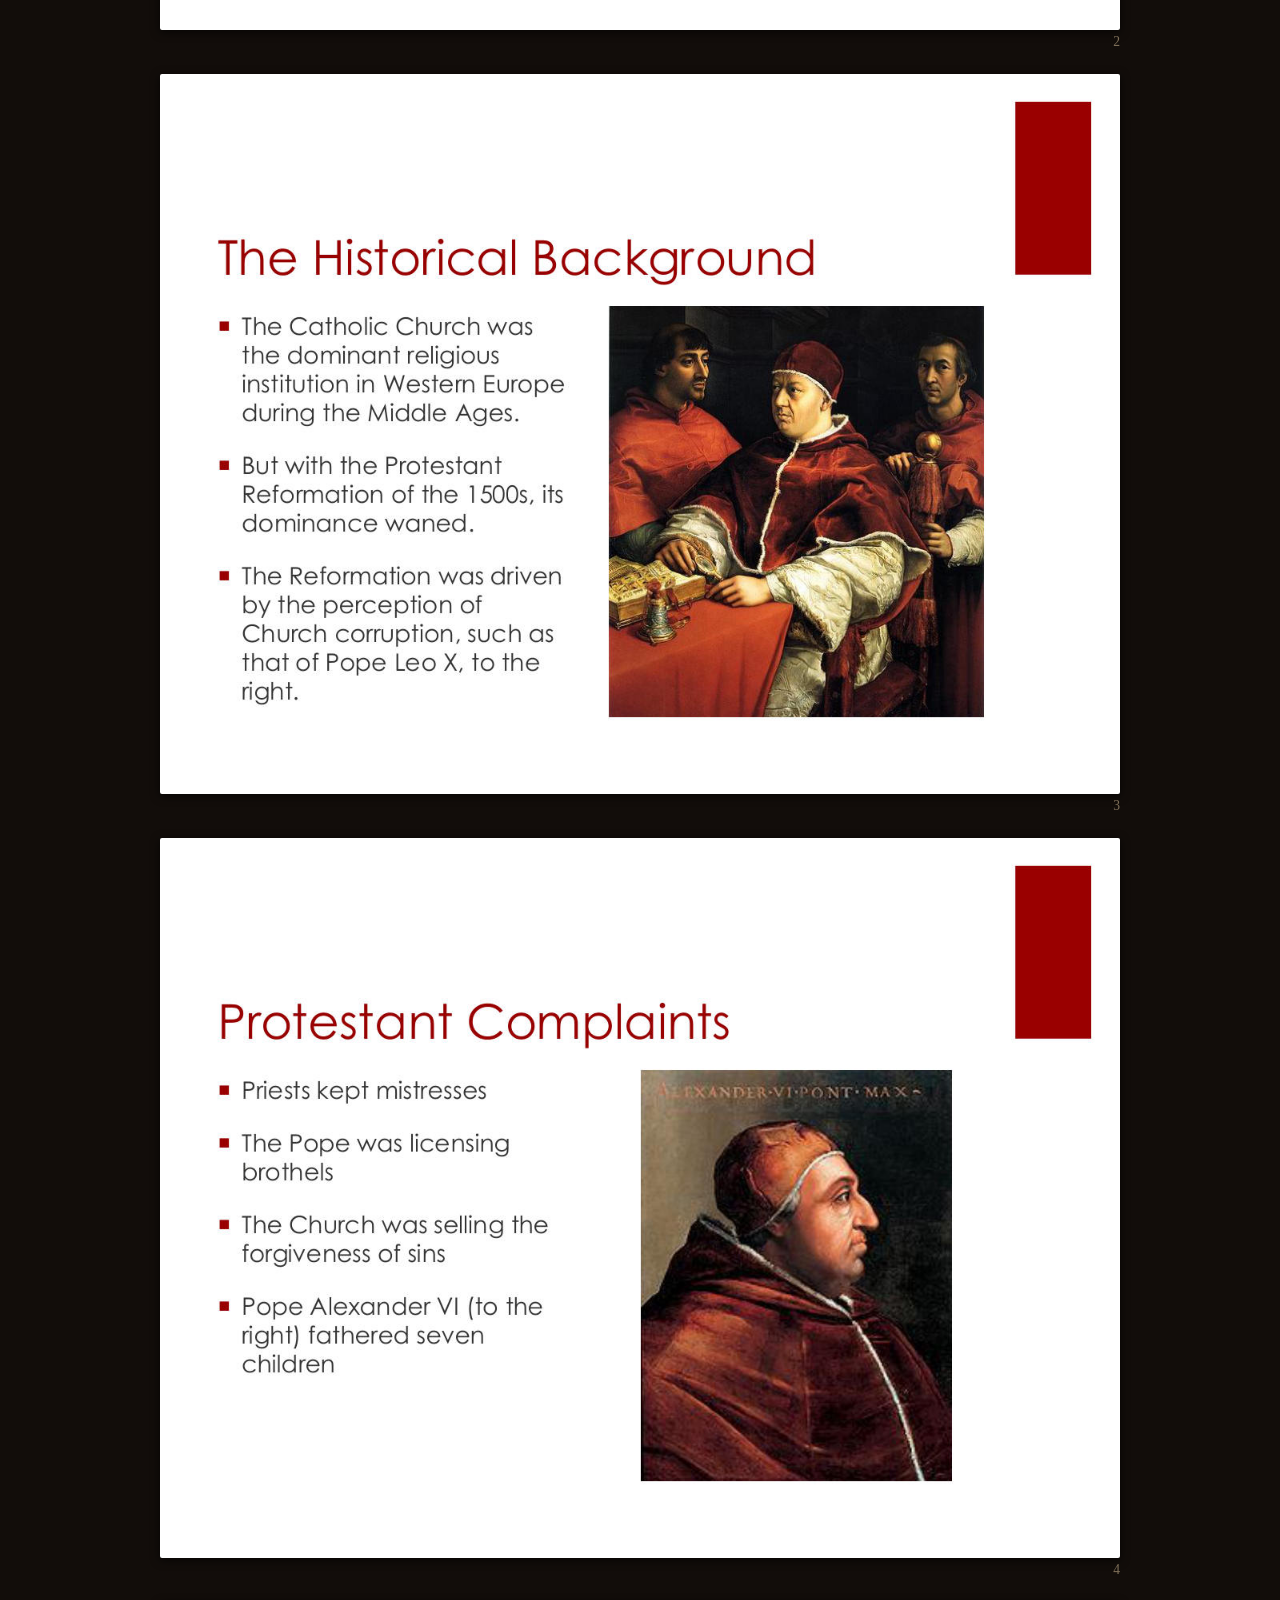
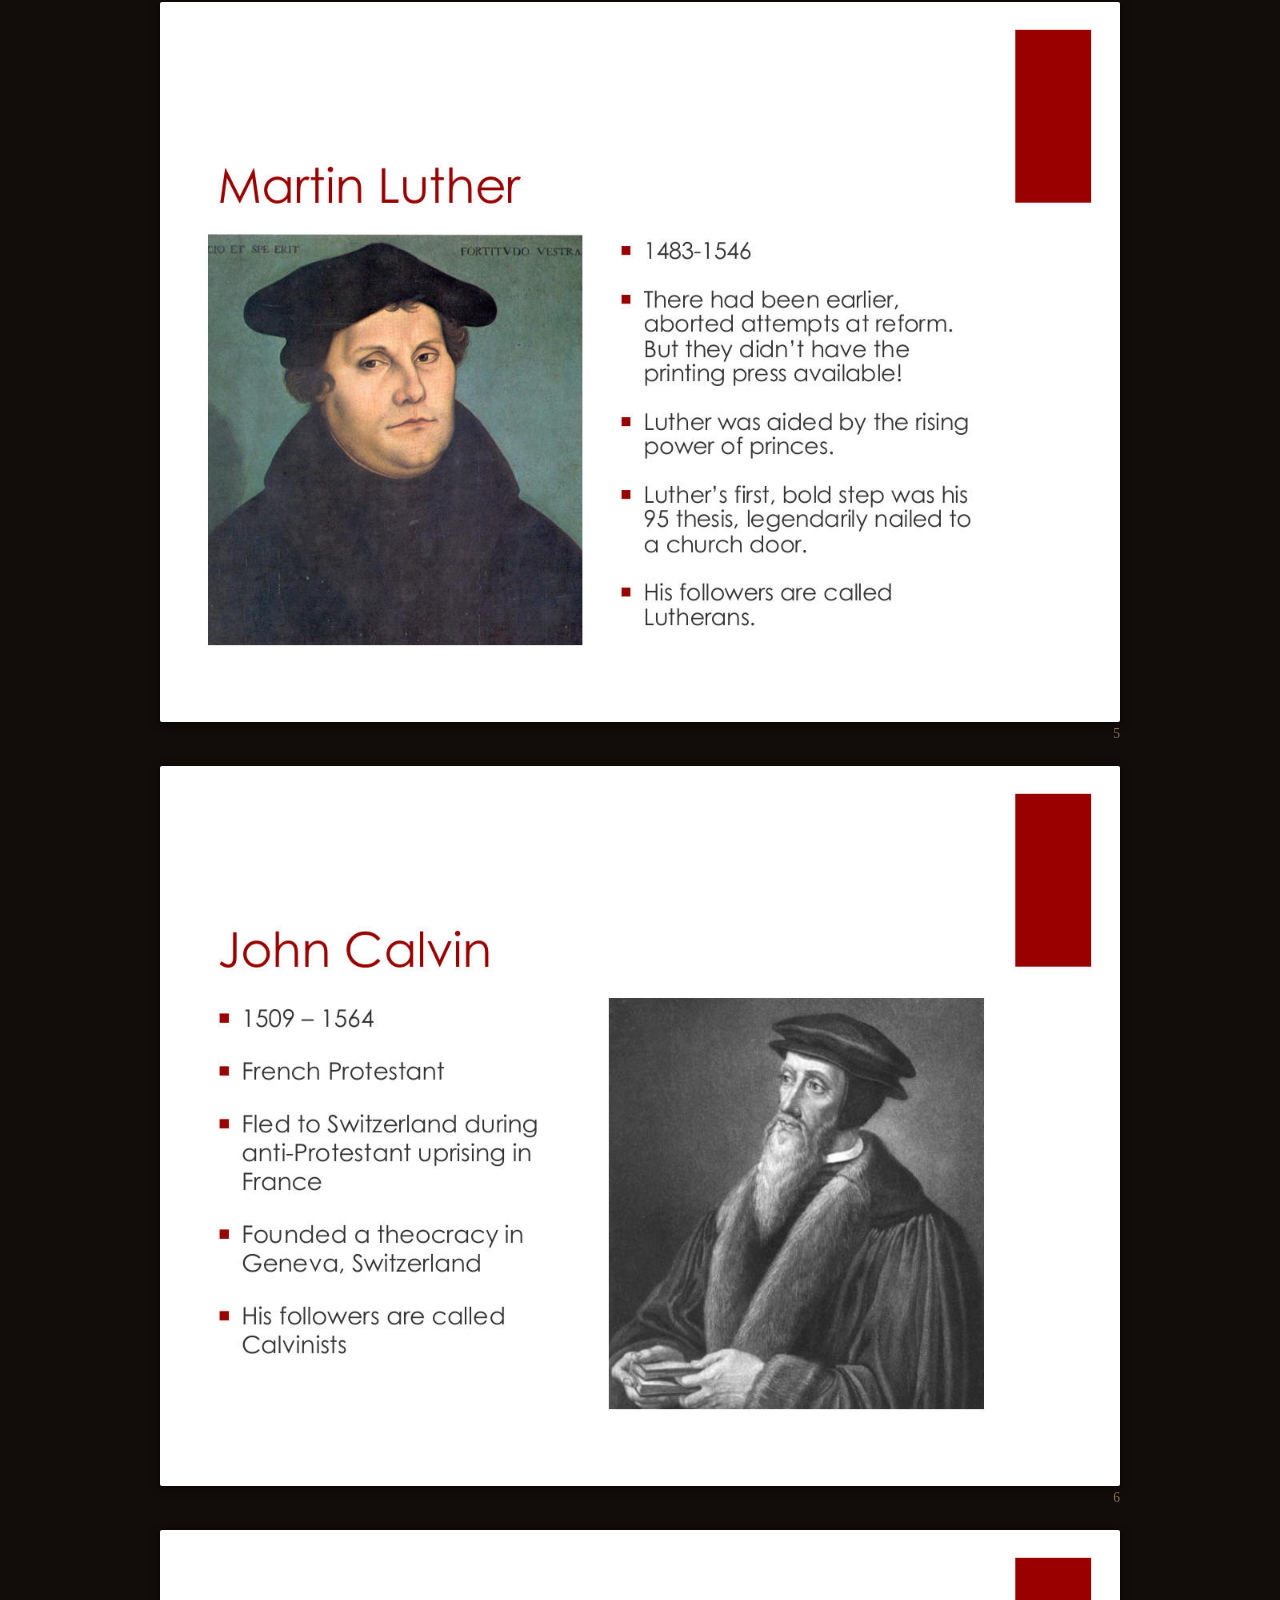
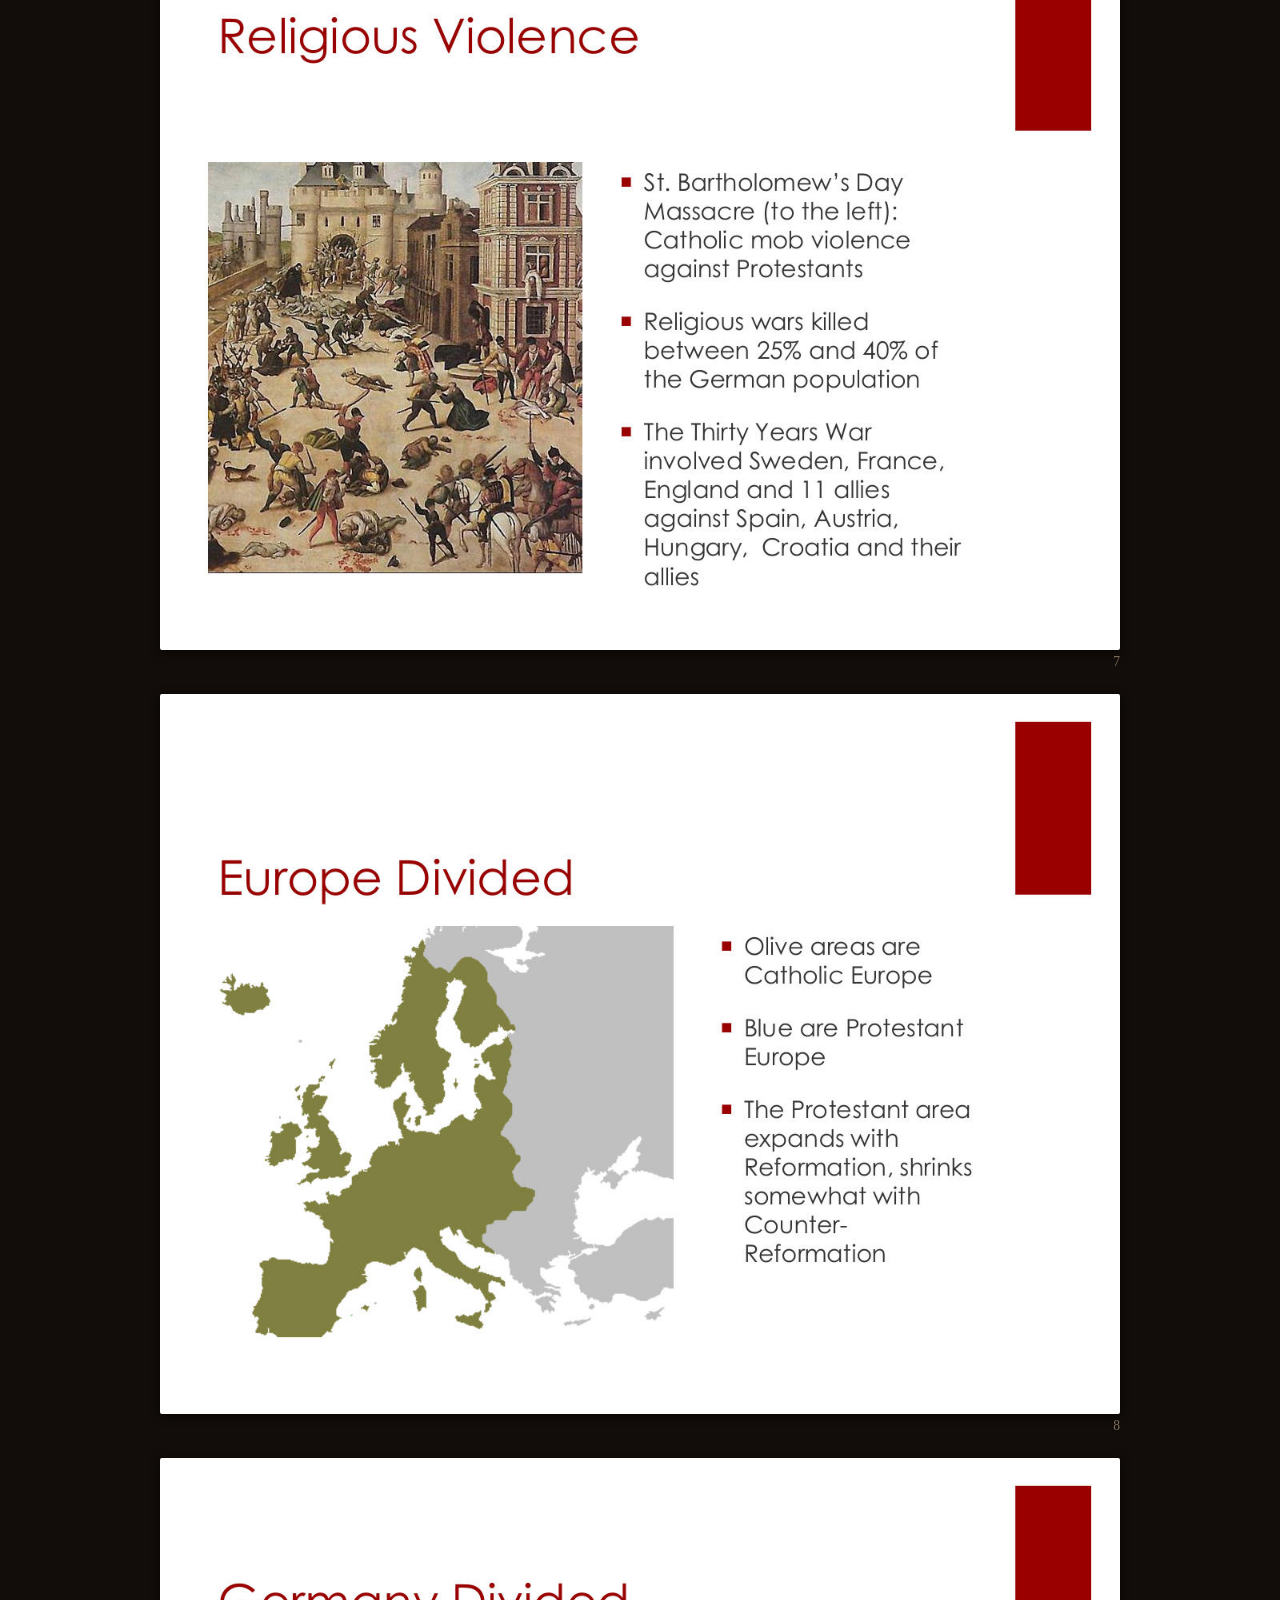
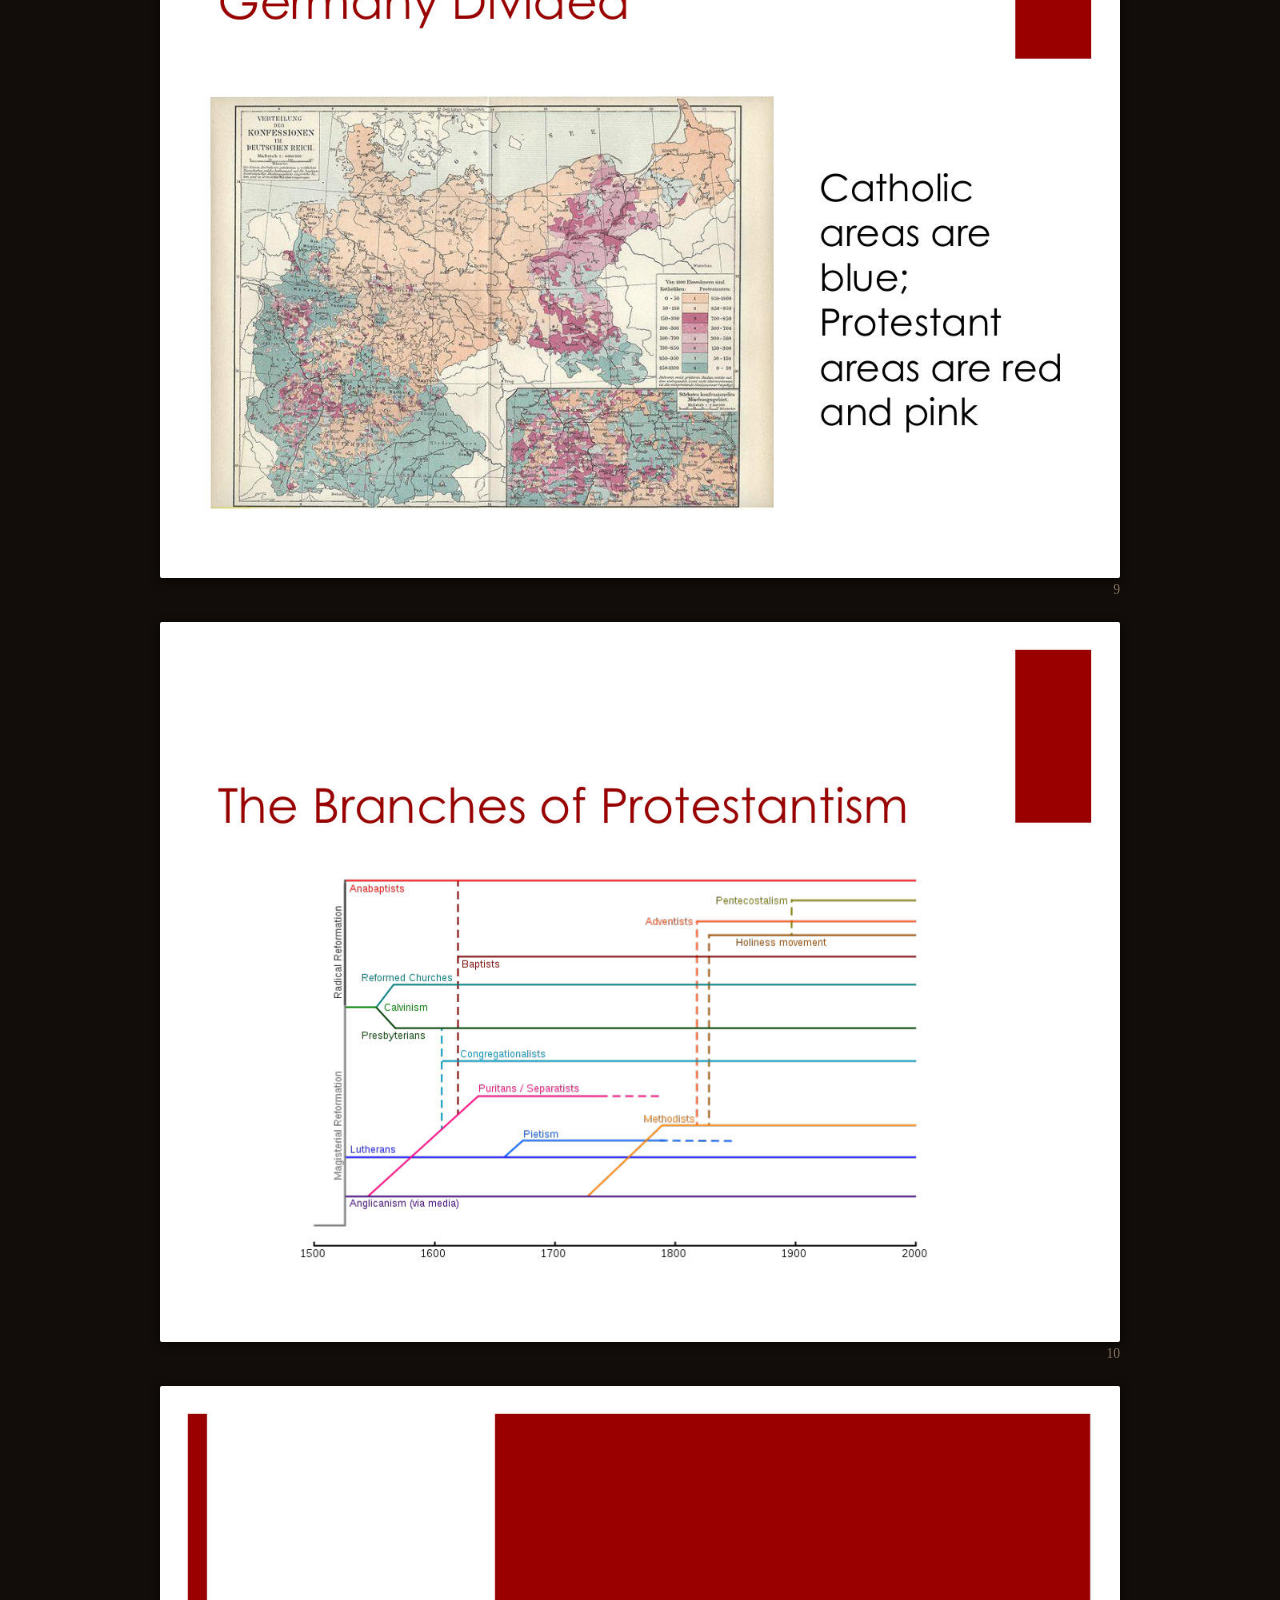
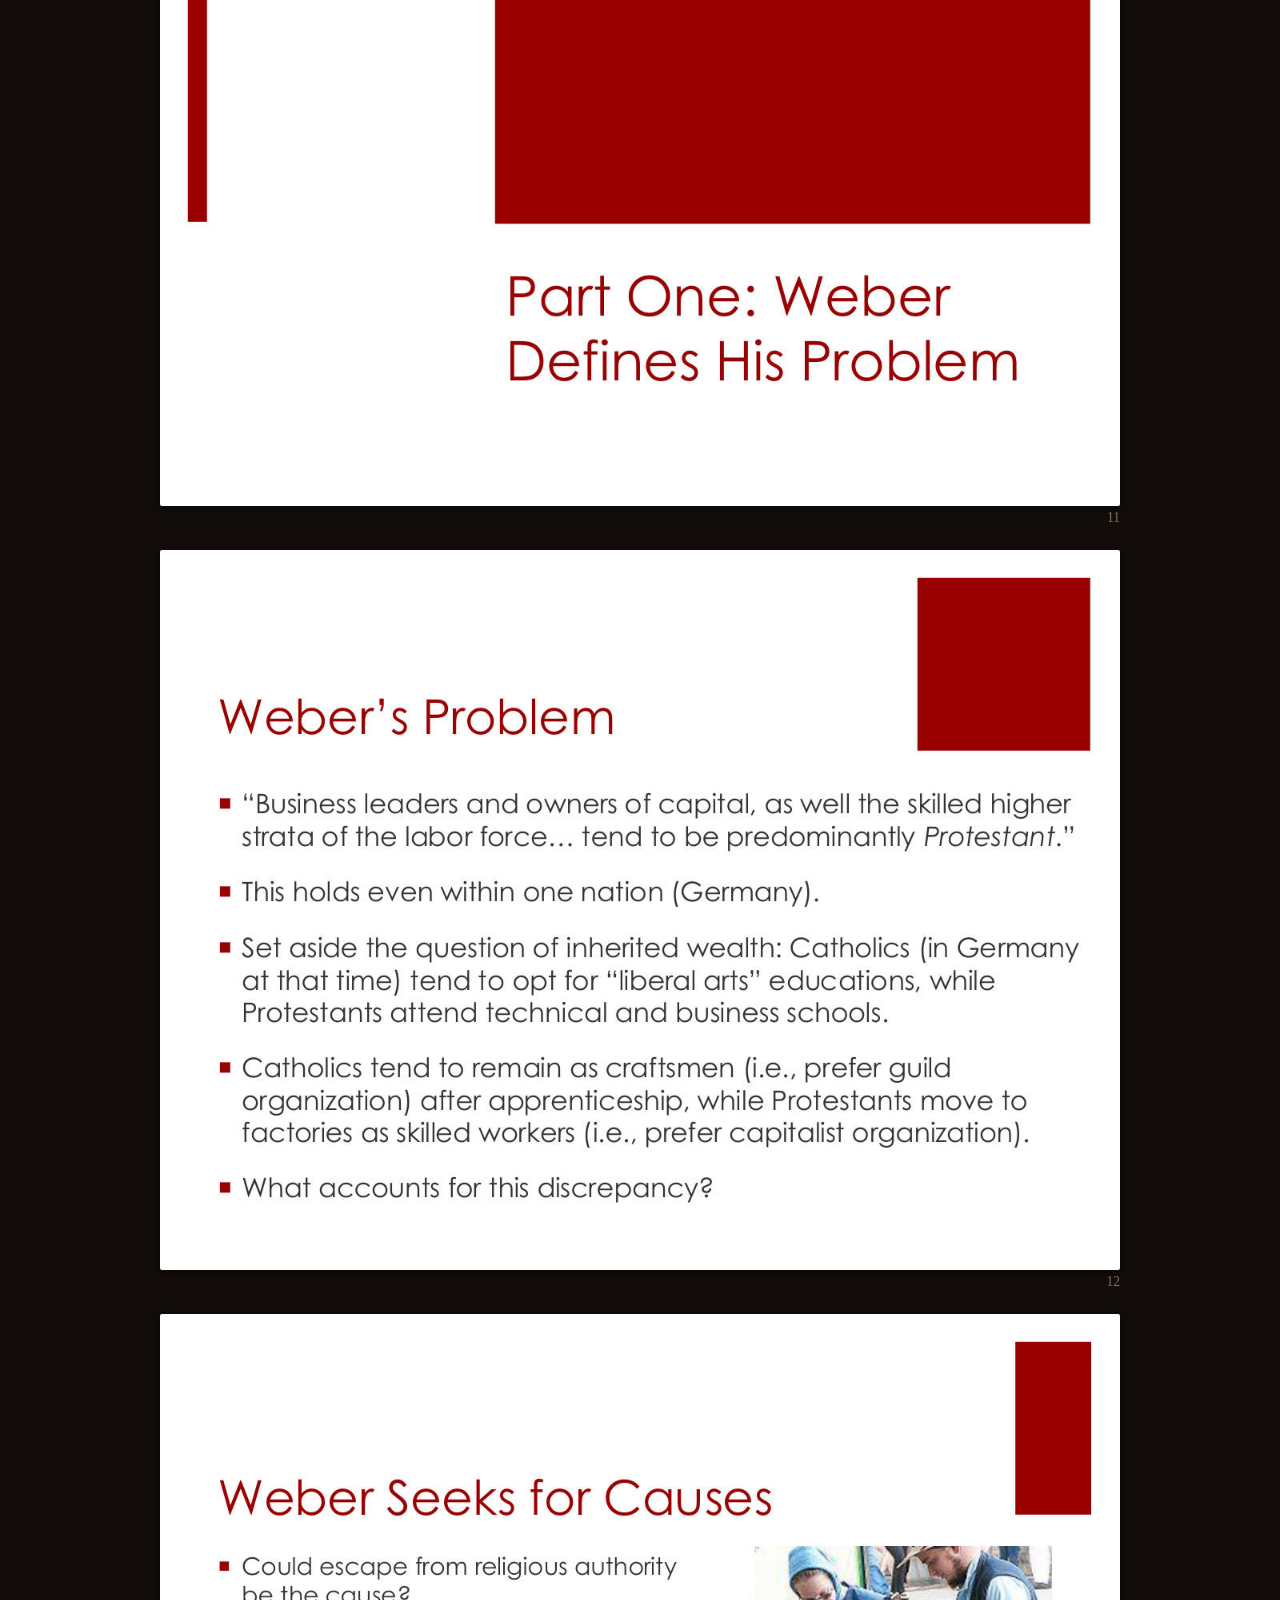
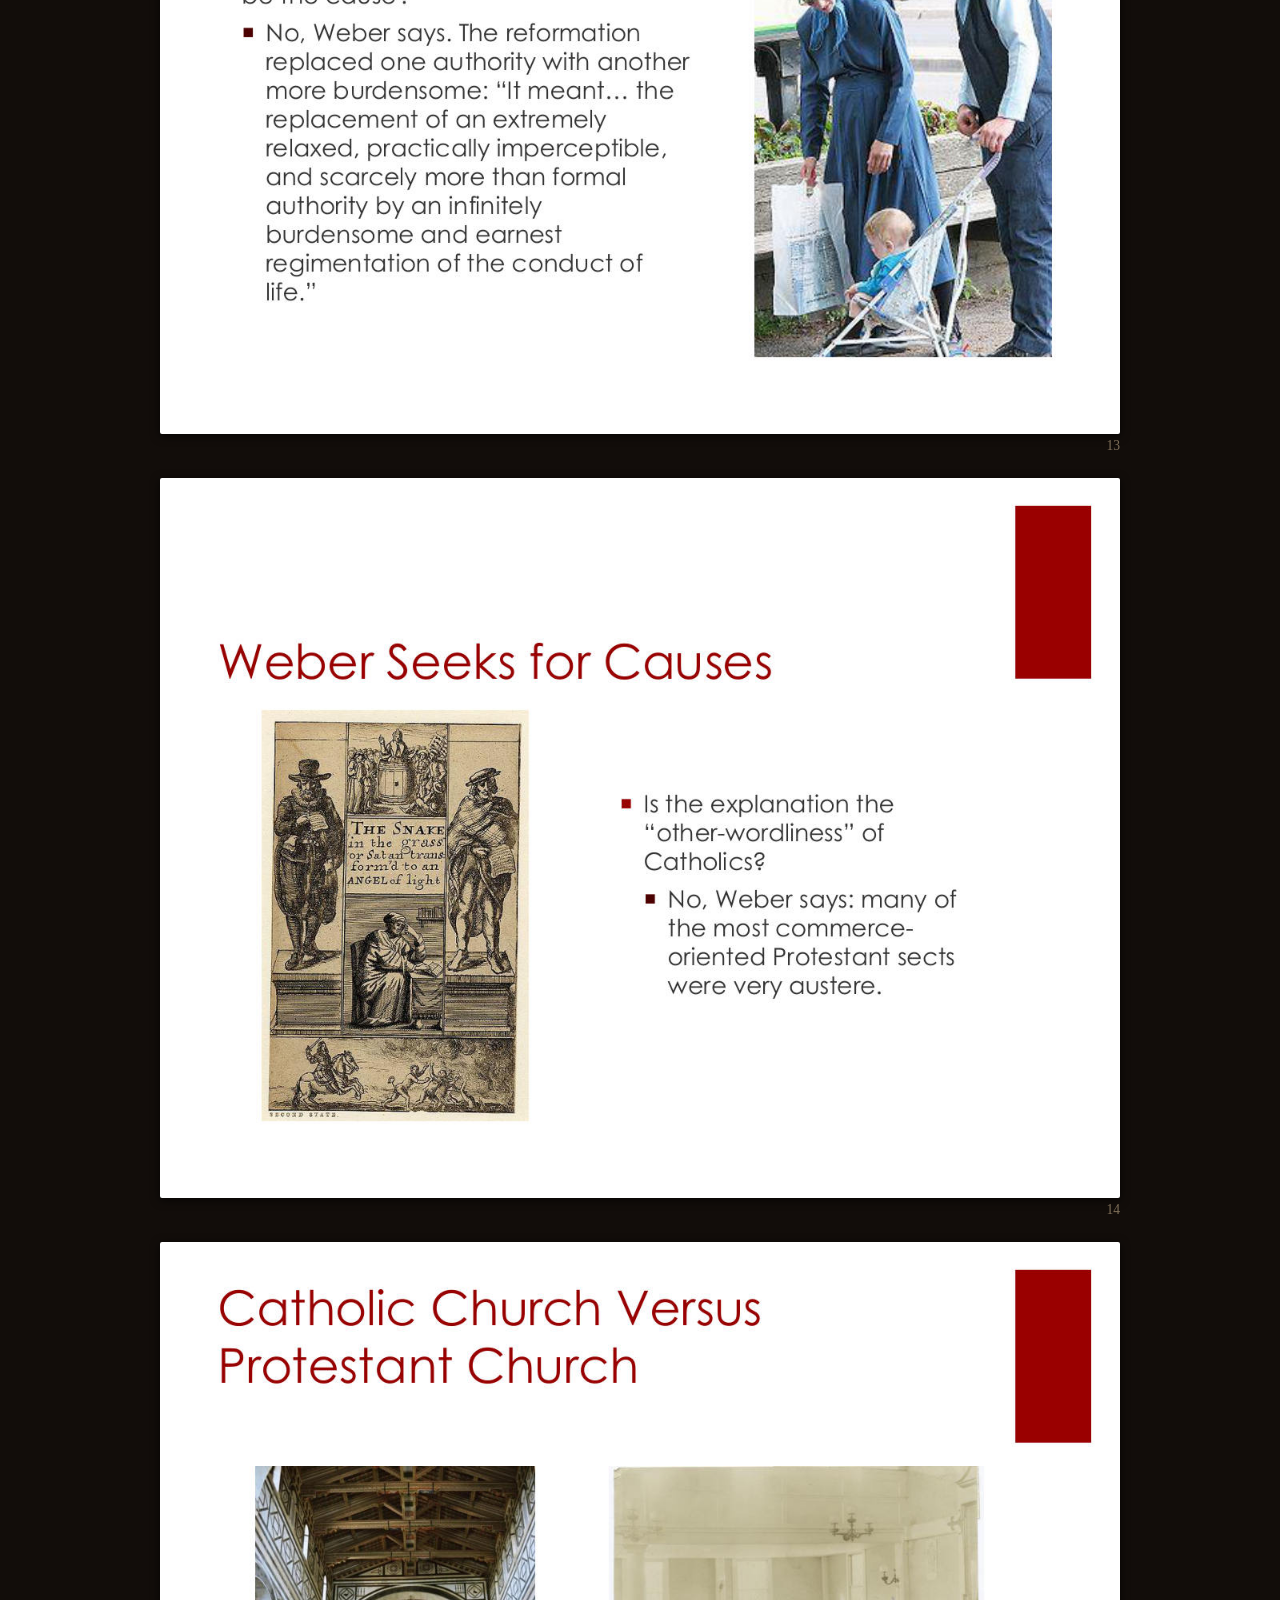
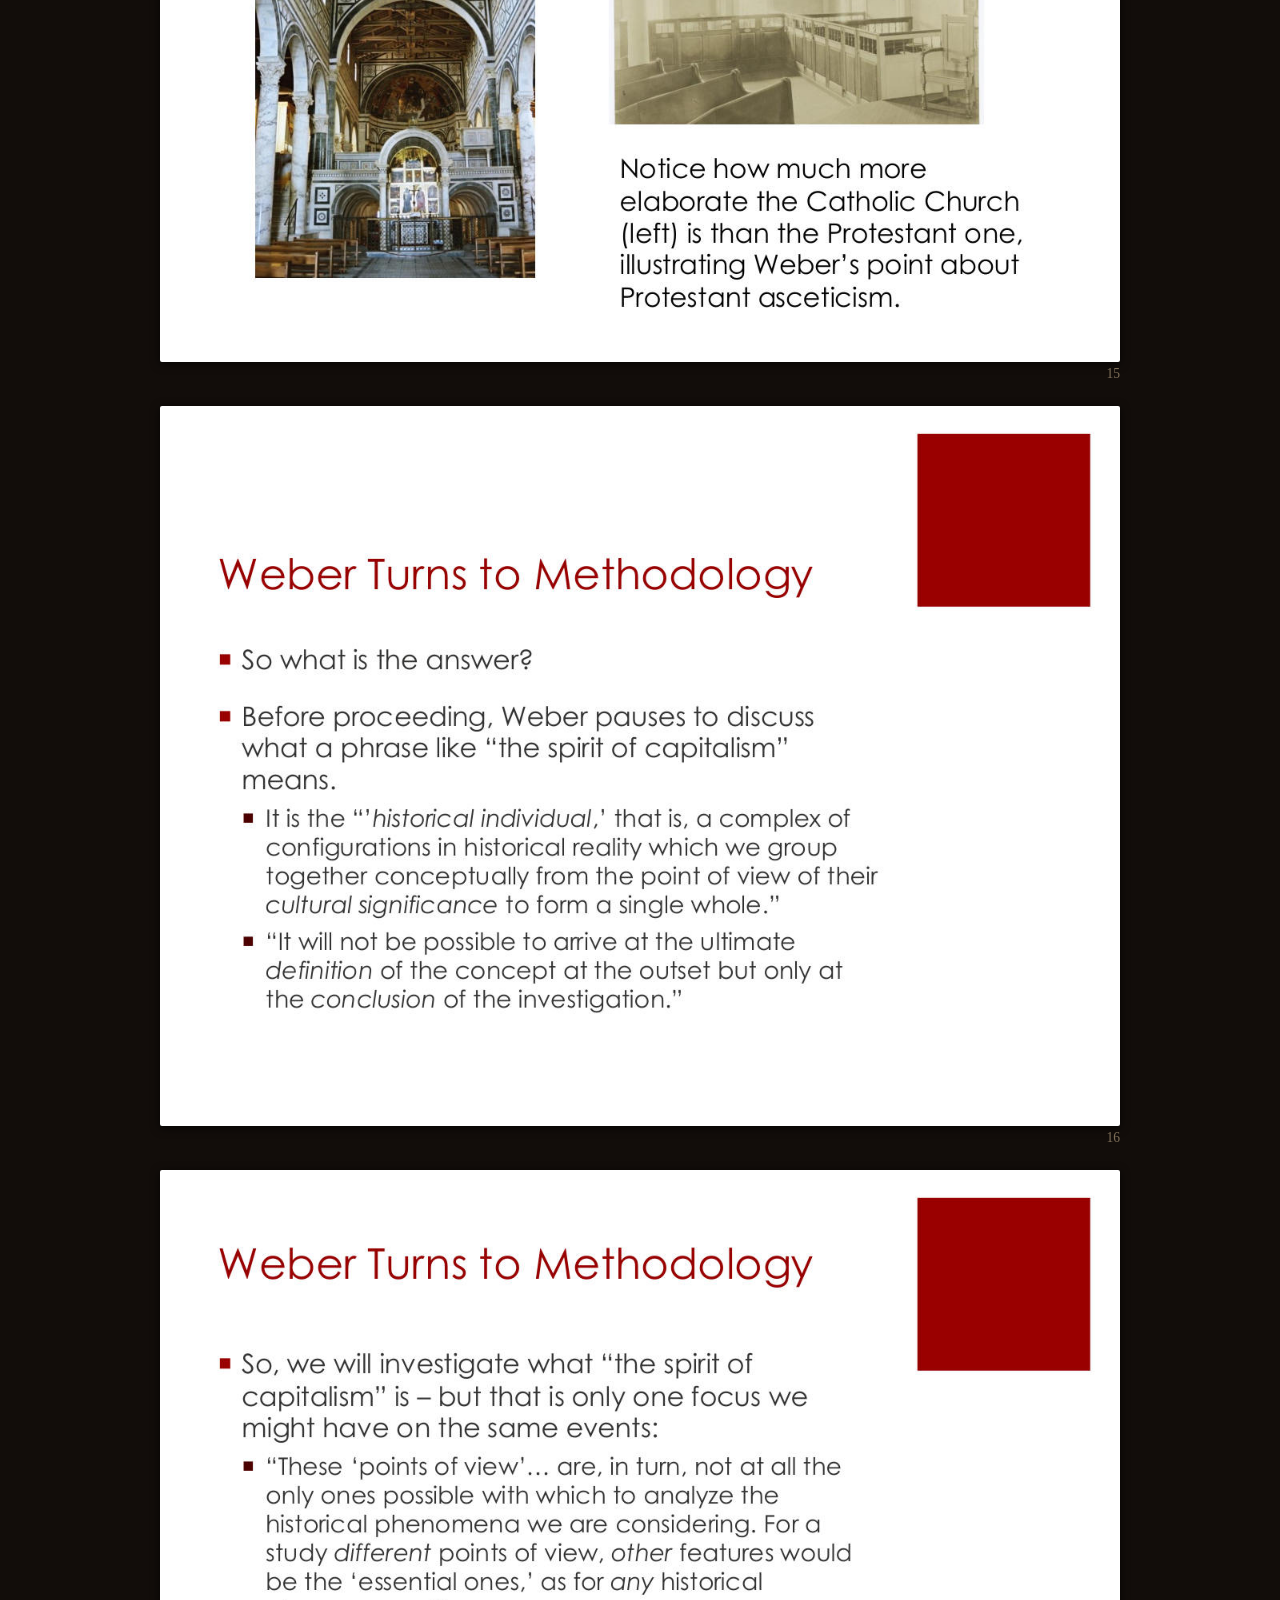
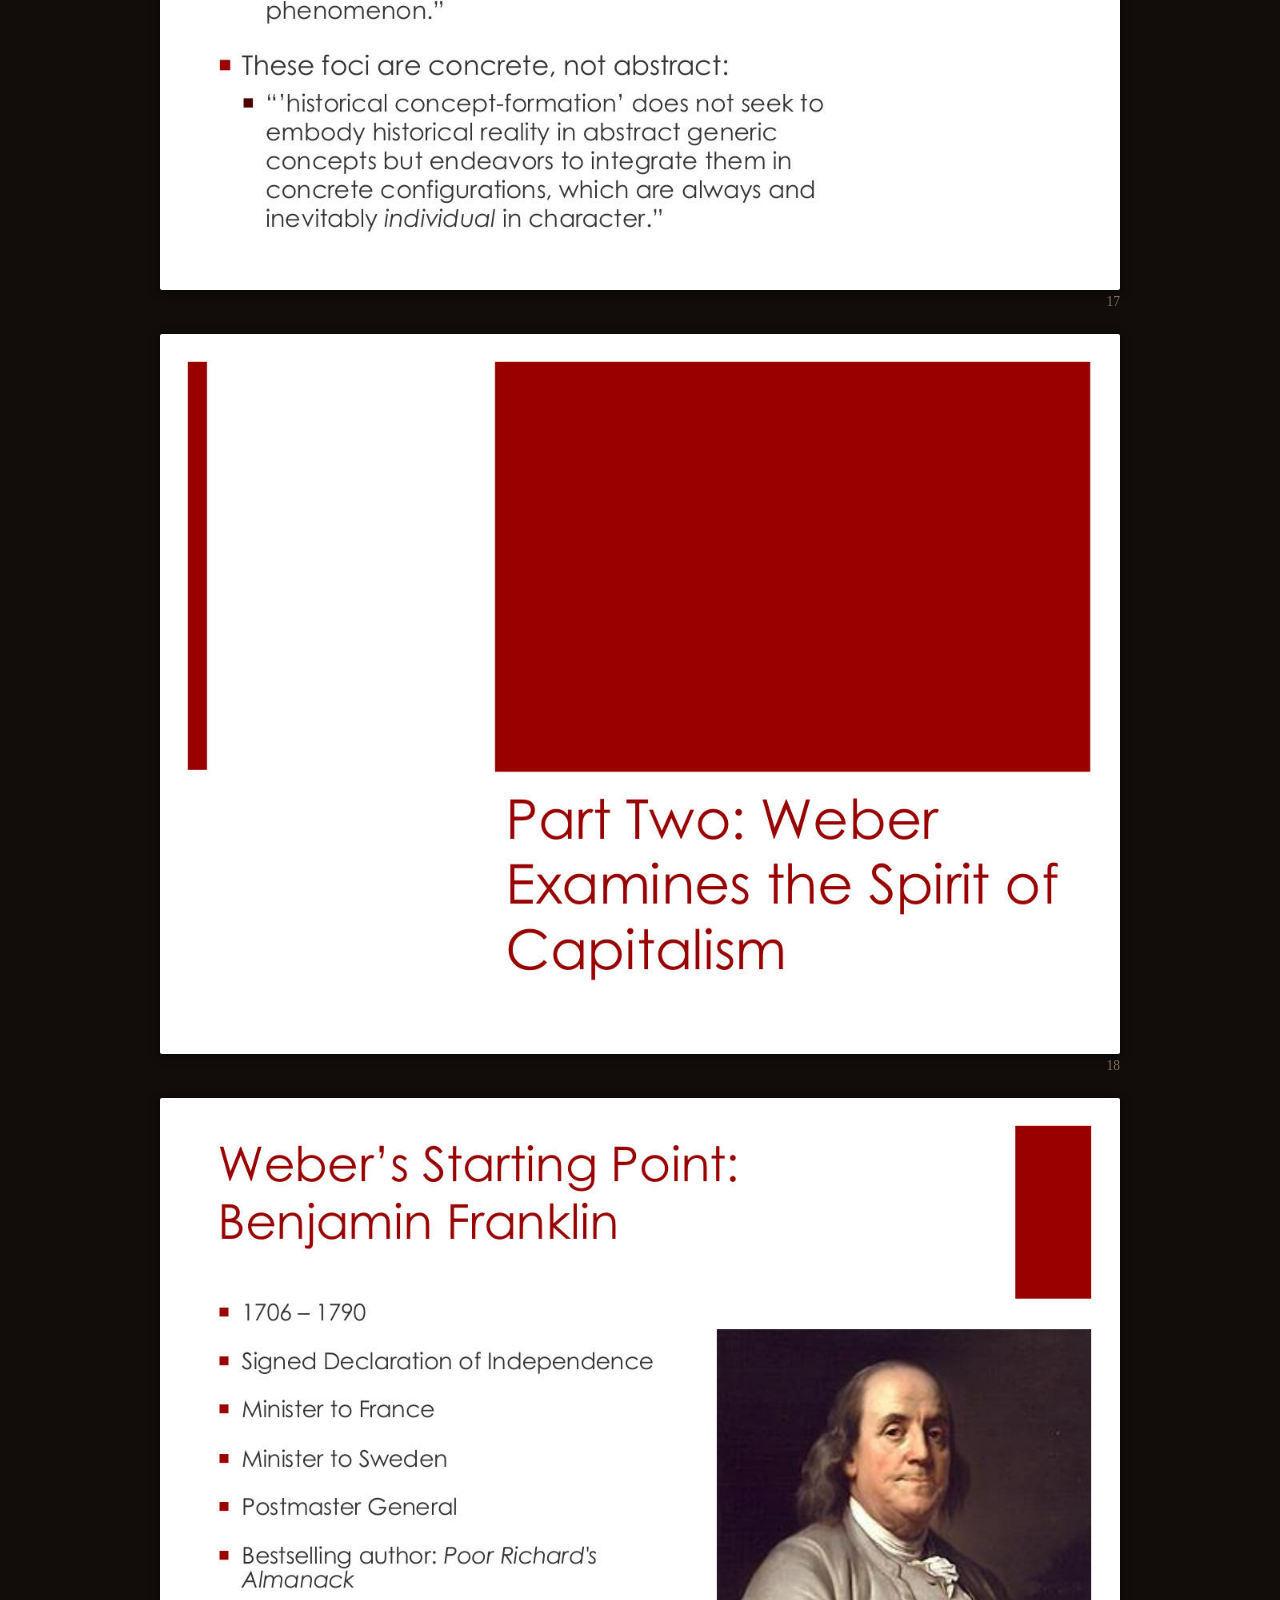
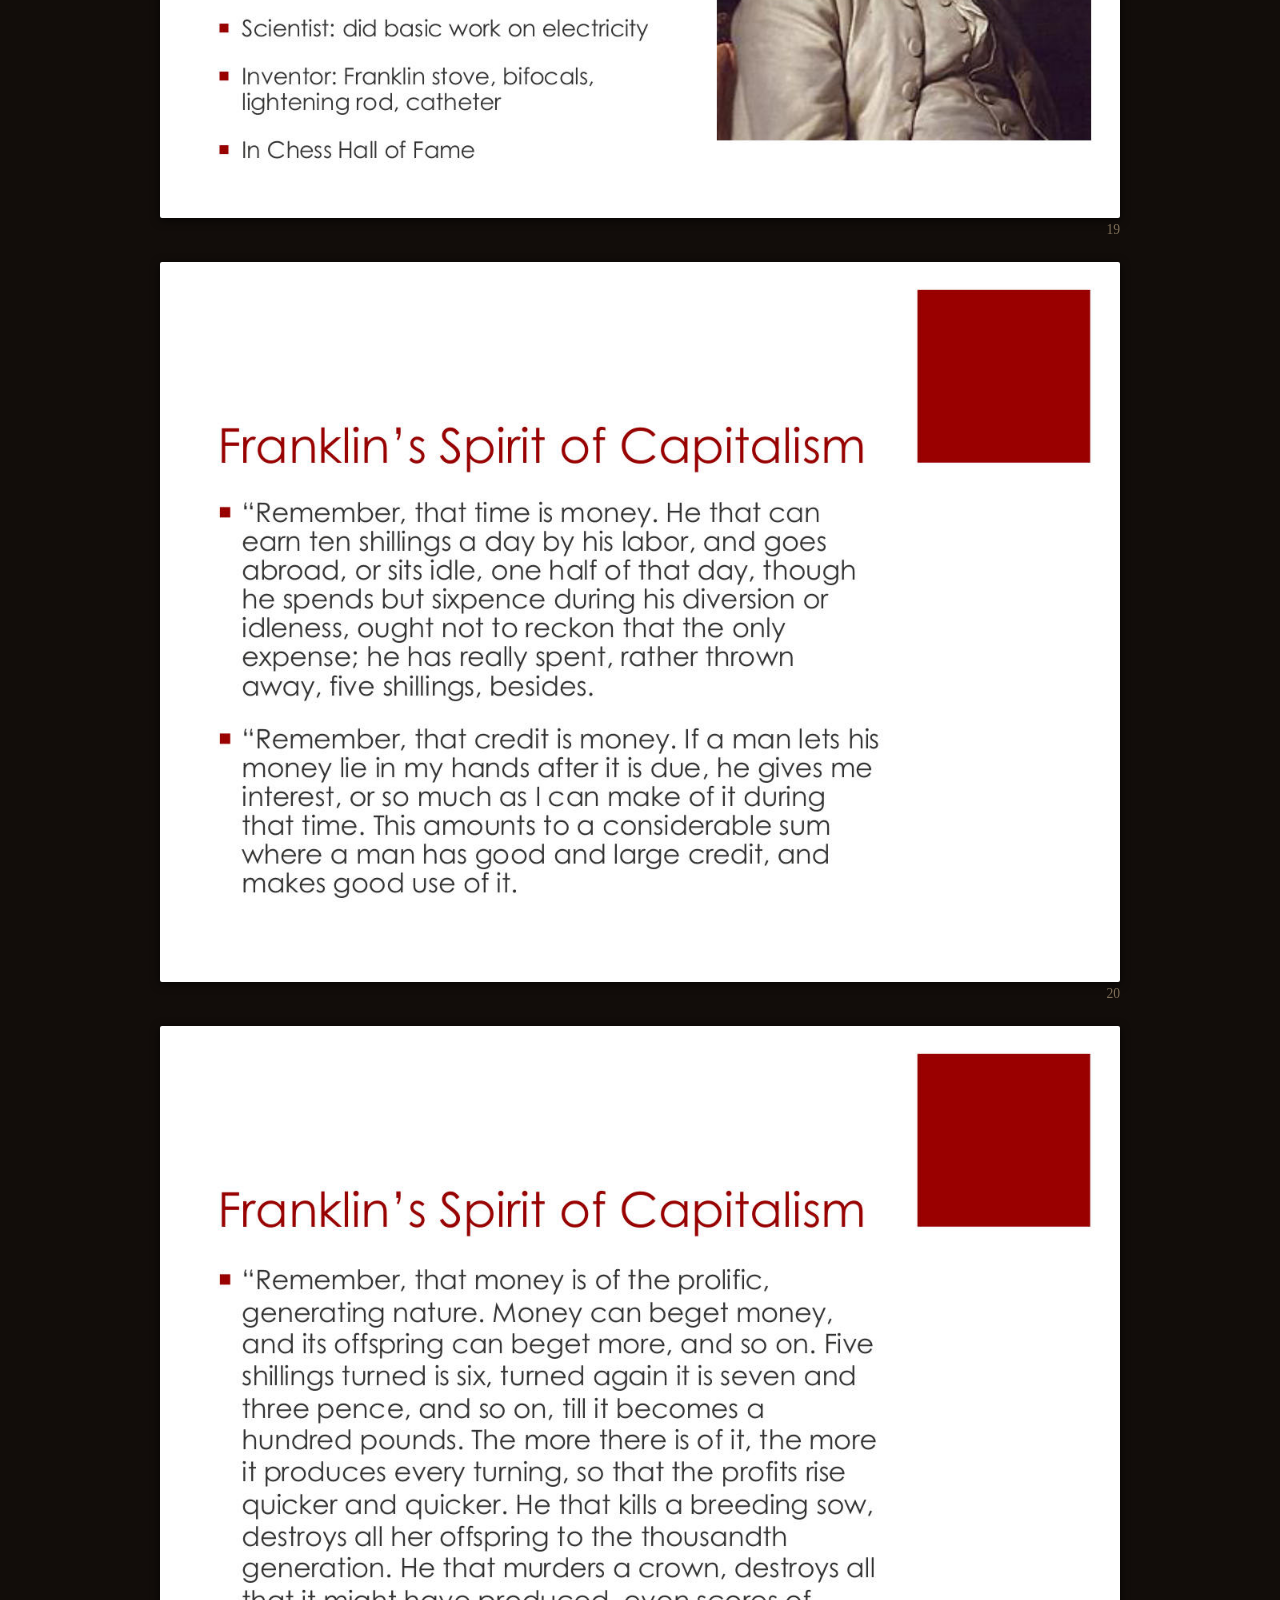
<file: ProtestantEthic.html>
<!DOCTYPE html>
<html lang="en">
<head>
  <meta charset="utf-8">
  <meta name="viewport" content="width=device-width, initial-scale=1">
  <title>The Protestant Ethic | The Great Transformation</title>
  <link rel="stylesheet" href="slides.css">
</head>
<body>
  <header>
    <p class="home"><a href="index.html">&larr; The Great Transformation</a></p>
    <h1>The Protestant Ethic</h1>
    <p><a href="ProtestantEthic.pdf">Download PDF</a> &middot; 35 slides</p>
  </header>
  <main>
    <figure id="slide-1">
      <img src="ProtestantEthic/slide-01.jpg" width="1200" height="900" alt="The Protestant Ethic. And the Spirit of Capitalism">
      <figcaption><a href="#slide-1">1</a></figcaption>
    </figure>
    <figure id="slide-2">
      <img src="ProtestantEthic/slide-02.jpg" width="1200" height="900" alt="Max Weber. 1864 – 1920. Considered a founder of modern sociology. Born and lived in Germany. Raised by Calvinist parents" loading="lazy">
      <figcaption><a href="#slide-2">2</a></figcaption>
    </figure>
    <figure id="slide-3">
      <img src="ProtestantEthic/slide-03.jpg" width="1200" height="900" alt="The Historical Background. The Catholic Church was the dominant religious institution in Western Europe during the Middle Ages. But with the Protestant Reformation of the 1500s, its dominance waned. The Reformation was driven by the perception of Church corruption, such as that of Pope Leo X, to the right." loading="lazy">
      <figcaption><a href="#slide-3">3</a></figcaption>
    </figure>
    <figure id="slide-4">
      <img src="ProtestantEthic/slide-04.jpg" width="1200" height="900" alt="Protestant Complaints. Priests kept mistresses. The Pope was licensing brothels. The Church was selling the forgiveness of sins. Pope Alexander VI (to the right) fathered seven children" loading="lazy">
      <figcaption><a href="#slide-4">4</a></figcaption>
    </figure>
    <figure id="slide-5">
      <img src="ProtestantEthic/slide-05.jpg" width="1200" height="900" alt="Martin Luther. 1483-1546. There had been earlier, aborted attempts at reform. But they didn’t have the printing press available! Luther was aided by the rising power of princes. Luther’s first, bold step was his 95 thesis, legendarily nailed to a church door. His followers are called Lutherans." loading="lazy">
      <figcaption><a href="#slide-5">5</a></figcaption>
    </figure>
    <figure id="slide-6">
      <img src="ProtestantEthic/slide-06.jpg" width="1200" height="900" alt="John Calvin. 1509 – 1564. French Protestant. Fled to Switzerland during anti-Protestant uprising in France. Founded a theocracy in Geneva, Switzerland. His followers are called Calvinists" loading="lazy">
      <figcaption><a href="#slide-6">6</a></figcaption>
    </figure>
    <figure id="slide-7">
      <img src="ProtestantEthic/slide-07.jpg" width="1200" height="900" alt="Religious Violence. St. Bartholomew’s Day Massacre (to the left): Catholic mob violence against Protestants. Religious wars killed between 25% and 40% of the German population. The Thirty Years War involved Sweden, France, England and 11 allies against Spain, Austria, Hungary, Croatia and their allies" loading="lazy">
      <figcaption><a href="#slide-7">7</a></figcaption>
    </figure>
    <figure id="slide-8">
      <img src="ProtestantEthic/slide-08.jpg" width="1200" height="900" alt="Europe Divided. Olive areas are Catholic Europe. Blue are Protestant Europe. The Protestant area expands with Reformation, shrinks somewhat with Counter-Reformation" loading="lazy">
      <figcaption><a href="#slide-8">8</a></figcaption>
    </figure>
    <figure id="slide-9">
      <img src="ProtestantEthic/slide-09.jpg" width="1200" height="900" alt="Germany Divided. Catholic areas are blue; Protestant areas are red and pink" loading="lazy">
      <figcaption><a href="#slide-9">9</a></figcaption>
    </figure>
    <figure id="slide-10">
      <img src="ProtestantEthic/slide-10.jpg" width="1200" height="900" alt="The Branches of Protestantism" loading="lazy">
      <figcaption><a href="#slide-10">10</a></figcaption>
    </figure>
    <figure id="slide-11">
      <img src="ProtestantEthic/slide-11.jpg" width="1200" height="900" alt="Part One: Weber Defines His Problem" loading="lazy">
      <figcaption><a href="#slide-11">11</a></figcaption>
    </figure>
    <figure id="slide-12">
      <img src="ProtestantEthic/slide-12.jpg" width="1200" height="900" alt="Weber’s Problem. “Business leaders and owners of capital, as well the skilled higher strata of the labor force… tend to be predominantly Protestant.” This holds even within one nation (Germany). Set aside the question of inherited wealth: Catholics (in Germany at that time) tend to opt for “liberal arts” educations, while Protestants attend technical and business schools. Catholics tend to remain as craftsmen (i.e., prefer guild organization) after apprenticeship, while Protestants move to factories as skilled workers (i.e., prefer capitalist organization). What accounts for this discrepancy?" loading="lazy">
      <figcaption><a href="#slide-12">12</a></figcaption>
    </figure>
    <figure id="slide-13">
      <img src="ProtestantEthic/slide-13.jpg" width="1200" height="900" alt="Weber Seeks for Causes. Could escape from religious authority be the cause? No, Weber says. The reformation replaced one authority with another more burdensome: “It meant… the replacement of an extremely relaxed, practically imperceptible, and scarcely more than formal authority by an infinitely burdensome and earnest regimentation of the conduct of life.”" loading="lazy">
      <figcaption><a href="#slide-13">13</a></figcaption>
    </figure>
    <figure id="slide-14">
      <img src="ProtestantEthic/slide-14.jpg" width="1200" height="900" alt="Weber Seeks for Causes. Is the explanation the “other-wordliness” of Catholics? No, Weber says: many of the most commerce-oriented Protestant sects were very austere." loading="lazy">
      <figcaption><a href="#slide-14">14</a></figcaption>
    </figure>
    <figure id="slide-15">
      <img src="ProtestantEthic/slide-15.jpg" width="1200" height="900" alt="Catholic Church Versus Protestant Church. Notice how much more elaborate the Catholic Church. (left) is than the Protestant one, illustrating Weber’s point about. Protestant asceticism." loading="lazy">
      <figcaption><a href="#slide-15">15</a></figcaption>
    </figure>
    <figure id="slide-16">
      <img src="ProtestantEthic/slide-16.jpg" width="1200" height="900" alt="Weber Turns to Methodology. So what is the answer? Before proceeding, Weber pauses to discuss what a phrase like “the spirit of capitalism” means. It is the “’historical individual,’ that is, a complex of configurations in historical reality which we group together conceptually from the point of view of their cultural significance to form a single whole.” “It will not be possible to arrive at the ultimate definition of the concept at the outset but only at the conclusion of the investigation.”" loading="lazy">
      <figcaption><a href="#slide-16">16</a></figcaption>
    </figure>
    <figure id="slide-17">
      <img src="ProtestantEthic/slide-17.jpg" width="1200" height="900" alt="Weber Turns to Methodology. So, we will investigate what “the spirit of capitalism” is – but that is only one focus we might have on the same events: “These ‘points of view’… are, in turn, not at all the only ones possible with which to analyze the historical phenomena we are considering. For a study different points of view, other features would be the ‘essential ones,’ as for any historical phenomenon.” These foci are concrete, not abstract: “’historical concept-formation’ does not seek to embody historical reality in abstract generic concepts but endeavors to integrate them in concrete configurations, which are always and inevitably individual in character.”" loading="lazy">
      <figcaption><a href="#slide-17">17</a></figcaption>
    </figure>
    <figure id="slide-18">
      <img src="ProtestantEthic/slide-18.jpg" width="1200" height="900" alt="Part Two: Weber Examines the Spirit of Capitalism" loading="lazy">
      <figcaption><a href="#slide-18">18</a></figcaption>
    </figure>
    <figure id="slide-19">
      <img src="ProtestantEthic/slide-19.jpg" width="1200" height="900" alt="Weber’s Starting Point: Benjamin Franklin. 1706 – 1790. Signed Declaration of Independence. Minister to France. Minister to Sweden. Postmaster General. Bestselling author: Poor Richard&#x27;s Almanack. Scientist: did basic work on electricity. Inventor: Franklin stove, bifocals, lightening rod, catheter. In Chess Hall of Fame" loading="lazy">
      <figcaption><a href="#slide-19">19</a></figcaption>
    </figure>
    <figure id="slide-20">
      <img src="ProtestantEthic/slide-20.jpg" width="1200" height="900" alt="Franklin’s Spirit of Capitalism. “Remember, that time is money. He that can earn ten shillings a day by his labor, and goes abroad, or sits idle, one half of that day, though he spends but sixpence during his diversion or idleness, ought not to reckon that the only expense; he has really spent, rather thrown away, five shillings, besides. “Remember, that credit is money. If a man lets his money lie in my hands after it is due, he gives me interest, or so much as I can make of it during that time. This amounts to a considerable sum where a man has good and large credit, and makes good use of it." loading="lazy">
      <figcaption><a href="#slide-20">20</a></figcaption>
    </figure>
    <figure id="slide-21">
      <img src="ProtestantEthic/slide-21.jpg" width="1200" height="900" alt="Franklin’s Spirit of Capitalism. “Remember, that money is of the prolific, generating nature. Money can beget money, and its offspring can beget more, and so on. Five shillings turned is six, turned again it is seven and three pence, and so on, till it becomes a hundred pounds. The more there is of it, the more it produces every turning, so that the profits rise quicker and quicker. He that kills a breeding sow, destroys all her offspring to the thousandth generation. He that murders a crown, destroys all that it might have produced, even scores of pounds.”" loading="lazy">
      <figcaption><a href="#slide-21">21</a></figcaption>
    </figure>
    <figure id="slide-22">
      <img src="ProtestantEthic/slide-22.jpg" width="1200" height="900" alt="Franklin’s Spirit of Capitalism. “For six pounds a year you may have the use of one hundred pounds, provided you are a man of known prudence and honesty. “He that spends a groat* a day idly, spends idly above six pounds a year, which is the price for the use of one hundred pounds. “He that wastes idly a groat’s worth of his time per day, one day with another, wastes the privilege of using one hundred pounds each day. “He that idly loses five shillings’ worth of time, loses five shillings, and might as prudently throw five shillings into the sea. “He that loses five shillings, not only loses that sum, but all the advantage that might be made by turning it in dealing, which by the time that a young man becomes old, will amount to a considerable sum of money.” * groat: an English coin worth four pennies" loading="lazy">
      <figcaption><a href="#slide-22">22</a></figcaption>
    </figure>
    <figure id="slide-23">
      <img src="ProtestantEthic/slide-23.jpg" width="1200" height="900" alt="Weber on Franklin. “In fact, the summum bonum* of his ethic, the earning of more and more money, combined with the strict avoidance of all spontaneous enjoyment of life, is above all completely devoid of any… hedonistic** admixture. It is thought of so purely as an end in itself, that from the point of view of the happiness of, or utility to, the single individual, it appears entirely transcendental and absolutely irrational. Man is dominated by the making of money, by acquisition as the ultimate purpose of his life. Economic acquisition is no longer subordinated to man as the means for the satisfaction of his material needs.” * -- highest good, a phrase Aquinas uses. ** -- pleasure-seeking" loading="lazy">
      <figcaption><a href="#slide-23">23</a></figcaption>
    </figure>
    <figure id="slide-24">
      <img src="ProtestantEthic/slide-24.jpg" width="1200" height="900" alt="Weber Contra Marx. Massachusetts, were Franklin was born, had the capitalist spirit without capitalist development. It was founded as a religious colony. The colonies of the American South were founded as business enterprises but lacked the capitalist spirit. A southern plantation. (shown to the left) fit in Marx’s typology in the slave or feudal category, not in the capitalist one." loading="lazy">
      <figcaption><a href="#slide-24">24</a></figcaption>
    </figure>
    <figure id="slide-25">
      <img src="ProtestantEthic/slide-25.jpg" width="1200" height="900" alt="Capitalism versus Traditionalism. Paid by the piece, capitalist workers work more. Paid by the piece, traditionalist workers produce until they hit their traditional wage, then stop. We can understand this economically in terms of where their labor supply curve bends backwards." loading="lazy">
      <figcaption><a href="#slide-25">25</a></figcaption>
    </figure>
    <figure id="slide-26">
      <img src="ProtestantEthic/slide-26.jpg" width="1200" height="900" alt="Capitalism versus Traditionalism. “[The traditional worker] did not ask: how much can I earn in a day if I do as much work as possible? but: how much must I work in order to earn the wage, 2½ marks, which I earned before and which takes care of my traditional needs? This is an example of what is here meant by traditionalism. A man does not “by nature” wish to cam more and more money, but simply to live as he is accustomed to live and to earn as much as is necessary for that purpose. Wherever modern capitalism has begun its work of increasing the productivity of human labor by increasing its intensity, it has encountered the immensely stubborn resistance of this leading trait of pre-capitalistic labor.”" loading="lazy">
      <figcaption><a href="#slide-26">26</a></figcaption>
    </figure>
    <figure id="slide-27">
      <img src="ProtestantEthic/slide-27.jpg" width="1200" height="900" alt="The Putter-out. Middleman between peasants processing cloth at home and cloth buyers. Worked five or six hours a day, visited the social club. Amicable relationships with his competitors" loading="lazy">
      <figcaption><a href="#slide-27">27</a></figcaption>
    </figure>
    <figure id="slide-28">
      <img src="ProtestantEthic/slide-28.jpg" width="1200" height="900" alt="What Happened? “Now at some time this leisureliness was suddenly destroyed, and often entirely without any essential change in the form of organization, such as the transition to a unified factory, to mechanical weaving, etc. What happened was, on the contrary, often no more than this: some young man from one of the putting-out families went out into the country, carefully chose weavers for his employ, greatly increased the rigor of his supervision of their work, and thus turned them from peasants into laborers. On the other hand, he would begin to change his marketing methods by so far as possible going directly to the final consumer, would take the details into his own hands, would personally solicit customers, visiting them every year, and above all would adapt the quality of the product directly to their needs and wishes. At the same time he began to introduce the principle of low prices and large turnover… those who would not follow suit had to go out of business.”" loading="lazy">
      <figcaption><a href="#slide-28">28</a></figcaption>
    </figure>
    <figure id="slide-29">
      <img src="ProtestantEthic/slide-29.jpg" width="1200" height="900" alt="The New Attitude Appears Bizarre to Pre-Capitalist Man. “But it is just that which seems to the pre-capitalistic man so incomprehensible and mysterious, so unworthy and contemptible. That anyone should be able to make it the sole purpose of his life-work, to sink into the grave weighed down with a great material load of money and goods, seems to him explicable only as the product of a perverse instinct…”" loading="lazy">
      <figcaption><a href="#slide-29">29</a></figcaption>
    </figure>
    <figure id="slide-30">
      <img src="ProtestantEthic/slide-30.jpg" width="1200" height="900" alt="Part Three: Weber Traces the New Attitude to Protestantism" loading="lazy">
      <figcaption><a href="#slide-30">30</a></figcaption>
    </figure>
    <figure id="slide-31">
      <img src="ProtestantEthic/slide-31.jpg" width="1200" height="900" alt="How Did This New Attitude Arise? Martin Luther and the idea of the “calling”: “The monastic life is not only quite devoid of value as a means of justification before God, but he also looks upon its renunciation of the duties of this world as the product of selfishness, withdrawing from temporal obligations. In contrast, labor in a calling appears to him as the outward expression of brotherly love.” “the fulfillment of worldly duties is under all circumstances the only way to live acceptably to God. It and it alone is the will of God, and hence every legitimate calling has exactly the same worth in the sight of God.”" loading="lazy">
      <figcaption><a href="#slide-31">31</a></figcaption>
    </figure>
    <figure id="slide-32">
      <img src="ProtestantEthic/slide-32.jpg" width="1200" height="900" alt="But This Was Not Yet “the Spirit of Capitalism” Like Aristotle and Aquinas, Luther still attacks usury. “The individual should remain once and for all in the station and calling in which God had placed him, and should restrain his worldly activity within the limits imposed by his established station in life.” “Thus for Luther the concept of the calling remained traditionalistic.”" loading="lazy">
      <figcaption><a href="#slide-32">32</a></figcaption>
    </figure>
    <figure id="slide-33">
      <img src="ProtestantEthic/slide-33.jpg" width="1200" height="900" alt="Calvinism Completed the Movement. John Milton gives us a flavor of what is coming. When Adam and Eve are expelled from Paradise, Michael says: “ ... Only add Deeds to thy knowledge answerable; add faith; Add virtue, patience, temperance; add love, By name to come called Charity, the soul Of all the rest: then wilt thou not be loth To leave this Paradise, but shall possess A Paradise within thee, happier far.” Paradise can be found in this world!" loading="lazy">
      <figcaption><a href="#slide-33">33</a></figcaption>
    </figure>
    <figure id="slide-34">
      <img src="ProtestantEthic/slide-34.jpg" width="1200" height="900" alt="Weber Does Not Mean That Protestants Intended Capitalism. “The salvation of the soul… alone was the center of their life and work. Their ethical ideals and the practical results of their doctrines were all based on that alone… We shall thus have to admit that the cultural consequences of the Reformation were to a great extent, perhaps in the particular aspects with which we are dealing predominantly, unforeseen and even unwished-for results of the labors of the reformers. They were often far removed from or even in contradiction to all that they themselves thought to attain.”" loading="lazy">
      <figcaption><a href="#slide-34">34</a></figcaption>
    </figure>
    <figure id="slide-35">
      <img src="ProtestantEthic/slide-35.jpg" width="1200" height="900" alt="Calvinism. Election by Grace: All are sinners: No one is deserving of heaven. God can freely elect those who should be saved. This was done before you were born. So how do you know if you are among the elect?" loading="lazy">
      <figcaption><a href="#slide-35">35</a></figcaption>
    </figure>
  </main>
</body>
</html>
</file>
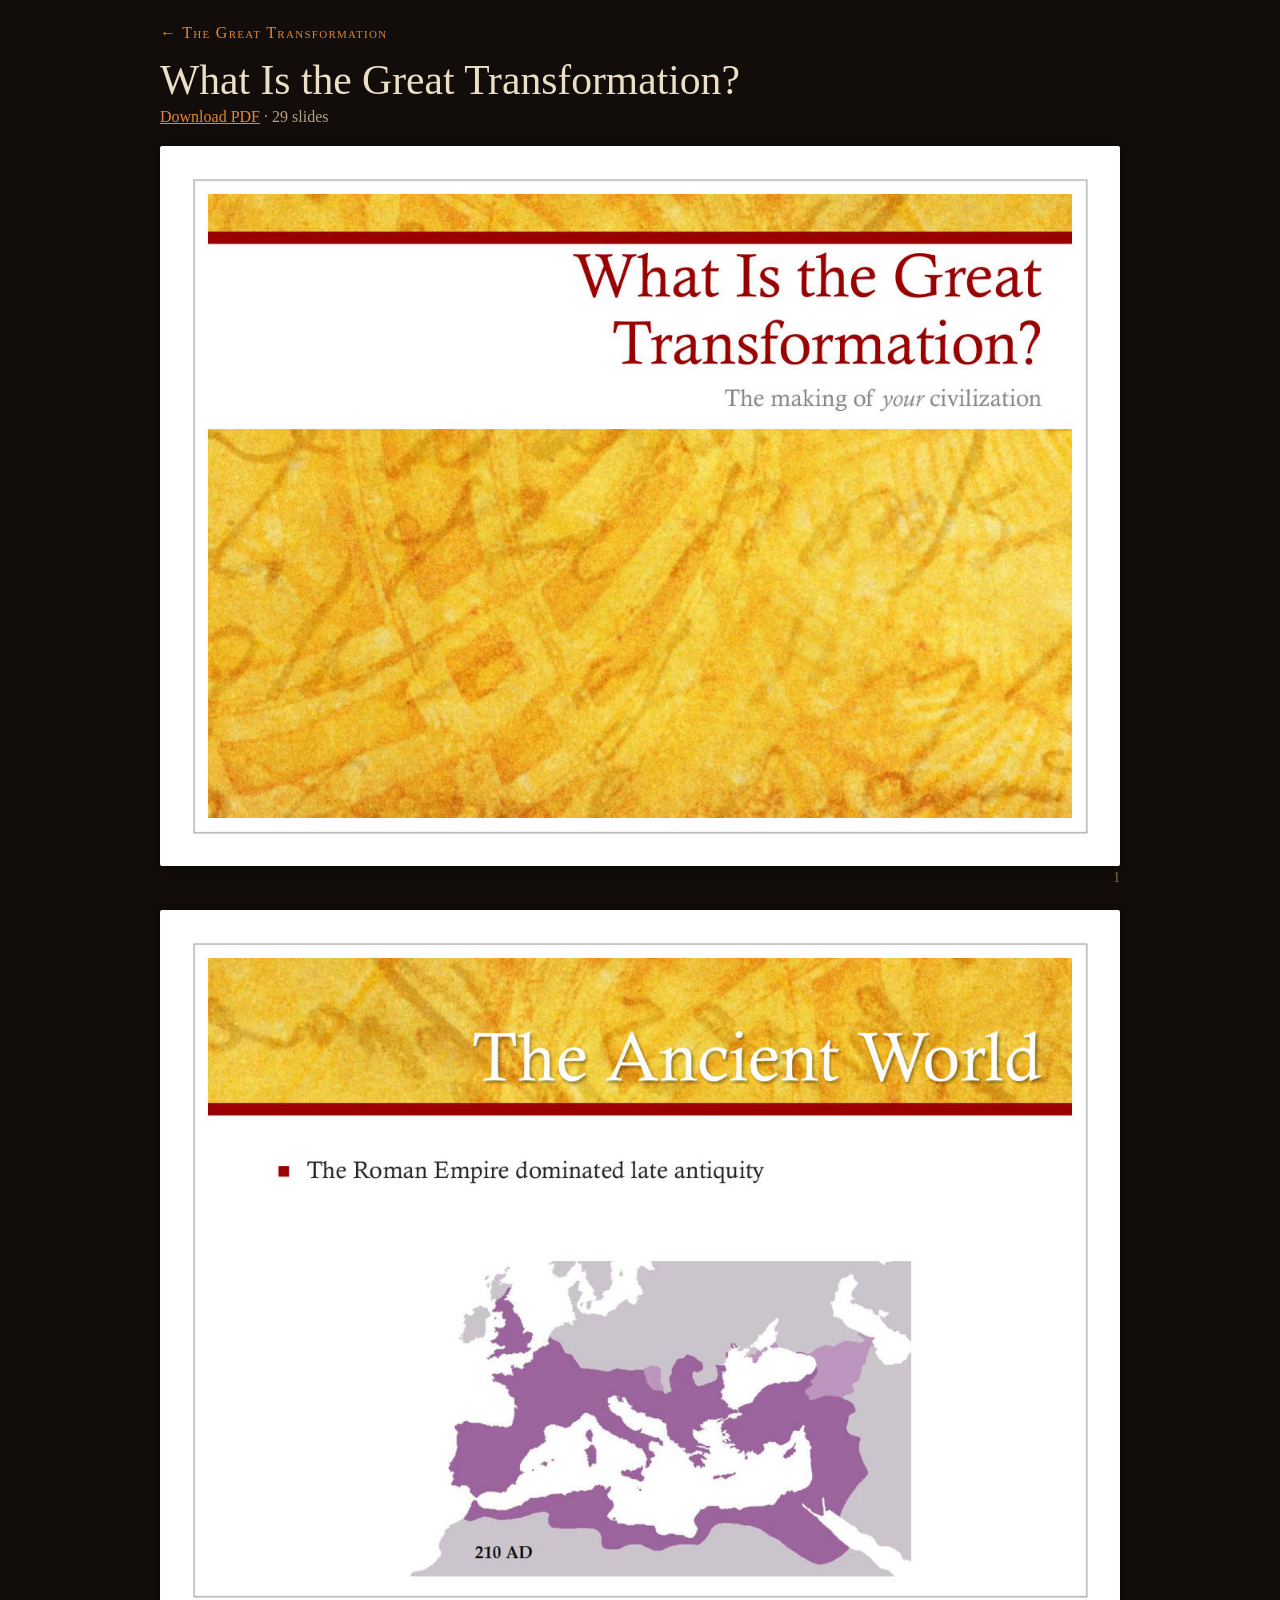
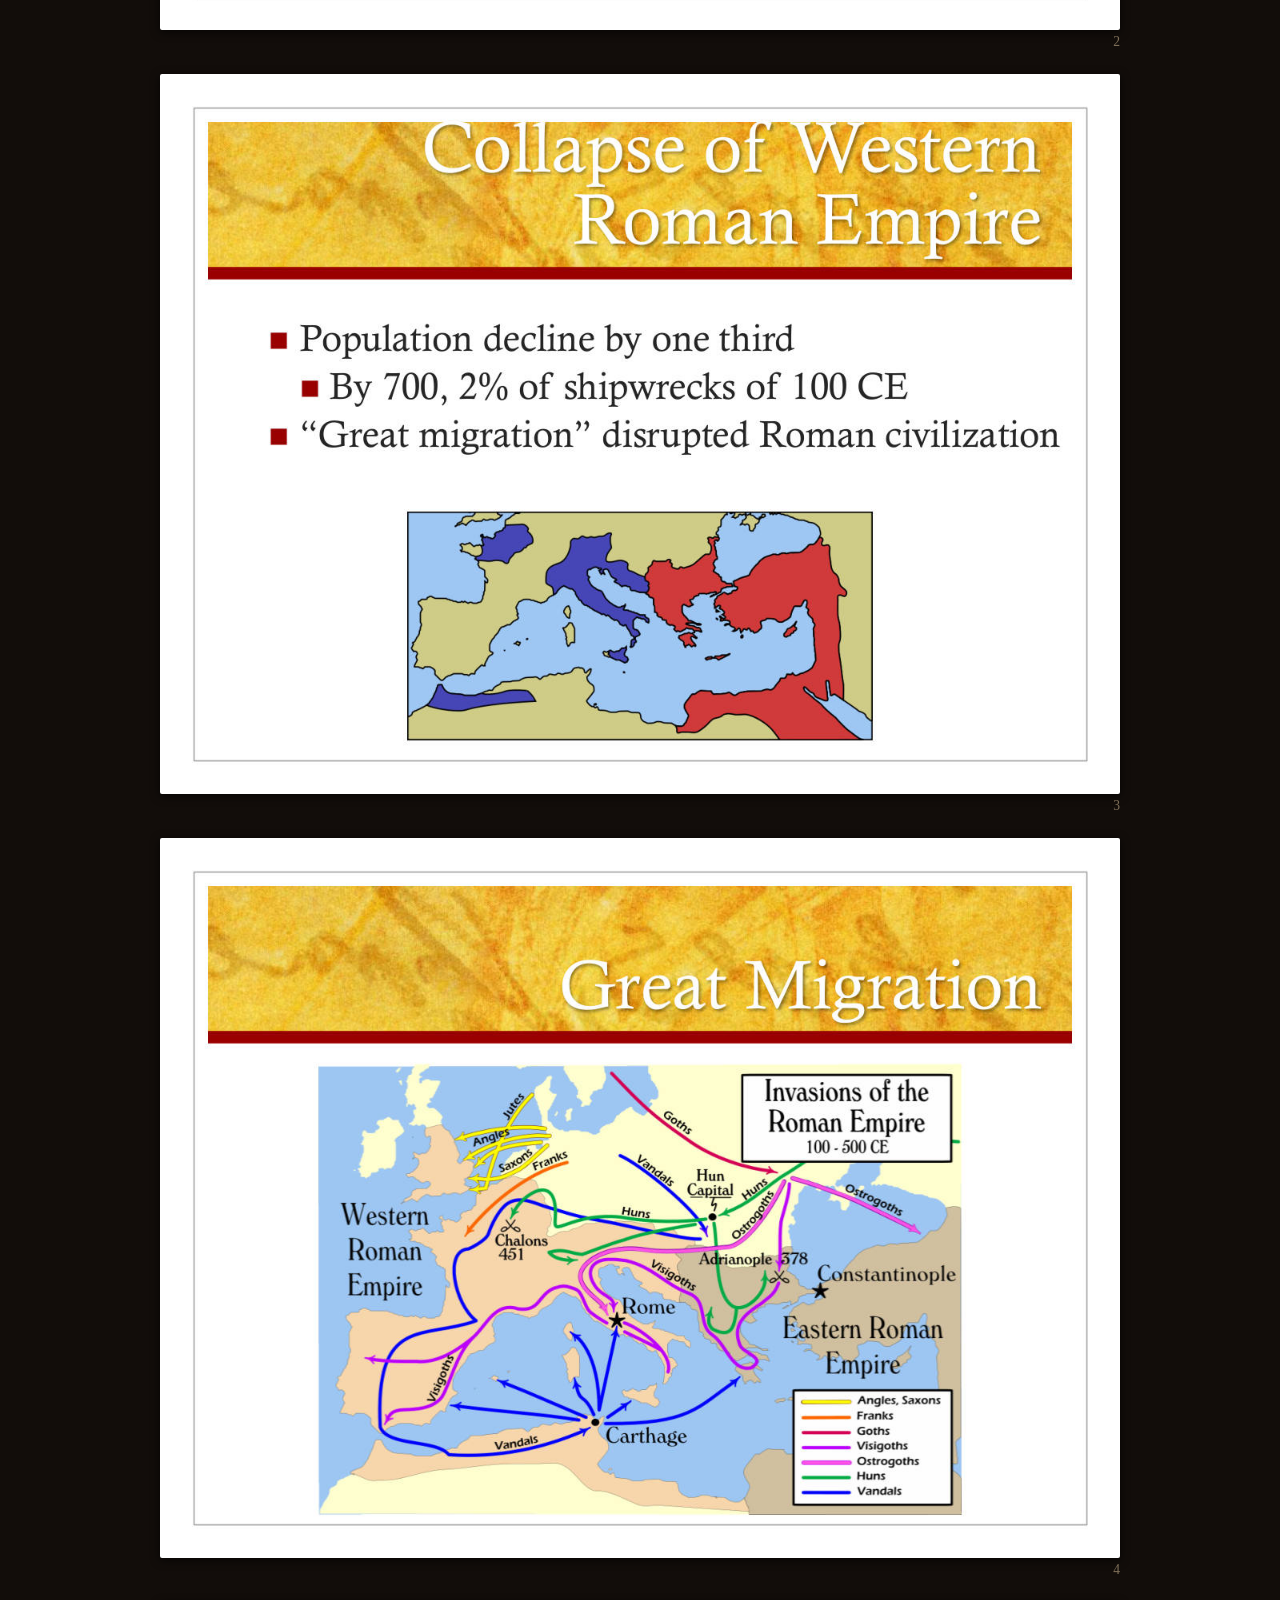
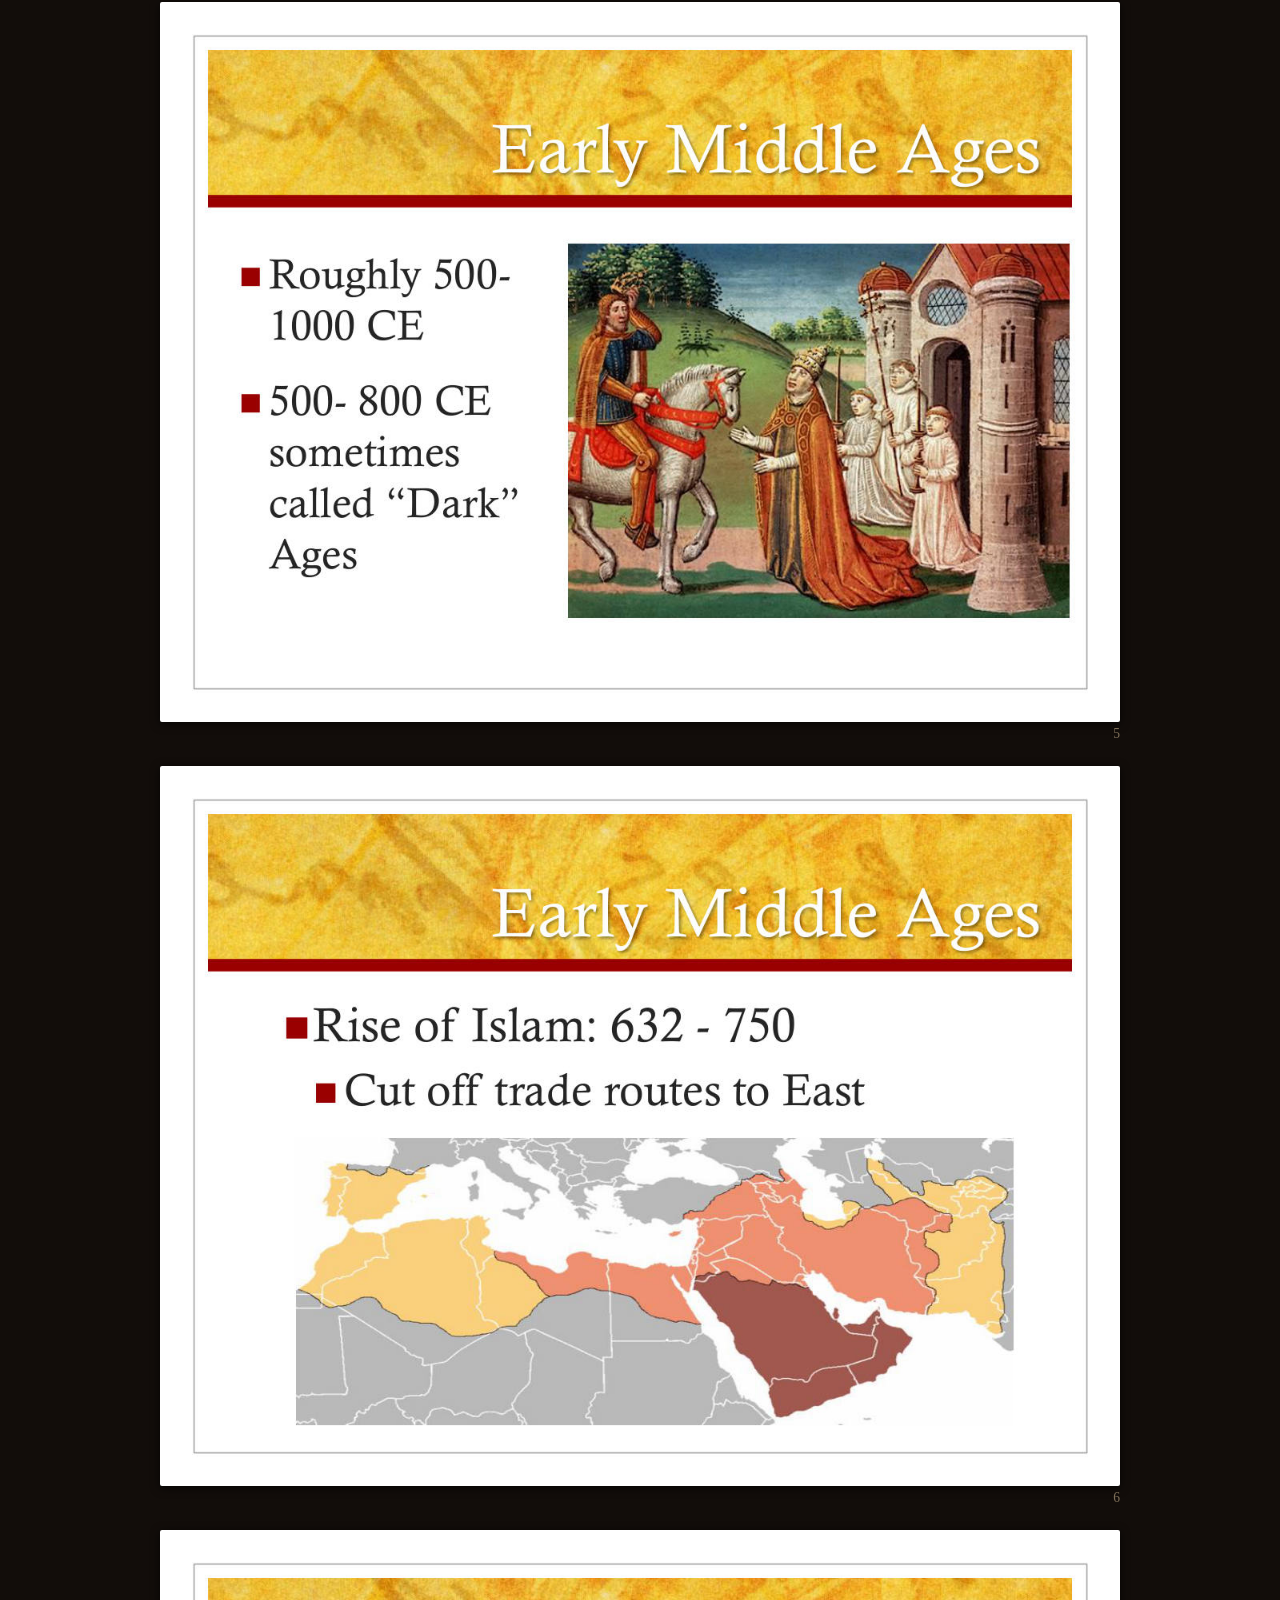
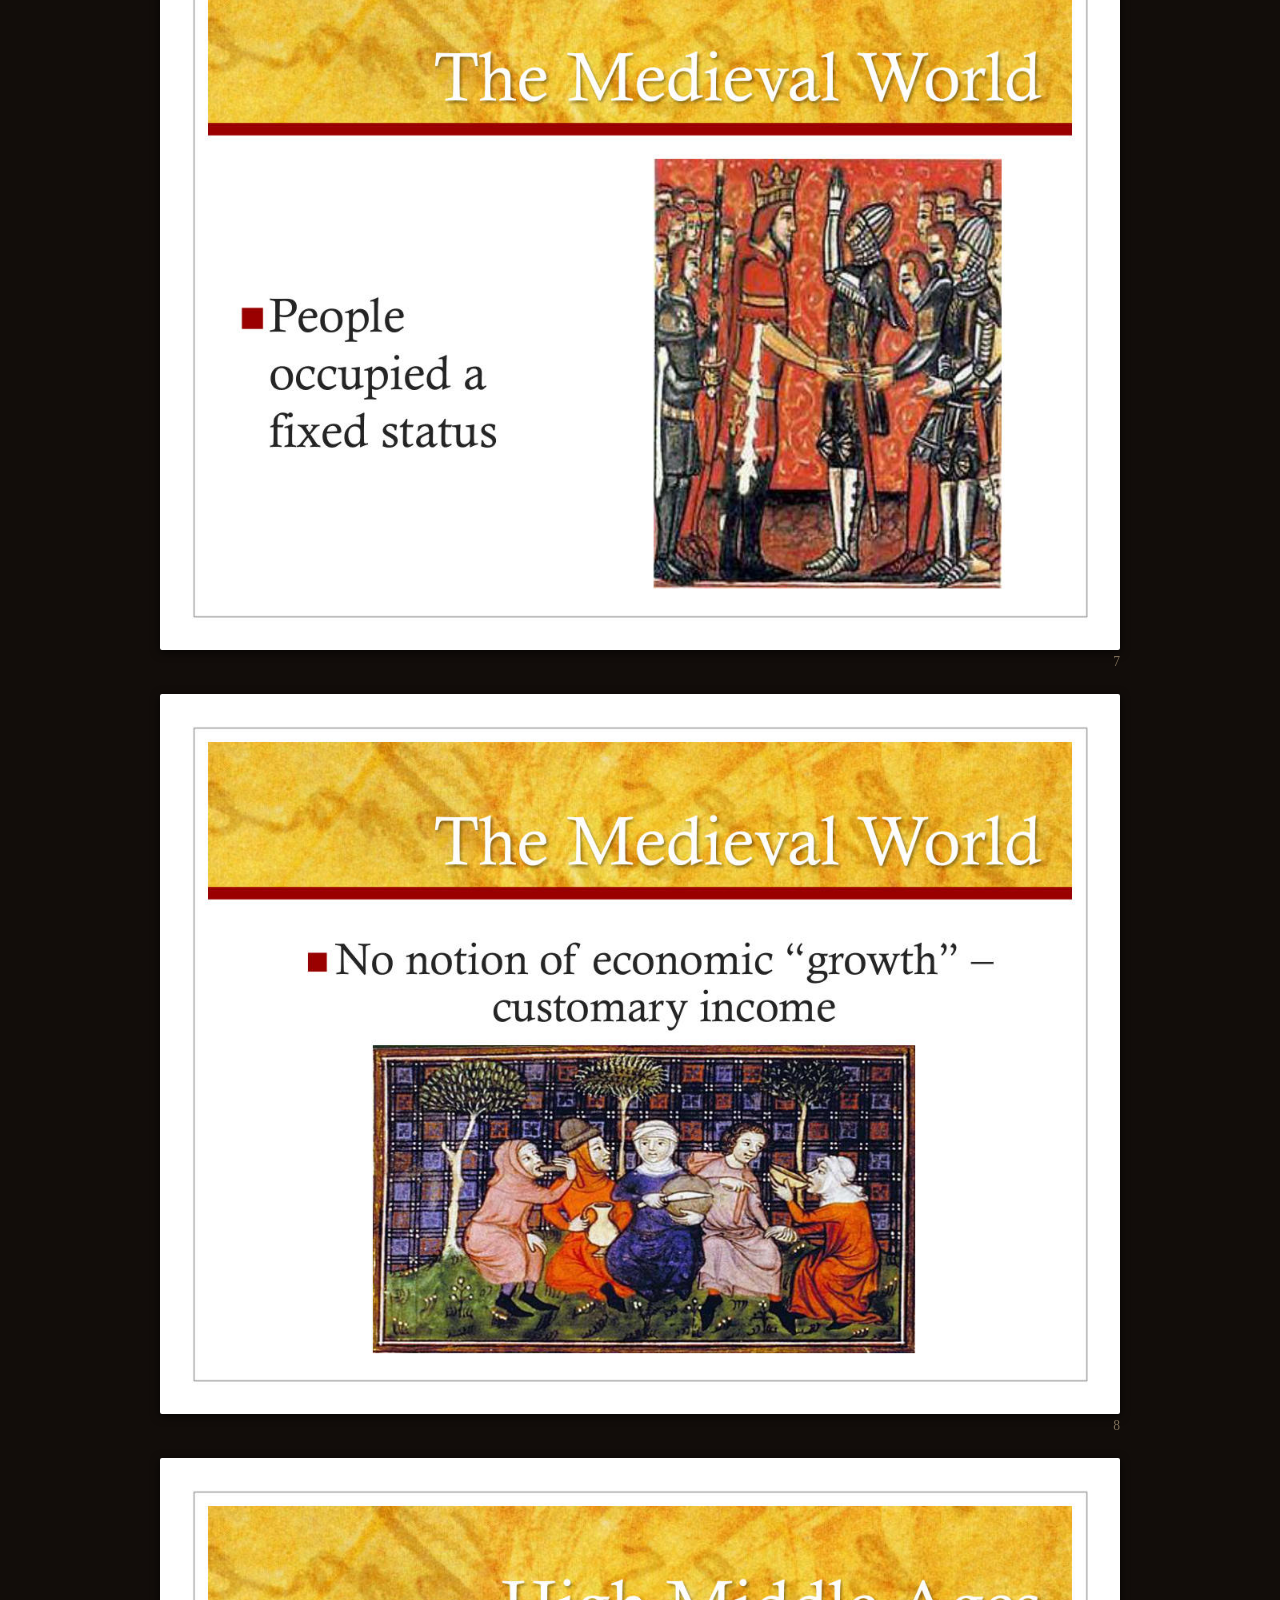
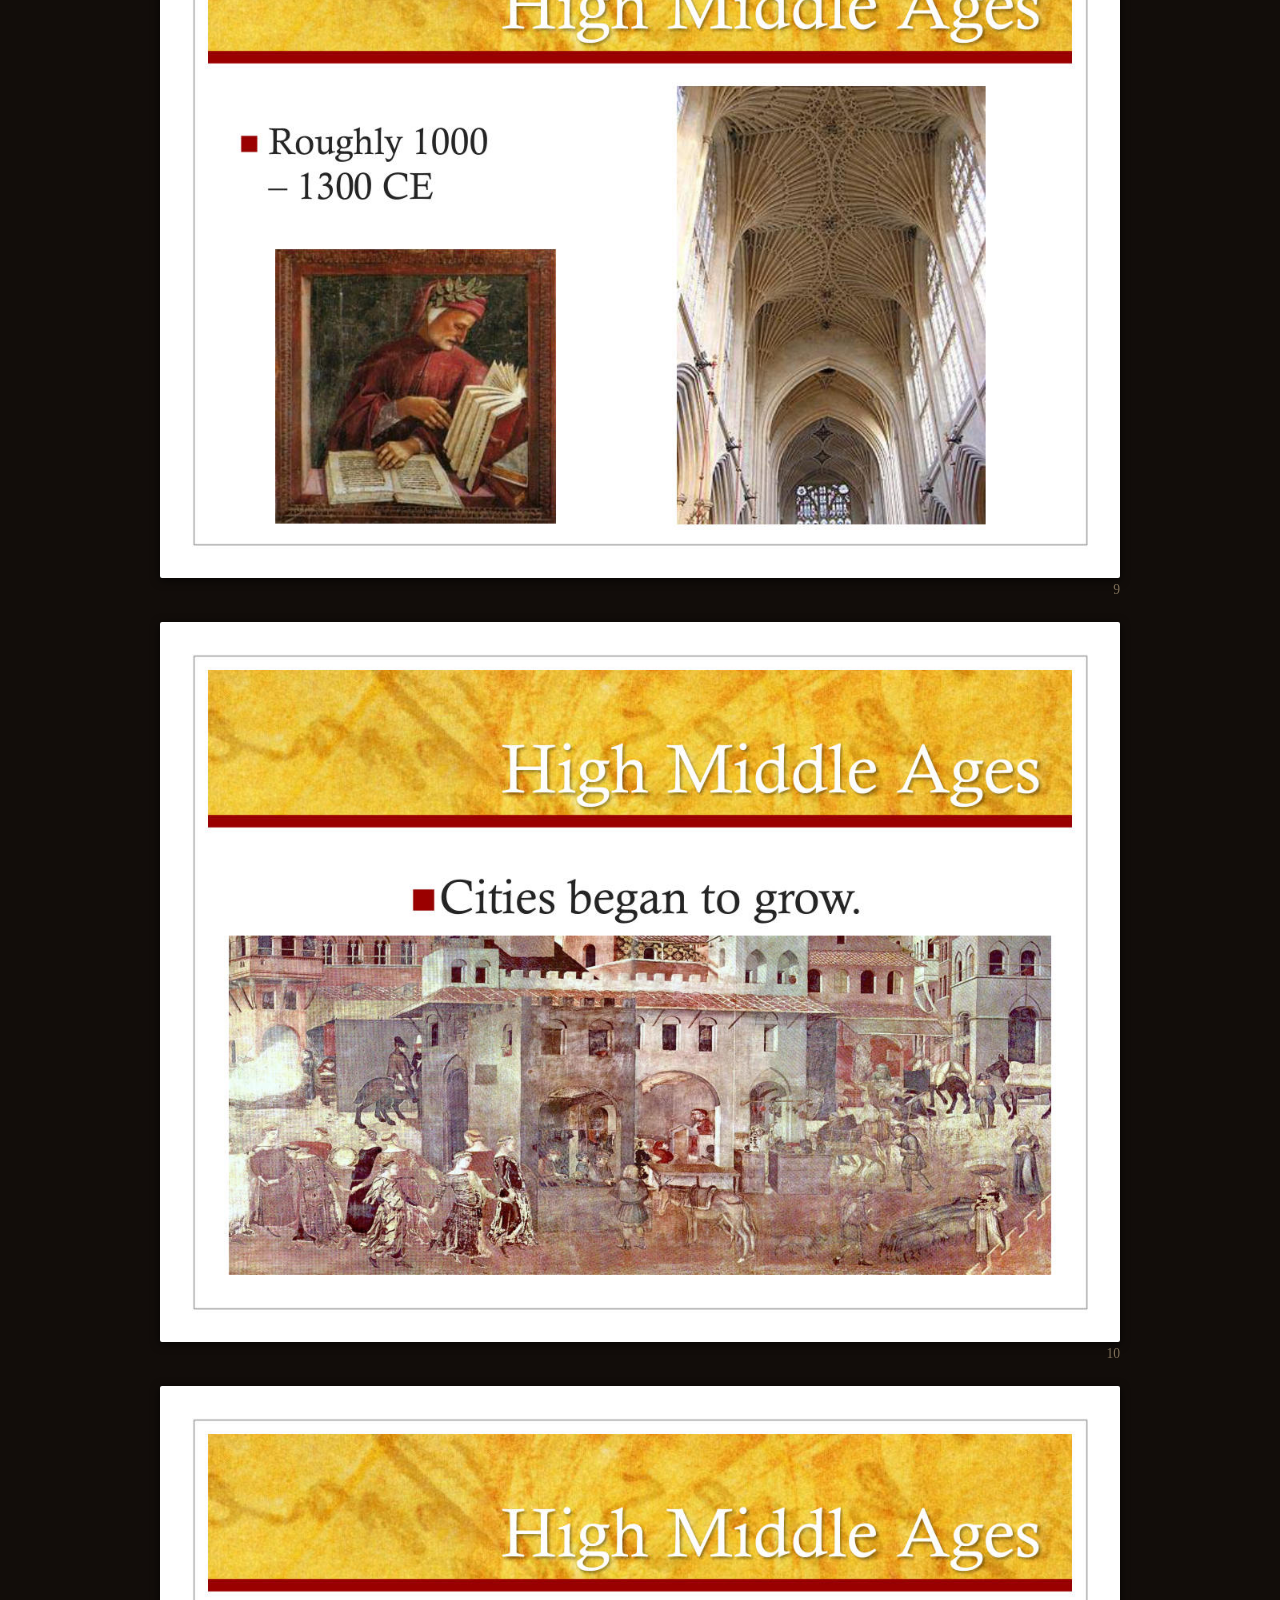
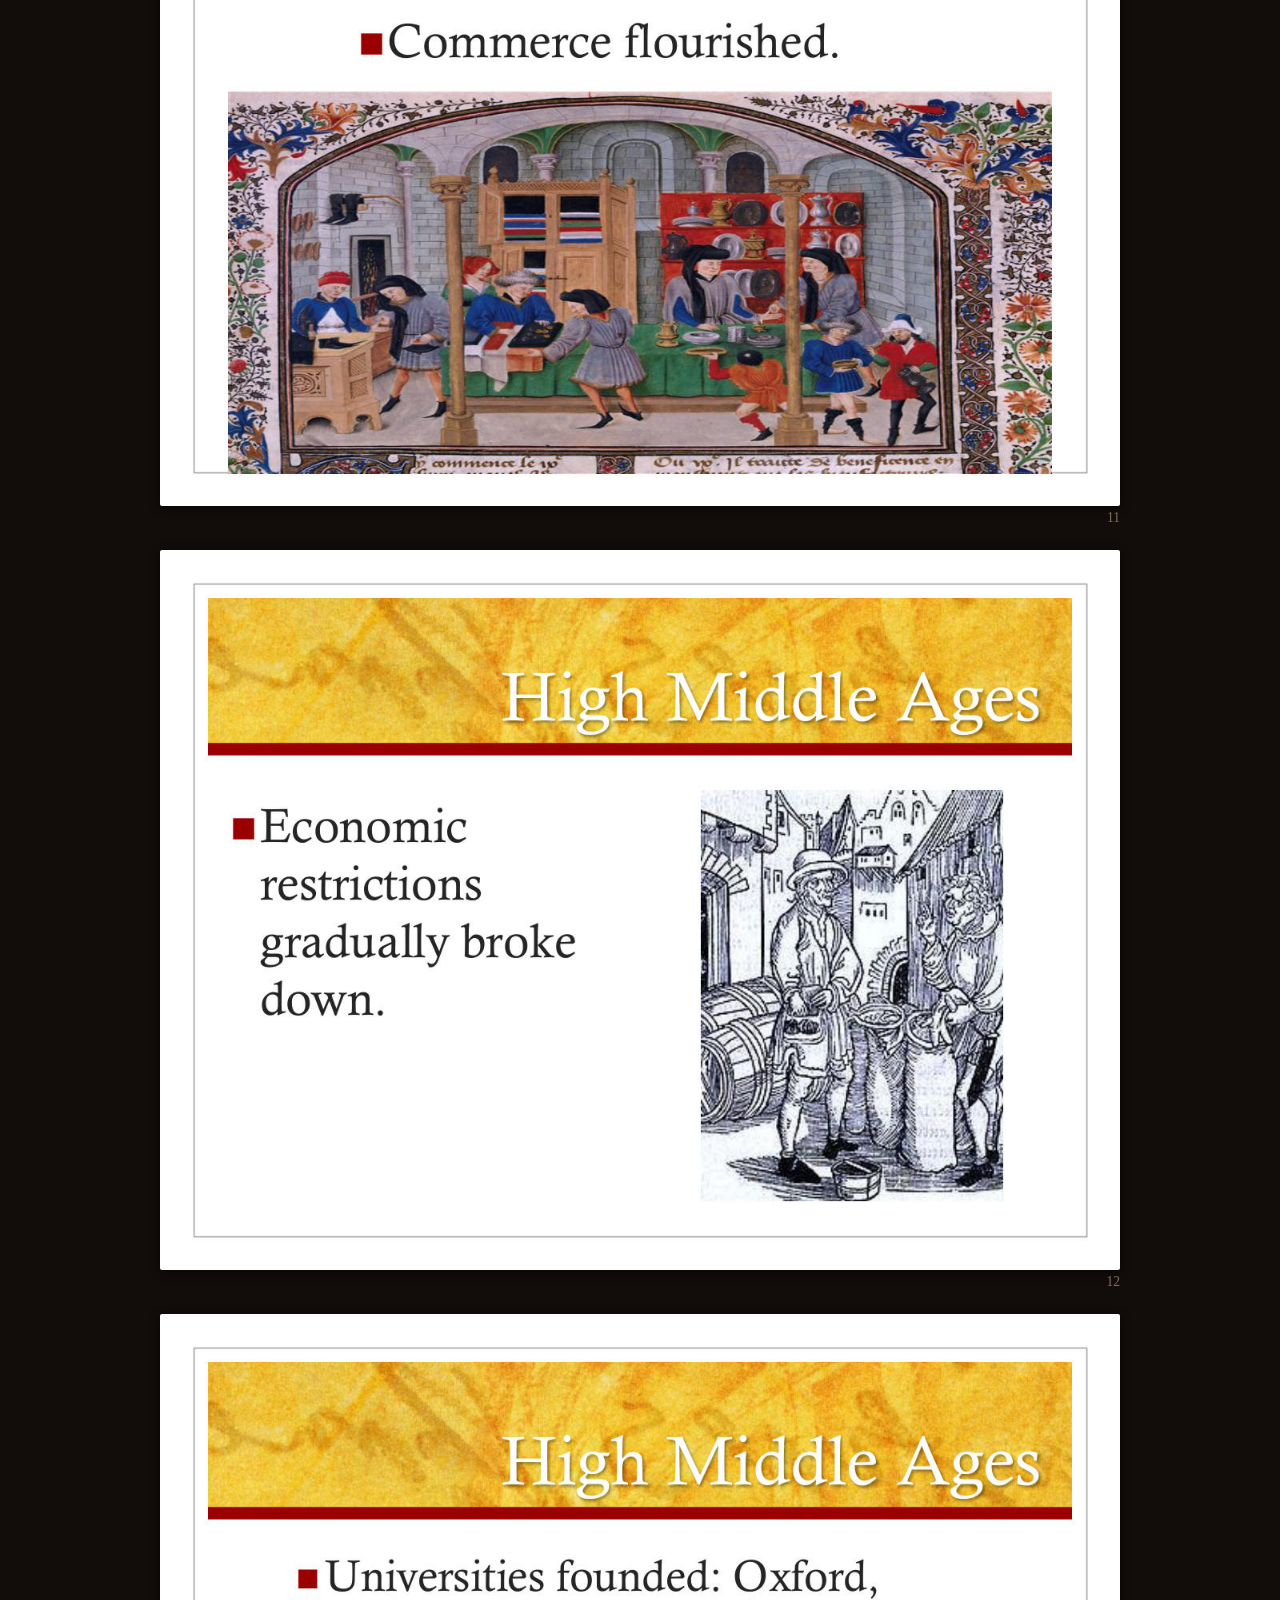
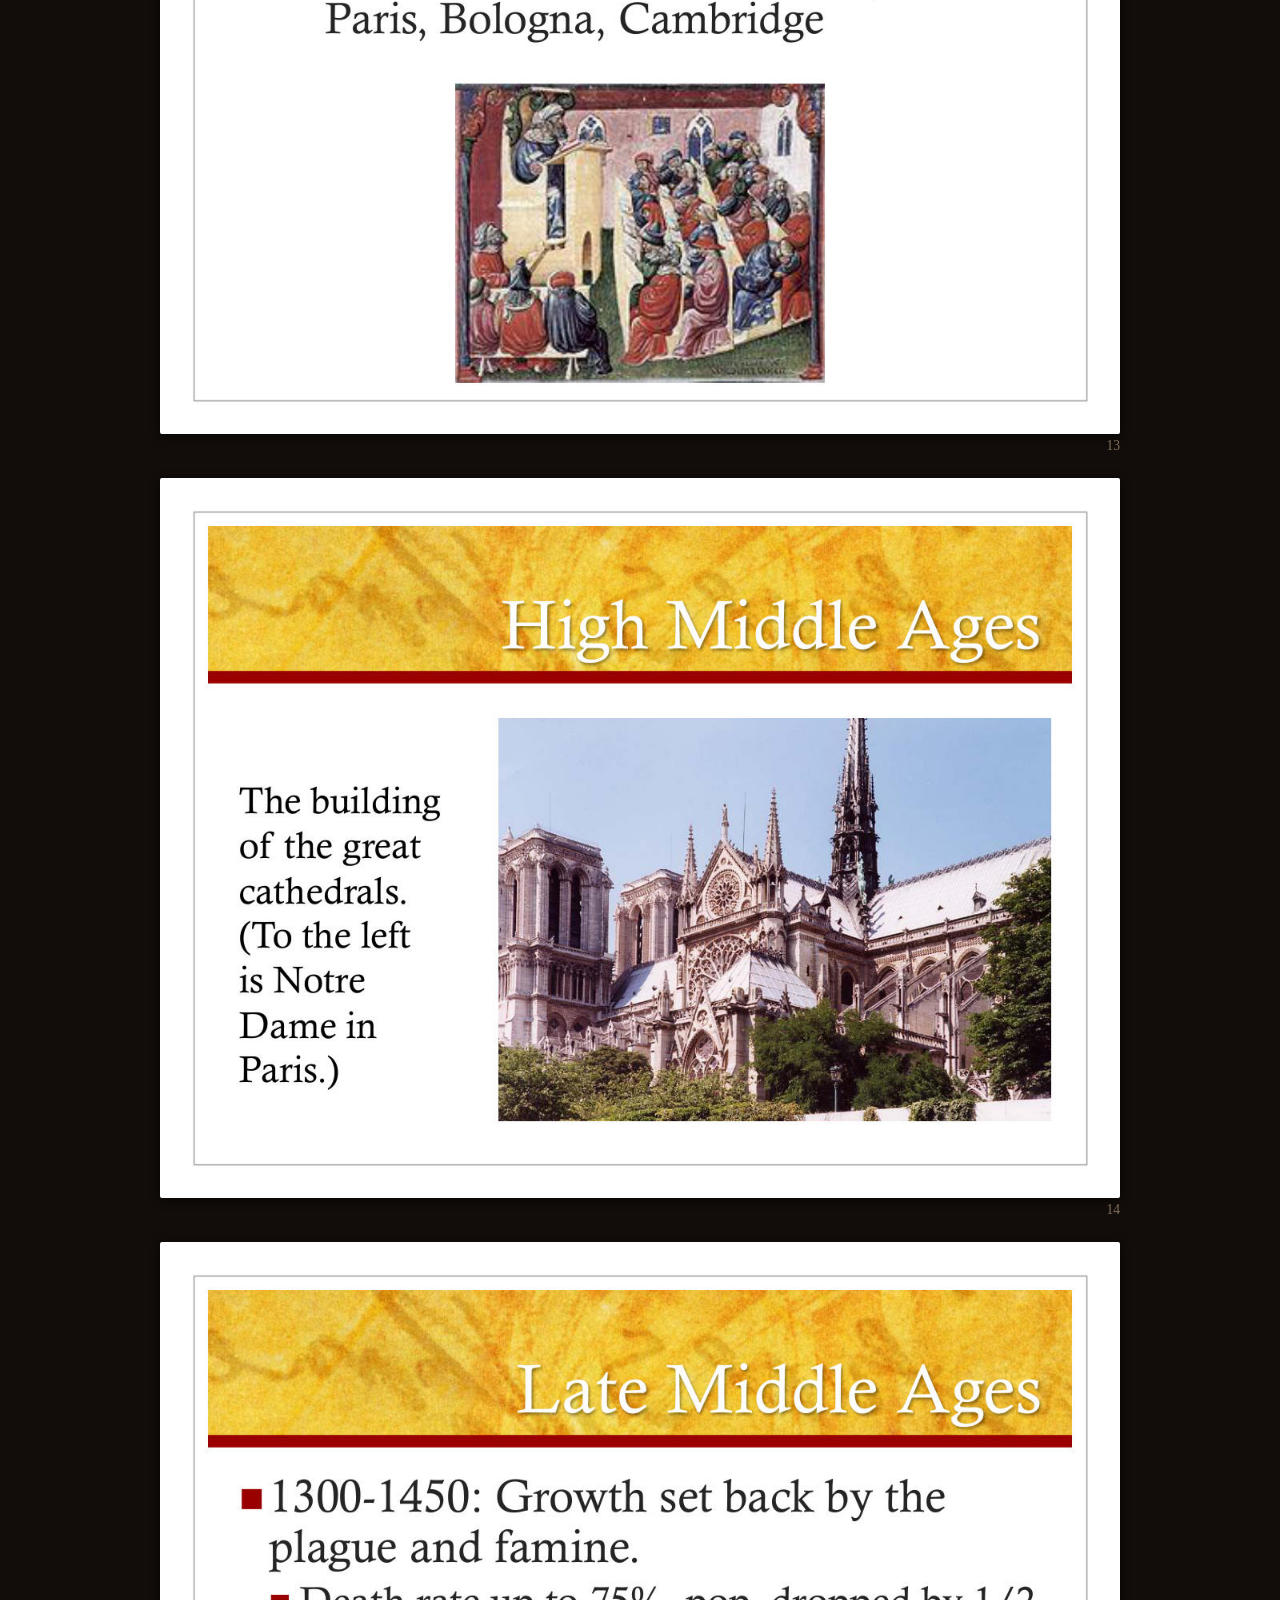
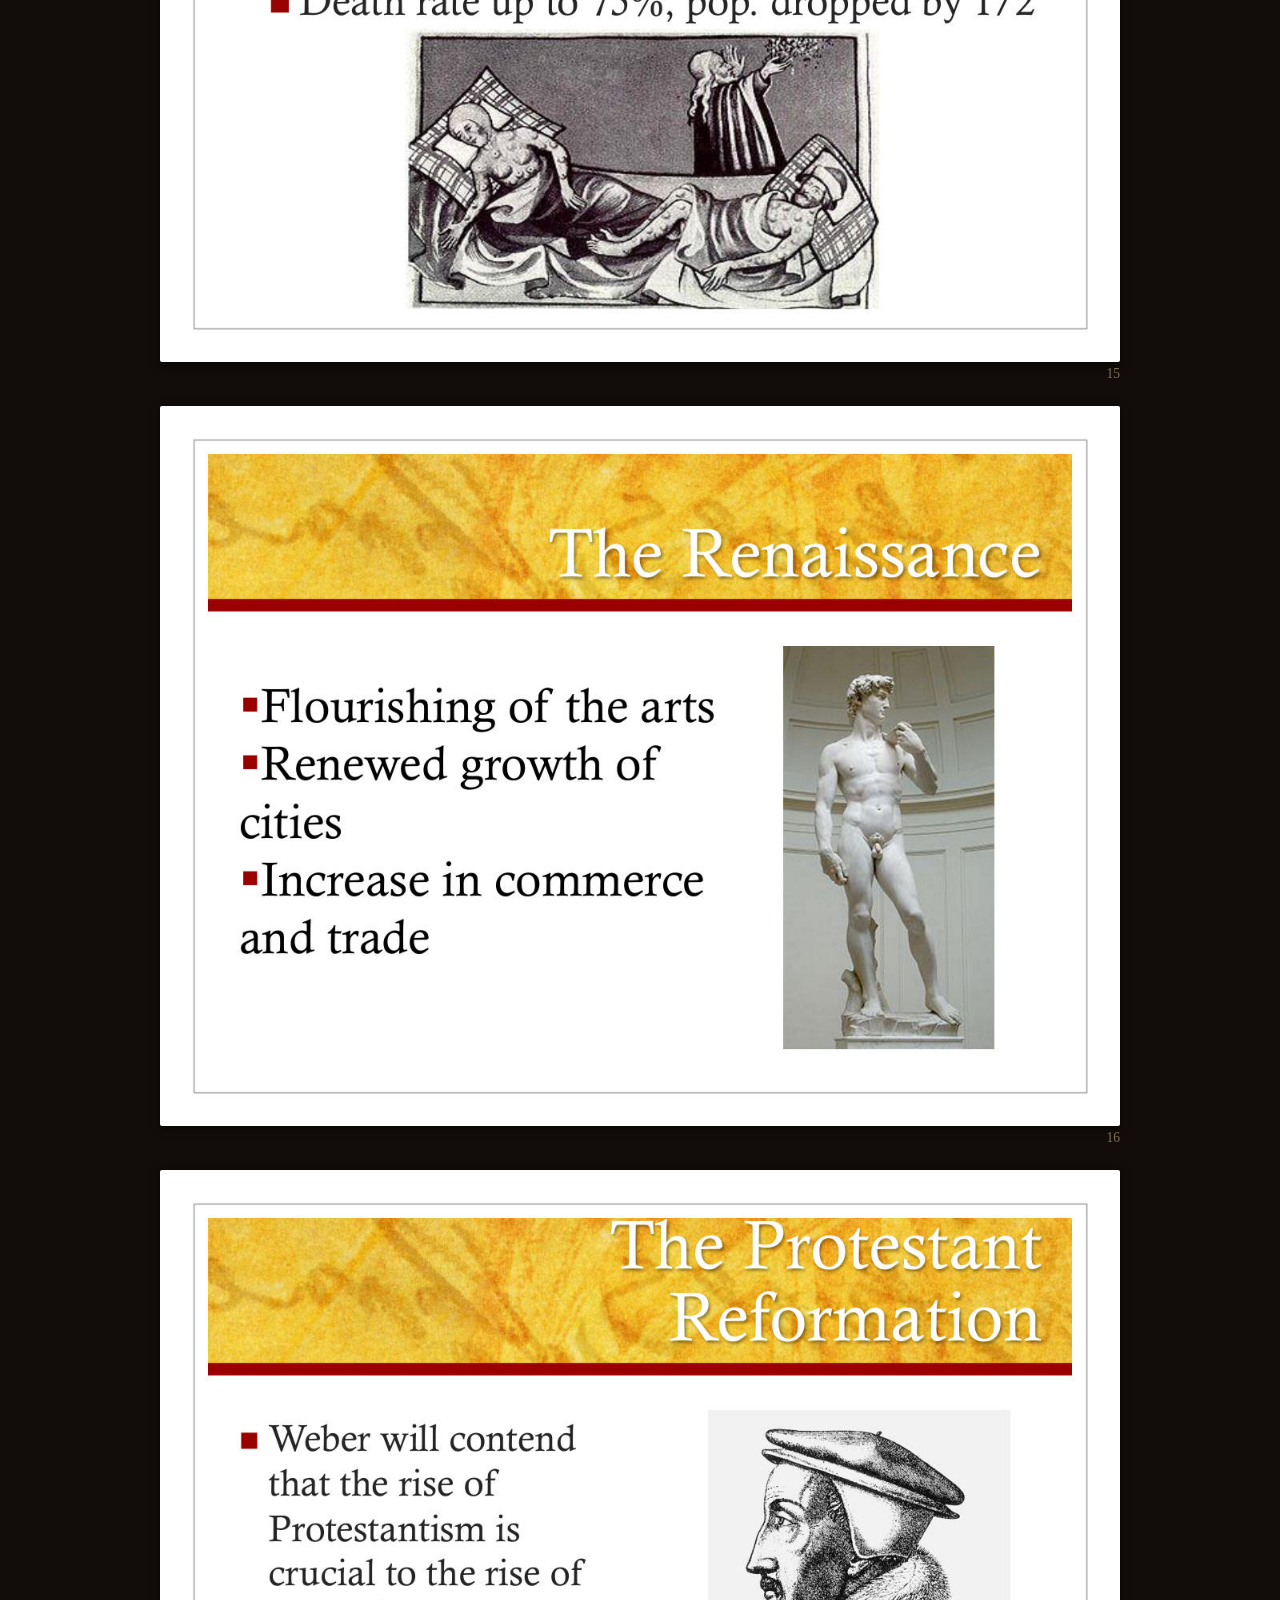
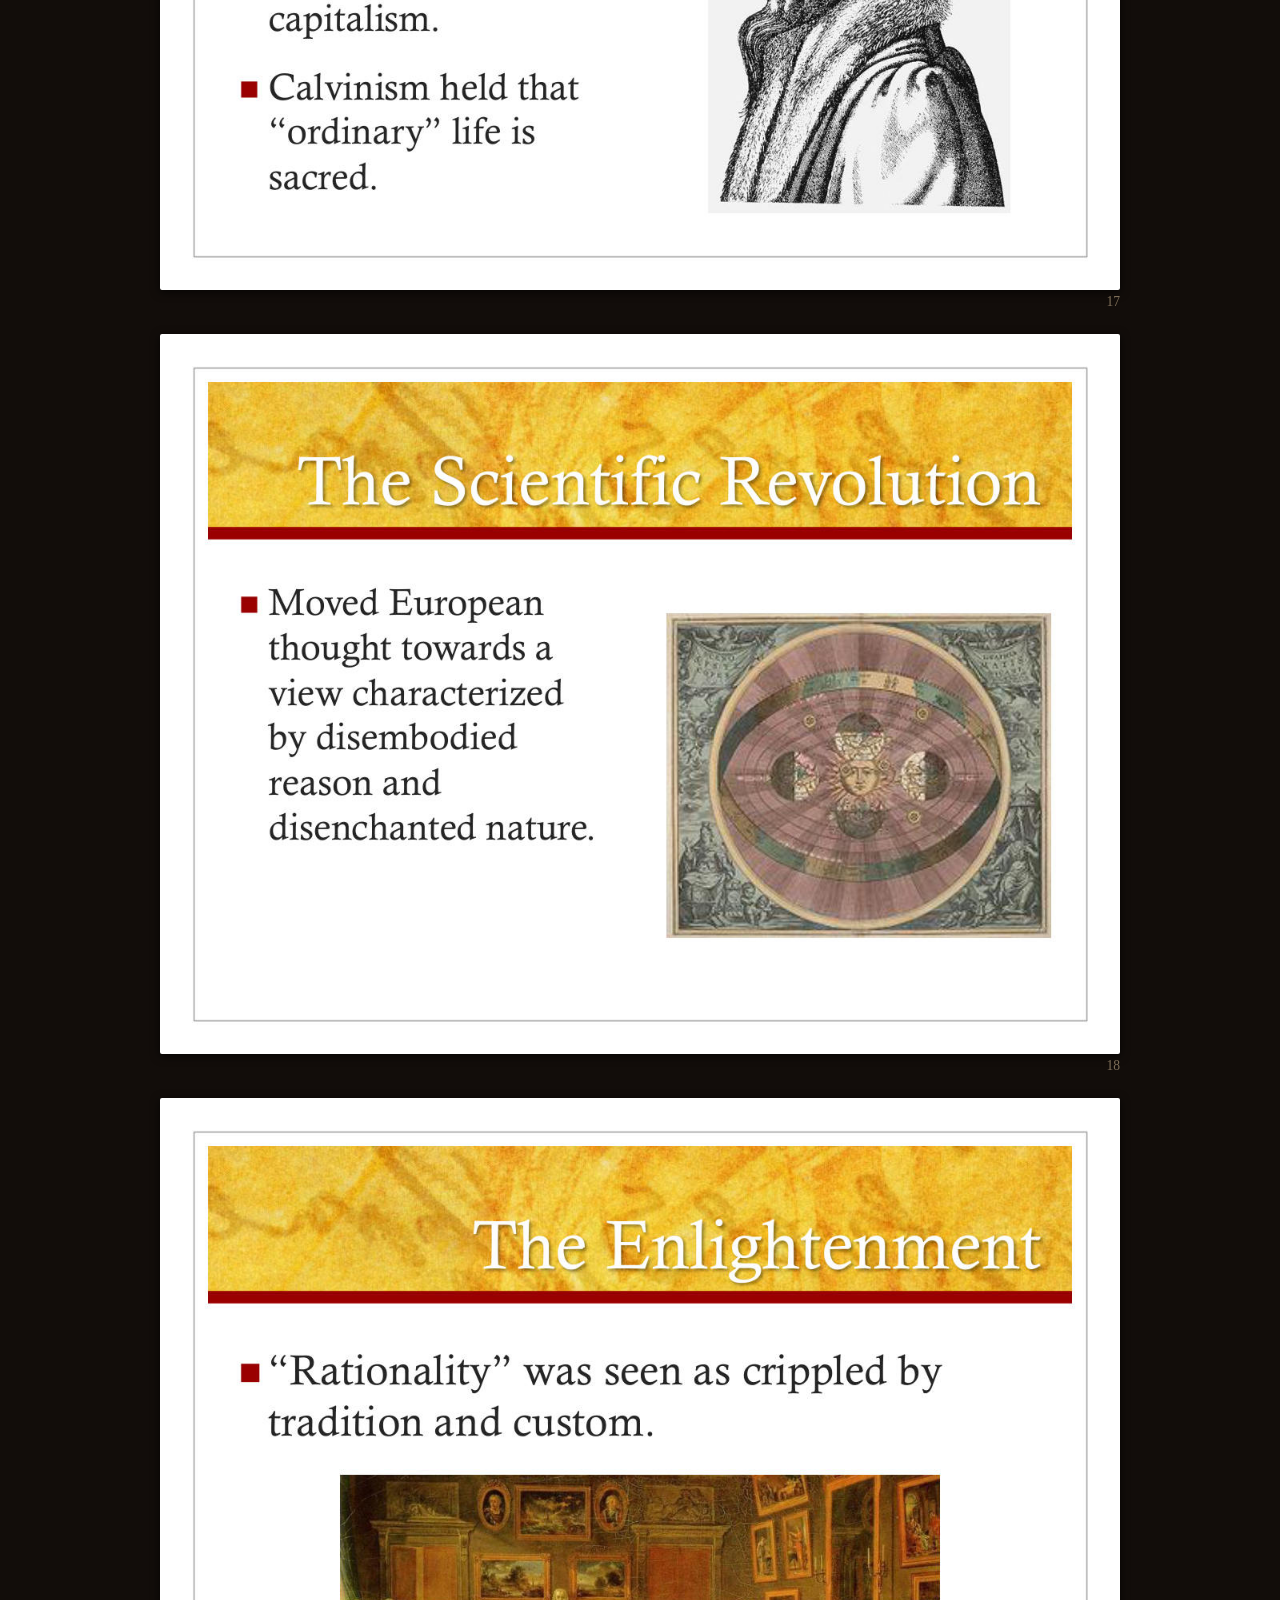
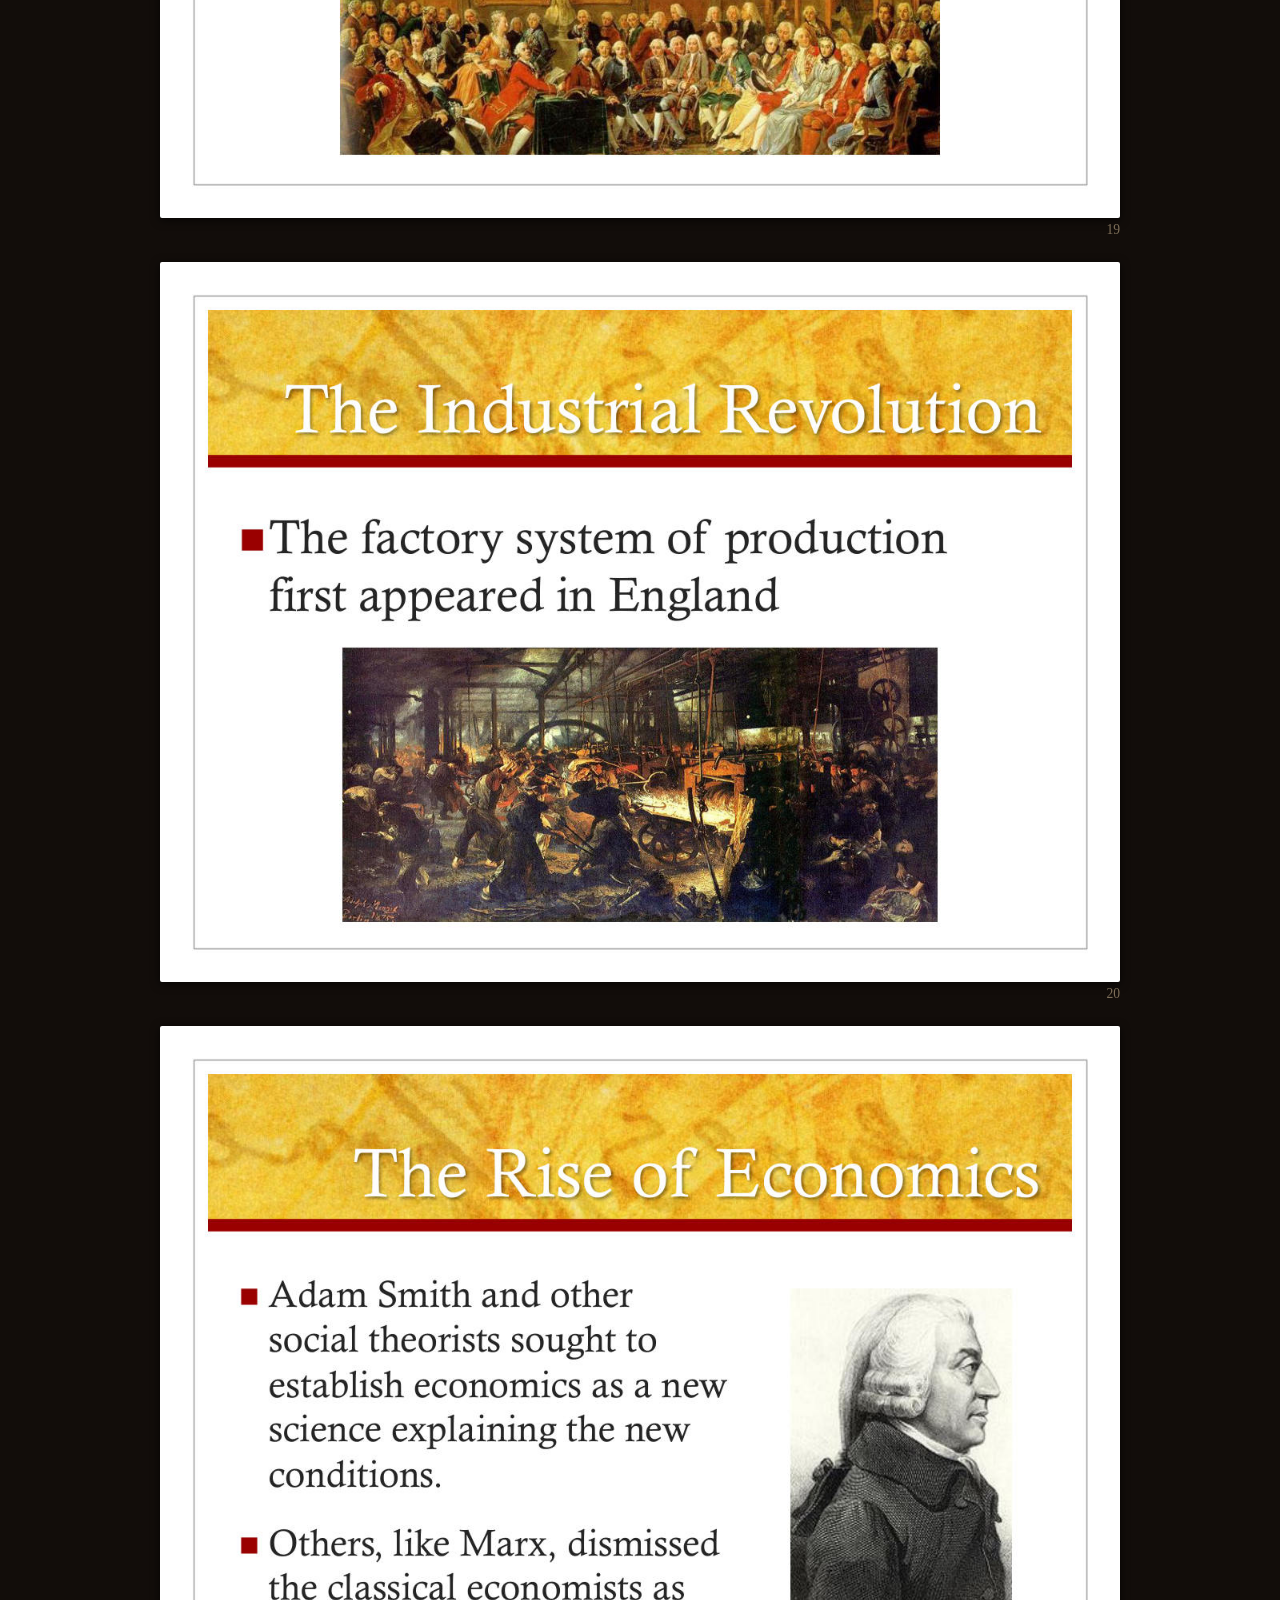
<file: WhatIsGT.html>
<!DOCTYPE html>
<html lang="en">
<head>
  <meta charset="utf-8">
  <meta name="viewport" content="width=device-width, initial-scale=1">
  <title>What Is the Great Transformation? | The Great Transformation</title>
  <link rel="stylesheet" href="slides.css">
</head>
<body>
  <header>
    <p class="home"><a href="index.html">&larr; The Great Transformation</a></p>
    <h1>What Is the Great Transformation?</h1>
    <p><a href="WhatIsGT.pdf">Download PDF</a> &middot; 29 slides</p>
  </header>
  <main>
    <figure id="slide-1">
      <img src="WhatIsGT/slide-01.jpg" width="1200" height="900" alt="What Is the Great Transformation? The making of your civilization">
      <figcaption><a href="#slide-1">1</a></figcaption>
    </figure>
    <figure id="slide-2">
      <img src="WhatIsGT/slide-02.jpg" width="1200" height="900" alt="The Ancient World. The Roman Empire dominated late antiquity" loading="lazy">
      <figcaption><a href="#slide-2">2</a></figcaption>
    </figure>
    <figure id="slide-3">
      <img src="WhatIsGT/slide-03.jpg" width="1200" height="900" alt="Collapse of Western Roman Empire. Population decline by one third. By 700, 2% of shipwrecks of 100 CE. “Great migration” disrupted Roman civilization" loading="lazy">
      <figcaption><a href="#slide-3">3</a></figcaption>
    </figure>
    <figure id="slide-4">
      <img src="WhatIsGT/slide-04.jpg" width="1200" height="900" alt="Great Migration" loading="lazy">
      <figcaption><a href="#slide-4">4</a></figcaption>
    </figure>
    <figure id="slide-5">
      <img src="WhatIsGT/slide-05.jpg" width="1200" height="900" alt="Early Middle Ages. Roughly 500-1000 CE. 500- 800 CE sometimes called “Dark” Ages" loading="lazy">
      <figcaption><a href="#slide-5">5</a></figcaption>
    </figure>
    <figure id="slide-6">
      <img src="WhatIsGT/slide-06.jpg" width="1200" height="900" alt="Early Middle Ages. Rise of Islam: 632 - 750. Cut off trade routes to East" loading="lazy">
      <figcaption><a href="#slide-6">6</a></figcaption>
    </figure>
    <figure id="slide-7">
      <img src="WhatIsGT/slide-07.jpg" width="1200" height="900" alt="The Medieval World. People occupied a fixed status" loading="lazy">
      <figcaption><a href="#slide-7">7</a></figcaption>
    </figure>
    <figure id="slide-8">
      <img src="WhatIsGT/slide-08.jpg" width="1200" height="900" alt="The Medieval World. No notion of economic “growth” – customary income" loading="lazy">
      <figcaption><a href="#slide-8">8</a></figcaption>
    </figure>
    <figure id="slide-9">
      <img src="WhatIsGT/slide-09.jpg" width="1200" height="900" alt="High Middle Ages. Roughly 1000 – 1300 CE" loading="lazy">
      <figcaption><a href="#slide-9">9</a></figcaption>
    </figure>
    <figure id="slide-10">
      <img src="WhatIsGT/slide-10.jpg" width="1200" height="900" alt="High Middle Ages. Cities began to grow." loading="lazy">
      <figcaption><a href="#slide-10">10</a></figcaption>
    </figure>
    <figure id="slide-11">
      <img src="WhatIsGT/slide-11.jpg" width="1200" height="900" alt="High Middle Ages. Commerce flourished." loading="lazy">
      <figcaption><a href="#slide-11">11</a></figcaption>
    </figure>
    <figure id="slide-12">
      <img src="WhatIsGT/slide-12.jpg" width="1200" height="900" alt="High Middle Ages. Economic restrictions gradually broke down." loading="lazy">
      <figcaption><a href="#slide-12">12</a></figcaption>
    </figure>
    <figure id="slide-13">
      <img src="WhatIsGT/slide-13.jpg" width="1200" height="900" alt="High Middle Ages. Universities founded: Oxford, Paris, Bologna, Cambridge" loading="lazy">
      <figcaption><a href="#slide-13">13</a></figcaption>
    </figure>
    <figure id="slide-14">
      <img src="WhatIsGT/slide-14.jpg" width="1200" height="900" alt="High Middle Ages. The building of the great cathedrals. (To the left is Notre. Dame in. Paris.)" loading="lazy">
      <figcaption><a href="#slide-14">14</a></figcaption>
    </figure>
    <figure id="slide-15">
      <img src="WhatIsGT/slide-15.jpg" width="1200" height="900" alt="Late Middle Ages. 1300-1450: Growth set back by the plague and famine. Death rate up to 75%, pop. dropped by 1/2" loading="lazy">
      <figcaption><a href="#slide-15">15</a></figcaption>
    </figure>
    <figure id="slide-16">
      <img src="WhatIsGT/slide-16.jpg" width="1200" height="900" alt="The Renaissance. Flourishing of the arts. Renewed growth of cities. Increase in commerce and trade" loading="lazy">
      <figcaption><a href="#slide-16">16</a></figcaption>
    </figure>
    <figure id="slide-17">
      <img src="WhatIsGT/slide-17.jpg" width="1200" height="900" alt="The Protestant Reformation. Weber will contend that the rise of Protestantism is crucial to the rise of capitalism. Calvinism held that “ordinary” life is sacred." loading="lazy">
      <figcaption><a href="#slide-17">17</a></figcaption>
    </figure>
    <figure id="slide-18">
      <img src="WhatIsGT/slide-18.jpg" width="1200" height="900" alt="The Scientific Revolution. Moved European thought towards a view characterized by disembodied reason and disenchanted nature." loading="lazy">
      <figcaption><a href="#slide-18">18</a></figcaption>
    </figure>
    <figure id="slide-19">
      <img src="WhatIsGT/slide-19.jpg" width="1200" height="900" alt="The Enlightenment. “Rationality” was seen as crippled by tradition and custom." loading="lazy">
      <figcaption><a href="#slide-19">19</a></figcaption>
    </figure>
    <figure id="slide-20">
      <img src="WhatIsGT/slide-20.jpg" width="1200" height="900" alt="The Industrial Revolution. The factory system of production first appeared in England" loading="lazy">
      <figcaption><a href="#slide-20">20</a></figcaption>
    </figure>
    <figure id="slide-21">
      <img src="WhatIsGT/slide-21.jpg" width="1200" height="900" alt="The Rise of Economics. Adam Smith and other social theorists sought to establish economics as a new science explaining the new conditions. Others, like Marx, dismissed the classical economists as apologists for exploitation." loading="lazy">
      <figcaption><a href="#slide-21">21</a></figcaption>
    </figure>
    <figure id="slide-22">
      <img src="WhatIsGT/slide-22.jpg" width="1200" height="900" alt="Output Soared. For the first time in history, part of the world saw sustained economic growth." loading="lazy">
      <figcaption><a href="#slide-22">22</a></figcaption>
    </figure>
    <figure id="slide-23">
      <img src="WhatIsGT/slide-23.jpg" width="1200" height="900" alt="The Backlash Against Industrialism. But was the new wealth being shared justly? And did it justify the conditions found in industrial society?" loading="lazy">
      <figcaption><a href="#slide-23">23</a></figcaption>
    </figure>
    <figure id="slide-24">
      <img src="WhatIsGT/slide-24.jpg" width="1200" height="900" alt="The Rise of Socialism. Did not question the value of mass production. But held that democratic control of production would “rationalize” the economy." loading="lazy">
      <figcaption><a href="#slide-24">24</a></figcaption>
    </figure>
    <figure id="slide-25">
      <img src="WhatIsGT/slide-25.jpg" width="1200" height="900" alt="World War I: A Crisis for Liberalism. Liberal society was supposed to promise an ever-better social world. The massive destruction and brutality of this war threw that promise into doubt." loading="lazy">
      <figcaption><a href="#slide-25">25</a></figcaption>
    </figure>
    <figure id="slide-26">
      <img src="WhatIsGT/slide-26.jpg" width="1200" height="900" alt="The Great Depression. A second crisis for liberalism. Is capitalism inherently unstable? To what extent can the government “fix” and downturn?" loading="lazy">
      <figcaption><a href="#slide-26">26</a></figcaption>
    </figure>
    <figure id="slide-27">
      <img src="WhatIsGT/slide-27.jpg" width="1200" height="900" alt="A New World War. Does capitalism inherently generate warfare? How can we prevent a Third World War?" loading="lazy">
      <figcaption><a href="#slide-27">27</a></figcaption>
    </figure>
    <figure id="slide-28">
      <img src="WhatIsGT/slide-28.jpg" width="1200" height="900" alt="The Cold War Between Economic Systems. The “Cold War” after World War II was often seen as a direct competition between capitalism and socialism. Did capitalism win?" loading="lazy">
      <figcaption><a href="#slide-28">28</a></figcaption>
    </figure>
    <figure id="slide-29">
      <img src="WhatIsGT/slide-29.jpg" width="1200" height="900" alt="A Crisis for Global Capitalism? The financial crisis and the bailouts. The debate over health care reform." loading="lazy">
      <figcaption><a href="#slide-29">29</a></figcaption>
    </figure>
  </main>
</body>
</html>
</file>
<file: style.css>
/* The Great Transformation: the index page.
 *
 * The Industrial Revolution by firelight: Loutherbourg's Coalbrookdale by
 * Night under a veil of soot, text in old parchment, accents the orange
 * of the furnace glow. slides.css shares the palette.
 */

:root {
  --soot: #120d0a;
  --panel: rgba(22, 15, 11, 0.82);
  --text: #ecdfc6;           /* parchment */
  --dim: #b3a183;
  --ember: #e0873a;          /* furnace glow */
  --rust: #8e3b1f;
  --rule: rgba(224, 135, 58, 0.35);
  --serif: "Iowan Old Style", "Palatino Linotype", Palatino, "Book Antiqua",
           Georgia, serif;
}

* { box-sizing: border-box; }

html { background: var(--soot); }

body {
  margin: 0;
  color: var(--text);
  font: 1.05rem/1.6 var(--serif);
}

/* The painting lies on a layer fixed to the screen, so "cover" sizes it to
   the screen (iPad and iPhone Safari ignore background-attachment: fixed).
   The veil darkens it most at the bottom, where the list of lectures sits. */
body::before {
  content: "";
  position: fixed;
  top: 0;
  left: 0;
  width: 100%;
  height: 100vh;
  height: 100lvh;
  z-index: -1;
  pointer-events: none;
  background:
    linear-gradient(180deg, rgba(18, 13, 10, 0.35) 0%,
                    rgba(18, 13, 10, 0.7) 45%, rgba(18, 13, 10, 0.9) 100%),
    url("graphics/coalbrookdale.jpg") center 40% / cover no-repeat;
}

a { color: var(--text); text-decoration-color: var(--ember); }
a:hover { color: #fff3dc; }

/* hero */

.hero {
  max-width: 900px;
  margin: 0 auto;
  padding: 5rem 1.5rem 3rem;
  text-shadow: 0 1px 3px rgba(0, 0, 0, 0.8), 0 0 24px rgba(0, 0, 0, 0.6);
}

.kicker {
  margin: 0;
  color: var(--ember);
  font-variant: small-caps;
  letter-spacing: 0.12em;
}

h1 {
  margin: 0.2rem 0 0.4rem;
  font-weight: normal;
  font-size: clamp(2.6rem, 7vw, 4.6rem);
  line-height: 1.02;
  letter-spacing: -0.01em;
}

.subtitle {
  margin: 0 0 2.2rem;
  font-size: 1.3rem;
  font-style: italic;
  color: var(--dim);
}

blockquote {
  max-width: 40rem;
  margin: 0;
  padding: 0.2rem 0 0.2rem 1.2rem;
  border-left: 3px solid var(--ember);
}

blockquote p { margin: 0 0 0.5rem; font-size: 1.12rem; }

cite {
  font-style: normal;
  font-size: 0.92rem;
  color: var(--dim);
}

/* lectures */

main {
  max-width: 900px;
  margin: 0 auto;
  padding: 0 1.5rem 3rem;
}

h2 {
  margin: 0 0 1rem;
  font-weight: normal;
  font-variant: small-caps;
  letter-spacing: 0.1em;
  color: var(--ember);
  border-bottom: 1px solid var(--rule);
}

.decks {
  list-style: none;
  margin: 0;
  padding: 0;
  counter-reset: deck;
}

.decks li {
  counter-increment: deck;
  display: grid;
  grid-template-columns: 1fr auto;
  align-items: center;
  gap: 0.5rem 1rem;
  margin-bottom: 0.8rem;
  padding: 0.7rem 1rem 0.7rem 0.7rem;
  background: var(--panel);
  border: 1px solid rgba(224, 135, 58, 0.15);
  border-radius: 4px;
  transition: border-color 0.15s, background 0.15s;
}

.decks li:hover {
  border-color: var(--ember);
  background: rgba(34, 22, 15, 0.9);
}

.decks li > a {
  display: flex;
  align-items: center;
  gap: 1rem;
  text-decoration: none;
}

.decks img {
  flex: none;
  width: 120px;
  height: 90px;
  object-fit: cover;
  border-radius: 2px;
  box-shadow: 0 1px 4px rgba(0, 0, 0, 0.6);
}

.decks .title {
  display: block;
  font-size: 1.2rem;
  line-height: 1.25;
}

.decks .title::before {
  content: counter(deck) ". ";
  color: var(--ember);
}

.decks .blurb {
  display: block;
  color: var(--dim);
  font-style: italic;
}

.decks .meta {
  font-size: 0.88rem;
  color: var(--dim);
  white-space: nowrap;
}

footer {
  max-width: 900px;
  margin: 0 auto;
  padding: 1rem 1.5rem 2.5rem;
  font-size: 0.85rem;
  color: var(--dim);
}

footer a { color: var(--dim); }

@media (max-width: 600px) {
  .hero { padding-top: 3rem; }
  .decks li { grid-template-columns: 1fr; }
  .decks img { width: 80px; height: 60px; }
  .decks .meta { padding-left: calc(80px + 1rem); }
}
</file>
<file: slides.css>
/* Shared styles for the slide pages generated by utils/pdf2html.py, in the
   palette of the index page (style.css): soot, parchment, and ember. */

body {
  margin: 0;
  background: #120d0a;
  color: #ecdfc6;
  font-family: "Iowan Old Style", "Palatino Linotype", Palatino,
               "Book Antiqua", Georgia, serif;
}

header {
  max-width: 960px;
  margin: 0 auto;
  padding: 1.5rem 1rem 1.25rem;
}

.home {
  margin: 0 0 1rem;
  font-variant: small-caps;
  letter-spacing: 0.08em;
}

.home a {
  text-decoration: none;
}

h1 {
  margin: 0 0 0.25rem;
  font-weight: normal;
  font-size: clamp(1.8rem, 5vw, 2.6rem);
  line-height: 1.1;
}

header p {
  margin: 0;
  color: #b3a183;
}

a {
  color: #e0873a;
}

a:hover {
  color: #ffb070;
}

main {
  max-width: 960px;
  margin: 0 auto;
  padding: 0 1rem 3rem;
}

figure {
  margin: 0 0 1.5rem;
}

figure img {
  display: block;
  width: 100%;
  height: auto;
  border-radius: 2px;
  box-shadow: 0 2px 10px rgba(0, 0, 0, 0.7);
}

figcaption {
  margin-top: 0.25rem;
  text-align: right;
  font-size: 0.85rem;
}

figcaption a {
  color: #7d6e58;
  text-decoration: none;
}
</file>
